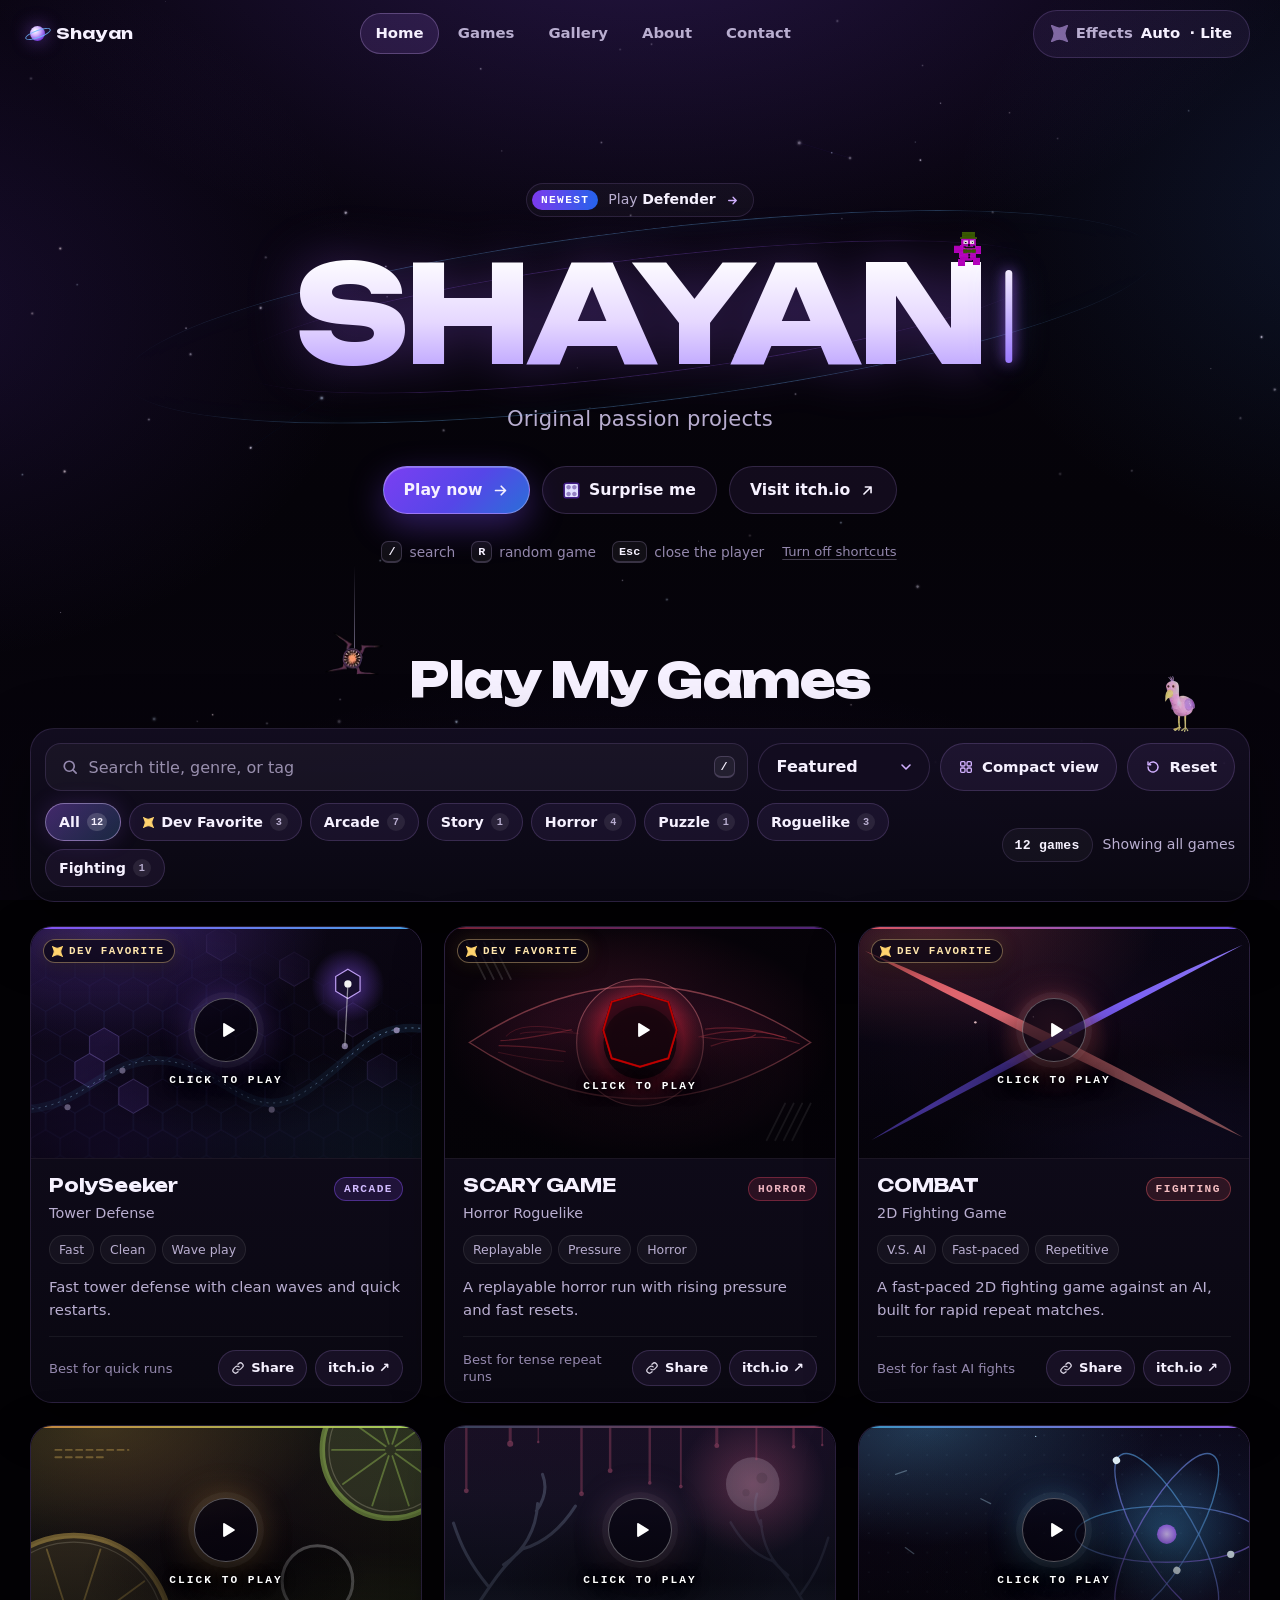
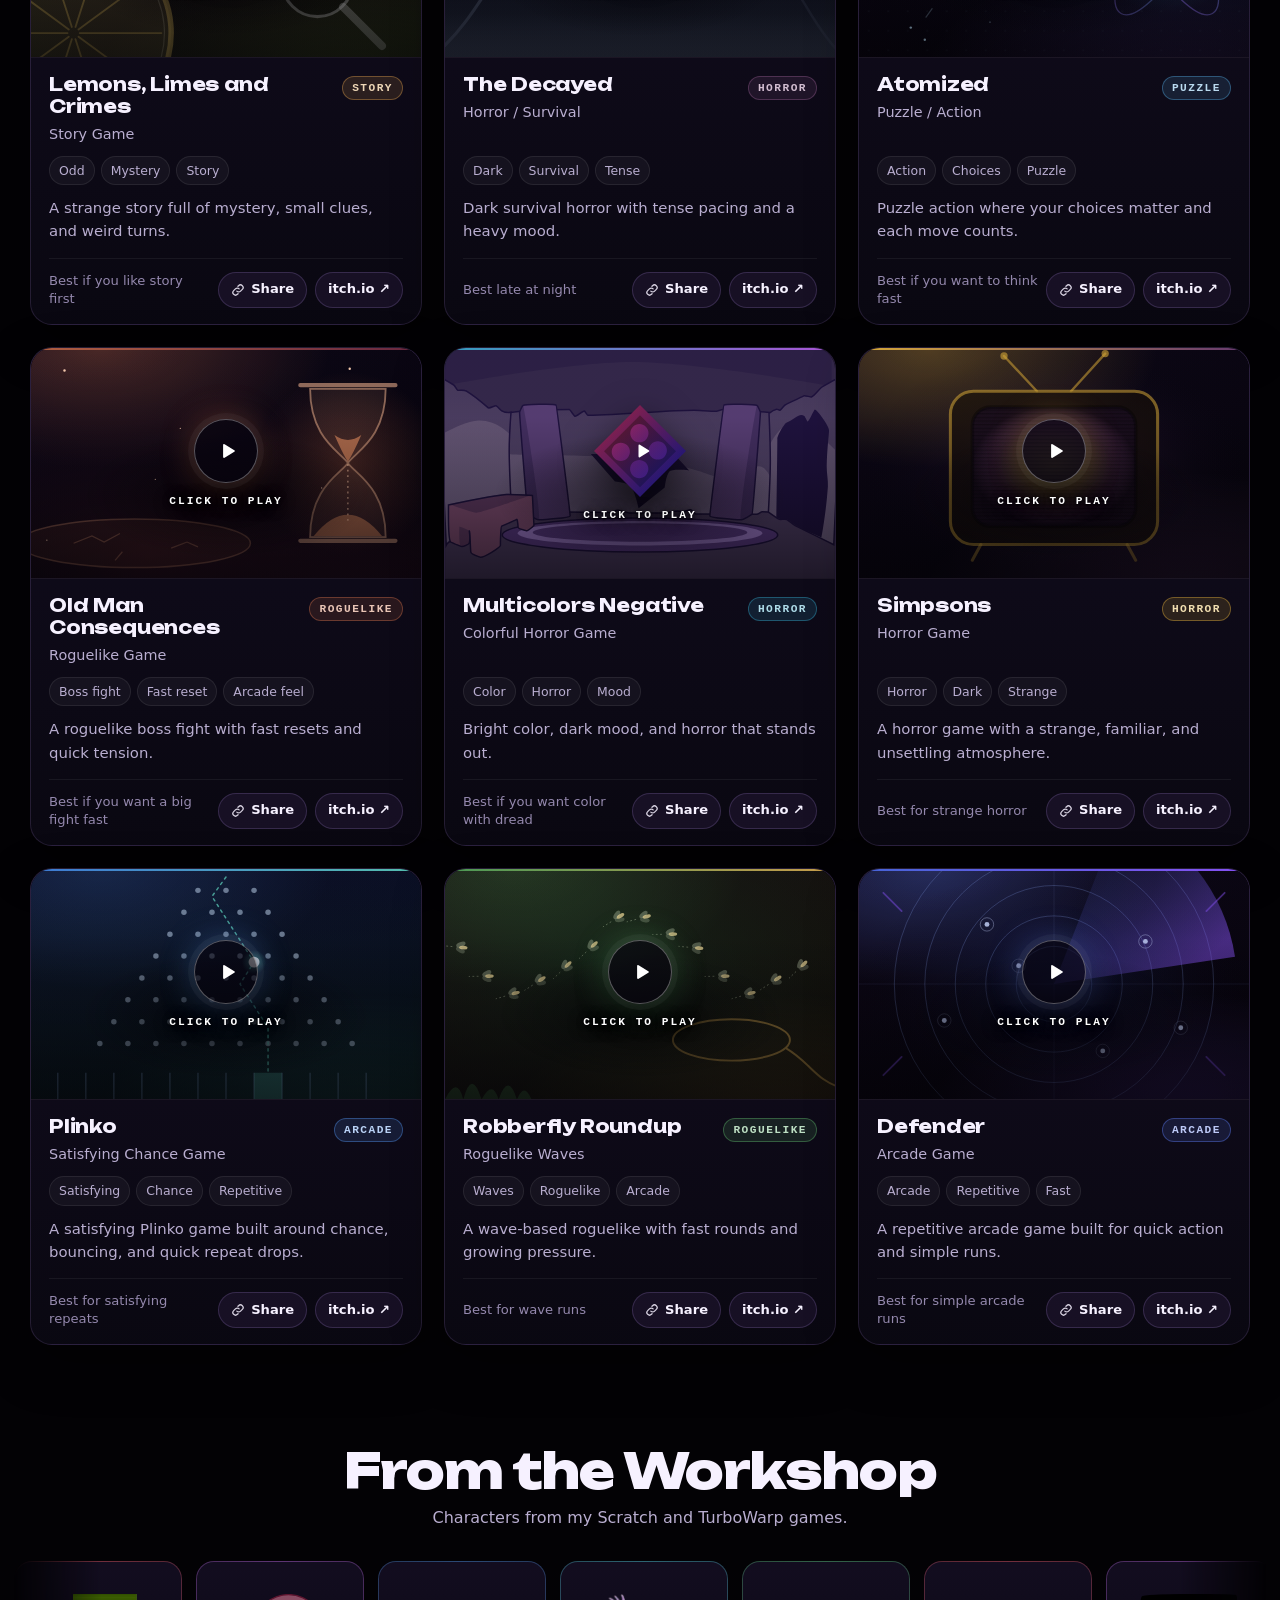
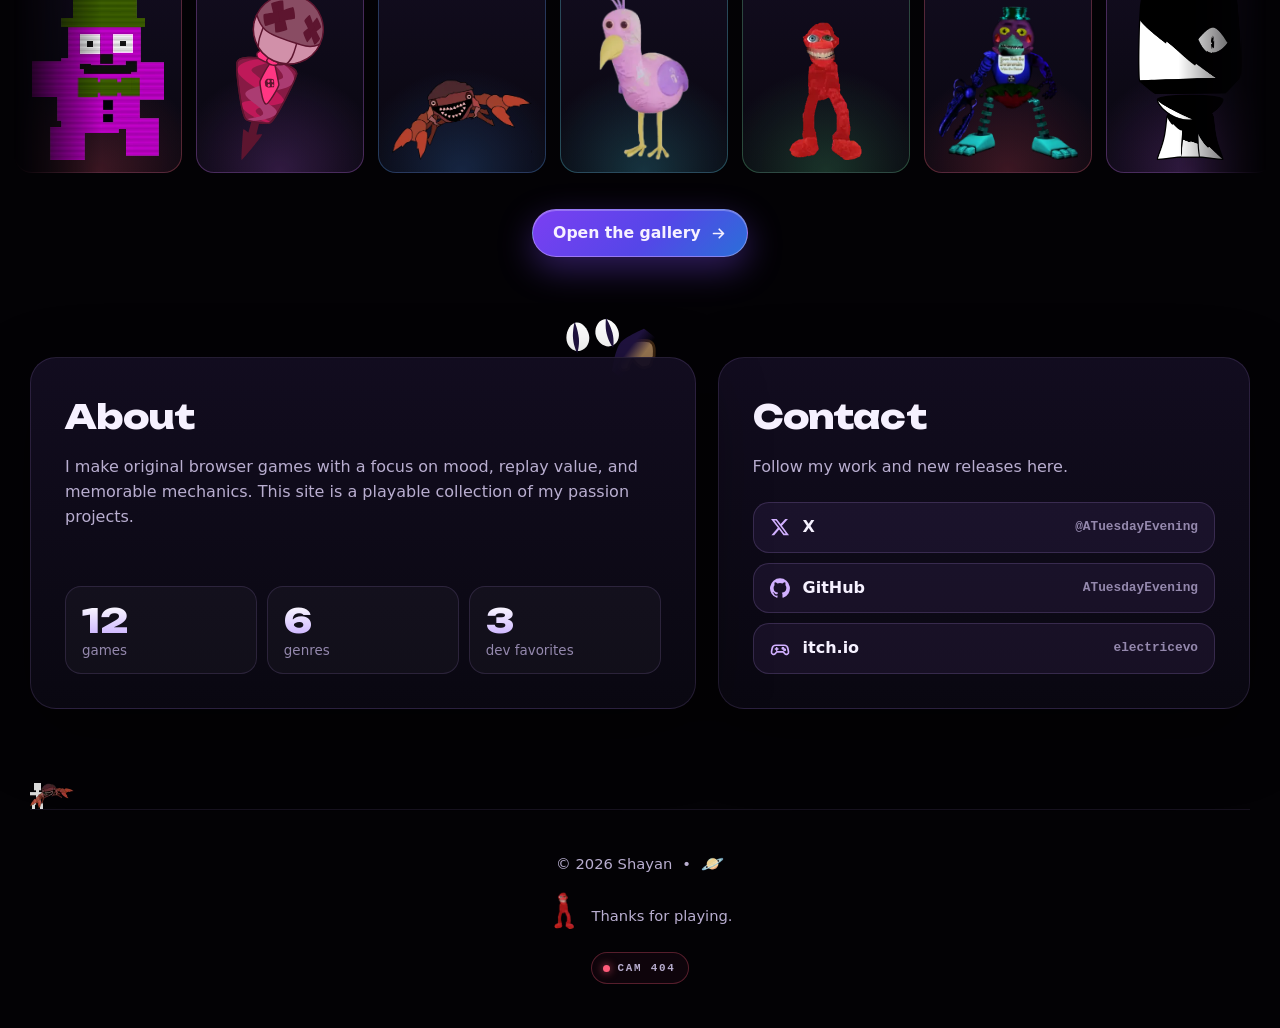
<file: index.html>
<!DOCTYPE html>
<html lang="en">
<head>
  <meta charset="UTF-8" />
  <meta name="viewport" content="width=device-width, initial-scale=1.0, viewport-fit=cover" />
  <meta name="theme-color" content="#05030a" />
  <meta name="color-scheme" content="dark" />
  <meta name="description" content="Original browser game passion projects by Shayan. Twelve indie games you can play right here: horror, arcade, roguelike, story, puzzle and fighting." />
  <meta property="og:type" content="website" />
  <meta property="og:site_name" content="Shayan | Indie Games" />
  <meta property="og:title" content="Shayan | Indie Games" />
  <meta property="og:description" content="Original passion projects. Twelve indie browser games, playable right on the page." />
  <meta property="og:url" content="https://atuesdayevening.github.io/" />
  <meta property="og:image" content="https://atuesdayevening.github.io/og-image.jpg" />
  <meta property="og:image:width" content="1200" />
  <meta property="og:image:height" content="630" />
  <meta property="og:image:alt" content="SHAYAN: original passion projects. Five characters from Shayan's games on dark tiles under a starry sky." />
  <meta name="twitter:card" content="summary_large_image" />
  <meta name="twitter:site" content="@ATuesdayEvening" />
  <meta name="twitter:image" content="https://atuesdayevening.github.io/og-image.jpg" />
  <link rel="canonical" href="https://atuesdayevening.github.io/" />
  <link rel="icon" href="data:image/svg+xml,%3Csvg xmlns='http://www.w3.org/2000/svg' viewBox='0 0 64 64'%3E%3Cdefs%3E%3CradialGradient id='p' cx='.35' cy='.32' r='.75'%3E%3Cstop offset='0' stop-color='%23fff'/%3E%3Cstop offset='.35' stop-color='%23d1b0ff'/%3E%3Cstop offset='1' stop-color='%236a2fd6'/%3E%3C/radialGradient%3E%3C/defs%3E%3Ccircle cx='32' cy='32' r='15' fill='url(%23p)'/%3E%3Cellipse cx='32' cy='33' rx='29' ry='8' fill='none' stroke='%234da8f0' stroke-width='3.5' transform='rotate(-18 32 32)'/%3E%3C/svg%3E" />
  <title>Shayan | Indie Games</title>
  <noscript><style>.hero-ghost { visibility: visible; } .typing-caret { display: none; } .marquee { display: none; }</style></noscript>
  <style>
    /* Unbounded: Copyright 2022 The Unbounded Project Authors (https://github.com/googlefonts/unbounded).
       SIL Open Font License 1.1 (https://openfontlicense.org). Embedded subset: Basic Latin, weights 500-800. */
    @font-face {
      font-family: "Unbounded";
      src: url([data-uri]) format("woff2");
      font-weight: 500 800;
      font-style: normal;
      font-display: swap;
    }

    :root {
      color-scheme: dark;
      --bg: #030205;
      --bg-soft: #090611;
      --panel: rgba(15, 10, 26, 0.9);
      --panel-solid: #0f0a1a;
      --text: #f6f1ff;
      --text-dim: #b9aed0;
      --text-faint: #9488ad;
      --line: rgba(198, 158, 255, 0.14);
      --line-strong: rgba(212, 180, 255, 0.34);
      --purple: #9f5cff;
      --purple-soft: #d1b0ff;
      --blue: #4da8f0;
      --gold: #ffd36e;
      --c1: #9f5cff;
      --c2: #4da8f0;
      --shadow: 0 24px 70px rgba(0, 0, 0, 0.48);
      --max: 1220px;
      --radius: 22px;
      --nav-height: 68px;
      --gutter: 16px;
      --font-display: "Unbounded", ui-sans-serif, system-ui, -apple-system, "Segoe UI", sans-serif;
      --font-body: ui-sans-serif, system-ui, -apple-system, BlinkMacSystemFont, "Segoe UI", Inter, Roboto, "Helvetica Neue", Arial, sans-serif;
      --font-mono: ui-monospace, "SF Mono", "Cascadia Mono", "Segoe UI Mono", "JetBrains Mono", Menlo, Consolas, monospace;
      --ease-out: cubic-bezier(0.22, 1, 0.36, 1);
      --ease-spring: cubic-bezier(0.34, 1.56, 0.64, 1);

      /* Icons are drawn with CSS masks so they inherit the text colour. */
      --i-search: url("data:image/svg+xml,%3Csvg xmlns='http://www.w3.org/2000/svg' viewBox='0 0 24 24' fill='none' stroke='%23000' stroke-width='2.2' stroke-linecap='round'%3E%3Ccircle cx='11' cy='11' r='6.5'/%3E%3Cpath d='m20 20-4.2-4.2'/%3E%3C/svg%3E");
      --i-external: url("data:image/svg+xml,%3Csvg xmlns='http://www.w3.org/2000/svg' viewBox='0 0 24 24' fill='none' stroke='%23000' stroke-width='2.3' stroke-linecap='round' stroke-linejoin='round'%3E%3Cpath d='M7 17 17 7M9 7h8v8'/%3E%3C/svg%3E");
      --i-link: url("data:image/svg+xml,%3Csvg xmlns='http://www.w3.org/2000/svg' viewBox='0 0 24 24' fill='none' stroke='%23000' stroke-width='2.2' stroke-linecap='round'%3E%3Cpath d='M10 14a4.5 4.5 0 0 0 6.4 0l3-3a4.5 4.5 0 0 0-6.4-6.4l-1.1 1.1'/%3E%3Cpath d='M14 10a4.5 4.5 0 0 0-6.4 0l-3 3a4.5 4.5 0 0 0 6.4 6.4l1.1-1.1'/%3E%3C/svg%3E");
      --i-close: url("data:image/svg+xml,%3Csvg xmlns='http://www.w3.org/2000/svg' viewBox='0 0 24 24' fill='none' stroke='%23000' stroke-width='2.4' stroke-linecap='round'%3E%3Cpath d='M6 6l12 12M18 6 6 18'/%3E%3C/svg%3E");
      --i-prev: url("data:image/svg+xml,%3Csvg xmlns='http://www.w3.org/2000/svg' viewBox='0 0 24 24' fill='none' stroke='%23000' stroke-width='2.4' stroke-linecap='round' stroke-linejoin='round'%3E%3Cpath d='m14.5 5.5-6.5 6.5 6.5 6.5'/%3E%3C/svg%3E");
      --i-next: url("data:image/svg+xml,%3Csvg xmlns='http://www.w3.org/2000/svg' viewBox='0 0 24 24' fill='none' stroke='%23000' stroke-width='2.4' stroke-linecap='round' stroke-linejoin='round'%3E%3Cpath d='m9.5 5.5 6.5 6.5-6.5 6.5'/%3E%3C/svg%3E");
      --i-expand: url("data:image/svg+xml,%3Csvg xmlns='http://www.w3.org/2000/svg' viewBox='0 0 24 24' fill='none' stroke='%23000' stroke-width='2.2' stroke-linecap='round' stroke-linejoin='round'%3E%3Cpath d='M4 9V4h5M20 9V4h-5M4 15v5h5M20 15v5h-5'/%3E%3C/svg%3E");
      --i-shrink: url("data:image/svg+xml,%3Csvg xmlns='http://www.w3.org/2000/svg' viewBox='0 0 24 24' fill='none' stroke='%23000' stroke-width='2.2' stroke-linecap='round' stroke-linejoin='round'%3E%3Cpath d='M9 4v5H4M15 4v5h5M9 20v-5H4M15 20v-5h5'/%3E%3C/svg%3E");
      --i-grid: url("data:image/svg+xml,%3Csvg xmlns='http://www.w3.org/2000/svg' viewBox='0 0 24 24' fill='none' stroke='%23000' stroke-width='2'%3E%3Crect x='4' y='4' width='6.5' height='6.5' rx='1.6'/%3E%3Crect x='13.5' y='4' width='6.5' height='6.5' rx='1.6'/%3E%3Crect x='4' y='13.5' width='6.5' height='6.5' rx='1.6'/%3E%3Crect x='13.5' y='13.5' width='6.5' height='6.5' rx='1.6'/%3E%3C/svg%3E");
      --i-rows: url("data:image/svg+xml,%3Csvg xmlns='http://www.w3.org/2000/svg' viewBox='0 0 24 24' fill='none' stroke='%23000' stroke-width='2'%3E%3Crect x='4' y='4' width='16' height='7' rx='2'/%3E%3Crect x='4' y='13' width='16' height='7' rx='2'/%3E%3C/svg%3E");
      --i-reset: url("data:image/svg+xml,%3Csvg xmlns='http://www.w3.org/2000/svg' viewBox='0 0 24 24' fill='none' stroke='%23000' stroke-width='2.2' stroke-linecap='round' stroke-linejoin='round'%3E%3Cpath d='M4.5 12a7.5 7.5 0 1 0 2.2-5.3'/%3E%3Cpath d='M4.5 4.5v4h4'/%3E%3C/svg%3E");
      /* Icons taken from the owner's own game UI (see build.mjs ownerIcon). */
      --i-sparkle: url("data:image/svg+xml,%3Csvg%20xmlns%3D%22http%3A%2F%2Fwww.w3.org%2F2000%2Fsvg%22%20version%3D%221.1%22%20width%3D%2219.9%22%20height%3D%2219.9%22%20viewBox%3D%229.3%209.3%2019.9%2019.9%22%3E%3Cg%20transform%3D%22translate(-220.75408%2C-160.75407)%22%3E%3Cg%20stroke-miterlimit%3D%2210%22%3E%3Cpath%20d%3D%22M220.75408%2C199.24599v-38.49191h38.49191v38.49191z%22%20fill%3D%22none%22%20stroke%3D%22none%22%20stroke-width%3D%220%22%2F%3E%3Cpath%20d%3D%22M239.94741%2C185.91877c-2.98724%2C0%20-8.55887%2C2.69276%20-8.55887%2C2.69276c0%2C0%202.76756%2C-5.45882%202.76756%2C-8.4706c0%2C-2.69363%20-2.76756%2C-8.75241%20-2.76756%2C-8.75241c0%2C0%205.93278%2C2.81033%208.55887%2C2.81033c3.05096%2C0%208.66413%2C-2.81033%208.66413%2C-2.81033c0%2C0%20-2.76756%2C5.8465%20-2.76756%2C8.50173c0%2C3.03488%202.76756%2C8.72128%202.76756%2C8.72128c0%2C0%20-5.93344%2C-2.69276%20-8.66413%2C-2.69276z%22%20fill-opacity%3D%221%22%20fill%3D%22%23000%22%20stroke-opacity%3D%221%22%20stroke%3D%22%23000%22%20stroke-width%3D%222%22%2F%3E%3C%2Fg%3E%3C%2Fg%3E%3C%2Fsvg%3E");
      --i-star: url("data:image/svg+xml,%3Csvg%20xmlns%3D%22http%3A%2F%2Fwww.w3.org%2F2000%2Fsvg%22%20version%3D%221.1%22%20width%3D%2219.9%22%20height%3D%2219.9%22%20viewBox%3D%229.3%209.3%2019.9%2019.9%22%3E%3Cg%20transform%3D%22translate(-220.75408%2C-160.75407)%22%3E%3Cg%20stroke-miterlimit%3D%2210%22%3E%3Cpath%20d%3D%22M220.75408%2C199.24599v-38.49191h38.49191v38.49191z%22%20fill%3D%22none%22%20stroke%3D%22none%22%20stroke-width%3D%220%22%2F%3E%3Cpath%20d%3D%22M239.94741%2C185.91877c-2.98724%2C0%20-8.55887%2C2.69276%20-8.55887%2C2.69276c0%2C0%202.76756%2C-5.45882%202.76756%2C-8.4706c0%2C-2.69363%20-2.76756%2C-8.75241%20-2.76756%2C-8.75241c0%2C0%205.93278%2C2.81033%208.55887%2C2.81033c3.05096%2C0%208.66413%2C-2.81033%208.66413%2C-2.81033c0%2C0%20-2.76756%2C5.8465%20-2.76756%2C8.50173c0%2C3.03488%202.76756%2C8.72128%202.76756%2C8.72128c0%2C0%20-5.93344%2C-2.69276%20-8.66413%2C-2.69276z%22%20fill-opacity%3D%221%22%20fill%3D%22%23000%22%20stroke-opacity%3D%221%22%20stroke%3D%22%23000%22%20stroke-width%3D%222%22%2F%3E%3C%2Fg%3E%3C%2Fg%3E%3C%2Fsvg%3E");
      --owner-dice: url("data:image/svg+xml,%3Csvg%20xmlns%3D%22http%3A%2F%2Fwww.w3.org%2F2000%2Fsvg%22%20version%3D%221.1%22%20width%3D%2226.5%22%20height%3D%2226.5%22%20viewBox%3D%2222%2022%2026.5%2026.5%22%3E%3Cdefs%3E%3ClinearGradient%20x1%3D%22240.00001%22%20y1%3D%22144.7666%22%20x2%3D%22240.00001%22%20y2%3D%22215.23342%22%20gradientUnits%3D%22userSpaceOnUse%22%20id%3D%22color-1%22%3E%3Cstop%20offset%3D%220%22%20stop-color%3D%22%23000000%22%20stop-opacity%3D%220%22%2F%3E%3Cstop%20offset%3D%221%22%20stop-color%3D%22%23000000%22%20stop-opacity%3D%220%22%2F%3E%3C%2FlinearGradient%3E%3C%2Fdefs%3E%3Cg%20transform%3D%22translate(-204.7666%2C-144.7666)%22%3E%3Cg%20stroke-miterlimit%3D%2210%22%3E%3Cpath%20d%3D%22M228.53408%2C187.92972c0%2C-5.21177%200%2C-14.71249%200%2C-16.50236c0%2C-1.35195%202.22192%2C-2.78611%204.07201%2C-2.78611c2.78431%2C0%2010.87496%2C0%2015.43078%2C0c1.92191%2C0%203.21474%2C0.94319%203.21474%2C1.92885c0%2C1.67104%200.21432%2C11.89913%200.21432%2C17.35962c0%2C2.05076%20-1.77579%2C3.42906%20-3.21474%2C3.42906c-2.76464%2C0%20-12.46071%2C0%20-17.14531%2C0c-1.56586%2C0%20-2.5718%2C-1.38451%20-2.5718%2C-3.42906z%22%20fill%3D%22%23e1dfff%22%20stroke%3D%22%23421d86%22%20stroke-width%3D%222.5%22%2F%3E%3Cg%20fill%3D%22%239481c4%22%20stroke%3D%22%23421d86%22%20stroke-width%3D%220%22%3E%3Cpath%20d%3D%22M240.99298%2C175.13256c0%2C-1.93008%201.56464%2C-3.49471%203.49471%2C-3.49471c1.93008%2C0%203.49471%2C1.56464%203.49471%2C3.49471c0%2C1.93008%20-1.56464%2C3.49472%20-3.49471%2C3.49472c-1.93008%2C0%20-3.49471%2C-1.56464%20-3.49471%2C-3.49472z%22%2F%3E%3Cpath%20d%3D%22M240.99298%2C185.36099c0%2C-1.93008%201.56464%2C-3.49472%203.49471%2C-3.49472c1.93008%2C0%203.49471%2C1.56464%203.49471%2C3.49472c0%2C1.93008%20-1.56464%2C3.49471%20-3.49471%2C3.49471c-1.93008%2C0%20-3.49471%2C-1.56464%20-3.49471%2C-3.49471z%22%2F%3E%3C%2Fg%3E%3Cg%20fill%3D%22%239481c4%22%20stroke%3D%22%23421d86%22%20stroke-width%3D%220%22%3E%3Cpath%20d%3D%22M231.95788%2C175.13256c0%2C-1.93008%201.56464%2C-3.49471%203.49471%2C-3.49471c1.93008%2C0%203.49472%2C1.56464%203.49472%2C3.49471c0%2C1.93008%20-1.56464%2C3.49472%20-3.49472%2C3.49472c-1.93008%2C0%20-3.49471%2C-1.56464%20-3.49471%2C-3.49472z%22%2F%3E%3Cpath%20d%3D%22M231.95788%2C185.36099c0%2C-1.93008%201.56464%2C-3.49472%203.49471%2C-3.49472c1.93008%2C0%203.49472%2C1.56464%203.49472%2C3.49472c0%2C1.93008%20-1.56464%2C3.49471%20-3.49472%2C3.49471c-1.93008%2C0%20-3.49471%2C-1.56464%20-3.49471%2C-3.49471z%22%2F%3E%3C%2Fg%3E%3Cpath%20d%3D%22M204.7666%2C215.23342v-70.46681h70.46681v70.46681z%22%20fill%3D%22url(%23color-1)%22%20stroke%3D%22%23000000%22%20stroke-width%3D%220%22%2F%3E%3C%2Fg%3E%3C%2Fg%3E%3C%2Fsvg%3E");
      --i-up: url("data:image/svg+xml,%3Csvg xmlns='http://www.w3.org/2000/svg' viewBox='0 0 24 24' fill='none' stroke='%23000' stroke-width='2.4' stroke-linecap='round' stroke-linejoin='round'%3E%3Cpath d='M12 19V5M5.5 11.5 12 5l6.5 6.5'/%3E%3C/svg%3E");
      --i-arrow: url("data:image/svg+xml,%3Csvg xmlns='http://www.w3.org/2000/svg' viewBox='0 0 24 24' fill='none' stroke='%23000' stroke-width='2.4' stroke-linecap='round' stroke-linejoin='round'%3E%3Cpath d='M5 12h14M13 6l6 6-6 6'/%3E%3C/svg%3E");
      --i-x: url("data:image/svg+xml,%3Csvg xmlns='http://www.w3.org/2000/svg' viewBox='0 0 24 24'%3E%3Cpath d='M18.24 2.25h3.31l-7.23 8.26 8.5 11.24h-6.65l-5.21-6.82-5.97 6.82H1.68l7.73-8.84L1.25 2.25h6.83l4.71 6.23zm-1.16 17.52h1.83L7.08 4.13H5.12z'/%3E%3C/svg%3E");
      --i-github: url("data:image/svg+xml,%3Csvg xmlns='http://www.w3.org/2000/svg' viewBox='0 0 24 24'%3E%3Cpath d='M12 .3a12 12 0 0 0-3.8 23.38c.6.12.83-.26.83-.57l-.02-2.04c-3.34.72-4.04-1.61-4.04-1.61-.55-1.39-1.34-1.76-1.34-1.76-1.09-.74.08-.73.08-.73 1.2.09 1.84 1.24 1.84 1.24 1.07 1.83 2.8 1.3 3.49 1 .1-.78.42-1.31.76-1.61-2.67-.3-5.47-1.33-5.47-5.93 0-1.31.47-2.38 1.24-3.22-.14-.3-.54-1.52.1-3.18 0 0 1.01-.32 3.3 1.23a11.5 11.5 0 0 1 6 0c2.28-1.55 3.29-1.23 3.29-1.23.64 1.66.24 2.88.12 3.18a4.65 4.65 0 0 1 1.23 3.22c0 4.61-2.8 5.63-5.48 5.92.42.36.81 1.1.81 2.22l-.01 3.29c0 .32.21.69.82.57A12 12 0 0 0 12 .3'/%3E%3C/svg%3E");
      --i-pad: url("data:image/svg+xml,%3Csvg xmlns='http://www.w3.org/2000/svg' viewBox='0 0 24 24' fill='none' stroke='%23000' stroke-width='2' stroke-linecap='round' stroke-linejoin='round'%3E%3Cpath d='M7 7.5h10a4.5 4.5 0 0 1 4.4 3.6l.8 4.2a2.6 2.6 0 0 1-4.6 2.1L16 15.5H8l-1.6 1.9a2.6 2.6 0 0 1-4.6-2.1l.8-4.2A4.5 4.5 0 0 1 7 7.5z'/%3E%3Cpath d='M8 10.5v3M6.5 12h3'/%3E%3Ccircle cx='15.5' cy='11' r='.8' fill='%23000'/%3E%3Ccircle cx='17.5' cy='13' r='.8' fill='%23000'/%3E%3C/svg%3E");
      --i-chevron: url("data:image/svg+xml,%3Csvg xmlns='http://www.w3.org/2000/svg' viewBox='0 0 24 24' fill='none' stroke='%23d1b0ff' stroke-width='2.4' stroke-linecap='round' stroke-linejoin='round'%3E%3Cpath d='m6 9 6 6 6-6'/%3E%3C/svg%3E");
      --i-play-fill: url("data:image/svg+xml,%3Csvg xmlns='http://www.w3.org/2000/svg' viewBox='0 0 24 24'%3E%3Cpath d='M8.6 5.3a1 1 0 0 0-1.5.86v11.68a1 1 0 0 0 1.5.86l9.7-5.84a1 1 0 0 0 0-1.72z' fill='%23fff'/%3E%3C/svg%3E");
    }

    *,
    *::before,
    *::after {
      box-sizing: border-box;
      margin: 0;
      padding: 0;
    }

    html {
      scroll-behavior: smooth;
      scroll-padding-top: calc(var(--nav-height) + 22px);
      background: var(--bg);
      -webkit-text-size-adjust: 100%;
      text-size-adjust: 100%;
    }

    body {
      min-height: 100vh;
      overflow-x: hidden;
      color: var(--text);
      font-family: var(--font-body);
      line-height: 1.55;
      -webkit-font-smoothing: antialiased;
      -moz-osx-font-smoothing: grayscale;
    }

    /* A fixed, static nebula layer. No filters and no animation: it is painted once. */
    body::before {
      content: "";
      position: fixed;
      inset: 0;
      z-index: -1;
      pointer-events: none;
      background:
        radial-gradient(75% 58% at 50% -10%, rgba(126, 74, 228, 0.24), transparent 70%),
        radial-gradient(48% 55% at -6% 34%, rgba(104, 58, 200, 0.17), transparent 72%),
        radial-gradient(44% 52% at 106% 24%, rgba(58, 130, 224, 0.13), transparent 72%),
        radial-gradient(65% 50% at 50% 110%, rgba(92, 50, 180, 0.16), transparent 72%),
        linear-gradient(180deg, #08040f 0%, #050309 55%, #07040d 100%);
    }

    #space-canvas {
      position: fixed;
      inset: 0 0 auto 0;
      width: 100%;
      height: 100vh;
      height: 100lvh;
      pointer-events: none;
      z-index: 0;
      opacity: 0.92;
    }

    .topbar,
    header,
    main,
    footer,
    .player-shell {
      position: relative;
      z-index: 1;
    }

    @keyframes caretBlink {
      0%, 48% { opacity: 1; }
      49%, 100% { opacity: 0; }
    }

    @keyframes cardIn {
      from { opacity: 0; transform: translateY(22px) scale(0.985); }
    }

    @keyframes riseIn {
      from { opacity: 0; transform: translateY(14px); }
    }

    @keyframes livePulse {
      0% { box-shadow: 0 0 0 0 var(--pulse, rgba(255, 91, 122, 0.55)); }
      70%, 100% { box-shadow: 0 0 0 9px rgba(255, 91, 122, 0); }
    }

    @keyframes spin {
      to { transform: rotate(360deg); }
    }

    @keyframes diceRoll {
      0% { transform: rotate(0deg) scale(1); }
      50% { transform: rotate(200deg) scale(1.18); }
      100% { transform: rotate(360deg) scale(1); }
    }

    a,
    button,
    input,
    select {
      font: inherit;
    }

    button,
    select {
      color: inherit;
    }

    button {
      -webkit-tap-highlight-color: transparent;
    }

    a {
      color: inherit;
    }

    :focus-visible {
      outline: 2px solid rgba(226, 197, 255, 0.96);
      outline-offset: 3px;
    }

    /* Pixel cursors from "boys game" (mouse and trackpad only). */
    @media (hover: hover) and (pointer: fine) {
      html,
      html * {
        cursor: url("assets/ui/cursor-arrow.png") 0 0, auto;
        cursor: image-set(url("assets/ui/cursor-arrow.png") 1x, url("assets/ui/cursor-arrow@2x.png") 2x) 0 0, auto;
      }

      html :is(a, button, select, summary, [role="button"], .play-overlay, .embed-placeholder, .art-open, .marquee-item) {
        cursor: url("assets/ui/cursor-point.png") 4 0, pointer;
        cursor: image-set(url("assets/ui/cursor-point.png") 1x, url("assets/ui/cursor-point@2x.png") 2x) 4 0, pointer;
      }

      html :is(#random-game, #random-game *) {
        cursor: url("assets/ui/cursor-sparkle.png") 6 4, pointer;
        cursor: image-set(url("assets/ui/cursor-sparkle.png") 1x, url("assets/ui/cursor-sparkle@2x.png") 2x) 6 4, pointer;
      }

      html :is(input[type="search"], input[type="text"], textarea) {
        cursor: text;
      }
    }

    .ico {
      display: inline-block;
      flex: 0 0 auto;
      width: 1.1em;
      height: 1.1em;
      background: currentColor;
      -webkit-mask: var(--i) center / contain no-repeat;
      mask: var(--i) center / contain no-repeat;
    }

    .ico-search { --i: var(--i-search); }
    /* The dice from "MulticoloRs NEGATIVE", in its own colours. */
    .ico-dice { background: var(--owner-dice) center / contain no-repeat; -webkit-mask: none; mask: none; }
    .ico-external { --i: var(--i-external); }
    .ico-close { --i: var(--i-close); }
    .ico-prev { --i: var(--i-prev); }
    .ico-next { --i: var(--i-next); }
    .ico-expand { --i: var(--i-expand); }
    .ico-reset { --i: var(--i-reset); }
    .ico-sparkle { --i: var(--i-sparkle); }
    .ico-up { --i: var(--i-up); }
    .ico-arrow { --i: var(--i-arrow); }
    .ico-x { --i: var(--i-x); }
    .ico-github { --i: var(--i-github); }
    .ico-pad { --i: var(--i-pad); }

    .visually-hidden {
      position: absolute !important;
      width: 1px;
      height: 1px;
      overflow: hidden;
      clip: rect(0 0 0 0);
      clip-path: inset(50%);
      white-space: nowrap;
    }

    .skip-link {
      position: fixed;
      left: 16px;
      top: 12px;
      z-index: 2000;
      padding: 10px 16px;
      border-radius: 999px;
      background: #1b1030;
      border: 1px solid var(--line-strong);
      color: var(--text);
      font-weight: 700;
      text-decoration: none;
      transform: translateY(-160%);
      transition: transform 0.2s var(--ease-out);
    }

    .skip-link:focus-visible {
      transform: translateY(0);
    }

    kbd {
      display: inline-grid;
      place-items: center;
      min-width: 1.75em;
      padding: 3px 6px 2px;
      border: 1px solid rgba(214, 190, 255, 0.2);
      border-bottom-width: 2px;
      border-radius: 7px;
      background: rgba(255, 255, 255, 0.05);
      color: var(--text);
      font: 650 0.74rem/1.2 var(--font-mono);
    }

    /* ---------- Scroll progress ---------- */
    .progress-track {
      position: fixed;
      inset: 0 0 auto;
      z-index: 1200;
      height: 2px;
      pointer-events: none;
    }

    .progress-bar {
      width: 100%;
      height: 100%;
      background: linear-gradient(90deg, var(--purple), var(--blue));
      box-shadow: 0 0 14px rgba(159, 92, 255, 0.65);
      transform: scaleX(0);
      transform-origin: left;
      will-change: transform;
    }

    /* ---------- Navigation ---------- */
    .topbar {
      position: sticky;
      top: 0;
      z-index: 1100;
      height: var(--nav-height);
      border-bottom: 1px solid transparent;
      background: transparent;
      transition: background 0.3s ease, border-color 0.3s ease;
    }

    .topbar.scrolled {
      border-bottom-color: rgba(198, 158, 255, 0.1);
      background: rgba(5, 3, 10, 0.78);
      -webkit-backdrop-filter: blur(14px) saturate(130%);
      backdrop-filter: blur(14px) saturate(130%);
    }

    .fx-lite .topbar.scrolled {
      -webkit-backdrop-filter: none;
      backdrop-filter: none;
      background: rgba(6, 4, 12, 0.985);
    }

    .topbar-inner {
      width: min(var(--max), calc(100% - 2 * var(--gutter)));
      height: 100%;
      margin: 0 auto;
      display: flex;
      align-items: center;
      justify-content: space-between;
      gap: 12px;
    }

    .brand {
      display: inline-flex;
      align-items: center;
      gap: 11px;
      flex: 0 0 auto;
      text-decoration: none;
      font-family: var(--font-display);
      font-weight: 700;
      font-size: 0.98rem;
      letter-spacing: 0.01em;
      white-space: nowrap;
    }

    .brand-mark {
      position: relative;
      width: 15px;
      height: 15px;
      flex: 0 0 15px;
      border-radius: 50%;
      background: radial-gradient(circle at 35% 32%, #fff, var(--purple-soft) 34%, #6a2fd6 78%);
      box-shadow: 0 0 18px rgba(159, 92, 255, 0.62);
    }

    .brand-mark::after {
      content: "";
      position: absolute;
      left: 50%;
      top: 50%;
      width: 27px;
      height: 8px;
      border: 1.5px solid rgba(110, 185, 255, 0.85);
      border-radius: 50%;
      transform: translate(-50%, -50%) rotate(-20deg);
      transition: transform 0.6s var(--ease-spring);
    }

    @media (hover: hover) and (pointer: fine) {
      .brand:hover .brand-mark::after {
        transform: translate(-50%, -50%) rotate(-20deg) scale(1.18);
      }
    }

    .nav-links,
    .top-actions,
    .hero-buttons,
    .search-row,
    .chip-row,
    .filter-group,
    .status-group,
    .meta-row,
    .card-actions,
    .player-actions,
    .player-bottom-row,
    .links,
    .footer-top {
      display: flex;
      align-items: center;
      gap: 10px;
      flex-wrap: wrap;
    }

    .nav-links {
      gap: 4px;
      justify-content: center;
      flex-wrap: nowrap;
    }

    .nav-link,
    .button,
    .filter-chip,
    .icon-button,
    .game-link,
    .share-button,
    .player-button,
    .links a,
    .scroll-top,
    .mini-player button {
      border: 1px solid rgba(198, 158, 255, 0.18);
      border-radius: 999px;
      background: rgba(177, 114, 255, 0.08);
      color: var(--text);
      text-decoration: none;
      font-weight: 700;
      cursor: pointer;
      transition: transform 0.2s var(--ease-out), background 0.2s ease, border-color 0.2s ease, box-shadow 0.2s ease, color 0.2s ease, opacity 0.2s ease;
    }

    .nav-link {
      padding: 8px 14px;
      border-color: transparent;
      background: transparent;
      color: var(--text-dim);
      font-size: 0.93rem;
    }

    .nav-link.active {
      color: var(--text);
      background: rgba(177, 114, 255, 0.14);
      border-color: rgba(216, 181, 255, 0.28);
    }

    .effects-toggle {
      display: inline-flex;
      align-items: center;
      gap: 8px;
      min-height: 40px;
      padding: 0 14px;
      white-space: nowrap;
      font-size: 0.86rem;
    }

    .effects-toggle .ico {
      color: var(--purple-soft);
      transition: transform 0.45s var(--ease-spring);
    }

    .effects-prefix {
      color: var(--text-dim);
      font-weight: 600;
    }

    .effects-mode-detail {
      margin-left: -4px;
      white-space: pre;
    }

    .effects-toggle[data-mode="lite"] .ico {
      opacity: 0.55;
    }

    @media (hover: hover) and (pointer: fine) {
      .nav-link:hover {
        color: var(--text);
        background: rgba(177, 114, 255, 0.1);
      }

      .button:hover,
      .filter-chip:hover,
      .icon-button:hover,
      .game-link:hover,
      .share-button:hover,
      .player-button:hover,
      .links a:hover,
      .scroll-top:hover,
      .mini-player button:hover {
        transform: translateY(-2px);
        background: rgba(177, 114, 255, 0.16);
        border-color: rgba(220, 185, 255, 0.36);
        box-shadow: 0 12px 28px rgba(0, 0, 0, 0.22);
      }

      .effects-toggle:hover .ico {
        transform: rotate(90deg) scale(1.1);
      }
    }

    .button:active,
    .filter-chip:active,
    .icon-button:active,
    .game-link:active,
    .share-button:active,
    .player-button:active,
    .links a:active,
    .mini-player button:active {
      transform: translateY(0) scale(0.97);
    }


    /* ---------- Hero ---------- */
    header {
      width: min(1060px, calc(100% - 2 * var(--gutter)));
      overflow-x: clip;
      margin: 0 auto;
      padding: clamp(64px, 9vw, 116px) 0 clamp(56px, 7vw, 88px);
      text-align: center;
    }

    .hero-pill {
      display: inline-flex;
      align-items: center;
      gap: 10px;
      max-width: 100%;
      margin-bottom: clamp(22px, 3vw, 30px);
      padding: 5px 14px 5px 5px;
      border: 1px solid var(--line);
      border-radius: 999px;
      background: rgba(255, 255, 255, 0.03);
      color: var(--text-dim);
      font-size: 0.88rem;
      text-decoration: none;
      transition: border-color 0.25s ease, background 0.25s ease, color 0.25s ease;
      animation: riseIn 0.8s var(--ease-out) 0.1s backwards;
    }

    .hero-pill .pill-tag {
      padding: 5px 9px 4px;
      border-radius: 999px;
      background: linear-gradient(90deg, #7c3aed, #2563eb);
      color: #fff;
      font: 700 0.7rem/1 var(--font-mono);
      letter-spacing: 0.12em;
      text-transform: uppercase;
    }

    .hero-pill strong {
      color: var(--text);
      font-weight: 700;
    }

    .hero-pill .ico {
      width: 0.95em;
      height: 0.95em;
      color: var(--purple-soft);
      transition: transform 0.25s var(--ease-out);
    }

    @media (hover: hover) and (pointer: fine) {
      .hero-pill:hover {
        border-color: var(--line-strong);
        background: rgba(177, 114, 255, 0.08);
        color: var(--text);
      }

      .hero-pill:hover .ico {
        transform: translateX(3px);
      }
    }

    .hero-title-wrap {
      display: flex;
      justify-content: center;
    }

    .hero-title {
      position: relative;
      display: inline-block;
      font-family: var(--font-display);
      font-size: clamp(3.3rem, 12.4vw, 8.4rem);
      font-weight: 800;
      line-height: 1;
      letter-spacing: -0.035em;
      white-space: nowrap;
    }

    /* The invisible full name reserves the final size, so typing never shifts the layout. */
    .hero-ghost {
      visibility: hidden;
    }

    .hero-typed {
      position: absolute;
      left: 0;
      top: 0;
      white-space: nowrap;
    }

    #typed-name {
      background: linear-gradient(180deg, #ffffff 15%, #e6d8ff 55%, #a98bff 100%);
      -webkit-background-clip: text;
      background-clip: text;
      color: transparent;
      filter: drop-shadow(0 0 26px rgba(159, 92, 255, 0.32));
    }

    .typing-caret {
      position: relative;
      display: inline-block;
      margin-left: 0.03em;
      color: transparent;
      font-weight: 500;
      letter-spacing: 0;
      animation: caretBlink 1s steps(1) infinite;
    }

    .typing-caret::before {
      content: "";
      position: absolute;
      left: 50%;
      top: 0.17em;
      bottom: 0.14em;
      width: max(3px, 0.055em);
      transform: translateX(-50%);
      border-radius: 999px;
      background: linear-gradient(180deg, #f3ebff, #9a78ff);
      box-shadow: 0 0 14px rgba(159, 92, 255, 0.85), 0 0 34px rgba(110, 160, 255, 0.35);
    }

    /* Two faint orbit rings behind the name, echoing the planet in the logo. */
    .hero-title-wrap {
      position: relative;
    }

    .hero-title-wrap::before,
    .hero-title-wrap::after {
      content: "";
      position: absolute;
      left: 50%;
      top: 52%;
      border-radius: 50%;
      pointer-events: none;
      transform: translate(-50%, -50%) rotate(-7deg);
    }

    .hero-title-wrap::before {
      width: min(1040px, 118%, calc(100vw - 32px));
      aspect-ratio: 6 / 1;
      border: 1px solid rgba(110, 185, 255, 0.3);
      box-shadow: 0 0 28px rgba(77, 168, 240, 0.1), inset 0 0 28px rgba(77, 168, 240, 0.05);
      -webkit-mask: linear-gradient(90deg, transparent, #000 22%, #000 78%, transparent);
      mask: linear-gradient(90deg, transparent, #000 22%, #000 78%, transparent);
    }

    .hero-title-wrap::after {
      width: min(820px, 94%, calc(100vw - 48px));
      aspect-ratio: 7 / 1;
      border: 1px solid rgba(159, 92, 255, 0.24);
      -webkit-mask: linear-gradient(90deg, transparent, #000 25%, #000 75%, transparent);
      mask: linear-gradient(90deg, transparent, #000 25%, #000 75%, transparent);
    }

    .hero-title {
      z-index: 1;
    }

    .tagline {
      max-width: 720px;
      margin: 22px auto 0;
      color: var(--text-dim);
      font-size: clamp(1.05rem, 2vw, 1.32rem);
      letter-spacing: 0.01em;
      animation: riseIn 0.8s var(--ease-out) 0.25s backwards;
    }

    .hero-buttons {
      justify-content: center;
      gap: 12px;
      margin-top: 30px;
      animation: riseIn 0.8s var(--ease-out) 0.38s backwards;
    }

    .button {
      display: inline-flex;
      align-items: center;
      gap: 9px;
      min-height: 48px;
      padding: 0 20px;
      font-size: 0.98rem;
    }

    .button.primary {
      border-color: rgba(226, 200, 255, 0.4);
      background: linear-gradient(135deg, #7b3ff2 0%, #5546e8 55%, #2a6fd8 100%);
      box-shadow: 0 12px 34px rgba(122, 70, 240, 0.38), inset 0 1px 0 rgba(255, 255, 255, 0.25);
    }

    .button.primary .ico {
      transition: transform 0.25s var(--ease-out);
    }

    @media (hover: hover) and (pointer: fine) {
      .button.primary:hover {
        background: linear-gradient(135deg, #8a52ff 0%, #6156f0 55%, #3479e0 100%);
        box-shadow: 0 16px 40px rgba(122, 70, 240, 0.5), inset 0 1px 0 rgba(255, 255, 255, 0.3);
      }

      .button.primary:hover .ico {
        transform: translateX(3px);
      }
    }

    .button.rolling .ico-dice {
      animation: diceRoll 0.55s var(--ease-out);
    }

    .hero-hint {
      display: flex;
      flex-wrap: wrap;
      justify-content: center;
      align-items: center;
      gap: 8px 16px;
      margin-top: 24px;
      color: var(--text-faint);
      font-size: 0.86rem;
      animation: riseIn 0.8s var(--ease-out) 0.5s backwards;
    }

    .hero-hint span {
      display: inline-flex;
      align-items: center;
      gap: 7px;
      transition: opacity 0.2s ease;
    }

    .hint-toggle {
      padding: 4px 2px;
      border: 0;
      background: none;
      color: var(--text-faint);
      font-size: 0.82rem;
      text-decoration: underline;
      text-decoration-color: rgba(185, 174, 208, 0.35);
      text-underline-offset: 3px;
      cursor: pointer;
    }

    .hint-toggle:hover {
      color: var(--text);
    }

    .shortcuts-off .hero-hint span,
    .shortcuts-off .player-keys .key-letter {
      opacity: 0.4;
    }

    .shortcuts-off .search-kbd {
      display: none;
    }

    @media (hover: none), (pointer: coarse) {
      .hero-hint {
        display: none;
      }
    }

    /* ---------- Layout ---------- */
    main,
    .player-shell {
      width: min(var(--max), calc(100% - 2 * var(--gutter)));
      margin-inline: auto;
    }

    section {
      margin-bottom: clamp(70px, 9vw, 100px);
    }

    .section-head {
      margin-bottom: 22px;
      text-align: center;
    }

    .section-title {
      font-family: var(--font-display);
      font-size: clamp(1.9rem, 4.6vw, 3.05rem);
      font-weight: 800;
      line-height: 1.06;
      letter-spacing: -0.03em;
    }

    .control-panel,
    .game-card,
    .panel-box,
    .player-shell {
      border: 1px solid var(--line);
      background: linear-gradient(180deg, rgba(19, 13, 33, 0.94), rgba(10, 8, 18, 0.95));
      box-shadow: var(--shadow);
    }

    /* ---------- Search and filters ---------- */
    .control-panel {
      padding: 14px;
      border-radius: 24px;
    }

    .search-row {
      align-items: stretch;
    }

    .search-box {
      flex: 1 1 240px;
      min-width: 0;
      display: flex;
      align-items: center;
      gap: 10px;
      min-height: 48px;
      padding: 0 12px 0 15px;
      border-radius: 16px;
      border: 1px solid rgba(198, 158, 255, 0.14);
      background: rgba(255, 255, 255, 0.035);
      cursor: text;
      transition: background 0.2s ease, border-color 0.2s ease, box-shadow 0.2s ease;
    }

    .search-box > .ico {
      color: var(--text-faint);
      transition: color 0.2s ease;
    }

    .search-box:focus-within {
      background: rgba(177, 114, 255, 0.08);
      border-color: #e2c5ff;
      box-shadow: 0 0 0 2px #05030a, 0 0 0 4px rgba(226, 197, 255, 0.9);
    }

    .search-box:focus-within > .ico {
      color: var(--purple-soft);
    }

    .search-input {
      min-width: 0;
      width: 100%;
      height: 46px;
      border: none;
      outline: none;
      background: transparent;
      color: var(--text);
      font-size: 1rem;
    }

    .search-input::placeholder {
      color: rgba(185, 174, 208, 0.8);
    }

    .search-input::-webkit-search-cancel-button {
      -webkit-appearance: none;
      width: 16px;
      height: 16px;
      background: var(--text-dim);
      -webkit-mask: var(--i-close) center / contain no-repeat;
      mask: var(--i-close) center / contain no-repeat;
      cursor: pointer;
    }

    .search-kbd {
      flex: 0 0 auto;
    }

    .search-box:focus-within .search-kbd,
    .search-input:not(:placeholder-shown) ~ .search-kbd {
      display: none;
    }

    @media (hover: none), (pointer: coarse) {
      .search-kbd {
        display: none;
      }
    }

    .sort-select {
      flex: 0 0 auto;
      min-width: 150px;
      min-height: 48px;
      padding: 0 42px 0 18px;
      border: 1px solid rgba(198, 158, 255, 0.17);
      border-radius: 999px;
      outline: none;
      -webkit-appearance: none;
      appearance: none;
      color-scheme: dark;
      background: #120c1f var(--i-chevron) right 15px center / 16px no-repeat;
      color: var(--text);
      font-weight: 600;
      cursor: pointer;
      transition: border-color 0.2s ease, box-shadow 0.2s ease, background-color 0.2s ease;
    }

    .sort-select:hover {
      background-color: #170f28;
    }

    .sort-select:focus {
      outline: none;
    }

    .sort-select:focus-visible {
      border-color: #e2c5ff;
      box-shadow: 0 0 0 2px #05030a, 0 0 0 4px rgba(226, 197, 255, 0.9);
    }

    .sort-select option {
      color: var(--text);
      background: #120c1f;
    }

    .sort-select option:checked {
      background: #2a1a48;
    }

    .icon-button {
      display: inline-flex;
      align-items: center;
      justify-content: center;
      gap: 8px;
      min-height: 48px;
      padding: 0 17px;
      font-size: 0.93rem;
    }

    .icon-button .ico {
      color: var(--purple-soft);
    }

    #compact-toggle .ico {
      --i: var(--i-grid);
    }

    #compact-toggle[aria-pressed="true"] {
      background: rgba(177, 114, 255, 0.17);
      border-color: rgba(216, 181, 255, 0.36);
    }

    #compact-toggle[aria-pressed="true"] .ico {
      --i: var(--i-rows);
    }

    .chip-row {
      justify-content: space-between;
      align-items: center;
      gap: 12px;
      margin-top: 12px;
    }

    .filter-group {
      flex: 1 1 600px;
      gap: 8px;
    }

    .filter-chip {
      display: inline-flex;
      align-items: center;
      min-height: 38px;
      padding: 0 13px;
      font-size: 0.89rem;
      white-space: nowrap;
    }

    .filter-chip.active {
      background: linear-gradient(135deg, rgba(160, 96, 255, 0.36), rgba(77, 168, 240, 0.2));
      border-color: rgba(222, 190, 255, 0.46);
      box-shadow: 0 0 22px rgba(159, 92, 255, 0.18);
    }

    .filter-chip.is-empty:not(.active) {
      opacity: 0.45;
    }

    /* The owner's four-point star (also on the Dev Favorite badges) marks the Dev Favorite filter. */
    .filter-chip[data-filter="dev-favorite"]::before {
      content: "";
      flex: 0 0 auto;
      width: 11px;
      height: 11px;
      margin-right: 7px;
      background: var(--gold);
      -webkit-mask: var(--i-star) center / contain no-repeat;
      mask: var(--i-star) center / contain no-repeat;
    }

    .filter-count {
      display: inline-grid;
      place-items: center;
      min-width: 1.75em;
      height: 1.75em;
      margin-left: 7px;
      padding-inline: 0.4em;
      border-radius: 999px;
      background: rgba(255, 255, 255, 0.08);
      color: var(--text-dim);
      font: 700 0.72em/1 var(--font-mono);
    }

    .filter-chip.active .filter-count {
      background: rgba(255, 255, 255, 0.16);
      color: var(--text);
    }

    .status-group {
      justify-content: flex-end;
      gap: 10px;
      color: var(--text-dim);
      font-size: 0.88rem;
    }

    .count-pill {
      display: inline-flex;
      align-items: center;
      min-height: 34px;
      padding: 0 12px;
      border-radius: 999px;
      border: 1px solid var(--line);
      background: rgba(255, 255, 255, 0.035);
      color: var(--text);
      font: 700 0.82rem/1 var(--font-mono);
      letter-spacing: 0.02em;
    }

    /* ---------- Game grid ---------- */
    .games-grid {
      --cols: 1;
      --gap: 22px;
      display: grid;
      grid-template-columns: repeat(auto-fit, minmax(0, calc((100% - (var(--cols) - 1) * var(--gap)) / var(--cols) - 0.02px)));
      justify-content: center;
      gap: var(--gap);
      margin-top: 24px;
      align-items: stretch;
    }

    .games-grid.compact {
      --gap: 16px;
    }

    @media (min-width: 641px) {
      .games-grid,
      .games-grid.compact { --cols: 2; }
    }

    @media (min-width: 900px) {
      .games-grid.compact { --cols: 3; }
    }

    @media (min-width: 1100px) {
      .games-grid { --cols: 3; }
      .games-grid.compact { --cols: 4; }
    }

    @media (min-width: 1560px) {
      :root { --max: 1480px; }
      .hero-title { font-size: 10.5rem; }
      .tagline { font-size: 1.5rem; margin-top: 26px; }
      header { padding-top: 132px; }
      .games-grid { --cols: 4; }
      .games-grid.compact { --cols: 5; }
    }

    .game-card {
      position: relative;
      display: flex;
      flex-direction: column;
      overflow: clip;
      border-radius: var(--radius);
      isolation: isolate;
      min-width: 0;
      box-shadow: 0 18px 50px rgba(0, 0, 0, 0.42);
      transition: transform 0.35s var(--ease-out), border-color 0.3s ease, box-shadow 0.35s ease;
    }

    .game-card.hidden {
      display: none;
    }

    .game-card.reveal-pending {
      opacity: 0;
    }

    .game-card.revealed {
      animation: cardIn 0.7s var(--ease-out) var(--reveal-delay, 0ms) backwards;
    }

    /* Soft light that follows the pointer across a hovered card. */
    .game-card::after {
      content: "";
      position: absolute;
      inset: 0;
      z-index: 0;
      pointer-events: none;
      opacity: 0;
      background: radial-gradient(420px circle at var(--mx, 50%) var(--my, 0%), color-mix(in srgb, var(--c1) 16%, transparent), transparent 62%);
      transition: opacity 0.35s ease;
    }

    @media (hover: hover) and (pointer: fine) {
      .game-card:hover {
        transform: translateY(-6px);
        border-color: color-mix(in srgb, var(--c1) 48%, transparent);
        box-shadow: 0 30px 72px rgba(0, 0, 0, 0.56), 0 0 46px color-mix(in srgb, var(--c1) 16%, transparent);
      }

      .game-card:hover::after {
        opacity: 1;
      }

      .fx-lite .game-card::after {
        display: none;
      }
    }

    .game-card.playing {
      border-color: color-mix(in srgb, var(--c1) 60%, transparent);
      box-shadow: 0 26px 70px rgba(0, 0, 0, 0.58), 0 0 52px color-mix(in srgb, var(--c1) 24%, transparent);
    }

    @supports (grid-template-rows: subgrid) {
      @media (min-width: 641px) {
        .games-grid:not(.compact) .game-card:not(.hidden) {
          display: grid;
          grid-row: span 5;
          grid-template-rows: subgrid;
          row-gap: 0;
        }

        .games-grid:not(.compact) .card-body {
          display: grid;
          grid-row: 1 / -1;
          grid-template-rows: subgrid;
          grid-template-columns: minmax(0, 1fr);
          row-gap: 0;
        }

        .games-grid:not(.compact) .card-body > .embed-wrapper,
        .games-grid:not(.compact) .card-body > .embed-placeholder { grid-row: 1; }
        .games-grid:not(.compact) .card-body > .card-header { grid-row: 2; }
        .games-grid:not(.compact) .card-body > .meta-row { grid-row: 3; align-self: start; }
        .games-grid:not(.compact) .card-body > .card-copy { grid-row: 4; }
        .games-grid:not(.compact) .card-body > .card-actions { grid-row: 5; align-self: end; }
      }
    }

    .card-accent {
      position: absolute;
      inset: 0 0 auto;
      z-index: 4;
      height: 2px;
      background: var(--accent, linear-gradient(90deg, var(--purple), var(--blue)));
      opacity: 0.95;
      pointer-events: none;
    }

    .card-body {
      position: relative;
      z-index: 1;
      display: flex;
      flex: 1 1 auto;
      flex-direction: column;
      padding: 0 18px 16px;
    }

    .card-header {
      display: flex;
      align-items: flex-start;
      justify-content: space-between;
      gap: 12px;
      margin-bottom: 11px;
    }

    .card-title {
      font-family: var(--font-display);
      font-size: 1.14rem;
      font-weight: 700;
      line-height: 1.2;
      letter-spacing: -0.012em;
      margin-bottom: 5px;
    }

    .card-subtitle,
    .card-copy,
    .action-note,
    .player-heading p,
    .panel-box p {
      color: var(--text-dim);
    }

    .card-subtitle {
      font-size: 0.9rem;
    }

    .genre,
    .mini-tag,
    .featured-badge {
      display: inline-flex;
      align-items: center;
      justify-content: center;
      border: 1px solid var(--line);
      border-radius: 999px;
      background: rgba(255, 255, 255, 0.038);
      color: var(--purple-soft);
      white-space: nowrap;
    }

    .genre {
      flex: 0 0 auto;
      margin-top: 2px;
      padding: 6px 9px 5px;
      border-color: color-mix(in srgb, var(--c1) 42%, transparent);
      background: color-mix(in srgb, var(--c1) 15%, transparent);
      color: color-mix(in srgb, var(--c1) 40%, #ffffff);
      font: 700 0.7rem/1 var(--font-mono);
      letter-spacing: 0.13em;
      text-transform: uppercase;
    }

    .featured-badge {
      position: absolute;
      top: 12px;
      left: 12px;
      z-index: 5;
      gap: 6px;
      padding: 6px 10px 5px 8px;
      background: rgba(10, 6, 18, 0.72);
      border-color: rgba(255, 214, 140, 0.4);
      color: #ffe6ad;
      font: 700 0.68rem/1 var(--font-mono);
      letter-spacing: 0.13em;
      text-transform: uppercase;
      box-shadow: 0 6px 20px rgba(0, 0, 0, 0.4), 0 0 18px rgba(255, 196, 90, 0.12);
      pointer-events: none;
    }

    .featured-badge::before {
      content: "";
      width: 11px;
      height: 11px;
      background: var(--gold);
      -webkit-mask: var(--i-star) center / contain no-repeat;
      mask: var(--i-star) center / contain no-repeat;
    }

    .meta-row {
      gap: 6px;
      margin-bottom: 12px;
    }

    .mini-tag {
      padding: 4px 9px;
      border-color: rgba(255, 255, 255, 0.08);
      color: var(--text-dim);
      font-size: 0.78rem;
    }

    .card-copy {
      margin-bottom: 14px;
      font-size: 0.93rem;
      line-height: 1.55;
    }

    /* The playable area sits at the top of each card as its cover. Only its position is
       changed with CSS order; the embed markup itself is untouched. */
    .card-body > .embed-wrapper,
    .card-body > .embed-placeholder {
      order: -1;
      width: auto;
      margin: 0 -18px 16px;
      border: 0;
      border-bottom: 1px solid var(--line);
      border-radius: 0;
    }

    .embed-wrapper,
    .embed-placeholder {
      position: relative;
      width: 100%;
      aspect-ratio: 640 / 380;
      overflow: hidden;
      background: #000;
    }

    .embed-wrapper iframe {
      position: absolute;
      inset: 0;
      width: 100%;
      height: 100%;
      border: 0;
      background: #000;
    }

    .embed-wrapper:has(> .play-overlay) > iframe {
      visibility: hidden;
    }

    .play-overlay {
      position: absolute;
      inset: 0;
      z-index: 2;
      width: 100%;
      display: flex;
      flex-direction: column;
      align-items: center;
      justify-content: center;
      gap: 13px;
      border: 0;
      cursor: pointer;
      color: #fff;
      font: 700 0.7rem/1 var(--font-mono);
      letter-spacing: 0.18em;
      text-transform: uppercase;
      text-shadow: 0 0 6px rgba(3, 2, 6, 0.95), 0 1px 3px rgba(3, 2, 6, 0.9), 0 2px 16px rgba(3, 2, 6, 0.85);
      background: var(--art, none) center / cover no-repeat, linear-gradient(160deg, #140b26, #05030a);
      background:
        var(--art, none) center / cover no-repeat,
        radial-gradient(90% 80% at 18% 0%, color-mix(in srgb, var(--c1) 34%, transparent), transparent 65%),
        radial-gradient(110% 90% at 85% 110%, color-mix(in srgb, var(--c2) 28%, transparent), transparent 62%),
        linear-gradient(160deg, #0e0819, #05030a);
      transition: filter 0.35s ease, letter-spacing 0.3s var(--ease-out);
    }

    .play-overlay::before {
      content: "";
      width: 64px;
      height: 64px;
      border-radius: 50%;
      border: 1px solid rgba(255, 255, 255, 0.32);
      background: rgba(8, 5, 16, 0.58) var(--i-play-fill) 56% 50% / 24px no-repeat;
      box-shadow: 0 0 0 6px rgba(255, 255, 255, 0.04), 0 12px 30px rgba(0, 0, 0, 0.5), 0 0 34px color-mix(in srgb, var(--c1) 45%, transparent);
      transition: transform 0.35s var(--ease-spring), background-color 0.3s ease, box-shadow 0.3s ease;
    }

    .play-overlay::after {
      content: "";
      position: absolute;
      inset: 0;
      z-index: -1;
      background:
        radial-gradient(52% 38% at 50% 64%, rgba(3, 2, 6, 0.58), transparent 72%),
        linear-gradient(180deg, rgba(3, 2, 6, 0.05) 30%, rgba(3, 2, 6, 0.62) 100%);
      pointer-events: none;
    }

    .play-overlay:hover,
    .play-overlay:focus-visible {
      filter: brightness(1.12) saturate(1.12);
      letter-spacing: 0.24em;
    }

    .play-overlay:hover::before,
    .play-overlay:focus-visible::before {
      transform: scale(1.12);
      background-color: color-mix(in srgb, var(--c1) 58%, rgba(8, 5, 16, 0.5));
      box-shadow: 0 0 0 9px rgba(255, 255, 255, 0.05), 0 12px 34px rgba(0, 0, 0, 0.45), 0 0 48px color-mix(in srgb, var(--c1) 70%, transparent);
    }

    .play-overlay:focus-visible {
      outline-offset: -4px;
    }

    .play-overlay:active::before {
      transform: scale(0.96);
    }

    /* Two cards use their own game's UI for the play button: SCARY GAME's red octagon frame and the big
       dice from MulticoloRs NEGATIVE. Only styling; the overlay itself comes from the original loader. */
    #game-scary-game .play-overlay::before {
      width: 76px;
      height: 76px;
      border: 0;
      border-radius: 0;
      clip-path: polygon(50% 0, 88.5% 11.5%, 100% 50%, 88.5% 88.5%, 50% 100%, 11.5% 88.5%, 0 50%, 11.5% 11.5%);
      background: var(--i-play-fill) 56% 50% / 24px no-repeat, url("assets/art/scary-game/octagon.svg") center / 100% 100% no-repeat, rgba(8, 5, 16, 0.66);
      box-shadow: none;
    }

    #game-scary-game .play-overlay:hover::before,
    #game-scary-game .play-overlay:focus-visible::before {
      background-color: rgba(120, 12, 26, 0.72);
      box-shadow: none;
    }

    #game-multicolors-negative .play-overlay::before {
      width: 92px;
      height: 92px;
      border: 0;
      border-radius: 0;
      background: var(--i-play-fill) 54% 50% / 22px no-repeat, url("assets/art/multicolors-negative/bg-dice.svg") center / contain no-repeat;
      box-shadow: none;
      filter: drop-shadow(0 10px 18px rgba(0, 0, 0, 0.55));
    }

    #game-multicolors-negative .play-overlay:hover::before,
    #game-multicolors-negative .play-overlay:focus-visible::before {
      background-color: transparent;
      box-shadow: none;
      transform: scale(1.1) rotate(-8deg);
    }

    .games-grid.compact #game-scary-game .play-overlay::before {
      width: 60px;
      height: 60px;
      background-size: 20px, 100% 100%;
    }

    .games-grid.compact #game-multicolors-negative .play-overlay::before {
      width: 72px;
      height: 72px;
      background-size: 18px, contain;
    }

    /* Left in the card while its game plays in the big player. Clicking it jumps up there. */
    .embed-placeholder {
      display: flex;
      flex-direction: column;
      align-items: center;
      justify-content: center;
      gap: 12px;
      cursor: pointer;
      color: var(--text);
      font: 700 0.7rem/1 var(--font-mono);
      letter-spacing: 0.18em;
      text-transform: uppercase;
      background:
        linear-gradient(rgba(5, 3, 10, 0.72), rgba(5, 3, 10, 0.86)),
        var(--art, none) center / cover no-repeat,
        #05030a;
    }

    .embed-placeholder::before {
      content: "";
      width: 12px;
      height: 12px;
      border-radius: 50%;
      background: var(--c1);
      --pulse: color-mix(in srgb, var(--c1) 70%, transparent);
      animation: livePulse 1.8s ease-out infinite;
    }

    .embed-placeholder::after {
      content: "";
      width: 18px;
      height: 18px;
      background: var(--text-dim);
      -webkit-mask: var(--i-up) center / contain no-repeat;
      mask: var(--i-up) center / contain no-repeat;
      transition: transform 0.25s var(--ease-out);
    }

    .embed-placeholder:hover::after {
      transform: translateY(-3px);
    }

    .card-actions {
      gap: 8px;
      margin-top: auto;
      padding-top: 13px;
      border-top: 1px solid rgba(255, 255, 255, 0.06);
      flex-wrap: nowrap;
    }

    .action-note {
      flex: 1 1 auto;
      min-width: 0;
      color: var(--text-faint);
      font-size: 0.82rem;
      line-height: 1.35;
    }

    .game-link,
    .share-button {
      display: inline-flex;
      align-items: center;
      gap: 6px;
      flex: 0 0 auto;
      min-height: 36px;
      padding: 0 12px;
      font-size: 0.82rem;
    }

    .share-button::before {
      content: "";
      width: 14px;
      height: 14px;
      background: currentColor;
      -webkit-mask: var(--i-link) center / contain no-repeat;
      mask: var(--i-link) center / contain no-repeat;
      opacity: 0.85;
    }

    .share-button.copied {
      border-color: rgba(141, 240, 198, 0.5);
      background: rgba(141, 240, 198, 0.1);
      color: #bff8df;
    }

    .games-grid.compact .card-body {
      padding: 0 14px 13px;
    }

    .games-grid.compact .card-body > .embed-wrapper,
    .games-grid.compact .card-body > .embed-placeholder {
      margin: 0 -14px 13px;
    }

    .games-grid.compact .card-title {
      font-size: 1rem;
    }

    .games-grid.compact .card-copy,
    .games-grid.compact .meta-row {
      display: none;
    }

    .games-grid.compact .play-overlay::before {
      width: 52px;
      height: 52px;
      background-size: 20px;
    }

    .games-grid.compact .card-header {
      margin-bottom: 12px;
    }

    .games-grid.compact .action-note {
      display: none;
    }

    .games-grid.compact .card-actions {
      justify-content: flex-end;
    }

    .empty-state {
      display: none;
      margin-top: 24px;
      padding: 38px 24px;
      border: 1px dashed var(--line-strong);
      border-radius: var(--radius);
      text-align: center;
      color: var(--text-dim);
    }

    .empty-state.show {
      display: block;
    }

    .empty-state .button {
      margin-top: 16px;
      min-height: 42px;
    }

    .noscript-note {
      margin-top: 18px;
      text-align: center;
      color: var(--text-dim);
    }

    /* ---------- Player ---------- */
    .player-shell {
      display: none;
      max-width: calc((100vh - var(--nav-height) - 184px) * 640 / 380 + 34px);
      max-width: calc((100svh - var(--nav-height) - 184px) * 640 / 380 + 34px);
      min-width: min(calc(100% - 2 * var(--gutter)), 560px);
      margin-bottom: 40px;
      padding: 16px;
      border-radius: 28px;
      border-color: color-mix(in srgb, var(--c1) 32%, var(--line));
      box-shadow: 0 30px 90px rgba(0, 0, 0, 0.62), 0 0 90px color-mix(in srgb, var(--c1) 13%, transparent);
    }

    .player-shell.show {
      display: block;
      animation: riseIn 0.5s var(--ease-out);
    }

    .player-meta-row,
    .player-bottom-row {
      display: flex;
      align-items: center;
      justify-content: space-between;
      gap: 14px;
      flex-wrap: wrap;
    }

    .player-meta-row {
      align-items: flex-end;
    }

    .player-heading {
      min-width: 0;
    }

    .player-eyebrow {
      display: flex;
      align-items: center;
      gap: 9px;
      margin-bottom: 8px;
      color: color-mix(in srgb, var(--c1) 45%, #ffffff);
      font: 700 0.68rem/1 var(--font-mono);
      letter-spacing: 0.16em;
      text-transform: uppercase;
    }

    .live-dot {
      width: 8px;
      height: 8px;
      border-radius: 50%;
      background: #ff5b7a;
      animation: livePulse 1.8s ease-out infinite;
    }

    .player-index {
      color: var(--text-faint);
    }

    .player-heading h2 {
      font-family: var(--font-display);
      font-size: clamp(1.35rem, 3.2vw, 2.1rem);
      font-weight: 800;
      line-height: 1.08;
      letter-spacing: -0.02em;
      overflow-wrap: anywhere;
    }

    .player-heading h2:focus {
      outline: none;
    }

    .player-heading p {
      margin-top: 4px;
    }

    .player-actions {
      gap: 8px;
    }

    .player-button {
      display: inline-flex;
      align-items: center;
      justify-content: center;
      gap: 6px;
      min-height: 42px;
      padding: 0 15px;
      font-size: 0.88rem;
    }

    .player-button.square {
      width: 42px;
      padding: 0;
    }

    #player-close:hover {
      border-color: rgba(255, 140, 160, 0.5);
      background: rgba(255, 91, 122, 0.14);
    }

    #player-fullscreen[aria-pressed="true"] .ico {
      --i: var(--i-shrink);
    }

    .player-stage {
      position: relative;
      width: 100%;
      aspect-ratio: 640 / 380;
      margin: 14px auto 0;
      overflow: hidden;
      border: 1px solid color-mix(in srgb, var(--c1) 34%, rgba(255, 255, 255, 0.06));
      border-radius: 18px;
      background: #000;
      box-shadow: 0 0 60px color-mix(in srgb, var(--c1) 14%, transparent);
    }

    .player-stage .embed-wrapper {
      position: absolute;
      inset: 0;
      width: 100%;
      height: 100%;
      aspect-ratio: auto;
      margin: 0;
      border: 0;
      border-radius: 0;
    }

    /* Loading feedback drawn around the iframe (never inside it). It fades once the frame fires "load". */
    .player-stage::before,
    .player-stage::after {
      position: absolute;
      z-index: 3;
      pointer-events: none;
      opacity: 0;
      transition: opacity 0.45s ease;
    }

    .player-stage::after {
      content: "Loading game";
      inset: 0;
      display: grid;
      place-items: center;
      padding-top: 96px;
      color: var(--text-dim);
      font: 700 0.7rem/1 var(--font-mono);
      letter-spacing: 0.18em;
      text-transform: uppercase;
      background:
        radial-gradient(circle at center, color-mix(in srgb, var(--c1) 22%, transparent), transparent 60%),
        linear-gradient(rgba(5, 3, 8, 0.72), rgba(5, 3, 8, 0.9)),
        var(--art, none) center / cover no-repeat,
        #050308;
    }

    /* The loading indicator is the battery meter from "FNaF 61 BBs Revenge": its 12 frames go from full to
       empty, so it plays them in reverse and charges up while the game loads. */
    .player-stage::before {
      content: "";
      left: 50%;
      top: 50%;
      z-index: 4;
      width: 100px;
      height: 49px;
      margin: -34px 0 0 -50px;
      background: url("assets/sprites/fnaf-61-battery.webp") 0 0 / 1200% 100% no-repeat;
    }

    .player-shell.is-loading .player-stage::before,
    .player-shell.is-loading .player-stage::after {
      opacity: 1;
    }

    .player-shell.is-loading .player-stage::before {
      animation: batteryCharge 1.8s steps(12, jump-none) infinite reverse;
    }

    @keyframes batteryCharge {
      to { background-position: 100% 0; }
    }

    /* A short burst of TV static (from "FNaF 61 BBs Revenge") when a game opens or switches. */
    .player-shell.is-tuning .player-stage::after {
      content: "";
      opacity: 1;
      background: url("assets/sprites/fx-static.webp") 0 0 / 800% 100%, #111;
      animation: staticRun 0.36s steps(8, jump-none) infinite;
      transition: none;
    }

    .player-shell.is-tuning .player-stage::before {
      opacity: 0;
    }

    @keyframes staticRun {
      to { background-position: 100% 0; }
    }

    .player-bottom-row {
      margin-top: 12px;
      color: var(--text-faint);
      font-size: 0.86rem;
    }

    .player-keys {
      display: inline-flex;
      align-items: center;
      flex-wrap: wrap;
      gap: 6px 12px;
    }

    .player-keys span {
      display: inline-flex;
      align-items: center;
      gap: 5px;
    }

    @media (hover: none), (pointer: coarse) {
      .player-keys {
        display: none;
      }
    }

    /* Full screen (real API where available, a fixed overlay elsewhere, e.g. iPhone Safari). */
    .player-shell:fullscreen {
      display: flex;
      flex-direction: column;
      width: 100vw;
      height: 100vh;
      max-width: none;
      margin: 0;
      padding: 12px 16px 16px;
      border: 0;
      border-radius: 0;
      background: #000;
      animation: none;
      min-width: 0;
    }

    .player-shell:-webkit-full-screen {
      display: flex;
      flex-direction: column;
      width: 100vw;
      height: 100vh;
      max-width: none;
      margin: 0;
      padding: 12px 16px 16px;
      border: 0;
      border-radius: 0;
      background: #000;
    }

    .player-shell.is-expanded {
      position: fixed;
      inset: 0;
      z-index: 3000;
      display: flex;
      flex-direction: column;
      width: auto;
      max-width: none;
      min-width: 0;
      margin: 0;
      padding: max(12px, env(safe-area-inset-top)) max(12px, env(safe-area-inset-right)) max(12px, env(safe-area-inset-bottom)) max(12px, env(safe-area-inset-left));
      border: 0;
      border-radius: 0;
      background: #000;
      animation: none;
    }

    .player-shell:fullscreen .player-stage {
      flex: none;
      max-width: 100%;
      width: min(100%, calc((100vh - 132px) * 640 / 380));
      min-width: 0;
      margin: auto;
    }

    .player-shell:-webkit-full-screen .player-stage {
      flex: none;
      max-width: 100%;
      width: min(100%, calc((100vh - 132px) * 640 / 380));
      min-width: 0;
      margin: auto;
    }

    .player-shell.is-expanded .player-stage {
      flex: none;
      max-width: 100%;
      width: min(100%, calc((100dvh - 132px) * 640 / 380));
      min-width: 0;
      margin: auto;
    }

    .player-shell:fullscreen .player-bottom-row,
    .player-shell.is-expanded .player-bottom-row {
      display: none;
    }

    .player-shell:fullscreen .player-meta-row {
      width: min(100%, calc((100vh - 132px) * 640 / 380));
      margin-inline: auto;
    }

    .player-shell:-webkit-full-screen .player-meta-row {
      width: min(100%, calc((100vh - 132px) * 640 / 380));
      margin-inline: auto;
    }

    .player-shell.is-expanded .player-meta-row {
      width: min(100%, calc((100dvh - 132px) * 640 / 380));
      margin-inline: auto;
    }

    .player-shell:-webkit-full-screen .player-bottom-row {
      display: none;
    }

    .player-shell::backdrop {
      background: #000;
    }

    /* Phones held sideways in full screen: a single slim control row so the game gets the height. */
    @media (max-height: 520px) {
      .player-shell:fullscreen .player-eyebrow,
      .player-shell:fullscreen #player-sub,
      .player-shell.is-expanded .player-eyebrow,
      .player-shell.is-expanded #player-sub {
        display: none;
      }

      .player-shell:-webkit-full-screen .player-eyebrow,
      .player-shell:-webkit-full-screen #player-sub {
        display: none;
      }

      .player-shell:fullscreen .player-meta-row,
      .player-shell.is-expanded .player-meta-row {
        align-items: center;
        flex-wrap: nowrap;
      }

      .player-shell:fullscreen .player-heading h2,
      .player-shell.is-expanded .player-heading h2 {
        font-size: 1.1rem;
        white-space: nowrap;
        overflow: hidden;
        text-overflow: ellipsis;
      }

      .player-shell:fullscreen .player-actions,
      .player-shell.is-expanded .player-actions {
        flex-wrap: nowrap;
        width: auto;
      }

      .player-shell:fullscreen .player-button,
      .player-shell.is-expanded .player-button {
        min-height: 36px;
      }

      .player-shell:fullscreen .player-button .btn-text,
      .player-shell.is-expanded .player-button .btn-text {
        display: none;
      }

      .player-shell:fullscreen .player-stage,
      .player-shell.is-expanded .player-stage {
        width: min(100%, calc((100dvh - 72px) * 640 / 380));
        margin-top: 8px;
      }

      .player-shell:fullscreen .player-meta-row,
      .player-shell.is-expanded .player-meta-row {
        width: min(100%, calc((100dvh - 72px) * 640 / 380));
      }
    }

    html.player-expanded,
    html.player-expanded body {
      overflow: hidden;
    }

    /* ---------- Mini player (shown while a game runs and the player is scrolled away) ---------- */
    .mini-player {
      position: fixed;
      left: 50%;
      bottom: max(16px, env(safe-area-inset-bottom));
      z-index: 1060;
      display: flex;
      align-items: center;
      gap: 4px;
      max-width: calc(100% - 128px);
      padding: 5px;
      border: 1px solid color-mix(in srgb, var(--c1) 42%, var(--line));
      border-radius: 999px;
      background: rgba(14, 9, 24, 0.94);
      box-shadow: 0 18px 50px rgba(0, 0, 0, 0.55), 0 0 30px color-mix(in srgb, var(--c1) 22%, transparent);
      opacity: 0;
      pointer-events: none;
      transform: translate(-50%, 150%);
      transition: transform 0.45s var(--ease-out), opacity 0.3s ease;
    }

    body:has(.mini-player.show) footer {
      padding-bottom: calc(112px + env(safe-area-inset-bottom));
    }

    .mini-player.show {
      opacity: 1;
      pointer-events: auto;
      transform: translate(-50%, 0);
    }

    .mini-player .mini-player-jump {
      display: flex;
      align-items: center;
      gap: 10px;
      min-width: 0;
      min-height: 40px;
      padding: 0 14px 0 12px;
      border-color: transparent;
      background: transparent;
      font-size: 0.88rem;
    }

    .mini-player-label {
      color: var(--text-dim);
      font: 700 0.64rem/1 var(--font-mono);
      letter-spacing: 0.14em;
      text-transform: uppercase;
      white-space: nowrap;
    }

    .mini-player-title {
      overflow: hidden;
      text-overflow: ellipsis;
      white-space: nowrap;
    }

    .mini-player .mini-player-jump .ico {
      width: 15px;
      height: 15px;
      color: var(--text-dim);
    }

    .mini-player .mini-player-close {
      display: grid;
      place-items: center;
      width: 40px;
      height: 40px;
      flex: 0 0 40px;
    }

    .mini-player .live-dot {
      flex: 0 0 auto;
    }

    /* ---------- Workshop strip ---------- */
    .workshop {
      margin-bottom: clamp(70px, 9vw, 100px);
    }

    .section-sub {
      max-width: 56ch;
      margin: 10px auto 0;
      color: var(--text-dim);
    }

    .marquee {
      position: relative;
      overflow: hidden;
      overflow: clip;
      margin: 22px calc(-1 * var(--gutter)) 0;
      padding: 8px 0 14px;
      -webkit-mask-image: linear-gradient(90deg, transparent, #000 7%, #000 93%, transparent);
      mask-image: linear-gradient(90deg, transparent, #000 7%, #000 93%, transparent);
    }

    /* Same speed whatever the number of cards: about 4.4s per card. */
    .marquee-track {
      display: flex;
      width: max-content;
      animation: marquee calc(var(--strip-count, 18) * 4.4s) linear infinite;
      animation-play-state: paused;
    }

    .marquee.in-view .marquee-track {
      animation-play-state: running;
    }

    /* Keyboard focus is handled by .is-keyboard below, so focus left behind by a mouse click doesn't freeze the strip. */
    .marquee.in-view:hover .marquee-track {
      animation-play-state: paused;
    }

    /* Keyboard users: the loop stops and the strip becomes an ordinary scrollable row that follows focus. */
    .marquee.is-keyboard {
      overflow-x: auto;
      overflow-y: hidden;
      scrollbar-width: none;
    }

    .marquee.is-keyboard::-webkit-scrollbar {
      display: none;
    }

    .marquee.is-keyboard .marquee-track {
      animation: none;
    }

    @keyframes marquee {
      to { transform: translateX(-50%); }
    }

    .marquee-set {
      display: flex;
      gap: 14px;
      margin: 0;
      padding: 0 14px 0 0;
      list-style: none;
    }

    /* Each character stands on a little lit floor at the bottom of its card. */
    .marquee-item {
      position: relative;
      display: grid;
      place-items: end center;
      width: 168px;
      height: 212px;
      padding-bottom: 12px;
      border: 1px solid color-mix(in srgb, var(--c1) 28%, rgba(255, 255, 255, 0.06));
      border-radius: 18px;
      background:
        radial-gradient(90% 70% at 50% 100%, color-mix(in srgb, var(--c1) 24%, transparent), transparent 70%),
        linear-gradient(180deg, rgba(20, 14, 34, 0.92), rgba(9, 7, 16, 0.96));
      text-decoration: none;
      container-type: size;
      transition: transform 0.3s var(--ease-out), border-color 0.25s ease, box-shadow 0.3s ease;
    }

    /* Container units, not %: a % height inside an auto-sized grid row would fall back to the image's own height. */
    .marquee-item > img {
      width: 84cqw;
      height: 84cqh;
      object-fit: contain;
      object-position: 50% 100%;
    }

    .marquee-item > .sprite {
      width: min(84cqw, calc(84cqh * var(--fw) / var(--fh)));
    }

    @media (hover: hover) and (pointer: fine) {
      .marquee-item:hover {
        transform: translateY(-5px);
        border-color: color-mix(in srgb, var(--c1) 58%, transparent);
        box-shadow: 0 18px 40px rgba(0, 0, 0, 0.5), 0 0 30px color-mix(in srgb, var(--c1) 24%, transparent);
      }
    }

    .workshop-cta {
      display: flex;
      justify-content: center;
      margin-top: 22px;
    }

    @media (prefers-reduced-motion: reduce) {
      .marquee {
        overflow-x: auto;
      }

      .marquee-track {
        animation: none !important;
      }

      .marquee-set[aria-hidden="true"] {
        display: none;
      }
    }

    /* ---------- Easter egg: a parade of characters (Konami code) ---------- */
    .parade {
      position: fixed;
      inset: auto 0 0 0;
      z-index: 1300;
      height: 120px;
      overflow: hidden;
      pointer-events: none;
    }

    .parade .walker {
      left: 0;
      bottom: 4px;
      height: var(--ph, 96px);
      opacity: 1;
      animation: paradeWalk 9s linear both;
      animation-play-state: running;
    }

    .parade .walker > img {
      animation-play-state: running;
      image-rendering: auto;
    }

    .parade .walker.is-pixel > img {
      image-rendering: pixelated;
    }

    @keyframes paradeWalk {
      from { transform: translateX(-160px); }
      to { transform: translateX(calc(100vw + 40px)); }
    }

    /* ---------- About and contact ---------- */
    .info-grid {
      display: grid;
      grid-template-columns: minmax(0, 1.25fr) minmax(0, 1fr);
      gap: 22px;
      margin-bottom: clamp(70px, 9vw, 100px);
    }

    .info-grid section {
      margin-bottom: 0;
    }

    /* Bizzy (from MulticoloRs NEGATIVE) peeking over the About panel; the panel hides its lower half. */
    .has-peeker {
      position: relative;
    }

    .has-peeker .panel-box {
      position: relative;
      z-index: 1;
    }

    .peeker {
      position: absolute;
      top: -50px;
      right: clamp(24px, 6%, 56px);
      z-index: 0;
      width: 100px;
      height: auto;
      pointer-events: none;
      animation: peek 7s ease-in-out infinite;
      animation-play-state: paused;
    }

    .peeker.in-view {
      animation-play-state: running;
    }

    @keyframes peek {
      0%, 64%, 100% { transform: translateY(0); }
      72%, 82% { transform: translateY(34px); }
      90% { transform: translateY(-3px); }
    }

    @media (prefers-reduced-motion: reduce) {
      .peeker {
        animation: none !important;
      }
    }

    /* ---------- Cameos on the home page ---------- */
    /* friendbear (SCARY GAME) climbs onto the last letter once the name has finished typing. */
    .cameo-title {
      position: absolute;
      right: 0.035em;
      bottom: 0.86em;
      width: max(0.2em, 15px);
      opacity: 0;
      transform: translateY(0.12em);
      transition: opacity 0.35s ease, transform 0.5s var(--ease-spring);
    }

    .hero-title.is-typed .cameo-title {
      opacity: 1;
      transform: translateY(0);
      transition-delay: 0.3s;
    }

    /* The eye creature from "The Hadal Zone" hangs by a thread beside the games heading. It drops lower
       when the Horror filter is on. */
    #games .section-title {
      position: relative;
      display: inline-block;
    }

    .cameo-spider {
      position: absolute;
      right: calc(100% + 26px);
      top: -22px;
      width: 58px;
      animation: spiderBob 3.4s ease-in-out infinite alternate;
      animation-play-state: paused;
      transition: translate 0.6s var(--ease-spring);
    }

    .cameo-spider::before {
      content: "";
      position: absolute;
      left: 50%;
      bottom: 62%;
      width: 1px;
      height: 84px;
      background: linear-gradient(transparent, rgba(220, 208, 255, 0.45));
    }

    .cameo-spider.in-view {
      animation-play-state: running;
    }

    /* Out of the way while a game is open above it. */
    .player-shell.show ~ main .cameo-spider {
      visibility: hidden;
    }

    #games:has(.filter-chip[data-filter="horror"][aria-pressed="true"]) .cameo-spider {
      translate: 0 34px;
    }

    @keyframes spiderBob {
      from { transform: translateY(0); }
      to { transform: translateY(9px); }
    }

    @media (max-width: 760px) {
      .cameo-spider {
        display: none;
      }
    }

    /* Opila (Survival The Banban Killer 2) perched on the search panel. */
    .control-panel {
      position: relative;
    }

    .cameo-perch {
      position: absolute;
      right: clamp(22px, 5%, 54px);
      bottom: calc(100% - 3px);
      width: 30px;
      transform-origin: 50% 100%;
      animation: perchBob 7s ease-in-out infinite;
      animation-play-state: paused;
    }

    .cameo-perch.in-view {
      animation-play-state: running;
    }

    @keyframes perchBob {
      0%, 80%, 100% { transform: translateY(0) rotate(0); }
      84% { transform: translateY(-7px) rotate(-6deg); }
      88% { transform: translateY(0) rotate(0); }
      92% { transform: translateY(-4px) rotate(4deg); }
      96% { transform: translateY(0) rotate(0); }
    }

    /* Banana Man (Five Nights at Freddie's Deluxe) shrugs when a search finds nothing. */
    .cameo-shrug {
      display: block;
      width: 58px;
      margin: 0 auto 14px;
      transform-origin: 50% 100%;
      animation: shrugPop 0.4s var(--ease-spring) both, shrug 2.6s ease-in-out 0.4s infinite;
      animation-play-state: paused;
    }

    .cameo-shrug.in-view {
      animation-play-state: running;
    }

    @keyframes shrugPop {
      from { transform: scale(0.6); opacity: 0; }
      to { transform: scale(1); opacity: 1; }
    }

    @keyframes shrug {
      0%, 100% { transform: rotate(-5deg); }
      50% { transform: rotate(5deg); }
    }

    /* seline (Survival The Banban Killer 2) inching along the top of the Contact panel. */
    #contact {
      position: relative;
    }

    .cameo-ledge {
      position: absolute;
      left: 26px;
      right: 26px;
      bottom: calc(100% - 2px);
      height: 48px;
      overflow: hidden;
      container-type: inline-size;
    }

    .cameo-snail {
      position: absolute;
      left: 0;
      bottom: 0;
      width: 30px;
      opacity: 0;
      animation: snailCrawl 80s linear infinite;
      animation-play-state: paused;
    }

    .cameo-ledge.in-view .cameo-snail {
      animation-play-state: running;
    }

    @keyframes snailCrawl {
      0% { opacity: 0; transform: translateX(calc(100cqw - 30px)); }
      4%, 96% { opacity: 1; }
      100% { opacity: 0; transform: translateX(0); }
    }

    @media (prefers-reduced-motion: reduce) {
      .cameo-perch,
      .cameo-shrug,
      .cameo-spider,
      .cameo-title {
        animation: none !important;
      }

      .cameo-snail {
        animation: none !important;
        opacity: 1;
        transform: translateX(calc(100cqw - 30px));
      }
    }

    .panel-box {
      display: flex;
      flex-direction: column;
      height: 100%;
      padding: clamp(24px, 3.4vw, 34px);
      border-radius: 26px;
    }

    .panel-box h2 {
      margin-bottom: 12px;
      font-family: var(--font-display);
      font-size: clamp(1.5rem, 3.2vw, 2.05rem);
      font-weight: 800;
      letter-spacing: -0.025em;
    }

    .panel-box p {
      max-width: 60ch;
    }

    .stat-row {
      display: grid;
      grid-template-columns: repeat(3, minmax(0, 1fr));
      gap: 10px;
      margin-top: auto;
      padding-top: 22px;
      list-style: none;
    }

    .stat-row li {
      padding: 16px 16px 14px;
      border: 1px solid var(--line);
      border-radius: 16px;
      background: rgba(255, 255, 255, 0.03);
    }

    .stat-row strong {
      display: block;
      font-family: var(--font-display);
      font-size: clamp(1.5rem, 2.6vw, 2.1rem);
      font-weight: 800;
      line-height: 1.1;
      background: linear-gradient(180deg, #fff, #c6abff);
      -webkit-background-clip: text;
      background-clip: text;
      color: transparent;
    }

    .stat-row span {
      display: block;
      margin-top: 2px;
      color: var(--text-faint);
      font-size: 0.84rem;
      line-height: 1.3;
    }

    .links {
      display: grid;
      gap: 10px;
      margin-top: 22px;
    }

    .links a {
      display: flex;
      align-items: center;
      gap: 13px;
      padding: 12px 16px;
      border-radius: 16px;
    }

    .links .ico {
      width: 20px;
      height: 20px;
      color: var(--purple-soft);
    }

    .links .link-name {
      font-weight: 700;
    }

    .links .link-handle {
      margin-left: auto;
      color: var(--text-faint);
      font: 600 0.8rem/1 var(--font-mono);
      overflow: hidden;
      text-overflow: ellipsis;
      white-space: nowrap;
    }

    /* Sprite sheets: a strip of frames slides inside a window one frame per step. Only transform
       changes, so it can run off the main thread; it only plays while on screen (.in-view). */
    .sprite {
      position: relative;
      display: block;
      flex: 0 0 auto;
      overflow: hidden;
      aspect-ratio: var(--fw) / var(--fh);
      width: min(84cqw, calc(84cqh * var(--fw) / var(--fh)));
      transition: transform 0.35s var(--ease-out);
    }

    .sprite > img,
    .walker > img {
      position: absolute;
      left: 0;
      top: 0;
      width: calc(var(--frames) * 100%);
      max-width: none;
      height: 100%;
      animation: spriteRun calc(var(--frames) / var(--fps) * 1s) steps(var(--frames)) infinite;
      animation-play-state: paused;
    }

    .sprite.in-view > img,
    .in-view .sprite > img,
    .walker.in-view > img {
      animation-play-state: running;
    }

    .is-pixel img,
    .walker > img {
      image-rendering: pixelated;
    }

    @keyframes spriteRun {
      to { transform: translateX(-100%); }
    }

    /* The little figure from SCARY GAME walking along the footer line. */
    .walker-track {
      position: absolute;
      left: 0;
      right: 0;
      top: -30px;
      height: 29px;
      overflow: hidden;
      pointer-events: none;
      container-type: inline-size;
    }

    .walker {
      position: absolute;
      left: 0;
      bottom: 0;
      display: block;
      height: 26px;
      aspect-ratio: var(--fw) / var(--fh);
      overflow: hidden;
      opacity: 0.85;
      animation: walkAcross 46s linear infinite;
      animation-play-state: paused;
    }

    .walker.in-view {
      animation-play-state: running;
    }

    @keyframes walkAcross {
      0% { transform: translateX(0) scaleX(1); }
      49.99% { transform: translateX(calc(100cqw - 100%)) scaleX(1); }
      50% { transform: translateX(calc(100cqw - 100%)) scaleX(-1); }
      99.99% { transform: translateX(0) scaleX(-1); }
      100% { transform: translateX(0) scaleX(1); }
    }

    /* The Krab from "The Hadal Zone" walks the same line the other way, so the two pass each other. */
    .walker-krab {
      opacity: 0.9;
      animation-name: walkAcrossBack;
    }

    .walker-krab > img {
      image-rendering: auto;
    }

    @keyframes walkAcrossBack {
      0% { transform: translateX(calc(100cqw - 100%)) scaleX(1); }
      49.99% { transform: translateX(0) scaleX(1); }
      50% { transform: translateX(0) scaleX(-1); }
      99.99% { transform: translateX(calc(100cqw - 100%)) scaleX(-1); }
      100% { transform: translateX(calc(100cqw - 100%)) scaleX(1); }
    }

    @media (prefers-reduced-motion: reduce) {
      .walker,
      .walker > img,
      .sprite > img {
        animation: none !important;
      }

      .walker-krab {
        transform: translateX(calc(100cqw - 100%));
      }
    }

    footer {
      width: min(var(--max), calc(100% - 2 * var(--gutter)));
      margin: 0 auto;
      padding: 40px 0 calc(44px + env(safe-area-inset-bottom));
      border-top: 1px solid rgba(198, 158, 255, 0.1);
      text-align: center;
      color: var(--text-dim);
      font-size: 0.92rem;
    }

    .footer-top {
      justify-content: center;
      margin-bottom: 6px;
    }

    .footer-top span:last-child {
      font-size: 1.15rem;
    }

    /* Cameos: characters from the owner's games placed around the pages. Decorative only; each one
       animates only while it is on screen (.in-view) and stands still with reduced motion. */
    .cameo {
      pointer-events: none;
    }

    /* Direct children only: a sprite's own frame strip must keep its full width. */
    .cameo .sprite,
    .cameo > img,
    .cameo-snail > img {
      display: block;
      width: 100%;
      height: auto;
    }

    /* Steven (Five Nights at Freddie's Deluxe) dances next to the thank-you line. */
    .footer-thanks {
      display: inline-flex;
      align-items: flex-end;
      gap: 10px;
    }

    .cameo-dance {
      display: block;
      width: 34px;
      margin-bottom: -1px;
    }

    /* A small way into the 404 page and its night-shift game. */
    .footer-lost {
      margin-top: 16px;
    }

    .lost-link {
      display: inline-flex;
      align-items: center;
      gap: 8px;
      min-height: 32px;
      padding: 0 13px 0 11px;
      border: 1px solid rgba(255, 91, 122, 0.3);
      border-radius: 999px;
      background: rgba(22, 8, 16, 0.6);
      color: var(--text-dim);
      font: 700 0.68rem/1 var(--font-mono);
      letter-spacing: 0.16em;
      text-decoration: none;
      transition: color 0.2s ease, border-color 0.2s ease, background 0.2s ease;
    }

    .lost-link:hover,
    .lost-link:focus-visible {
      color: var(--text);
      border-color: rgba(255, 91, 122, 0.62);
      background: rgba(42, 10, 24, 0.75);
    }

    .lost-link .rec-dot {
      width: 7px;
      height: 7px;
      border-radius: 50%;
      background: #ff5b7a;
      box-shadow: 0 0 8px rgba(255, 91, 122, 0.8);
      animation: recBlink 2s steps(1) infinite;
    }

    @keyframes recBlink {
      50% { opacity: 0.25; }
    }

    @media (prefers-reduced-motion: reduce) {
      .lost-link .rec-dot {
        animation: none;
      }
    }

    .scroll-top {
      position: fixed;
      right: max(18px, env(safe-area-inset-right));
      bottom: max(18px, env(safe-area-inset-bottom));
      z-index: 1050;
      display: grid;
      place-items: center;
      width: 46px;
      height: 46px;
      padding: 0;
      background: rgba(16, 10, 28, 0.9);
      opacity: 0;
      visibility: hidden;
      pointer-events: none;
      transform: translateY(10px);
      transition: transform 0.2s var(--ease-out), opacity 0.2s ease, background 0.2s ease, border-color 0.2s ease, visibility 0s linear 0.2s;
    }

    .scroll-top .ico {
      width: 18px;
      height: 18px;
    }

    .scroll-top.show {
      opacity: 1;
      visibility: visible;
      pointer-events: auto;
      transform: translateY(0);
      transition-delay: 0s;
    }

    .toast {
      position: fixed;
      left: 50%;
      bottom: 24px;
      z-index: 1400;
      max-width: min(440px, calc(100% - 32px));
      padding: 11px 16px;
      border: 1px solid var(--line-strong);
      border-radius: 999px;
      background: rgba(14, 9, 24, 0.97);
      color: var(--text);
      font-size: 0.92rem;
      box-shadow: var(--shadow);
      opacity: 0;
      pointer-events: none;
      transform: translate(-50%, 12px);
      transition: opacity 0.2s ease, transform 0.2s ease, bottom 0.3s ease;
      overflow-wrap: anywhere;
    }

    .toast.show {
      opacity: 1;
      transform: translate(-50%, 0);
    }


    .mini-player.show ~ .toast {
      bottom: 84px;
    }

    /* ---------- Responsive ---------- */
    @media (max-width: 1180px) and (min-width: 901px) {
      .filter-group {
        flex-basis: 100%;
      }

      .status-group {
        justify-content: flex-start;
      }
    }

    @media (max-width: 960px) {
      /* Stacked panels: leave room above Contact for the snail on its ledge. */
      .info-grid {
        grid-template-columns: minmax(0, 1fr);
        row-gap: 58px;
      }
    }

    @media (max-width: 640px) {
      /* The heading runs almost the full width on phones: Opila moves to the corner, a little smaller. */
      .cameo-perch {
        right: 6px;
        width: 24px;
      }
    }

    @media (max-width: 480px) {
      .cameo-perch {
        display: none;
      }
    }

    @media (min-width: 721px) and (max-width: 900px) {
      #clear-search {
        padding: 0 15px;
      }

      #clear-search .btn-text {
        position: absolute;
        width: 1px;
        height: 1px;
        overflow: hidden;
        clip: rect(0 0 0 0);
        clip-path: inset(50%);
        white-space: nowrap;
      }
    }

    @media (max-width: 880px) {
      :root {
        --nav-height: 62px;
      }

      .nav-link {
        padding: 7px 11px;
        font-size: 0.88rem;
      }

      .status-group {
        justify-content: flex-start;
      }
    }

    @media (max-width: 900px) {
      .chip-row {
        margin-top: 10px;
      }

      .filter-group {
        flex: 1 1 100%;
        flex-wrap: nowrap;
        overflow-x: auto;
        margin-inline: -14px;
        padding: 2px 14px 4px;
        scrollbar-width: none;
        -webkit-mask-image: linear-gradient(90deg, transparent, #000 14px, #000 calc(100% - 26px), transparent);
        mask-image: linear-gradient(90deg, transparent, #000 14px, #000 calc(100% - 26px), transparent);
      }

      .filter-group::-webkit-scrollbar {
        display: none;
      }

      .status-group {
        width: 100%;
        justify-content: space-between;
      }
    }

    @media (max-width: 720px) {
      .search-box {
        flex-basis: 100%;
      }

      .sort-select {
        flex: 1 1 auto;
        min-width: 0;
      }

      .icon-button {
        padding: 0 15px;
      }

      .icon-button .btn-text {
        position: absolute;
        width: 1px;
        height: 1px;
        overflow: hidden;
        clip: rect(0 0 0 0);
        clip-path: inset(50%);
        white-space: nowrap;
      }

    }

    @media (max-width: 640px) {
      :root {
        --gutter: 12px;
      }

      .brand-name,
      .nav-home,
      .nav-about,
      .effects-prefix {
        display: none;
      }

      .topbar-inner {
        gap: 8px;
      }

      .effects-toggle {
        min-height: 38px;
        padding: 0 12px;
        gap: 6px;
      }

      .nav-link {
        padding: 7px 9px;
      }

      .effects-mode-detail {
        display: none;
      }

      header {
        padding-top: 52px;
      }

      .hero-pill {
        font-size: 0.82rem;
      }

      .button {
        min-height: 46px;
        padding: 0 17px;
        font-size: 0.94rem;
      }

      .games-grid,
      .games-grid.compact {
        --cols: 1;
        --gap: 18px;
      }

      .player-shell {
        padding: 12px;
        border-radius: 22px;
      }

      .player-meta-row {
        align-items: flex-start;
      }

      .player-actions {
        width: 100%;
        flex-wrap: nowrap;
      }

      .player-button {
        flex: 1 1 auto;
        padding: 0 10px;
      }

      .player-button .btn-text {
        display: none;
      }

      .player-stage {
        min-width: 0;
        border-radius: 14px;
      }

      .stat-row strong {
        font-size: 1.35rem;
      }

      .mini-player {
        max-width: calc(100% - 92px);
        left: calc(50% - 26px);
      }
    }

    @media (max-width: 480px) {
      .mini-player-label {
        display: none;
      }
    }

    @media (max-width: 389px) {
      .topbar-inner {
        gap: 6px;
      }

      .nav-link {
        padding-left: 7px;
        padding-right: 7px;
      }

      .effects-toggle {
        padding: 0 10px;
      }
    }

    @media (max-width: 359px) {
      .nav-link {
        padding-left: 6px;
        padding-right: 6px;
        font-size: 0.84rem;
      }

      .effects-toggle {
        padding: 0 11px;
      }

      #effects-label {
        display: none;
      }

      .sort-select {
        flex: 1 1 0;
        padding: 0 34px 0 14px;
        background-position: right 11px center;
      }

      .icon-button {
        padding: 0 13px;
      }
    }

    @media (pointer: coarse) {
      .nav-link {
        padding-top: 10px;
        padding-bottom: 10px;
      }

      .brand {
        min-width: 40px;
        min-height: 40px;
        justify-content: center;
      }

      .filter-chip,
      .share-button,
      .game-link,
      .hero-pill {
        min-height: 42px;
      }
    }

    @media (max-width: 380px) {
      .hero-pill .pill-tag {
        display: none;
      }

      .card-actions {
        flex-wrap: wrap;
      }

      .action-note {
        flex-basis: 100%;
      }
    }

    @media (forced-colors: active) {
      .ico,
      .share-button::before,
      .featured-badge::before,
      .filter-chip[data-filter="dev-favorite"]::before,
      .embed-placeholder::after {
        forced-color-adjust: none;
        background: CanvasText;
      }

      .ico-dice {
        background: var(--owner-dice) center / contain no-repeat;
      }
    }

    @media (prefers-reduced-motion: reduce) {
      html { scroll-behavior: auto; }
      *, *::before, *::after {
        animation-duration: 0.001ms !important;
        animation-iteration-count: 1 !important;
        transition-duration: 0.001ms !important;
      }
      .typing-caret { display: none !important; }
      /* Loading feedback stays, but charges slowly in steps instead of moving. */
      .player-shell.is-loading .player-stage::before { animation: batteryCharge 4.8s steps(12, jump-none) infinite reverse !important; }
    }

    /* Per-game colours and cover art. --c1/--c2 match each card's accent gradient. */
    #game-polyseeker { --c1: #8c55ff; --c2: #4da8f0; }
    #game-lemons-limes-and-crimes { --c1: #d59a4a; --c2: #a8d65e; }
    #game-the-decayed { --c1: #8f5a8a; --c2: #5d7396; }
    #game-atomized { --c1: #4fa3d6; --c2: #9663ef; }
    #game-scary-game { --c1: #d2405e; --c2: #6c36a8; }
    #game-combat { --c1: #e45b65; --c2: #7456ff; }
    #game-old-man-consequences { --c1: #c96d48; --c2: #8a3456; }
    #game-multicolors-negative { --c1: #34a4c5; --c2: #b056dd; }
    #game-simpsons { --c1: #ddad3a; --c2: #8a4f96; }
    #game-plinko { --c1: #4f8fe8; --c2: #59c7b6; }
    #game-robberfly-roundup { --c1: #5bb068; --c2: #d1a44e; }
    #game-defender { --c1: #5a78ec; --c2: #8c55ff; }
    #game-polyseeker { --art: url("data:image/svg+xml,%3Csvg xmlns='http://www.w3.org/2000/svg' viewBox='0 0 640 380' preserveAspectRatio='xMidYMid slice'%3E%3Cdefs%3E%3ClinearGradient id='g' x1='0' y1='0' x2='1' y2='1'%3E%3Cstop offset='0' stop-color='%238c55ff'/%3E%3Cstop offset='1' stop-color='%234da8f0'/%3E%3C/linearGradient%3E%3Cpattern id='hp' width='48' height='83.2' patternUnits='userSpaceOnUse'%3E%3Cpath d='M24 0l24 14v28l-24 14l-24 -14v-28zM24 56v28' fill='none' stroke='url(%23g)' stroke-width='1.2' stroke-opacity='.34'/%3E%3C/pattern%3E%3CradialGradient id='gl'%3E%3Cstop offset='0' stop-color='%238c55ff' stop-opacity='0.55'/%3E%3Cstop offset='1' stop-color='%238c55ff' stop-opacity='0'/%3E%3C/radialGradient%3E%3CradialGradient id='bg' cx='.2' cy='1' r='1'%3E%3Cstop offset='0' stop-color='%233b1f7a' stop-opacity='.55'/%3E%3Cstop offset='1' stop-color='%230a0716' stop-opacity='0'/%3E%3C/radialGradient%3E%3CradialGradient id='mg' cx='.35' cy='.8' r='.85'%3E%3Cstop offset='0' stop-color='%23fff'/%3E%3Cstop offset='1' stop-color='%23000'/%3E%3C/radialGradient%3E%3Cmask id='m'%3E%3Crect width='640' height='380' fill='url(%23mg)'/%3E%3C/mask%3E%3C/defs%3E%3Crect width='640' height='380' fill='url(%23bg)'/%3E%3Cg mask='url(%23m)'%3E%3Crect width='640' height='380' fill='url(%23hp)'/%3E%3Cpath d='M96 208l24 14v28l-24 14l-24 -14v-28z' fill='%238c55ff' fill-opacity='.24' stroke='%23b28cff' stroke-opacity='.7' stroke-width='1.2'/%3E%3Cpath d='M120 166l24 14v28l-24 14l-24 -14v-28z' fill='%238c55ff' fill-opacity='.24' stroke='%23b28cff' stroke-opacity='.7' stroke-width='1.2'/%3E%3Cpath d='M168 250l24 14v28l-24 14l-24 -14v-28z' fill='%238c55ff' fill-opacity='.24' stroke='%23b28cff' stroke-opacity='.7' stroke-width='1.2'/%3E%3Cpath d='M312 0l24 14v28l-24 14l-24 -14v-28z' fill='%238c55ff' fill-opacity='.24' stroke='%23b28cff' stroke-opacity='.7' stroke-width='1.2'/%3E%3Cpath d='M432 42l24 14v28l-24 14l-24 -14v-28z' fill='%238c55ff' fill-opacity='.24' stroke='%23b28cff' stroke-opacity='.7' stroke-width='1.2'/%3E%3Cpath d='M576 208l24 14v28l-24 14l-24 -14v-28z' fill='%238c55ff' fill-opacity='.24' stroke='%23b28cff' stroke-opacity='.7' stroke-width='1.2'/%3E%3Cpath d='M600 0l24 14v28l-24 14l-24 -14v-28z' fill='%238c55ff' fill-opacity='.24' stroke='%23b28cff' stroke-opacity='.7' stroke-width='1.2'/%3E%3Cpath d='M528 125l24 14v28l-24 14l-24 -14v-28z' fill='%238c55ff' fill-opacity='.24' stroke='%23b28cff' stroke-opacity='.7' stroke-width='1.2'/%3E%3C/g%3E%3Cpath d='M-20 300 C 90 300, 120 210, 220 220 S 360 330, 450 270 S 560 150, 660 170' fill='none' stroke='%234da8f0' stroke-width='14' stroke-opacity='.12' stroke-linecap='round'/%3E%3Cpath d='M-20 300 C 90 300, 120 210, 220 220 S 360 330, 450 270 S 560 150, 660 170' fill='none' stroke='%239fd0ff' stroke-width='1.6' stroke-dasharray='2 9' stroke-linecap='round' opacity='.7'/%3E%3Ccircle cx='60' cy='296' r='5' fill='%23d9c8ff' opacity='.75'/%3E%3Ccircle cx='150' cy='236' r='5' fill='%23d9c8ff' opacity='.75'/%3E%3Ccircle cx='262' cy='248' r='5' fill='%23d9c8ff' opacity='.75'/%3E%3Ccircle cx='395' cy='300' r='5' fill='%23d9c8ff' opacity='.75'/%3E%3Ccircle cx='515' cy='196' r='5' fill='%23d9c8ff' opacity='.75'/%3E%3Ccircle cx='600' cy='170' r='5' fill='%23d9c8ff' opacity='.75'/%3E%3Ccircle cx='520' cy='96' r='60' fill='url(%23gl)'/%3E%3Cpath d='M520 70 L540 82 V106 L520 118 L500 106 V82Z' fill='%231a1033' stroke='%23c7a6ff' stroke-width='2'/%3E%3Ccircle cx='520' cy='94' r='6' fill='%23fff'/%3E%3Cpath d='M520 94 L515 196' stroke='%23fff' stroke-width='2' opacity='.55'/%3E%3C/svg%3E"); }
    #game-lemons-limes-and-crimes { --art: url("data:image/svg+xml,%3Csvg xmlns='http://www.w3.org/2000/svg' viewBox='0 0 640 380' preserveAspectRatio='xMidYMid slice'%3E%3Cdefs%3E%3CradialGradient id='bg' cx='.5' cy='.5' r='.8'%3E%3Cstop offset='0' stop-color='%233a2a10' stop-opacity='.15'/%3E%3Cstop offset='1' stop-color='%231d2a0c' stop-opacity='.5'/%3E%3C/radialGradient%3E%3C/defs%3E%3Crect width='640' height='380' fill='url(%23bg)'/%3E%3Ccircle cx='70' cy='340' r='160' fill='%23f3d27a' fill-opacity='.14' stroke='%23f0c75e' stroke-width='9' stroke-opacity='.5'/%3E%3Ccircle cx='70' cy='340' r='149' fill='none' stroke='%23fff6d6' stroke-width='2' stroke-opacity='.22'/%3E%3Cline x1='80' y1='340' x2='214' y2='340' stroke='%23f0c75e' stroke-width='3' stroke-opacity='.4' stroke-linecap='round'/%3E%3Cline x1='78' y1='346' x2='186' y2='425' stroke='%23f0c75e' stroke-width='3' stroke-opacity='.4' stroke-linecap='round'/%3E%3Cline x1='73' y1='350' x2='114' y2='477' stroke='%23f0c75e' stroke-width='3' stroke-opacity='.4' stroke-linecap='round'/%3E%3Cline x1='67' y1='350' x2='26' y2='477' stroke='%23f0c75e' stroke-width='3' stroke-opacity='.4' stroke-linecap='round'/%3E%3Cline x1='62' y1='346' x2='-46' y2='425' stroke='%23f0c75e' stroke-width='3' stroke-opacity='.4' stroke-linecap='round'/%3E%3Cline x1='60' y1='340' x2='-74' y2='340' stroke='%23f0c75e' stroke-width='3' stroke-opacity='.4' stroke-linecap='round'/%3E%3Cline x1='62' y1='334' x2='-46' y2='255' stroke='%23f0c75e' stroke-width='3' stroke-opacity='.4' stroke-linecap='round'/%3E%3Cline x1='67' y1='330' x2='26' y2='203' stroke='%23f0c75e' stroke-width='3' stroke-opacity='.4' stroke-linecap='round'/%3E%3Cline x1='73' y1='330' x2='114' y2='203' stroke='%23f0c75e' stroke-width='3' stroke-opacity='.4' stroke-linecap='round'/%3E%3Cline x1='78' y1='334' x2='186' y2='255' stroke='%23f0c75e' stroke-width='3' stroke-opacity='.4' stroke-linecap='round'/%3E%3Ccircle cx='590' cy='40' r='112' fill='%23c5ea8a' fill-opacity='.14' stroke='%23a8d65e' stroke-width='9' stroke-opacity='.5'/%3E%3Ccircle cx='590' cy='40' r='101' fill='none' stroke='%23fff6d6' stroke-width='2' stroke-opacity='.22'/%3E%3Cline x1='600' y1='40' x2='686' y2='40' stroke='%23a8d65e' stroke-width='3' stroke-opacity='.4' stroke-linecap='round'/%3E%3Cline x1='598' y1='46' x2='668' y2='96' stroke='%23a8d65e' stroke-width='3' stroke-opacity='.4' stroke-linecap='round'/%3E%3Cline x1='593' y1='50' x2='620' y2='131' stroke='%23a8d65e' stroke-width='3' stroke-opacity='.4' stroke-linecap='round'/%3E%3Cline x1='587' y1='50' x2='560' y2='131' stroke='%23a8d65e' stroke-width='3' stroke-opacity='.4' stroke-linecap='round'/%3E%3Cline x1='582' y1='46' x2='512' y2='96' stroke='%23a8d65e' stroke-width='3' stroke-opacity='.4' stroke-linecap='round'/%3E%3Cline x1='580' y1='40' x2='494' y2='40' stroke='%23a8d65e' stroke-width='3' stroke-opacity='.4' stroke-linecap='round'/%3E%3Cline x1='582' y1='34' x2='512' y2='-16' stroke='%23a8d65e' stroke-width='3' stroke-opacity='.4' stroke-linecap='round'/%3E%3Cline x1='587' y1='30' x2='560' y2='-51' stroke='%23a8d65e' stroke-width='3' stroke-opacity='.4' stroke-linecap='round'/%3E%3Cline x1='593' y1='30' x2='620' y2='-51' stroke='%23a8d65e' stroke-width='3' stroke-opacity='.4' stroke-linecap='round'/%3E%3Cline x1='598' y1='34' x2='668' y2='-16' stroke='%23a8d65e' stroke-width='3' stroke-opacity='.4' stroke-linecap='round'/%3E%3Ccircle cx='470' cy='255' r='58' fill='%23000' fill-opacity='.25' stroke='%23fff' stroke-width='5' stroke-opacity='.38'/%3E%3Cline x1='512' y1='297' x2='576' y2='361' stroke='%23fff' stroke-width='13' stroke-opacity='.3' stroke-linecap='round'/%3E%3Cpath d='M40 40 h120 M40 52 h80' stroke='%23f0c75e' stroke-width='3' stroke-opacity='.35' stroke-linecap='round' stroke-dasharray='10 7'/%3E%3C/svg%3E"); }
    #game-the-decayed { --art: url("data:image/svg+xml,%3Csvg xmlns='http://www.w3.org/2000/svg' viewBox='0 0 640 380' preserveAspectRatio='xMidYMid slice'%3E%3Cdefs%3E%3CradialGradient id='mg'%3E%3Cstop offset='0' stop-color='%23b4517a' stop-opacity='0.42'/%3E%3Cstop offset='1' stop-color='%23b4517a' stop-opacity='0'/%3E%3C/radialGradient%3E%3ClinearGradient id='fog' x1='0' y1='0' x2='0' y2='1'%3E%3Cstop offset='0' stop-color='%236f7c9c' stop-opacity='0'/%3E%3Cstop offset='1' stop-color='%236f7c9c' stop-opacity='.32'/%3E%3C/linearGradient%3E%3ClinearGradient id='bg' x1='0' y1='0' x2='0' y2='1'%3E%3Cstop offset='0' stop-color='%231a1026'/%3E%3Cstop offset='1' stop-color='%230d1420'/%3E%3C/linearGradient%3E%3C/defs%3E%3Crect width='640' height='380' fill='url(%23bg)'/%3E%3Ccircle cx='505' cy='96' r='120' fill='url(%23mg)'/%3E%3Ccircle cx='505' cy='96' r='44' fill='%23e9def0' opacity='.2'/%3E%3Ccircle cx='520' cy='86' r='9' fill='%23000' opacity='.12'/%3E%3Ccircle cx='494' cy='110' r='6' fill='%23000' opacity='.1'/%3E%3Cpath d='M35 0 V102' stroke='%238d3e5e' stroke-width='4' stroke-linecap='round' opacity='.5'/%3E%3Ccircle cx='35' cy='107' r='4' fill='%23a64b6e' opacity='.55'/%3E%3Cpath d='M107 0 V24' stroke='%238d3e5e' stroke-width='5' stroke-linecap='round' opacity='.5'/%3E%3Ccircle cx='107' cy='30' r='5' fill='%23a64b6e' opacity='.55'/%3E%3Cpath d='M153 0 V25' stroke='%238d3e5e' stroke-width='2' stroke-linecap='round' opacity='.5'/%3E%3Ccircle cx='153' cy='27' r='2' fill='%23a64b6e' opacity='.55'/%3E%3Cpath d='M224 0 V108' stroke='%238d3e5e' stroke-width='4' stroke-linecap='round' opacity='.5'/%3E%3Ccircle cx='224' cy='112' r='4' fill='%23a64b6e' opacity='.55'/%3E%3Cpath d='M271 0 V69' stroke='%238d3e5e' stroke-width='4' stroke-linecap='round' opacity='.5'/%3E%3Ccircle cx='271' cy='74' r='4' fill='%23a64b6e' opacity='.55'/%3E%3Cpath d='M336 0 V90' stroke='%238d3e5e' stroke-width='4' stroke-linecap='round' opacity='.5'/%3E%3Ccircle cx='336' cy='94' r='3' fill='%23a64b6e' opacity='.55'/%3E%3Cpath d='M387 0 V97' stroke='%238d3e5e' stroke-width='3' stroke-linecap='round' opacity='.5'/%3E%3Ccircle cx='387' cy='100' r='3' fill='%23a64b6e' opacity='.55'/%3E%3Cpath d='M446 0 V28' stroke='%238d3e5e' stroke-width='5' stroke-linecap='round' opacity='.5'/%3E%3Ccircle cx='446' cy='33' r='4' fill='%23a64b6e' opacity='.55'/%3E%3Cpath d='M511 0 V52' stroke='%238d3e5e' stroke-width='3' stroke-linecap='round' opacity='.5'/%3E%3Ccircle cx='511' cy='55' r='2' fill='%23a64b6e' opacity='.55'/%3E%3Cpath d='M572 0 V31' stroke='%238d3e5e' stroke-width='4' stroke-linecap='round' opacity='.5'/%3E%3Ccircle cx='572' cy='35' r='3' fill='%23a64b6e' opacity='.55'/%3E%3Cpath d='M619 0 V30' stroke='%238d3e5e' stroke-width='2' stroke-linecap='round' opacity='.5'/%3E%3Ccircle cx='619' cy='32' r='2' fill='%23a64b6e' opacity='.55'/%3E%3Cpath d='M0 360 C 60 300, 70 250, 130 200 M96 228 C 130 206, 150 170, 152 128 M70 262 C 40 226, 26 196, 14 160 M128 202 C 170 190, 196 160, 214 132 M150 140 C 164 120, 168 100, 160 80' fill='none' stroke='%238a98b8' stroke-width='5' stroke-linecap='round' opacity='.32'/%3E%3Cpath d='M0 360 C 60 300, 70 250, 130 200 M96 228 C 130 206, 150 170, 152 128 M70 262 C 40 226, 26 196, 14 160 M128 202 C 170 190, 196 160, 214 132 M150 140 C 164 120, 168 100, 160 80' transform='translate(640 40) scale(-.8 .9)' fill='none' stroke='%238a98b8' stroke-width='5' stroke-linecap='round' opacity='.16'/%3E%3Crect y='255' width='640' height='125' fill='url(%23fog)'/%3E%3Crect y='310' width='640' height='70' fill='url(%23fog)' opacity='.8'/%3E%3C/svg%3E"); }
    #game-atomized { --art: url("data:image/svg+xml,%3Csvg xmlns='http://www.w3.org/2000/svg' viewBox='0 0 640 380' preserveAspectRatio='xMidYMid slice'%3E%3Cdefs%3E%3ClinearGradient id='g' x1='0' y1='0' x2='1' y2='1'%3E%3Cstop offset='0' stop-color='%233f9ac9'/%3E%3Cstop offset='1' stop-color='%239663ef'/%3E%3C/linearGradient%3E%3Cpattern id='dp' width='32' height='32' patternUnits='userSpaceOnUse'%3E%3Ccircle cx='16' cy='16' r='1' fill='%239fd8ff' opacity='.18'/%3E%3C/pattern%3E%3CradialGradient id='gl'%3E%3Cstop offset='0' stop-color='%233f9ac9' stop-opacity='0.38'/%3E%3Cstop offset='1' stop-color='%233f9ac9' stop-opacity='0'/%3E%3C/radialGradient%3E%3CradialGradient id='gl2'%3E%3Cstop offset='0' stop-color='%23ffffff' stop-opacity='0.6'/%3E%3Cstop offset='1' stop-color='%23ffffff' stop-opacity='0'/%3E%3C/radialGradient%3E%3CradialGradient id='bg' cx='.8' cy='.45' r='.8'%3E%3Cstop offset='0' stop-color='%231a2a55' stop-opacity='.6'/%3E%3Cstop offset='1' stop-color='%230a0716' stop-opacity='0'/%3E%3C/radialGradient%3E%3C/defs%3E%3Crect width='640' height='380' fill='url(%23bg)'/%3E%3Crect width='640' height='380' fill='url(%23dp)'/%3E%3Cg transform='translate(505 178)'%3E%3Ccircle r='130' fill='url(%23gl)'/%3E%3Cellipse cx='0' cy='0' rx='150' ry='46' fill='none' stroke='url(%23g)' stroke-width='2.2' opacity='.7' transform='rotate(0)'/%3E%3Ccircle cx='105' cy='33' r='6' fill='%23e6f6ff' transform='rotate(0)'/%3E%3Cellipse cx='0' cy='0' rx='150' ry='46' fill='none' stroke='url(%23g)' stroke-width='2.2' opacity='.7' transform='rotate(60)'/%3E%3Ccircle cx='-146' cy='11' r='6' fill='%23e6f6ff' transform='rotate(60)'/%3E%3Cellipse cx='0' cy='0' rx='150' ry='46' fill='none' stroke='url(%23g)' stroke-width='2.2' opacity='.7' transform='rotate(120)'/%3E%3Ccircle cx='43' cy='-44' r='6' fill='%23e6f6ff' transform='rotate(120)'/%3E%3Ccircle r='16' fill='%239663ef'/%3E%3Ccircle r='16' fill='url(%23gl2)'/%3E%3C/g%3E%3Ccircle cx='215' cy='322' r='1' fill='%23bfe7ff' opacity='1'/%3E%3Ccircle cx='108' cy='351' r='2' fill='%23bfe7ff' opacity='1'/%3E%3Ccircle cx='290' cy='18' r='1' fill='%23bfe7ff' opacity='1'/%3E%3Ccircle cx='85' cy='331' r='2' fill='%23bfe7ff' opacity='1'/%3E%3Cpath d='M60 80 l18 -6 M120 300 l-10 14 M200 120 l16 8 M90 210 l-14 -10' stroke='%23bfe7ff' stroke-width='2' opacity='.35' stroke-linecap='round'/%3E%3C/svg%3E"); }
    #game-scary-game { --art: url("data:image/svg+xml,%3Csvg xmlns='http://www.w3.org/2000/svg' viewBox='0 0 640 380' preserveAspectRatio='xMidYMid slice'%3E%3Cdefs%3E%3CradialGradient id='iris'%3E%3Cstop offset='.45' stop-color='%23ff2e4d' stop-opacity='.15'/%3E%3Cstop offset='.7' stop-color='%23d4243f' stop-opacity='.55'/%3E%3Cstop offset='1' stop-color='%237e263c' stop-opacity='.2'/%3E%3C/radialGradient%3E%3CradialGradient id='white'%3E%3Cstop offset='0' stop-color='%235c1530' stop-opacity='.5'/%3E%3Cstop offset='1' stop-color='%232a0b20' stop-opacity='.3'/%3E%3C/radialGradient%3E%3CradialGradient id='bg'%3E%3Cstop offset='0' stop-color='%233a0e1f' stop-opacity='.4'/%3E%3Cstop offset='1' stop-color='%23050207' stop-opacity='.9'/%3E%3C/radialGradient%3E%3C/defs%3E%3Crect width='640' height='380' fill='url(%23bg)'/%3E%3Cpath d='M40 190 Q320 6 600 190 Q320 374 40 190Z' fill='url(%23white)' stroke='%23ff7a85' stroke-width='2.4' stroke-opacity='.45'/%3E%3Cpath d='M208 169 q -84 17 -117 18' fill='none' stroke='%23ff4d5e' stroke-width='2' opacity='.35'/%3E%3Cpath d='M416 181 q 78 -21 145 2' fill='none' stroke='%23ff4d5e' stroke-width='2' opacity='.35'/%3E%3Cpath d='M198 205 q -48 -9 -110 -10' fill='none' stroke='%23ff4d5e' stroke-width='2' opacity='.35'/%3E%3Cpath d='M427 168 q 63 -8 131 14' fill='none' stroke='%23ff4d5e' stroke-width='2' opacity='.35'/%3E%3Cpath d='M195 221 q -45 -1 -108 -15' fill='none' stroke='%23ff4d5e' stroke-width='1' opacity='.35'/%3E%3Cpath d='M420 181 q 72 10 90 -4' fill='none' stroke='%23ff4d5e' stroke-width='2' opacity='.35'/%3E%3Cpath d='M210 172 q -85 -20 -110 8' fill='none' stroke='%23ff4d5e' stroke-width='1' opacity='.35'/%3E%3Cpath d='M436 196 q 77 -27 146 -4' fill='none' stroke='%23ff4d5e' stroke-width='2' opacity='.35'/%3E%3Cpath d='M220 175 q -88 -5 -97 1' fill='none' stroke='%23ff4d5e' stroke-width='1' opacity='.35'/%3E%3Ccircle cx='320' cy='190' r='104' fill='url(%23iris)'/%3E%3Ccircle cx='320' cy='190' r='104' fill='none' stroke='%23ff8a94' stroke-width='2' opacity='.45'/%3E%3Ccircle cx='320' cy='190' r='60' fill='%23050207' opacity='.7'/%3E%3Cpath d='M36 26 l 30 60' stroke='%23fff' stroke-width='3' stroke-linecap='round' opacity='.14'/%3E%3Cpath d='M50 26 l 30 60' stroke='%23fff' stroke-width='3' stroke-linecap='round' opacity='.14'/%3E%3Cpath d='M64 26 l 30 60' stroke='%23fff' stroke-width='3' stroke-linecap='round' opacity='.14'/%3E%3Cpath d='M78 26 l 30 60' stroke='%23fff' stroke-width='3' stroke-linecap='round' opacity='.14'/%3E%3Cpath d='M600 290 l -30 60' stroke='%23fff' stroke-width='3' stroke-linecap='round' opacity='.14'/%3E%3Cpath d='M586 290 l -30 60' stroke='%23fff' stroke-width='3' stroke-linecap='round' opacity='.14'/%3E%3Cpath d='M572 290 l -30 60' stroke='%23fff' stroke-width='3' stroke-linecap='round' opacity='.14'/%3E%3Cpath d='M558 290 l -30 60' stroke='%23fff' stroke-width='3' stroke-linecap='round' opacity='.14'/%3E%3C/svg%3E"); }
    #game-combat { --art: url("data:image/svg+xml,%3Csvg xmlns='http://www.w3.org/2000/svg' viewBox='0 0 640 380' preserveAspectRatio='xMidYMid slice'%3E%3Cdefs%3E%3ClinearGradient id='s1' x1='0' y1='0' x2='1' y2='1'%3E%3Cstop offset='0' stop-color='%23e45b65'/%3E%3Cstop offset='1' stop-color='%23ff9aa2'/%3E%3C/linearGradient%3E%3ClinearGradient id='s2' x1='0' y1='0' x2='1' y2='-1'%3E%3Cstop offset='0' stop-color='%237456ff'/%3E%3Cstop offset='1' stop-color='%23b3a4ff'/%3E%3C/linearGradient%3E%3CradialGradient id='gl'%3E%3Cstop offset='0' stop-color='%23ff6d78' stop-opacity='0.4'/%3E%3Cstop offset='1' stop-color='%23ff6d78' stop-opacity='0'/%3E%3C/radialGradient%3E%3CradialGradient id='bg'%3E%3Cstop offset='0' stop-color='%232a0f2e' stop-opacity='.5'/%3E%3Cstop offset='1' stop-color='%230a0716' stop-opacity='.2'/%3E%3C/radialGradient%3E%3C/defs%3E%3Crect width='640' height='380' fill='url(%23bg)'/%3E%3Cpath d='M10 40 Q330 170 630 345 Q320 205 10 40Z' fill='url(%23s1)'/%3E%3Cpath d='M630 30 Q300 175 20 350 Q310 200 630 30Z' fill='url(%23s2)'/%3E%3Ccircle cx='320' cy='190' r='90' fill='url(%23gl)'/%3E%3Ccircle cx='286' cy='148' r='1' fill='%23ffd4d8' opacity='1'/%3E%3Ccircle cx='191' cy='157' r='2' fill='%23ffd4d8' opacity='1'/%3E%3Ccircle cx='314' cy='200' r='2' fill='%23ffd4d8' opacity='1'/%3E%3Ccircle cx='347' cy='174' r='2' fill='%23ffd4d8' opacity='1'/%3E%3C/svg%3E"); }
    #game-old-man-consequences { --art: url("data:image/svg+xml,%3Csvg xmlns='http://www.w3.org/2000/svg' viewBox='0 0 640 380' preserveAspectRatio='xMidYMid slice'%3E%3Cdefs%3E%3CradialGradient id='gl'%3E%3Cstop offset='0' stop-color='%23b66142' stop-opacity='0.35'/%3E%3Cstop offset='1' stop-color='%23b66142' stop-opacity='0'/%3E%3C/radialGradient%3E%3CradialGradient id='bg' cx='.3' cy='.9' r='.9'%3E%3Cstop offset='0' stop-color='%233a1420' stop-opacity='.6'/%3E%3Cstop offset='1' stop-color='%230a0716' stop-opacity='0'/%3E%3C/radialGradient%3E%3C/defs%3E%3Crect width='640' height='380' fill='url(%23bg)'/%3E%3Cellipse cx='170' cy='322' rx='190' ry='40' fill='%23b66142' fill-opacity='.12' stroke='%23e09a73' stroke-width='2.4' stroke-opacity='.4'/%3E%3Cpath d='M70 322 l30 -12 l20 10 l26 -14 M230 330 l26 -10 l18 8 M150 336 l-12 14' fill='none' stroke='%23e09a73' stroke-width='2' opacity='.4'/%3E%3Cg transform='translate(520 190)'%3E%3Ccircle r='150' fill='url(%23gl)'/%3E%3Cpath d='M-78 -128 H78 M-78 128 H78' stroke='%23f0b28f' stroke-width='7' stroke-linecap='round' opacity='.6'/%3E%3Cpath d='M-62 -122 C -62 -40, -12 -18, 0 0 C 12 -18, 62 -40, 62 -122Z M-62 122 C -62 40, -12 18, 0 0 C 12 18, 62 40, 62 122Z' fill='%23f0b28f' fill-opacity='.08' stroke='%23f0b28f' stroke-width='3' stroke-opacity='.55'/%3E%3Cpath d='M-22 -46 Q0 -30 22 -46 Q8 -14 0 -2 Q-8 -14 -22 -46Z' fill='%23e08a5e' opacity='.7'/%3E%3Cpath d='M-56 120 Q0 50 56 120Z' fill='%23e08a5e' opacity='.6'/%3E%3Cpath d='M0 2 V96' stroke='%23ffc9a6' stroke-width='2' stroke-dasharray='3 6' opacity='.8'/%3E%3C/g%3E%3Ccircle cx='245' cy='133' r='1' fill='%23ffd2b5' opacity='1'/%3E%3Ccircle cx='55' cy='38' r='2' fill='%23ffd2b5' opacity='1'/%3E%3Ccircle cx='477' cy='231' r='1' fill='%23ffd2b5' opacity='1'/%3E%3Ccircle cx='26' cy='317' r='1' fill='%23ffd2b5' opacity='1'/%3E%3Ccircle cx='204' cy='217' r='1' fill='%23ffd2b5' opacity='1'/%3E%3Ccircle cx='523' cy='35' r='2' fill='%23ffd2b5' opacity='1'/%3E%3C/svg%3E"); }
    #game-multicolors-negative { --art: url("assets/art/multicolors-negative/room-0-cover.svg"); }
    #game-simpsons { --art: url("data:image/svg+xml,%3Csvg xmlns='http://www.w3.org/2000/svg' viewBox='0 0 640 380' preserveAspectRatio='xMidYMid slice'%3E%3Cdefs%3E%3Cpattern id='sl' width='6' height='6' patternUnits='userSpaceOnUse'%3E%3Crect width='6' height='2' fill='%23000' opacity='.28'/%3E%3C/pattern%3E%3CradialGradient id='scr'%3E%3Cstop offset='0' stop-color='%23f7e08a' stop-opacity='.32'/%3E%3Cstop offset='.7' stop-color='%236b3b75' stop-opacity='.35'/%3E%3Cstop offset='1' stop-color='%231a0d22' stop-opacity='.7'/%3E%3C/radialGradient%3E%3CradialGradient id='bg'%3E%3Cstop offset='0' stop-color='%236b3b75' stop-opacity='.4'/%3E%3Cstop offset='1' stop-color='%230a0716' stop-opacity='0'/%3E%3C/radialGradient%3E%3C/defs%3E%3Crect width='640' height='380' fill='url(%23bg)'/%3E%3Cpath d='M292 72 L238 14 M348 72 L404 10' stroke='%23ddad3a' stroke-width='4' stroke-linecap='round' opacity='.55'/%3E%3Ccircle cx='238' cy='14' r='6' fill='%23ddad3a' opacity='.6'/%3E%3Ccircle cx='404' cy='10' r='6' fill='%23ddad3a' opacity='.6'/%3E%3Crect x='150' y='72' width='340' height='252' rx='38' fill='%231a1208' fill-opacity='.6' stroke='%23ddad3a' stroke-width='5' stroke-opacity='.55'/%3E%3Crect x='186' y='98' width='268' height='196' rx='30' fill='url(%23scr)'/%3E%3Crect x='186' y='98' width='268' height='196' rx='30' fill='url(%23sl)'/%3E%3Crect x='186' y='98' width='268' height='196' rx='30' fill='none' stroke='%23000' stroke-width='6' opacity='.35'/%3E%3Cpath d='M200 324 l-14 26 M440 324 l14 26' stroke='%23ddad3a' stroke-width='5' stroke-linecap='round' opacity='.45'/%3E%3C/svg%3E"); }
    #game-plinko { --art: url("data:image/svg+xml,%3Csvg xmlns='http://www.w3.org/2000/svg' viewBox='0 0 640 380' preserveAspectRatio='xMidYMid slice'%3E%3Cdefs%3E%3Ccircle id='pg' r='4.5' fill='%23cfe6ff' opacity='.5'/%3E%3CradialGradient id='gl'%3E%3Cstop offset='0' stop-color='%2359c7b6' stop-opacity='0.6'/%3E%3Cstop offset='1' stop-color='%2359c7b6' stop-opacity='0'/%3E%3C/radialGradient%3E%3ClinearGradient id='bg' x1='0' y1='0' x2='0' y2='1'%3E%3Cstop offset='0' stop-color='%230d1a3a' stop-opacity='.5'/%3E%3Cstop offset='1' stop-color='%230b2a2a' stop-opacity='.5'/%3E%3C/linearGradient%3E%3C/defs%3E%3Crect width='640' height='380' fill='url(%23bg)'/%3E%3Cuse href='%23pg' x='274' y='36'/%3E%3Cuse href='%23pg' x='320' y='36'/%3E%3Cuse href='%23pg' x='366' y='36'/%3E%3Cuse href='%23pg' x='251' y='72'/%3E%3Cuse href='%23pg' x='297' y='72'/%3E%3Cuse href='%23pg' x='343' y='72'/%3E%3Cuse href='%23pg' x='389' y='72'/%3E%3Cuse href='%23pg' x='228' y='108'/%3E%3Cuse href='%23pg' x='274' y='108'/%3E%3Cuse href='%23pg' x='320' y='108'/%3E%3Cuse href='%23pg' x='366' y='108'/%3E%3Cuse href='%23pg' x='412' y='108'/%3E%3Cuse href='%23pg' x='205' y='144'/%3E%3Cuse href='%23pg' x='251' y='144'/%3E%3Cuse href='%23pg' x='297' y='144'/%3E%3Cuse href='%23pg' x='343' y='144'/%3E%3Cuse href='%23pg' x='389' y='144'/%3E%3Cuse href='%23pg' x='435' y='144'/%3E%3Cuse href='%23pg' x='182' y='180'/%3E%3Cuse href='%23pg' x='228' y='180'/%3E%3Cuse href='%23pg' x='274' y='180'/%3E%3Cuse href='%23pg' x='320' y='180'/%3E%3Cuse href='%23pg' x='366' y='180'/%3E%3Cuse href='%23pg' x='412' y='180'/%3E%3Cuse href='%23pg' x='458' y='180'/%3E%3Cuse href='%23pg' x='159' y='216'/%3E%3Cuse href='%23pg' x='205' y='216'/%3E%3Cuse href='%23pg' x='251' y='216'/%3E%3Cuse href='%23pg' x='297' y='216'/%3E%3Cuse href='%23pg' x='343' y='216'/%3E%3Cuse href='%23pg' x='389' y='216'/%3E%3Cuse href='%23pg' x='435' y='216'/%3E%3Cuse href='%23pg' x='481' y='216'/%3E%3Cuse href='%23pg' x='136' y='252'/%3E%3Cuse href='%23pg' x='182' y='252'/%3E%3Cuse href='%23pg' x='228' y='252'/%3E%3Cuse href='%23pg' x='274' y='252'/%3E%3Cuse href='%23pg' x='320' y='252'/%3E%3Cuse href='%23pg' x='366' y='252'/%3E%3Cuse href='%23pg' x='412' y='252'/%3E%3Cuse href='%23pg' x='458' y='252'/%3E%3Cuse href='%23pg' x='504' y='252'/%3E%3Cuse href='%23pg' x='113' y='288'/%3E%3Cuse href='%23pg' x='159' y='288'/%3E%3Cuse href='%23pg' x='205' y='288'/%3E%3Cuse href='%23pg' x='251' y='288'/%3E%3Cuse href='%23pg' x='297' y='288'/%3E%3Cuse href='%23pg' x='343' y='288'/%3E%3Cuse href='%23pg' x='389' y='288'/%3E%3Cuse href='%23pg' x='435' y='288'/%3E%3Cuse href='%23pg' x='481' y='288'/%3E%3Cuse href='%23pg' x='527' y='288'/%3E%3Cline x1='44' y1='336' x2='44' y2='380' stroke='%239fc4ff' stroke-width='2' opacity='.35'/%3E%3Cline x1='90' y1='336' x2='90' y2='380' stroke='%239fc4ff' stroke-width='2' opacity='.35'/%3E%3Cline x1='136' y1='336' x2='136' y2='380' stroke='%239fc4ff' stroke-width='2' opacity='.35'/%3E%3Cline x1='182' y1='336' x2='182' y2='380' stroke='%239fc4ff' stroke-width='2' opacity='.35'/%3E%3Cline x1='228' y1='336' x2='228' y2='380' stroke='%239fc4ff' stroke-width='2' opacity='.35'/%3E%3Cline x1='274' y1='336' x2='274' y2='380' stroke='%239fc4ff' stroke-width='2' opacity='.35'/%3E%3Cline x1='320' y1='336' x2='320' y2='380' stroke='%239fc4ff' stroke-width='2' opacity='.35'/%3E%3Cline x1='366' y1='336' x2='366' y2='380' stroke='%239fc4ff' stroke-width='2' opacity='.35'/%3E%3Cline x1='412' y1='336' x2='412' y2='380' stroke='%239fc4ff' stroke-width='2' opacity='.35'/%3E%3Cline x1='458' y1='336' x2='458' y2='380' stroke='%239fc4ff' stroke-width='2' opacity='.35'/%3E%3Cline x1='504' y1='336' x2='504' y2='380' stroke='%239fc4ff' stroke-width='2' opacity='.35'/%3E%3Cline x1='550' y1='336' x2='550' y2='380' stroke='%239fc4ff' stroke-width='2' opacity='.35'/%3E%3Crect x='366' y='336' width='46' height='44' fill='%2359c7b6' opacity='.35'/%3E%3Cpath d='M320 14 L297 46 L320 82 L343 118 L366 154 L343 190 L366 226 L389 262 L389 336' fill='none' stroke='%2359c7b6' stroke-width='2.4' stroke-dasharray='4 7' stroke-linecap='round' opacity='.8'/%3E%3Ccircle cx='366' cy='154' r='20' fill='url(%23gl)'/%3E%3Ccircle cx='366' cy='154' r='9' fill='%23fff' opacity='.9'/%3E%3C/svg%3E"); }
    #game-robberfly-roundup { --art: url("data:image/svg+xml,%3Csvg xmlns='http://www.w3.org/2000/svg' viewBox='0 0 640 380' preserveAspectRatio='xMidYMid slice'%3E%3Cdefs%3E%3Cg id='fl'%3E%3Cpath d='M-18 0h-16' stroke='%23e8f5d0' stroke-width='1.4' stroke-dasharray='3 4' opacity='.35'/%3E%3Cellipse cx='-2' cy='-6' rx='8' ry='4' fill='%23e8f5d0' opacity='.3' transform='rotate(-25)'/%3E%3Cellipse cx='-2' cy='6' rx='8' ry='4' fill='%23e8f5d0' opacity='.22' transform='rotate(25)'/%3E%3Cellipse rx='7' ry='3' fill='%23f2dc9b' opacity='.75'/%3E%3C/g%3E%3CradialGradient id='bg' cx='.4' cy='.4' r='.9'%3E%3Cstop offset='0' stop-color='%231f3a1c' stop-opacity='.55'/%3E%3Cstop offset='1' stop-color='%232a2208' stop-opacity='.35'/%3E%3C/radialGradient%3E%3C/defs%3E%3Crect width='640' height='380' fill='url(%23bg)'/%3E%3Cuse href='%23fl' transform='translate(30 130) rotate(5)'/%3E%3Cuse href='%23fl' transform='translate(73 177) rotate(-1)'/%3E%3Cuse href='%23fl' transform='translate(116 205) rotate(-16)'/%3E%3Cuse href='%23fl' transform='translate(159 182) rotate(-33)'/%3E%3Cuse href='%23fl' transform='translate(202 158) rotate(-44)'/%3E%3Cuse href='%23fl' transform='translate(245 125) rotate(-43)'/%3E%3Cuse href='%23fl' transform='translate(288 78) rotate(-32)'/%3E%3Cuse href='%23fl' transform='translate(331 79) rotate(-15)'/%3E%3Cuse href='%23fl' transform='translate(374 108) rotate(-1)'/%3E%3Cuse href='%23fl' transform='translate(417 131) rotate(5)'/%3E%3Cuse href='%23fl' transform='translate(460 177) rotate(-1)'/%3E%3Cuse href='%23fl' transform='translate(503 205) rotate(-16)'/%3E%3Cuse href='%23fl' transform='translate(546 181) rotate(-33)'/%3E%3Cuse href='%23fl' transform='translate(589 157) rotate(-44)'/%3E%3Cellipse cx='470' cy='282' rx='96' ry='34' fill='none' stroke='%23d1a44e' stroke-width='3.2' opacity='.6'/%3E%3Cpath d='M560 296 C 600 320, 610 350, 650 360' fill='none' stroke='%23d1a44e' stroke-width='3.2' opacity='.6'/%3E%3Cpath d='M0 380 q 20 -40 30 0 q 14 -52 30 0 q 18 -34 28 0 q 16 -46 30 0 q 12 -30 24 0' fill='%234c9e58' opacity='.3'/%3E%3C/svg%3E"); }
    #game-defender { --art: url("data:image/svg+xml,%3Csvg xmlns='http://www.w3.org/2000/svg' viewBox='0 0 640 380' preserveAspectRatio='xMidYMid slice'%3E%3Cdefs%3E%3ClinearGradient id='sw' x1='1' y1='.7' x2='.35' y2='0'%3E%3Cstop offset='0' stop-color='%238c55ff' stop-opacity='.5'/%3E%3Cstop offset='1' stop-color='%234867de' stop-opacity='0'/%3E%3C/linearGradient%3E%3CradialGradient id='bg'%3E%3Cstop offset='0' stop-color='%231b2658' stop-opacity='.65'/%3E%3Cstop offset='1' stop-color='%230a0716' stop-opacity='0'/%3E%3C/radialGradient%3E%3C/defs%3E%3Crect width='640' height='380' fill='url(%23bg)'/%3E%3Ccircle cx='320' cy='190' r='62' fill='none' stroke='%238fb0ff' stroke-width='1.4' opacity='.28'/%3E%3Ccircle cx='320' cy='190' r='112' fill='none' stroke='%238fb0ff' stroke-width='1.4' opacity='.28'/%3E%3Ccircle cx='320' cy='190' r='162' fill='none' stroke='%238fb0ff' stroke-width='1.4' opacity='.28'/%3E%3Ccircle cx='320' cy='190' r='212' fill='none' stroke='%238fb0ff' stroke-width='1.4' opacity='.28'/%3E%3Ccircle cx='320' cy='190' r='262' fill='none' stroke='%238fb0ff' stroke-width='1.4' opacity='.28'/%3E%3Cpath d='M0 190 H640 M320 0 V380' stroke='%238fb0ff' stroke-width='1' opacity='.16'/%3E%3Cpath d='M320 190 L429 -90 A 300 300 0 0 1 617 145Z' fill='url(%23sw)'/%3E%3Ccircle cx='470' cy='120' r='4' fill='%23c9d6ff' opacity='.85'/%3E%3Ccircle cx='470' cy='120' r='11' fill='none' stroke='%23c9d6ff' stroke-width='1.2' opacity='0.5'/%3E%3Ccircle cx='210' cy='92' r='4' fill='%23c9d6ff' opacity='.85'/%3E%3Ccircle cx='210' cy='92' r='11' fill='none' stroke='%23c9d6ff' stroke-width='1.2' opacity='0.5'/%3E%3Ccircle cx='528' cy='262' r='4' fill='%23c9d6ff' opacity='.85'/%3E%3Ccircle cx='528' cy='262' r='11' fill='none' stroke='%23c9d6ff' stroke-width='1.2' opacity='0.25'/%3E%3Ccircle cx='140' cy='250' r='4' fill='%23c9d6ff' opacity='.85'/%3E%3Ccircle cx='140' cy='250' r='11' fill='none' stroke='%23c9d6ff' stroke-width='1.2' opacity='0.25'/%3E%3Ccircle cx='400' cy='300' r='4' fill='%23c9d6ff' opacity='.85'/%3E%3Ccircle cx='400' cy='300' r='11' fill='none' stroke='%23c9d6ff' stroke-width='1.2' opacity='0.25'/%3E%3Ccircle cx='262' cy='160' r='4' fill='%23c9d6ff' opacity='.85'/%3E%3Ccircle cx='262' cy='160' r='11' fill='none' stroke='%23c9d6ff' stroke-width='1.2' opacity='0.25'/%3E%3Cpath d='M40 40 l30 30 M600 40 l-30 30 M40 340 l30 -30 M600 340 l-30 -30' stroke='%238c55ff' stroke-width='3' stroke-linecap='round' opacity='.45'/%3E%3C/svg%3E"); }
  </style>
</head>
<body>
  <a class="skip-link" href="#games">Skip to games</a>
  <canvas id="space-canvas" aria-hidden="true"></canvas>
  <div class="progress-track" aria-hidden="true"><div class="progress-bar" id="progress-bar"></div></div>

  <nav class="topbar" id="topbar" aria-label="Main navigation">
    <div class="topbar-inner">
      <a class="brand" href="#top" aria-label="Shayan, back to top">
        <span class="brand-mark" aria-hidden="true"></span>
        <span class="brand-name">Shayan</span>
      </a>

      <div class="nav-links">
        <a class="nav-link nav-home active" href="#top" data-section="top">Home</a>
        <a class="nav-link" href="#games" data-section="games">Games</a>
        <a class="nav-link nav-gallery" href="art.html">Gallery</a>
        <a class="nav-link nav-about" href="#about" data-section="about">About</a>
        <a class="nav-link" href="#contact" data-section="contact">Contact</a>
      </div>

      <div class="top-actions">
        <button class="icon-button effects-toggle" id="effects-toggle" type="button" aria-label="Visual effects: Auto. Change effects mode">
          <span class="ico ico-sparkle" aria-hidden="true"></span>
          <span class="effects-prefix" aria-hidden="true">Effects</span>
          <span id="effects-label" aria-hidden="true">Auto</span><span class="effects-mode-detail" id="effects-detail" aria-hidden="true"></span>
        </button>
      </div>
    </div>
  </nav>

  <header id="top">
    <a class="hero-pill" id="hero-newest" href="#game-defender">
      <span class="pill-tag" id="hero-pill-tag">Newest</span>
      <span>Play <strong id="hero-newest-title">Defender</strong></span>
      <span class="ico ico-arrow" aria-hidden="true"></span>
    </a>

    <div class="hero-title-wrap">
      <h1 class="hero-title" aria-label="SHAYAN">
        <span class="hero-ghost" aria-hidden="true">SHAYAN</span>
        <span class="hero-typed" aria-hidden="true"><span id="typed-name"></span><span class="typing-caret" aria-hidden="true">|</span></span>
        <span class="cameo cameo-title" aria-hidden="true"><span class="sprite is-pixel" style="--frames: 9; --fps: 8; --fw: 190; --fh: 238;"><img src="assets/small/scary-game-friendbear-h96.webp" alt="" width="690" height="96" loading="lazy" decoding="async"></span></span>
      </h1>
    </div>
    <p class="tagline">Original passion projects</p>

    <div class="hero-buttons">
      <a class="button primary" href="#games">Play now <span class="ico ico-arrow" aria-hidden="true"></span></a>
      <button class="button" id="random-game" type="button"><span class="ico ico-dice" aria-hidden="true"></span>Surprise me</button>
      <a class="button" href="https://electricevo.itch.io" target="_blank" rel="noopener noreferrer">Visit itch.io <span class="ico ico-external" aria-hidden="true"></span><span class="visually-hidden"> (opens in a new tab)</span></a>
    </div>
    <p class="hero-hint">
      <span><kbd>/</kbd> search</span>
      <span><kbd>R</kbd> random game</span>
      <span><kbd>Esc</kbd> close the player</span>
      <button class="hint-toggle" id="shortcuts-toggle" type="button">Turn off shortcuts</button>
    </p>
  </header>

  <section class="player-shell" id="player-shell" aria-label="Game player">
    <div class="player-meta-row">
      <div class="player-heading">
        <p class="player-eyebrow"><span class="live-dot" aria-hidden="true"></span>Now playing <span class="player-index" id="player-index"></span></p>
        <h2 id="player-title" tabindex="-1">Now Playing</h2>
        <p id="player-sub">Opened in a larger view</p>
      </div>

      <div class="player-actions">
        <button class="player-button" id="player-prev" type="button" aria-label="Previous game"><span class="ico ico-prev" aria-hidden="true"></span><span class="btn-text">Previous</span></button>
        <button class="player-button" id="player-next" type="button" aria-label="Next game"><span class="btn-text">Next</span><span class="ico ico-next" aria-hidden="true"></span></button>
        <button class="player-button square" id="player-fullscreen" type="button" aria-label="Full screen" aria-pressed="false" title="Full screen (F)"><span class="ico ico-expand" aria-hidden="true"></span></button>
        <a class="player-button" id="player-link" href="https://electricevo.itch.io" target="_blank" rel="noopener noreferrer"><span class="btn-text">itch.io</span><span class="ico ico-external" aria-hidden="true"></span></a>
        <button class="player-button square" id="player-close" type="button" aria-label="Close player" title="Close (Esc)"><span class="ico ico-close" aria-hidden="true"></span></button>
      </div>
    </div>

    <div class="player-stage" id="player-stage"></div>

    <div class="player-bottom-row">
      <span id="player-status" role="status">Pick a game and press play.</span>
      <span class="player-keys" aria-hidden="true">
        <span><kbd>←</kbd><kbd>→</kbd> switch games</span>
        <span class="key-letter"><kbd>F</kbd> full screen</span>
        <span><kbd>Esc</kbd> close</span>
      </span>
    </div>
  </section>

  <main>
    <section class="games-section" id="games">
      <div class="section-head">
        <h2 class="section-title"><span class="cameo cameo-spider" aria-hidden="true"><span class="sprite" style="--frames: 2; --fps: 3; --fw: 766; --fh: 562;"><img src="assets/small/hadal-zone-eye-spider-h90.webp" alt="" width="245" height="90" loading="lazy" decoding="async"></span></span>Play My Games</h2>
      </div>

      <div class="control-panel">
        <span class="cameo cameo-perch" aria-hidden="true"><img src="assets/small/banban-killer-2-thumb-opila-h112.webp" alt="" width="60" height="112" loading="lazy" decoding="async"></span>
        <div class="search-row">
          <label class="search-box" for="game-search">
            <span class="ico ico-search" aria-hidden="true"></span>
            <input class="search-input" id="game-search" type="search" placeholder="Search title, genre, or tag" autocomplete="off" enterkeyhint="search" spellcheck="false" />
            <kbd class="search-kbd" aria-hidden="true">/</kbd>
          </label>

          <select class="sort-select" id="sort-select" aria-label="Sort games">
            <option value="featured">Featured</option>
            <option value="newest">Newest first</option>
            <option value="az">A to Z</option>
            <option value="za">Z to A</option>
            <option value="genre">Genre</option>
          </select>

          <button class="icon-button" id="compact-toggle" type="button" aria-pressed="false"><span class="ico" aria-hidden="true"></span><span class="btn-text">Compact view</span></button>
          <button class="icon-button" id="clear-search" type="button"><span class="ico ico-reset" aria-hidden="true"></span><span class="btn-text">Reset</span></button>
        </div>

        <div class="chip-row">
          <div class="filter-group" role="group" aria-label="Game filters">
            <button class="filter-chip active" type="button" data-filter="all" aria-pressed="true">All</button>
            <button class="filter-chip" type="button" data-filter="dev-favorite" aria-pressed="false">Dev Favorite</button>
            <button class="filter-chip" type="button" data-filter="arcade" aria-pressed="false">Arcade</button>
            <button class="filter-chip" type="button" data-filter="story" aria-pressed="false">Story</button>
            <button class="filter-chip" type="button" data-filter="horror" aria-pressed="false">Horror</button>
            <button class="filter-chip" type="button" data-filter="puzzle" aria-pressed="false">Puzzle</button>
            <button class="filter-chip" type="button" data-filter="roguelike" aria-pressed="false">Roguelike</button>
            <button class="filter-chip" type="button" data-filter="fighting" aria-pressed="false">Fighting</button>
          </div>

          <div class="status-group">
            <span class="count-pill" id="result-count">12 games</span>
            <span id="search-status">Showing all games</span>
          </div>
        </div>
      </div>

      <noscript><p class="noscript-note">Turn on JavaScript to play the games on this page, or play them on <a href="https://electricevo.itch.io">itch.io</a>.</p></noscript>

      <div class="games-grid" id="games-grid">
        <article class="game-card" id="game-polyseeker" data-slug="polyseeker" data-order="1" data-genre="arcade dev-favorite" data-link="https://electricevo.itch.io" style="--accent: linear-gradient(90deg, #8c55ff, #4da8f0);">
          <div class="card-accent"></div>
          <span class="featured-badge">Dev Favorite</span>
          <div class="card-body">
            <div class="card-header">
              <div><h3 class="card-title">PolySeeker</h3><p class="card-subtitle">Tower Defense</p></div>
              <span class="genre">Arcade</span>
            </div>
            <div class="meta-row"><span class="mini-tag">Fast</span><span class="mini-tag">Clean</span><span class="mini-tag">Wave play</span></div>
            <p class="card-copy">Fast tower defense with clean waves and quick restarts.</p>
            <div class="embed-wrapper">
              <button class="play-overlay" type="button">Click to Play</button>
              <iframe frameborder="0" src="about:blank" data-src="https://itch.io/embed-upload/16649454?color=333333" allowfullscreen loading="lazy"></iframe>
            </div>
            <div class="card-actions"><span class="action-note">Best for quick runs</span><button class="share-button" type="button">Share</button><a class="game-link" href="https://electricevo.itch.io" target="_blank" rel="noopener noreferrer">itch.io ↗</a></div>
          </div>
        </article>

        <article class="game-card" id="game-lemons-limes-and-crimes" data-slug="lemons-limes-and-crimes" data-order="2" data-genre="story" data-link="https://electricevo.itch.io" style="--accent: linear-gradient(90deg, #ca8a43, #a8d65e);">
          <div class="card-accent"></div>
          <div class="card-body">
            <div class="card-header">
              <div><h3 class="card-title">Lemons, Limes and Crimes</h3><p class="card-subtitle">Story Game</p></div>
              <span class="genre">Story</span>
            </div>
            <div class="meta-row"><span class="mini-tag">Odd</span><span class="mini-tag">Mystery</span><span class="mini-tag">Story</span></div>
            <p class="card-copy">A strange story full of mystery, small clues, and weird turns.</p>
            <div class="embed-wrapper">
              <button class="play-overlay" type="button">Click to Play</button>
              <iframe frameborder="0" src="about:blank" data-src="https://itch.io/embed-upload/16649626?color=333333" allowfullscreen loading="lazy"></iframe>
            </div>
            <div class="card-actions"><span class="action-note">Best if you like story first</span><button class="share-button" type="button">Share</button><a class="game-link" href="https://electricevo.itch.io" target="_blank" rel="noopener noreferrer">itch.io ↗</a></div>
          </div>
        </article>

        <article class="game-card" id="game-the-decayed" data-slug="the-decayed" data-order="3" data-genre="horror" data-link="https://electricevo.itch.io" style="--accent: linear-gradient(90deg, #37445f, #8d3e5e);">
          <div class="card-accent"></div>
          <div class="card-body">
            <div class="card-header">
              <div><h3 class="card-title">The Decayed</h3><p class="card-subtitle">Horror / Survival</p></div>
              <span class="genre">Horror</span>
            </div>
            <div class="meta-row"><span class="mini-tag">Dark</span><span class="mini-tag">Survival</span><span class="mini-tag">Tense</span></div>
            <p class="card-copy">Dark survival horror with tense pacing and a heavy mood.</p>
            <div class="embed-wrapper">
              <button class="play-overlay" type="button">Click to Play</button>
              <iframe frameborder="0" src="about:blank" data-src="https://itch.io/embed-upload/12740855?color=000000" allowfullscreen loading="lazy"></iframe>
            </div>
            <div class="card-actions"><span class="action-note">Best late at night</span><button class="share-button" type="button">Share</button><a class="game-link" href="https://electricevo.itch.io" target="_blank" rel="noopener noreferrer">itch.io ↗</a></div>
          </div>
        </article>

        <article class="game-card" id="game-atomized" data-slug="atomized" data-order="4" data-genre="puzzle arcade" data-link="https://electricevo.itch.io" style="--accent: linear-gradient(90deg, #3f9ac9, #9663ef);">
          <div class="card-accent"></div>
          <div class="card-body">
            <div class="card-header">
              <div><h3 class="card-title">Atomized</h3><p class="card-subtitle">Puzzle / Action</p></div>
              <span class="genre">Puzzle</span>
            </div>
            <div class="meta-row"><span class="mini-tag">Action</span><span class="mini-tag">Choices</span><span class="mini-tag">Puzzle</span></div>
            <p class="card-copy">Puzzle action where your choices matter and each move counts.</p>
            <div class="embed-wrapper">
              <button class="play-overlay" type="button">Click to Play</button>
              <iframe frameborder="0" src="about:blank" data-src="https://itch.io/embed-upload/16742067?color=333333" allowfullscreen loading="lazy"></iframe>
            </div>
            <div class="card-actions"><span class="action-note">Best if you want to think fast</span><button class="share-button" type="button">Share</button><a class="game-link" href="https://electricevo.itch.io" target="_blank" rel="noopener noreferrer">itch.io ↗</a></div>
          </div>
        </article>

        <article class="game-card" id="game-scary-game" data-slug="scary-game" data-order="5" data-genre="horror roguelike dev-favorite" data-link="https://electricevo.itch.io/game4" style="--accent: linear-gradient(90deg, #7e263c, #542680);">
          <div class="card-accent"></div>
          <span class="featured-badge">Dev Favorite</span>
          <div class="card-body">
            <div class="card-header">
              <div><h3 class="card-title">SCARY GAME</h3><p class="card-subtitle">Horror Roguelike</p></div>
              <span class="genre">Horror</span>
            </div>
            <div class="meta-row"><span class="mini-tag">Replayable</span><span class="mini-tag">Pressure</span><span class="mini-tag">Horror</span></div>
            <p class="card-copy">A replayable horror run with rising pressure and fast resets.</p>
            <div class="embed-wrapper">
              <button class="play-overlay" type="button">Click to Play</button>
              <template class="embed-template">
                <iframe frameborder="0" src="https://itch.io/embed-upload/17530922?color=000000" allowfullscreen="" width="640" height="380"><a href="https://electricevo.itch.io/game4">Play game4? on itch.io</a></iframe>
              </template>
            </div>
            <div class="card-actions"><span class="action-note">Best for tense repeat runs</span><button class="share-button" type="button">Share</button><a class="game-link" href="https://electricevo.itch.io/game4" target="_blank" rel="noopener noreferrer">itch.io ↗</a></div>
          </div>
        </article>

        <article class="game-card" id="game-combat" data-slug="combat" data-order="6" data-genre="fighting arcade dev-favorite" data-link="https://electricevo.itch.io/game5" style="--accent: linear-gradient(90deg, #e45b65, #7456ff);">
          <div class="card-accent"></div>
          <span class="featured-badge">Dev Favorite</span>
          <div class="card-body">
            <div class="card-header">
              <div><h3 class="card-title">COMBAT</h3><p class="card-subtitle">2D Fighting Game</p></div>
              <span class="genre">Fighting</span>
            </div>
            <div class="meta-row"><span class="mini-tag">V.S. AI</span><span class="mini-tag">Fast-paced</span><span class="mini-tag">Repetitive</span></div>
            <p class="card-copy">A fast-paced 2D fighting game against an AI, built for rapid repeat matches.</p>
            <div class="embed-wrapper">
              <button class="play-overlay" type="button">Click to Play</button>
              <template class="embed-template">
                <iframe frameborder="0" src="https://itch.io/embed-upload/17533254?color=333333" allowfullscreen="" width="640" height="380"><a href="https://electricevo.itch.io/game5">Play game5 on itch.io</a></iframe>
              </template>
            </div>
            <div class="card-actions"><span class="action-note">Best for fast AI fights</span><button class="share-button" type="button">Share</button><a class="game-link" href="https://electricevo.itch.io/game5" target="_blank" rel="noopener noreferrer">itch.io ↗</a></div>
          </div>
        </article>

        <article class="game-card" id="game-old-man-consequences" data-slug="old-man-consequences" data-order="7" data-genre="roguelike arcade" data-link="https://electricevo.itch.io/consequences" style="--accent: linear-gradient(90deg, #b66142, #6d2943);">
          <div class="card-accent"></div>
          <div class="card-body">
            <div class="card-header">
              <div><h3 class="card-title">Old Man Consequences</h3><p class="card-subtitle">Roguelike Game</p></div>
              <span class="genre">Roguelike</span>
            </div>
            <div class="meta-row"><span class="mini-tag">Boss fight</span><span class="mini-tag">Fast reset</span><span class="mini-tag">Arcade feel</span></div>
            <p class="card-copy">A roguelike boss fight with fast resets and quick tension.</p>
            <div class="embed-wrapper">
              <button class="play-overlay" type="button">Click to Play</button>
              <template class="embed-template">
                <iframe frameborder="0" src="https://itch.io/embed-upload/14287001?color=000000" allowfullscreen="" width="640" height="380"><a href="https://electricevo.itch.io/consequences">Play Consequences on itch.io</a></iframe>
              </template>
            </div>
            <div class="card-actions"><span class="action-note">Best if you want a big fight fast</span><button class="share-button" type="button">Share</button><a class="game-link" href="https://electricevo.itch.io/consequences" target="_blank" rel="noopener noreferrer">itch.io ↗</a></div>
          </div>
        </article>

        <article class="game-card" id="game-multicolors-negative" data-slug="multicolors-negative" data-order="8" data-genre="horror" data-link="https://electricevo.itch.io/multicolors-negative" style="--accent: linear-gradient(90deg, #34a4c5, #b056dd);">
          <div class="card-accent"></div>
          <div class="card-body">
            <div class="card-header">
              <div><h3 class="card-title">Multicolors Negative</h3><p class="card-subtitle">Colorful Horror Game</p></div>
              <span class="genre">Horror</span>
            </div>
            <div class="meta-row"><span class="mini-tag">Color</span><span class="mini-tag">Horror</span><span class="mini-tag">Mood</span></div>
            <p class="card-copy">Bright color, dark mood, and horror that stands out.</p>
            <div class="embed-wrapper">
              <button class="play-overlay" type="button">Click to Play</button>
              <template class="embed-template">
                <iframe frameborder="0" src="https://itch.io/embed-upload/16984777?color=333333" allowfullscreen="" width="640" height="380"><a href="https://electricevo.itch.io/multicolors-negative">Play multicolors negative on itch.io</a></iframe>
              </template>
            </div>
            <div class="card-actions"><span class="action-note">Best if you want color with dread</span><button class="share-button" type="button">Share</button><a class="game-link" href="https://electricevo.itch.io/multicolors-negative" target="_blank" rel="noopener noreferrer">itch.io ↗</a></div>
          </div>
        </article>

        <article class="game-card" id="game-simpsons" data-slug="simpsons" data-order="9" data-genre="horror" data-link="https://electricevo.itch.io/simpsons" style="--accent: linear-gradient(90deg, #ddad3a, #6b3b75);">
          <div class="card-accent"></div>
          <div class="card-body">
            <div class="card-header">
              <div><h3 class="card-title">Simpsons</h3><p class="card-subtitle">Horror Game</p></div>
              <span class="genre">Horror</span>
            </div>
            <div class="meta-row"><span class="mini-tag">Horror</span><span class="mini-tag">Dark</span><span class="mini-tag">Strange</span></div>
            <p class="card-copy">A horror game with a strange, familiar, and unsettling atmosphere.</p>
            <div class="embed-wrapper">
              <button class="play-overlay" type="button">Click to Play</button>
              <template class="embed-template">
                <iframe frameborder="0" src="https://itch.io/embed-upload/14453131?color=000000" allowfullscreen="" width="640" height="380"><a href="https://electricevo.itch.io/simpsons">Play Simpsons on itch.io</a></iframe>
              </template>
            </div>
            <div class="card-actions"><span class="action-note">Best for strange horror</span><button class="share-button" type="button">Share</button><a class="game-link" href="https://electricevo.itch.io/simpsons" target="_blank" rel="noopener noreferrer">itch.io ↗</a></div>
          </div>
        </article>

        <article class="game-card" id="game-plinko" data-slug="plinko" data-order="10" data-genre="arcade" data-link="https://electricevo.itch.io/plinko" style="--accent: linear-gradient(90deg, #3f7ddb, #59c7b6);">
          <div class="card-accent"></div>
          <div class="card-body">
            <div class="card-header">
              <div><h3 class="card-title">Plinko</h3><p class="card-subtitle">Satisfying Chance Game</p></div>
              <span class="genre">Arcade</span>
            </div>
            <div class="meta-row"><span class="mini-tag">Satisfying</span><span class="mini-tag">Chance</span><span class="mini-tag">Repetitive</span></div>
            <p class="card-copy">A satisfying Plinko game built around chance, bouncing, and quick repeat drops.</p>
            <div class="embed-wrapper">
              <button class="play-overlay" type="button">Click to Play</button>
              <template class="embed-template">
                <iframe frameborder="0" src="https://itch.io/embed-upload/12748389?color=333333" allowfullscreen="" width="640" height="380"><a href="https://electricevo.itch.io/plinko">Play Plinko on itch.io</a></iframe>
              </template>
            </div>
            <div class="card-actions"><span class="action-note">Best for satisfying repeats</span><button class="share-button" type="button">Share</button><a class="game-link" href="https://electricevo.itch.io/plinko" target="_blank" rel="noopener noreferrer">itch.io ↗</a></div>
          </div>
        </article>

        <article class="game-card" id="game-robberfly-roundup" data-slug="robberfly-roundup" data-order="11" data-genre="roguelike arcade" data-link="https://electricevo.itch.io/robberfly" style="--accent: linear-gradient(90deg, #4c9e58, #d1a44e);">
          <div class="card-accent"></div>
          <div class="card-body">
            <div class="card-header">
              <div><h3 class="card-title">Robberfly Roundup</h3><p class="card-subtitle">Roguelike Waves</p></div>
              <span class="genre">Roguelike</span>
            </div>
            <div class="meta-row"><span class="mini-tag">Waves</span><span class="mini-tag">Roguelike</span><span class="mini-tag">Arcade</span></div>
            <p class="card-copy">A wave-based roguelike with fast rounds and growing pressure.</p>
            <div class="embed-wrapper">
              <button class="play-overlay" type="button">Click to Play</button>
              <template class="embed-template">
                <iframe frameborder="0" src="https://itch.io/embed-upload/17545376?color=333333" allowfullscreen="" width="640" height="380"><a href="https://electricevo.itch.io/robberfly">Play robberflyroundup on itch.io</a></iframe>
              </template>
            </div>
            <div class="card-actions"><span class="action-note">Best for wave runs</span><button class="share-button" type="button">Share</button><a class="game-link" href="https://electricevo.itch.io/robberfly" target="_blank" rel="noopener noreferrer">itch.io ↗</a></div>
          </div>
        </article>

        <article class="game-card" id="game-defender" data-slug="defender" data-order="12" data-genre="arcade" data-link="https://electricevo.itch.io/defender" style="--accent: linear-gradient(90deg, #4867de, #8c55ff);">
          <div class="card-accent"></div>
          <div class="card-body">
            <div class="card-header">
              <div><h3 class="card-title">Defender</h3><p class="card-subtitle">Arcade Game</p></div>
              <span class="genre">Arcade</span>
            </div>
            <div class="meta-row"><span class="mini-tag">Arcade</span><span class="mini-tag">Repetitive</span><span class="mini-tag">Fast</span></div>
            <p class="card-copy">A repetitive arcade game built for quick action and simple runs.</p>
            <div class="embed-wrapper">
              <button class="play-overlay" type="button">Click to Play</button>
              <template class="embed-template">
                <iframe frameborder="0" src="https://itch.io/embed-upload/17545414?color=333333" allowfullscreen="" width="640" height="380"><a href="https://electricevo.itch.io/defender">Play Defender on itch.io</a></iframe>
              </template>
            </div>
            <div class="card-actions"><span class="action-note">Best for simple arcade runs</span><button class="share-button" type="button">Share</button><a class="game-link" href="https://electricevo.itch.io/defender" target="_blank" rel="noopener noreferrer">itch.io ↗</a></div>
          </div>
        </article>
      </div>

      <p class="visually-hidden" id="results-announcer" role="status" aria-live="polite" aria-atomic="true"></p>

      <div class="empty-state" id="empty-state">
        <span class="cameo cameo-shrug" aria-hidden="true"><img src="assets/small/fnaf-deluxe-thumb-banana-man-h168.webp" alt="" width="118" height="168" loading="lazy" decoding="async"></span>
        <p>No games match that search right now.</p>
        <button class="button" id="empty-reset" type="button"><span class="ico ico-reset" aria-hidden="true"></span>Show all games</button>
      </div>
    </section>

    <section class="workshop" id="workshop" aria-labelledby="workshop-title">
      <div class="section-head">
        <h2 class="section-title" id="workshop-title">From the Workshop</h2>
        <p class="section-sub">Characters from my Scratch and TurboWarp games.</p>
      </div>
      <div class="marquee">
        <div class="marquee-track" style="--strip-count: 22;">
          <ul class="marquee-set">
            <li><a class="marquee-item is-pixel" href="art.html#p-scary-game" style="--c1: #e04a5f;" aria-label="More art from SCARY GAME"><span class="sprite is-pixel" style="--frames: 9; --fps: 8; --fw: 190; --fh: 238;"><img data-src="assets/sprites/scary-game-friendbear.webp" alt="" width="1710" height="238" decoding="async"></span></a></li>
            <li><a class="marquee-item" href="art.html#p-multicolors-negative" style="--c1: #b056dd;" aria-label="More art from MulticoloRs NEGATIVE"><img data-src="assets/art/multicolors-negative/sorry.svg" alt="" width="152" height="289" decoding="async"></a></li>
            <li><a class="marquee-item" href="art.html#p-hadal-zone" style="--c1: #3f86e0;" aria-label="More art from Berbs Exotic Foods - The Hadal Zone"><span class="sprite" style="--frames: 6; --fps: 8; --fw: 340; --fh: 201;"><img data-src="assets/sprites/hadal-zone-krab.webp" alt="" width="2040" height="201" decoding="async"></span></a></li>
            <li><a class="marquee-item" href="art.html#p-banban-killer-2" style="--c1: #42c2d8;" aria-label="More art from Survival The Banban Killer 2"><img data-src="assets/small/banban-killer-2-thumb-opila-h360.webp" alt="" width="193" height="360" decoding="async"></a></li>
            <li><a class="marquee-item" href="art.html#p-fnaf-deluxe" style="--c1: #4fbf7a;" aria-label="More art from Five Nights at Freddie's Deluxe"><span class="sprite" style="--frames: 10; --fps: 10; --fw: 191; --fh: 250;"><img data-src="assets/sprites/fnaf-deluxe-steven.webp" alt="" width="1910" height="250" decoding="async"></span></a></li>
            <li><a class="marquee-item" href="art.html#p-scary-game" style="--c1: #e04a5f;" aria-label="More art from SCARY GAME"><img data-src="assets/small/scary-game-thumb-char-23-h360.webp" alt="" width="326" height="360" decoding="async"></a></li>
            <li><a class="marquee-item" href="art.html#p-multicolors-negative" style="--c1: #b056dd;" aria-label="More art from MulticoloRs NEGATIVE"><span class="sprite" style="--frames: 7; --fps: 2; --fw: 203; --fh: 327;"><img data-src="assets/sprites/multicolors-negative-mind.webp" alt="" width="1421" height="327" decoding="async"></span></a></li>
            <li><a class="marquee-item" href="art.html#p-hadal-zone" style="--c1: #3f86e0;" aria-label="More art from Berbs Exotic Foods - The Hadal Zone"><span class="sprite" style="--frames: 2; --fps: 3; --fw: 340; --fh: 720;"><img data-src="assets/small/hadal-zone-red-figure-h360.webp" alt="" width="340" height="360" decoding="async"></span></a></li>
            <li><a class="marquee-item" href="art.html#p-banban-killer-2" style="--c1: #42c2d8;" aria-label="More art from Survival The Banban Killer 2"><img data-src="assets/small/banban-killer-2-thumb-josh2-h360.webp" alt="" width="360" height="360" decoding="async"></a></li>
            <li><a class="marquee-item" href="art.html#p-scary-game" style="--c1: #e04a5f;" aria-label="More art from SCARY GAME"><img data-src="assets/small/scary-game-thumb-char-2-h360.webp" alt="" width="226" height="360" decoding="async"></a></li>
            <li><a class="marquee-item" href="art.html#p-multicolors-negative" style="--c1: #b056dd;" aria-label="More art from MulticoloRs NEGATIVE"><img data-src="assets/art/multicolors-negative/eqono-2.svg" alt="" width="88" height="179" decoding="async"></a></li>
            <li><a class="marquee-item" href="art.html#p-hadal-zone" style="--c1: #3f86e0;" aria-label="More art from Berbs Exotic Foods - The Hadal Zone"><span class="sprite" style="--frames: 2; --fps: 3; --fw: 766; --fh: 562;"><img data-src="assets/small/hadal-zone-eye-spider-h360.webp" alt="" width="981" height="360" decoding="async"></span></a></li>
            <li><a class="marquee-item" href="art.html#p-fnaf-deluxe" style="--c1: #4fbf7a;" aria-label="More art from Five Nights at Freddie's Deluxe"><img data-src="assets/small/fnaf-deluxe-thumb-banana-man-h360.webp" alt="" width="253" height="360" decoding="async"></a></li>
            <li><a class="marquee-item" href="art.html#p-banban-killer-2" style="--c1: #42c2d8;" aria-label="More art from Survival The Banban Killer 2"><img data-src="assets/small/banban-killer-2-thumb-seline-h360.webp" alt="" width="241" height="360" decoding="async"></a></li>
            <li><a class="marquee-item" href="art.html#p-scary-game" style="--c1: #e04a5f;" aria-label="More art from SCARY GAME"><img data-src="assets/small/scary-game-thumb-char-17-h360.webp" alt="" width="235" height="360" decoding="async"></a></li>
            <li><a class="marquee-item" href="art.html#p-multicolors-negative" style="--c1: #b056dd;" aria-label="More art from MulticoloRs NEGATIVE"><img data-src="assets/art/multicolors-negative/cancer-4.svg" alt="" width="127" height="200" decoding="async"></a></li>
            <li><a class="marquee-item" href="art.html#p-banban-killer-2" style="--c1: #42c2d8;" aria-label="More art from Survival The Banban Killer 2"><img data-src="assets/small/banban-killer-2-thumb-nabnab-h360.webp" alt="" width="331" height="360" decoding="async"></a></li>
            <li><a class="marquee-item" href="art.html#p-hadal-zone" style="--c1: #3f86e0;" aria-label="More art from Berbs Exotic Foods - The Hadal Zone"><img data-src="assets/art/hadal-zone/tame1.svg" alt="" width="365" height="387" decoding="async"></a></li>
            <li><a class="marquee-item" href="art.html#p-scary-game" style="--c1: #e04a5f;" aria-label="More art from SCARY GAME"><img data-src="assets/small/scary-game-thumb-char-26-h360.webp" alt="" width="322" height="360" decoding="async"></a></li>
            <li><a class="marquee-item" href="art.html#p-banban-killer-2" style="--c1: #42c2d8;" aria-label="More art from Survival The Banban Killer 2"><img data-src="assets/art/banban-killer-2/thumb/zolphius.webp" alt="" width="350" height="385" decoding="async"></a></li>
            <li><a class="marquee-item" href="art.html#p-hadal-zone" style="--c1: #3f86e0;" aria-label="More art from Berbs Exotic Foods - The Hadal Zone"><img data-src="assets/art/hadal-zone/costume1-4.svg" alt="" width="441" height="235" decoding="async"></a></li>
            <li><a class="marquee-item" href="art.html#p-banban-killer-2" style="--c1: #42c2d8;" aria-label="More art from Survival The Banban Killer 2"><img data-src="assets/small/banban-killer-2-thumb-flynn-h360.webp" alt="" width="351" height="360" decoding="async"></a></li>
          </ul>
          <ul class="marquee-set" aria-hidden="true">
            <li><a class="marquee-item is-pixel" href="art.html#p-scary-game" style="--c1: #e04a5f;" tabindex="-1"><span class="sprite is-pixel" style="--frames: 9; --fps: 8; --fw: 190; --fh: 238;"><img data-src="assets/sprites/scary-game-friendbear.webp" alt="" width="1710" height="238" decoding="async"></span></a></li>
            <li><a class="marquee-item" href="art.html#p-multicolors-negative" style="--c1: #b056dd;" tabindex="-1"><img data-src="assets/art/multicolors-negative/sorry.svg" alt="" width="152" height="289" decoding="async"></a></li>
            <li><a class="marquee-item" href="art.html#p-hadal-zone" style="--c1: #3f86e0;" tabindex="-1"><span class="sprite" style="--frames: 6; --fps: 8; --fw: 340; --fh: 201;"><img data-src="assets/sprites/hadal-zone-krab.webp" alt="" width="2040" height="201" decoding="async"></span></a></li>
            <li><a class="marquee-item" href="art.html#p-banban-killer-2" style="--c1: #42c2d8;" tabindex="-1"><img data-src="assets/small/banban-killer-2-thumb-opila-h360.webp" alt="" width="193" height="360" decoding="async"></a></li>
            <li><a class="marquee-item" href="art.html#p-fnaf-deluxe" style="--c1: #4fbf7a;" tabindex="-1"><span class="sprite" style="--frames: 10; --fps: 10; --fw: 191; --fh: 250;"><img data-src="assets/sprites/fnaf-deluxe-steven.webp" alt="" width="1910" height="250" decoding="async"></span></a></li>
            <li><a class="marquee-item" href="art.html#p-scary-game" style="--c1: #e04a5f;" tabindex="-1"><img data-src="assets/small/scary-game-thumb-char-23-h360.webp" alt="" width="326" height="360" decoding="async"></a></li>
            <li><a class="marquee-item" href="art.html#p-multicolors-negative" style="--c1: #b056dd;" tabindex="-1"><span class="sprite" style="--frames: 7; --fps: 2; --fw: 203; --fh: 327;"><img data-src="assets/sprites/multicolors-negative-mind.webp" alt="" width="1421" height="327" decoding="async"></span></a></li>
            <li><a class="marquee-item" href="art.html#p-hadal-zone" style="--c1: #3f86e0;" tabindex="-1"><span class="sprite" style="--frames: 2; --fps: 3; --fw: 340; --fh: 720;"><img data-src="assets/small/hadal-zone-red-figure-h360.webp" alt="" width="340" height="360" decoding="async"></span></a></li>
            <li><a class="marquee-item" href="art.html#p-banban-killer-2" style="--c1: #42c2d8;" tabindex="-1"><img data-src="assets/small/banban-killer-2-thumb-josh2-h360.webp" alt="" width="360" height="360" decoding="async"></a></li>
            <li><a class="marquee-item" href="art.html#p-scary-game" style="--c1: #e04a5f;" tabindex="-1"><img data-src="assets/small/scary-game-thumb-char-2-h360.webp" alt="" width="226" height="360" decoding="async"></a></li>
            <li><a class="marquee-item" href="art.html#p-multicolors-negative" style="--c1: #b056dd;" tabindex="-1"><img data-src="assets/art/multicolors-negative/eqono-2.svg" alt="" width="88" height="179" decoding="async"></a></li>
            <li><a class="marquee-item" href="art.html#p-hadal-zone" style="--c1: #3f86e0;" tabindex="-1"><span class="sprite" style="--frames: 2; --fps: 3; --fw: 766; --fh: 562;"><img data-src="assets/small/hadal-zone-eye-spider-h360.webp" alt="" width="981" height="360" decoding="async"></span></a></li>
            <li><a class="marquee-item" href="art.html#p-fnaf-deluxe" style="--c1: #4fbf7a;" tabindex="-1"><img data-src="assets/small/fnaf-deluxe-thumb-banana-man-h360.webp" alt="" width="253" height="360" decoding="async"></a></li>
            <li><a class="marquee-item" href="art.html#p-banban-killer-2" style="--c1: #42c2d8;" tabindex="-1"><img data-src="assets/small/banban-killer-2-thumb-seline-h360.webp" alt="" width="241" height="360" decoding="async"></a></li>
            <li><a class="marquee-item" href="art.html#p-scary-game" style="--c1: #e04a5f;" tabindex="-1"><img data-src="assets/small/scary-game-thumb-char-17-h360.webp" alt="" width="235" height="360" decoding="async"></a></li>
            <li><a class="marquee-item" href="art.html#p-multicolors-negative" style="--c1: #b056dd;" tabindex="-1"><img data-src="assets/art/multicolors-negative/cancer-4.svg" alt="" width="127" height="200" decoding="async"></a></li>
            <li><a class="marquee-item" href="art.html#p-banban-killer-2" style="--c1: #42c2d8;" tabindex="-1"><img data-src="assets/small/banban-killer-2-thumb-nabnab-h360.webp" alt="" width="331" height="360" decoding="async"></a></li>
            <li><a class="marquee-item" href="art.html#p-hadal-zone" style="--c1: #3f86e0;" tabindex="-1"><img data-src="assets/art/hadal-zone/tame1.svg" alt="" width="365" height="387" decoding="async"></a></li>
            <li><a class="marquee-item" href="art.html#p-scary-game" style="--c1: #e04a5f;" tabindex="-1"><img data-src="assets/small/scary-game-thumb-char-26-h360.webp" alt="" width="322" height="360" decoding="async"></a></li>
            <li><a class="marquee-item" href="art.html#p-banban-killer-2" style="--c1: #42c2d8;" tabindex="-1"><img data-src="assets/art/banban-killer-2/thumb/zolphius.webp" alt="" width="350" height="385" decoding="async"></a></li>
            <li><a class="marquee-item" href="art.html#p-hadal-zone" style="--c1: #3f86e0;" tabindex="-1"><img data-src="assets/art/hadal-zone/costume1-4.svg" alt="" width="441" height="235" decoding="async"></a></li>
            <li><a class="marquee-item" href="art.html#p-banban-killer-2" style="--c1: #42c2d8;" tabindex="-1"><img data-src="assets/small/banban-killer-2-thumb-flynn-h360.webp" alt="" width="351" height="360" decoding="async"></a></li>
          </ul>
        </div>
      </div>
      <p class="workshop-cta"><a class="button primary" href="art.html">Open the gallery <span class="ico ico-arrow" aria-hidden="true"></span></a></p>
    </section>

    <div class="info-grid">
      <section id="about" class="has-peeker">
        <img class="peeker" src="assets/art/multicolors-negative/bizzy-2.svg" alt="" aria-hidden="true" width="90" height="66" loading="lazy" decoding="async">
        <div class="panel-box">
          <h2>About</h2>
          <p>I make original browser games with a focus on mood, replay value, and memorable mechanics. This site is a playable collection of my passion projects.</p>
          <ul class="stat-row">
            <li><strong id="stat-games">12</strong><span>games</span></li>
            <li><strong id="stat-genres">6</strong><span>genres</span></li>
            <li><strong id="stat-favorites">3</strong><span>dev favorites</span></li>
          </ul>
        </div>
      </section>

      <section id="contact">
        <div class="cameo cameo-ledge" aria-hidden="true"><span class="cameo-snail"><img src="assets/small/banban-killer-2-thumb-seline-h92.webp" alt="" width="62" height="92" loading="lazy" decoding="async"></span></div>
        <div class="panel-box">
          <h2>Contact</h2>
          <p>Follow my work and new releases here.</p>
          <div class="links">
            <a href="https://x.com/ATuesdayEvening" target="_blank" rel="noopener noreferrer"><span class="ico ico-x" aria-hidden="true"></span><span class="link-name">X</span><span class="link-handle">@ATuesdayEvening</span><span class="visually-hidden"> (opens in a new tab)</span></a>
            <a href="https://github.com/ATuesdayEvening" target="_blank" rel="noopener noreferrer"><span class="ico ico-github" aria-hidden="true"></span><span class="link-name">GitHub</span><span class="link-handle">ATuesdayEvening</span><span class="visually-hidden"> (opens in a new tab)</span></a>
            <a href="https://electricevo.itch.io" target="_blank" rel="noopener noreferrer"><span class="ico ico-pad" aria-hidden="true"></span><span class="link-name">itch.io</span><span class="link-handle">electricevo</span><span class="visually-hidden"> (opens in a new tab)</span></a>
          </div>
        </div>
      </section>
    </div>
  </main>

  <footer>
    <div class="walker-track" aria-hidden="true"><span class="walker" style="--frames: 5; --fps: 8; --fw: 97; --fh: 167;"><img src="assets/small/scary-game-you-walk-h52.webp" alt="" width="151" height="52" loading="lazy" decoding="async"></span><span class="walker walker-krab" style="--frames: 6; --fps: 8; --fw: 340; --fh: 201;"><img src="assets/small/hadal-zone-krab-h52.webp" alt="" width="528" height="52" loading="lazy" decoding="async"></span></div>
    <div class="footer-top"><span>© 2026 Shayan</span><span aria-hidden="true">•</span><span>🪐</span></div>
    <div class="footer-thanks"><span class="cameo cameo-dance" aria-hidden="true"><span class="sprite" style="--frames: 10; --fps: 10; --fw: 191; --fh: 250;"><img src="assets/small/fnaf-deluxe-steven-h90.webp" alt="" width="688" height="90" loading="lazy" decoding="async"></span></span><span>Thanks for playing.</span></div>
    <div class="footer-lost"><a class="lost-link" href="404.html" rel="nofollow" aria-label="CAM 404: the lost page and its night-shift game"><span class="rec-dot" aria-hidden="true"></span>CAM 404</a></div>
  </footer>

  <div class="mini-player" id="mini-player" aria-hidden="true" inert>
    <button class="mini-player-jump" id="mini-player-jump" type="button">
      <span class="live-dot" aria-hidden="true"></span>
      <span class="mini-player-label">Now playing</span>
      <span class="mini-player-title" id="mini-player-title"></span>
      <span class="ico ico-up" aria-hidden="true"></span>
    </button>
    <button class="mini-player-close" id="mini-player-close" type="button" aria-label="Stop the game"><span class="ico ico-close" aria-hidden="true"></span></button>
  </div>
  <button class="scroll-top" id="scroll-top" type="button" aria-label="Back to top"><span class="ico ico-up" aria-hidden="true"></span></button>
  <div class="toast" id="toast" role="status" aria-live="polite"></div>

  <script>
    'use strict';

    // If the browser blocks site storage, reading localStorage throws. Swap in an in-memory
    // store so preferences quietly stop persisting instead of the whole page failing.
    (function ensureStorage() {
      try {
        const probe = '__shayan_probe__';
        window.localStorage.setItem(probe, probe);
        window.localStorage.removeItem(probe);
      } catch {
        const memory = new Map();
        const fallback = {
          getItem: (key) => (memory.has(String(key)) ? memory.get(String(key)) : null),
          setItem: (key, value) => { memory.set(String(key), String(value)); },
          removeItem: (key) => { memory.delete(String(key)); },
          clear: () => memory.clear(),
          key: (index) => Array.from(memory.keys())[index] ?? null,
          get length() { return memory.size; }
        };
        try { Object.defineProperty(window, 'localStorage', { configurable: true, value: fallback }); } catch { /* storage stays unavailable */ }
      }
    })();

    const storage = {
      get(key) { try { return localStorage.getItem(key); } catch { return null; } },
      set(key, value) { try { localStorage.setItem(key, value); } catch { /* not persisted */ } }
    };

    const motionQuery = window.matchMedia('(prefers-reduced-motion: reduce)');
    let reduceMotion = motionQuery.matches;
    const coarsePointer = window.matchMedia('(pointer: coarse)').matches;
    const finePointer = window.matchMedia('(hover: hover) and (pointer: fine)').matches;
    // A media query, not innerWidth: reading innerWidth this early would force the page's first full
    // layout in the middle of the script, and the browser would then lay the page out a second time.
    const narrowScreen = window.matchMedia('(max-width: 899.98px)');
    const detectLowPower = () => Boolean(
      narrowScreen.matches ||
      coarsePointer ||
      (navigator.hardwareConcurrency && navigator.hardwareConcurrency <= 4) ||
      (navigator.deviceMemory && navigator.deviceMemory <= 4)
    );
    let lowPowerHardware = detectLowPower();

    if (lowPowerHardware) document.documentElement.classList.add('low-power');

    const canvas = document.getElementById('space-canvas');
    const ctx = canvas.getContext('2d', { alpha: true });
    const typedName = document.getElementById('typed-name');
    const heroTitle = document.querySelector('.hero-title');
    const progressBar = document.getElementById('progress-bar');
    const topbar = document.getElementById('topbar');
    const gamesGrid = document.getElementById('games-grid');
    const gameCards = Array.from(document.querySelectorAll('.game-card'));
    const filterButtons = Array.from(document.querySelectorAll('.filter-chip'));
    const searchInput = document.getElementById('game-search');
    const sortSelect = document.getElementById('sort-select');
    const compactToggle = document.getElementById('compact-toggle');
    const clearSearch = document.getElementById('clear-search');
    const resultCount = document.getElementById('result-count');
    const searchStatus = document.getElementById('search-status');
    const emptyState = document.getElementById('empty-state');
    const emptyReset = document.getElementById('empty-reset');
    const randomGameButton = document.getElementById('random-game');
    const effectsToggle = document.getElementById('effects-toggle');
    const effectsLabelText = document.getElementById('effects-label');
    const effectsDetailText = document.getElementById('effects-detail');
    const scrollTopButton = document.getElementById('scroll-top');
    const toast = document.getElementById('toast');
    const heroNewest = document.getElementById('hero-newest');
    const heroNewestTitle = document.getElementById('hero-newest-title');
    const shortcutsToggle = document.getElementById('shortcuts-toggle');
    const resultsAnnouncer = document.getElementById('results-announcer');

    const playerShell = document.getElementById('player-shell');
    const playerStage = document.getElementById('player-stage');
    const playerTitle = document.getElementById('player-title');
    const playerSub = document.getElementById('player-sub');
    const playerStatus = document.getElementById('player-status');
    const playerLink = document.getElementById('player-link');
    const playerPrev = document.getElementById('player-prev');
    const playerNext = document.getElementById('player-next');
    const playerClose = document.getElementById('player-close');
    const playerFullscreen = document.getElementById('player-fullscreen');
    const playerIndex = document.getElementById('player-index');
    const miniPlayer = document.getElementById('mini-player');
    const miniPlayerJump = document.getElementById('mini-player-jump');
    const miniPlayerTitle = document.getElementById('mini-player-title');
    const miniPlayerClose = document.getElementById('mini-player-close');

    const EFFECT_MODES = ['auto', 'full', 'lite'];
    const storedEffectMode = storage.get('shayan-effects');

    const state = {
      filter: 'all',
      query: '',
      sort: 'featured',
      compact: storage.get('shayan-compact') === 'true',
      effectMode: EFFECT_MODES.includes(storedEffectMode) ? storedEffectMode : 'auto',
      activeCard: null,
      activeWrapper: null,
      activePlaceholder: null,
      activeTrigger: null,
      shortcuts: storage.get('shayan-shortcuts') !== 'off'
    };

    const titleOf = (card) => card.querySelector('.card-title')?.textContent.trim() || 'Game';
    const subtitleOf = (card) => card.querySelector('.card-subtitle')?.textContent.trim() || '';
    const genresOf = (card) => (card.dataset.genre || '').split(/\s+/).filter(Boolean);

    // Search reads the words a visitor sees on a card (title, genre, tags, description) plus its genre keys.
    const searchIndex = new Map(gameCards.map((card) => [card, [
      titleOf(card),
      subtitleOf(card),
      card.querySelector('.genre')?.textContent || '',
      (card.dataset.genre || '').replace(/-/g, ' '),
      ...Array.from(card.querySelectorAll('.mini-tag'), (tag) => tag.textContent),
      card.querySelector('.card-copy')?.textContent || '',
      card.querySelector('.action-note')?.textContent || ''
    ].join(' ').toLowerCase().replace(/\s+/g, ' ')]));

    function showToast(message) {
      toast.textContent = message;
      toast.classList.add('show');
      clearTimeout(showToast.timer);
      showToast.timer = setTimeout(() => toast.classList.remove('show'), 2200);
    }

    function typeHeroName() {
      const name = 'SHAYAN';
      typedName.textContent = '';
      if (reduceMotion) {
        typedName.textContent = name;
        heroTitle.classList.add('is-typed');
        return;
      }

      let index = 0;
      const typeNext = () => {
        typedName.textContent += name[index];
        index += 1;
        if (index < name.length) {
          const burstChance = Math.random();
          const delay = burstChance < 0.24 ? 28 + Math.random() * 35 : 60 + Math.random() * 125;
          setTimeout(typeNext, delay);
        } else {
          heroTitle.classList.add('is-typed');
        }
      };
      setTimeout(typeNext, 170 + Math.random() * 240);
    }

    function populateFilterCounts() {
      filterButtons.forEach((button) => {
        button.querySelector('.filter-count')?.remove();
        const key = button.dataset.filter;
        const count = key === 'all' ? gameCards.length : gameCards.filter((card) => genresOf(card).includes(key)).length;
        const badge = document.createElement('span');
        badge.className = 'filter-count';
        badge.textContent = count;
        badge.setAttribute('aria-hidden', 'true');
        button.appendChild(badge);
      });
    }

    function sortCards(cards) {
      return [...cards].sort((a, b) => {
        const aTitle = titleOf(a).toLowerCase();
        const bTitle = titleOf(b).toLowerCase();
        if (state.sort === 'az') return aTitle.localeCompare(bTitle);
        if (state.sort === 'za') return bTitle.localeCompare(aTitle);
        if (state.sort === 'genre') {
          return (a.dataset.genre || '').localeCompare(b.dataset.genre || '') || aTitle.localeCompare(bTitle);
        }
        if (state.sort === 'newest') return Number(b.dataset.order) - Number(a.dataset.order);
        const aFav = genresOf(a).includes('dev-favorite') ? 0 : 1;
        const bFav = genresOf(b).includes('dev-favorite') ? 0 : 1;
        return aFav - bFav || Number(a.dataset.order) - Number(b.dataset.order);
      });
    }

    const matchesQuery = (card, terms) => {
      const text = searchIndex.get(card) || '';
      return terms.every((term) => text.includes(term));
    };

    const filterLabelOf = (button) => button?.childNodes[0]?.textContent.trim() || state.filter;

    function applyFilters() {
      const query = state.query.trim().toLowerCase();
      const terms = query.split(/\s+/).filter(Boolean);
      const ordered = sortCards(gameCards);
      let visible = 0;

      ordered.forEach((card) => {
        const filterMatch = state.filter === 'all' || genresOf(card).includes(state.filter);
        const shouldShow = filterMatch && matchesQuery(card, terms);
        card.classList.toggle('hidden', !shouldShow);
        if (shouldShow) visible += 1;
      });

      // Only move cards that are out of place, so typing never detaches them and a new sort moves as few
      // as possible (moving a card re-creates the iframe inside it).
      ordered.forEach((card, index) => {
        const here = gamesGrid.children[index];
        if (here !== card) gamesGrid.insertBefore(card, here);
      });

      // Chip counts follow the search text, so each chip shows how many results it would give.
      filterButtons.forEach((button) => {
        const key = button.dataset.filter;
        const count = gameCards.filter((card) => (key === 'all' || genresOf(card).includes(key)) && matchesQuery(card, terms)).length;
        const badge = button.querySelector('.filter-count');
        if (badge) badge.textContent = count;
        button.classList.toggle('is-empty', count === 0);
      });

      resultCount.textContent = `${visible} ${visible === 1 ? 'game' : 'games'}`;
      emptyState.classList.toggle('show', visible === 0);

      const filterLabel = filterLabelOf(filterButtons.find((button) => button.dataset.filter === state.filter));
      if (query && state.filter !== 'all') searchStatus.textContent = `“${state.query.trim()}” in ${filterLabel}`;
      else if (query) searchStatus.textContent = `Searching “${state.query.trim()}”`;
      else if (state.filter !== 'all') searchStatus.textContent = `${filterLabel} filter active`;
      else searchStatus.textContent = 'Showing all games';

      syncPlayerNav();
      announceResults();
    }

    // Screen readers hear the result count once typing pauses, not on every keystroke.
    let announceTimer = 0;
    let announceReady = false;
    function announceResults() {
      if (!announceReady) return;
      clearTimeout(announceTimer);
      announceTimer = setTimeout(() => {
        resultsAnnouncer.textContent = `${resultCount.textContent}. ${searchStatus.textContent}.`;
      }, 650);
    }

    function setActiveFilter(key) {
      state.filter = key;
      filterButtons.forEach((button) => {
        const active = button.dataset.filter === key;
        button.classList.toggle('active', active);
        button.setAttribute('aria-pressed', String(active));
      });
    }

    function resetBrowseControls() {
      state.query = '';
      state.sort = 'featured';
      searchInput.value = '';
      sortSelect.value = 'featured';
      setActiveFilter('all');
      applyFilters();
    }

    function loadEmbedIntoWrapper(wrapper) {
      const iframe = wrapper.querySelector('iframe');
      const template = wrapper.querySelector('.embed-template');

      if (iframe && iframe.dataset.src && iframe.getAttribute('src') === 'about:blank') {
        iframe.src = iframe.dataset.src;
      } else if (template && !wrapper.querySelector(':scope > iframe')) {
        wrapper.appendChild(template.content.cloneNode(true));
      }

      wrapper.querySelector('.play-overlay')?.remove();
    }

    function ensurePlayOverlay(wrapper) {
      if (wrapper.querySelector('.play-overlay')) return;
      const button = document.createElement('button');
      button.className = 'play-overlay';
      button.type = 'button';
      button.textContent = 'Click to Play';
      wrapper.prepend(button);
    }

    function resetEmbedWrapper(wrapper) {
      const template = wrapper.querySelector('.embed-template');
      if (template) {
        wrapper.querySelectorAll(':scope > iframe').forEach((iframe) => iframe.remove());
      } else {
        const iframe = wrapper.querySelector('iframe[data-src]');
        if (iframe) iframe.src = 'about:blank';
      }
      ensurePlayOverlay(wrapper);
    }

    // Visible cards in the order they are shown, so Previous/Next follow the grid.
    function visibleCards() {
      return Array.from(gamesGrid.querySelectorAll('.game-card:not(.hidden)'));
    }

    function setHashForCard(card) {
      history.replaceState(null, '', `#game-${card.dataset.slug}`);
    }

    function openCard(card, trigger = null, options = {}) {
      if (!card) return;
      if (state.activeCard === card) {
        playerShell.scrollIntoView({ behavior: reduceMotion ? 'auto' : 'smooth', block: 'start' });
        return;
      }

      if (state.activeCard) restoreGame({ keepHash: true, restoreFocus: false });

      const wrapper = card.querySelector('.embed-wrapper');
      if (!wrapper) return;

      const placeholder = document.createElement('div');
      placeholder.className = 'embed-placeholder';
      placeholder.textContent = 'Playing above';
      wrapper.before(placeholder);

      state.activeCard = card;
      state.activeWrapper = wrapper;
      state.activePlaceholder = placeholder;
      state.activeTrigger = trigger;

      loadEmbedIntoWrapper(wrapper);
      playerStage.replaceChildren(wrapper);
      playerTitle.textContent = titleOf(card);
      playerSub.textContent = subtitleOf(card);
      playerStatus.textContent = `Now playing ${titleOf(card)}`;
      playerLink.href = card.dataset.link || 'https://electricevo.itch.io';
      playerShell.classList.add('show');
      card.classList.add('playing');
      localStorage.setItem('shayan-last-game', card.dataset.slug || '');
      if (!options.keepHash) setHashForCard(card);

      requestAnimationFrame(() => {
        playerShell.scrollIntoView({ behavior: reduceMotion ? 'auto' : 'smooth', block: 'start' });
      });
    }

    function restoreGame({ keepHash = false, restoreFocus = true } = {}) {
      if (!state.activeCard || !state.activeWrapper || !state.activePlaceholder) return;

      resetEmbedWrapper(state.activeWrapper);
      state.activePlaceholder.replaceWith(state.activeWrapper);
      state.activeCard.classList.remove('playing');
      playerShell.classList.remove('show');
      playerStage.replaceChildren();

      const focusTarget = state.activeTrigger;
      state.activeCard = null;
      state.activeWrapper = null;
      state.activePlaceholder = null;
      state.activeTrigger = null;

      if (!keepHash && location.hash.startsWith('#game-')) history.replaceState(null, '', '#games');
      if (restoreFocus && focusTarget instanceof HTMLElement) focusTarget.focus({ preventScroll: true });
    }

    function switchGame(direction) {
      const cards = visibleCards();
      if (!cards.length) return;
      const currentIndex = cards.indexOf(state.activeCard);
      // If the playing game was filtered out, Next starts at the first shown game and Previous at the last.
      const nextIndex = currentIndex === -1
        ? (direction > 0 ? 0 : cards.length - 1)
        : (currentIndex + direction + cards.length) % cards.length;
      openCard(cards[nextIndex]);
    }

    function openRandomGame() {
      const cards = visibleCards();
      if (!cards.length) {
        resetBrowseControls();
        return openRandomGame();
      }
      const candidates = cards.length > 1 && state.activeCard ? cards.filter((card) => card !== state.activeCard) : cards;
      openCard(candidates[Math.floor(Math.random() * candidates.length)]);
    }

    // ---------- Player chrome: everything around the iframe, kept in sync with the lifecycle above ----------
    const baseTitle = document.title;
    const supportsScrollAnchoring = Boolean(window.CSS && CSS.supports && CSS.supports('overflow-anchor', 'auto'));
    const fullscreenSupported = Boolean(document.fullscreenEnabled || document.webkitFullscreenEnabled);
    let loadToken = 0;
    let playerInView = false;
    let lastFullscreenExit = 0;

    function cardColors(card) {
      const styles = getComputedStyle(card);
      return {
        c1: styles.getPropertyValue('--c1').trim() || '#9f5cff',
        c2: styles.getPropertyValue('--c2').trim() || '#4da8f0'
      };
    }

    function labelPlayOverlays() {
      gameCards.forEach((card) => {
        const overlay = card.querySelector('.play-overlay');
        // The accessible name starts with the visible "Click to Play" (WCAG 2.5.3, label in name).
        if (overlay && !overlay.hasAttribute('aria-label')) overlay.setAttribute('aria-label', `Click to Play ${titleOf(card)}`);
      });
    }

    function syncPlayerNav() {
      const card = state.activeCard;
      if (!card) return;
      const cards = visibleCards();
      const index = cards.indexOf(card);
      playerIndex.textContent = index >= 0 ? `${index + 1} / ${cards.length}` : '';
      if (!cards.length) return;
      const prev = cards[index < 0 ? cards.length - 1 : (index - 1 + cards.length) % cards.length];
      const next = cards[index < 0 ? 0 : (index + 1) % cards.length];
      playerPrev.title = `Previous: ${titleOf(prev)}`;
      playerNext.title = `Next: ${titleOf(next)}`;
      playerPrev.setAttribute('aria-label', `Previous game: ${titleOf(prev)}`);
      playerNext.setAttribute('aria-label', `Next game: ${titleOf(next)}`);
    }

    function isPlayerFullscreen() {
      return (document.fullscreenElement || document.webkitFullscreenElement) === playerShell;
    }

    function syncFullscreenButton() {
      const on = isPlayerFullscreen() || playerShell.classList.contains('is-expanded');
      playerFullscreen.setAttribute('aria-pressed', String(on));
      playerFullscreen.setAttribute('aria-label', on ? 'Exit full screen' : 'Full screen');
      playerFullscreen.title = on ? 'Exit full screen (F)' : 'Full screen (F)';
    }

    function setExpanded(on) {
      playerShell.classList.toggle('is-expanded', on);
      document.documentElement.classList.toggle('player-expanded', on);
      syncFullscreenButton();
    }

    function exitPlayerFullscreen() {
      if (isPlayerFullscreen()) {
        const exit = document.exitFullscreen || document.webkitExitFullscreen;
        try { exit?.call(document)?.catch?.(() => {}); } catch { /* already exiting */ }
      }
      if (playerShell.classList.contains('is-expanded')) setExpanded(false);
    }

    function toggleFullscreen() {
      if (!state.activeCard) return;
      if (isPlayerFullscreen() || playerShell.classList.contains('is-expanded')) {
        exitPlayerFullscreen();
        return;
      }
      const request = playerShell.requestFullscreen || playerShell.webkitRequestFullscreen;
      if (!fullscreenSupported || !request) {
        setExpanded(true);
        return;
      }
      try {
        Promise.resolve(request.call(playerShell, { navigationUI: 'hide' }))
          .then(() => { if (coarsePointer) screen.orientation?.lock?.('landscape').catch(() => {}); })
          .catch(() => setExpanded(true));
      } catch {
        setExpanded(true);
      }
    }

    function syncMiniPlayer() {
      const show = Boolean(state.activeCard) && !playerInView && !isPlayerFullscreen();
      miniPlayer.classList.toggle('show', show);
      miniPlayer.setAttribute('aria-hidden', String(!show));
      miniPlayer.inert = !show;
    }

    function scrollToPlayer() {
      playerShell.scrollIntoView({ behavior: reduceMotion ? 'auto' : 'smooth', block: 'start' });
    }

    // Runs after openCard()/restoreGame() move a wrapper in or out of the stage. It only reads the
    // lifecycle's state and decorates the page around it; it never touches the iframe itself.
    function syncPlayerChrome() {
      const card = state.activeCard;
      const live = Boolean(card && state.activeWrapper && playerStage.contains(state.activeWrapper));
      document.documentElement.classList.toggle('game-active', live);
      labelPlayOverlays();

      if (!live) {
        loadToken += 1;
        playerShell.classList.remove('is-loading', 'is-tuning');
        document.title = baseTitle;
        syncMiniPlayer();
        return;
      }

      const { c1, c2 } = cardColors(card);
      [playerShell, miniPlayer].forEach((element) => {
        element.style.setProperty('--c1', c1);
        element.style.setProperty('--c2', c2);
      });
      const art = getComputedStyle(card).getPropertyValue('--art').trim();
      if (art) playerShell.style.setProperty('--art', art);
      playerLink.setAttribute('aria-label', `${titleOf(card)} on itch.io (opens in a new tab)`);
      document.title = `${titleOf(card)} · Shayan | Indie Games`;
      miniPlayerTitle.textContent = titleOf(card);
      syncPlayerNav();

      const placeholder = state.activePlaceholder;
      if (placeholder) {
        placeholder.setAttribute('role', 'button');
        placeholder.tabIndex = 0;
        placeholder.setAttribute('aria-label', `Playing above: ${titleOf(card)}. Go to the player`);
      }

      if (!reduceMotion) {
        playerShell.classList.remove('is-tuning');
        void playerShell.offsetWidth;
        playerShell.classList.add('is-tuning');
        clearTimeout(syncPlayerChrome.tuneTimer);
        syncPlayerChrome.tuneTimer = setTimeout(() => playerShell.classList.remove('is-tuning'), 380);
      }

      const token = ++loadToken;
      const finishLoading = () => { if (token === loadToken) playerShell.classList.remove('is-loading'); };
      playerShell.classList.add('is-loading');
      playerStage.querySelector('iframe')?.addEventListener('load', finishLoading, { once: true });
      setTimeout(finishLoading, 9000);

      if (!playerShell.contains(document.activeElement)) playerTitle.focus({ preventScroll: true });
      syncMiniPlayer();
    }

    new MutationObserver(syncPlayerChrome).observe(playerStage, { childList: true });

    // Close from a button or Escape: unload through restoreGame(), then put the visitor back where they were.
    function closePlayer() {
      const card = state.activeCard;
      if (!card) return;
      const trigger = state.activeTrigger;
      exitPlayerFullscreen();

      const shellBox = playerShell.getBoundingClientRect();
      const shellSpace = shellBox.height + (parseFloat(getComputedStyle(playerShell).marginBottom) || 0);
      restoreGame();
      if (!supportsScrollAnchoring && shellBox.bottom <= 0) window.scrollBy(0, -shellSpace);

      if (trigger instanceof HTMLElement && trigger.isConnected) return;
      const overlay = card.classList.contains('hidden') ? null : card.querySelector('.play-overlay');
      if (!overlay) return;
      overlay.focus({ preventScroll: true });
      if (trigger) {
        const box = card.getBoundingClientRect();
        if (box.top < topbar.offsetHeight || box.bottom > innerHeight) {
          card.scrollIntoView({ behavior: reduceMotion ? 'auto' : 'smooth', block: 'center' });
        }
      }
    }

    function shareCard(shareButton) {
      const card = shareButton.closest('.game-card');
      const shareUrl = `${location.href.split('#')[0]}#game-${card.dataset.slug}`;

      const markCopied = () => {
        shareButton.classList.add('copied');
        shareButton.textContent = 'Copied';
        showToast(`Link copied for ${titleOf(card)}`);
        clearTimeout(shareButton.resetTimer);
        shareButton.resetTimer = setTimeout(() => {
          shareButton.classList.remove('copied');
          shareButton.textContent = 'Share';
        }, 1600);
      };

      const copyLink = () => {
        if (navigator.clipboard && window.isSecureContext) {
          navigator.clipboard.writeText(shareUrl).then(markCopied).catch(() => showToast(shareUrl));
          return;
        }
        const helper = document.createElement('textarea');
        helper.value = shareUrl;
        helper.setAttribute('readonly', '');
        helper.style.position = 'fixed';
        helper.style.opacity = '0';
        document.body.appendChild(helper);
        helper.select();
        let copied = false;
        try { copied = document.execCommand('copy'); } catch { copied = false; }
        helper.remove();
        copied ? markCopied() : showToast(shareUrl);
      };

      // Phones get the native share sheet; everything else copies the link.
      if (coarsePointer && typeof navigator.share === 'function') {
        navigator.share({ title: `${titleOf(card)} by Shayan`, url: shareUrl }).catch((error) => {
          if (!error || error.name !== 'AbortError') copyLink();
        });
        return;
      }
      copyLink();
    }

    gamesGrid.addEventListener('click', (event) => {
      const playButton = event.target.closest('.play-overlay');
      if (playButton) {
        openCard(playButton.closest('.game-card'), playButton);
        return;
      }

      const shareButton = event.target.closest('.share-button');
      if (shareButton) {
        shareCard(shareButton);
        return;
      }

      if (event.target.closest('.embed-placeholder')) scrollToPlayer();
    });

    const warmStatic = () => { new Image().src = 'assets/sprites/fx-static.webp'; };
    gamesGrid.addEventListener('pointerover', warmStatic, { once: true, passive: true });
    gamesGrid.addEventListener('focusin', warmStatic, { once: true });

    gamesGrid.addEventListener('keydown', (event) => {
      if ((event.key === 'Enter' || event.key === ' ') && event.target.closest?.('.embed-placeholder')) {
        event.preventDefault();
        scrollToPlayer();
        playerTitle.focus({ preventScroll: true });
      }
    });

    filterButtons.forEach((button) => {
      button.addEventListener('click', () => {
        setActiveFilter(button.dataset.filter);
        applyFilters();
      });
    });

    searchInput.addEventListener('input', () => {
      state.query = searchInput.value;
      applyFilters();
    });

    // Enter in the search box plays the top result.
    searchInput.addEventListener('keydown', (event) => {
      if (event.key !== 'Enter' || !state.query.trim()) return;
      const first = visibleCards()[0];
      if (first) {
        event.preventDefault();
        openCard(first);
      }
    });

    sortSelect.addEventListener('change', () => {
      state.sort = sortSelect.value;
      applyFilters();
    });

    function syncCompactToggle() {
      gamesGrid.classList.toggle('compact', state.compact);
      compactToggle.setAttribute('aria-pressed', String(state.compact));
    }

    compactToggle.addEventListener('click', () => {
      state.compact = !state.compact;
      syncCompactToggle();
      storage.set('shayan-compact', String(state.compact));
    });

    clearSearch.addEventListener('click', resetBrowseControls);
    emptyReset.addEventListener('click', () => {
      resetBrowseControls();
      searchInput.focus({ preventScroll: true });
    });

    randomGameButton.addEventListener('click', () => {
      randomGameButton.classList.remove('rolling');
      void randomGameButton.offsetWidth;
      randomGameButton.classList.add('rolling');
      openRandomGame();
    });

    playerPrev.addEventListener('click', () => switchGame(-1));
    playerNext.addEventListener('click', () => switchGame(1));
    playerClose.addEventListener('click', closePlayer);
    playerFullscreen.addEventListener('click', toggleFullscreen);
    miniPlayerJump.addEventListener('click', () => {
      scrollToPlayer();
      playerTitle.focus({ preventScroll: true });
    });
    miniPlayerClose.addEventListener('click', closePlayer);
    scrollTopButton.addEventListener('click', () => window.scrollTo({ top: 0, behavior: reduceMotion ? 'auto' : 'smooth' }));

    const onFullscreenChange = () => {
      if (!isPlayerFullscreen()) {
        lastFullscreenExit = performance.now();
        try { screen.orientation?.unlock?.(); } catch { /* not supported */ }
      }
      syncFullscreenButton();
      syncMiniPlayer();
    };
    document.addEventListener('fullscreenchange', onFullscreenChange);
    document.addEventListener('webkitfullscreenchange', onFullscreenChange);

    // The hero pill offers the newest game, or for returning visitors the one they played last.
    const newestCard = gameCards.reduce((latest, card) => (Number(card.dataset.order) > Number(latest.dataset.order) ? card : latest), gameCards[0]);
    const lastSlug = storage.get('shayan-last-game');
    const lastCard = lastSlug ? gameCards.find((card) => card.dataset.slug === lastSlug) : null;
    const pillCard = lastCard || newestCard;
    if (pillCard) {
      document.getElementById('hero-pill-tag').textContent = lastCard ? 'Last played' : 'Newest';
      heroNewestTitle.textContent = titleOf(pillCard);
      heroNewest.href = `#game-${pillCard.dataset.slug}`;
      heroNewest.addEventListener('click', (event) => {
        event.preventDefault();
        openCard(pillCard, heroNewest);
      });
    }

    document.addEventListener('keydown', (event) => {
      const target = event.target;
      const isTyping = target instanceof HTMLInputElement || target instanceof HTMLTextAreaElement || target instanceof HTMLSelectElement || (target instanceof HTMLElement && target.isContentEditable);

      if (event.key === 'Escape') {
        if (performance.now() - lastFullscreenExit < 400) return;
        if (playerShell.classList.contains('is-expanded')) {
          setExpanded(false);
          return;
        }
        // Escape inside a filled search box clears the search first, without closing the game.
        if (state.activeCard && !(isTyping && target.value)) closePlayer();
        return;
      }

      if (isTyping || event.ctrlKey || event.metaKey || event.altKey || typeof event.key !== 'string') return;
      const key = event.key.toLowerCase();
      // Single-character shortcuts can be switched off (WCAG 2.1.4); arrows and Escape always work.
      const characterShortcut = key === '/' || key === 'r' || key === 'f';
      if (characterShortcut && !state.shortcuts) return;

      if (key === '/') {
        event.preventDefault();
        searchInput.focus();
        return;
      }

      if (event.repeat) return;
      if (key === 'r') openRandomGame();
      else if (state.activeCard && event.key === 'ArrowLeft') switchGame(-1);
      else if (state.activeCard && event.key === 'ArrowRight') switchGame(1);
      else if (state.activeCard && key === 'f') toggleFullscreen();
    });

    const navLinks = Array.from(document.querySelectorAll('.nav-link[data-section]'));
    const observedSections = ['top', 'games', 'about', 'contact'].map((id) => document.getElementById(id));
    const sectionsInBand = new Set();
    const sectionObserver = new IntersectionObserver((entries) => {
      entries.forEach((entry) => {
        if (entry.isIntersecting) sectionsInBand.add(entry.target);
        else sectionsInBand.delete(entry.target);
      });
      syncNavHighlight();
    }, { rootMargin: '-40% 0px -59% 0px', threshold: 0 });

    // The current section is the first one crossing a band 40% down the screen; at the very bottom
    // of the page it is the last section (About and Contact sit side by side on wide screens).
    // A section picked in the nav stays lit while it is on screen, even at the page bottom.
    let navPicked = null;
    let navPickedSeen = false;
    navLinks.forEach((link) => link.addEventListener('click', () => {
      navPicked = document.getElementById(link.dataset.section);
      navPickedSeen = false;
    }));
    function syncNavHighlight() {
      const atBottom = scrollY + innerHeight >= document.documentElement.scrollHeight - 4;
      let pickedVisible = false;
      if (navPicked) {
        const r = navPicked.getBoundingClientRect();
        pickedVisible = r.bottom > 0 && r.top < innerHeight;
        if (pickedVisible) navPickedSeen = true;
        else if (navPickedSeen) navPicked = null; // the visitor has scrolled away from it
      }
      const current = atBottom && pickedVisible ? navPicked : atBottom ? observedSections[observedSections.length - 1] : observedSections.find((section) => sectionsInBand.has(section));
      if (!current) return;
      navLinks.forEach((link) => {
        const isCurrent = link.dataset.section === current.id;
        link.classList.toggle('active', isCurrent);
        if (isCurrent) link.setAttribute('aria-current', 'location');
        else link.removeAttribute('aria-current');
      });
    }
    observedSections.forEach((section) => sectionObserver.observe(section));

    new IntersectionObserver(([entry]) => {
      playerInView = entry.isIntersecting;
      syncMiniPlayer();
    }, { threshold: 0.1 }).observe(playerShell);

    if (!reduceMotion) {
      gameCards.forEach((card) => card.classList.add('reveal-pending'));
      const cardObserver = new IntersectionObserver((entries, observer) => {
        entries
          .filter((entry) => entry.isIntersecting)
          .sort((a, b) => (a.boundingClientRect.top - b.boundingClientRect.top) || (a.boundingClientRect.left - b.boundingClientRect.left))
          .forEach((entry, order) => {
            entry.target.style.setProperty('--reveal-delay', `${Math.min(order, 5) * 70}ms`);
            entry.target.classList.remove('reveal-pending');
            entry.target.classList.add('revealed');
            observer.unobserve(entry.target);
          });
      }, { rootMargin: '80px 0px', threshold: 0.06 });
      gameCards.forEach((card) => cardObserver.observe(card));
    } else {
      gameCards.forEach((card) => card.classList.add('revealed'));
    }

    // Decorative sprites (footer walker, workshop strip) only animate while on screen.
    const inViewObserver = new IntersectionObserver((entries) => {
      entries.forEach((entry) => entry.target.classList.toggle('in-view', entry.isIntersecting));
    }, { rootMargin: '80px 0px' });
    document.querySelectorAll('.walker, .marquee, .peeker, .cameo').forEach((element) => inViewObserver.observe(element));

    // On the narrowest phones the full placeholder gets cut off mid-word.
    const searchField = document.getElementById('game-search');
    const narrowSearch = window.matchMedia('(max-width: 380px)');
    const fitSearchPlaceholder = () => { searchField.placeholder = narrowSearch.matches ? 'Search games' : 'Search title, genre, or tag'; };
    fitSearchPlaceholder();
    narrowSearch.addEventListener?.('change', fitSearchPlaceholder);

    const marquee = document.querySelector('.marquee');
    if (marquee) {
      // Keyboard focus stops the strip so Tab can walk through it. Focus from a mouse click must not,
      // or the strip would jump under the pointer between mousedown and mouseup.
      const keyboardFocus = (element) => { try { return element.matches(':focus-visible'); } catch { return true; } };
      marquee.addEventListener('focusin', (event) => {
        if (!keyboardFocus(event.target)) return;
        marquee.classList.add('is-keyboard');
        const item = event.target.closest('.marquee-item');
        if (item) marquee.scrollLeft = item.offsetLeft - (marquee.clientWidth - item.offsetWidth) / 2;
      });
      marquee.addEventListener('focusout', (event) => {
        if (marquee.contains(event.relatedTarget)) return;
        marquee.classList.remove('is-keyboard');
        marquee.scrollLeft = 0;
      });
      new IntersectionObserver((entries, observer) => {
        if (!entries.some((entry) => entry.isIntersecting)) return;
        marquee.querySelectorAll('img[data-src]').forEach((img) => { img.src = img.dataset.src; img.removeAttribute('data-src'); });
        observer.disconnect();
      }, { rootMargin: '700px 0px' }).observe(marquee);
    }

    // A small secret: the Konami code sends a parade of characters across the bottom of the screen.
    const PARADE = [{"sheet":"assets/sprites/fnaf-deluxe-steven.webp","frames":10,"fps":10,"fw":191,"fh":250,"height":118,"pixel":false},{"sheet":"assets/sprites/scary-game-friendbear.webp","frames":9,"fps":8,"fw":190,"fh":238,"height":92,"pixel":true},{"sheet":"assets/sprites/hadal-zone-krab.webp","frames":6,"fps":8,"fw":340,"fh":201,"height":70,"pixel":false},{"sheet":"assets/sprites/scary-game-you-walk.webp","frames":5,"fps":8,"fw":97,"fh":167,"height":72,"pixel":true}];
    const KONAMI = ['arrowup', 'arrowup', 'arrowdown', 'arrowdown', 'arrowleft', 'arrowright', 'arrowleft', 'arrowright', 'b', 'a'];
    let konamiStep = 0;
    function startParade() {
      if (document.querySelector('.parade')) return;
      if (reduceMotion || !PARADE.length) { showToast('You found the secret. Thanks for playing!'); return; }
      const parade = document.createElement('div');
      parade.className = 'parade';
      parade.setAttribute('aria-hidden', 'true');
      PARADE.forEach((sprite, index) => {
        const walker = document.createElement('span');
        walker.className = `walker in-view${sprite.pixel ? ' is-pixel' : ''}`;
        walker.style.cssText = `--frames: ${sprite.frames}; --fps: ${sprite.fps}; --fw: ${sprite.fw}; --fh: ${sprite.fh}; --ph: ${sprite.height}px; animation-delay: ${index * 1.1}s;`;
        const img = document.createElement('img');
        img.src = sprite.sheet;
        img.alt = '';
        walker.appendChild(img);
        parade.appendChild(walker);
      });
      document.body.appendChild(parade);
      showToast('You found the secret parade!');
      setTimeout(() => parade.remove(), (PARADE.length * 1.1 + 9.5) * 1000);
    }
    document.addEventListener('keydown', (event) => {
      if (typeof event.key !== 'string' || state.activeCard || event.target instanceof HTMLInputElement) { konamiStep = 0; return; }
      const key = event.key.toLowerCase();
      konamiStep = key === KONAMI[konamiStep] ? konamiStep + 1 : (key === KONAMI[0] ? 1 : 0);
      if (konamiStep === KONAMI.length) {
        konamiStep = 0;
        startParade();
      }
    });

    // Pointer-following light on cards (mouse only; skipped in Lite mode and for reduced motion).
    if (finePointer && !reduceMotion) {
      let spotCard = null;
      let spotX = 0;
      let spotY = 0;
      let spotQueued = false;
      gamesGrid.addEventListener('pointermove', (event) => {
        if (effectsLite) return;
        const card = event.target.closest('.game-card');
        if (!card) return;
        const box = card.getBoundingClientRect();
        spotCard = card;
        spotX = event.clientX - box.left;
        spotY = event.clientY - box.top;
        if (spotQueued) return;
        spotQueued = true;
        requestAnimationFrame(() => {
          spotQueued = false;
          spotCard.style.setProperty('--mx', `${spotX}px`);
          spotCard.style.setProperty('--my', `${spotY}px`);
        });
      }, { passive: true });
    }

    // Measured by the ResizeObserver below once the page has been laid out (not during start-up).
    let documentHeight = 0;
    function updateScrollUI() {
      if (!documentHeight) documentHeight = document.documentElement.scrollHeight;
      const maxScroll = Math.max(1, documentHeight - innerHeight);
      progressBar.style.transform = `scaleX(${Math.min(1, Math.max(0, scrollY / maxScroll))})`;
      scrollTopButton.classList.toggle('show', scrollY > 650);
      topbar.classList.toggle('scrolled', scrollY > 8);
      parallaxScroll = scrollY;
      if (scrollY + innerHeight >= documentHeight - 4) syncNavHighlight();
    }

    let scrollTicking = false;
    addEventListener('scroll', () => {
      if (scrollTicking) return;
      scrollTicking = true;
      requestAnimationFrame(() => {
        updateScrollUI();
        scrollTicking = false;
      });
    }, { passive: true });

    if ('ResizeObserver' in window) {
      new ResizeObserver(() => {
        documentHeight = document.documentElement.scrollHeight;
        updateScrollUI();
      }).observe(document.body);
    }

    // Hooks for the shared space background below.
    function sceneBusy() { return Boolean(state.activeCard); }
    function sceneHidden() { return isPlayerFullscreen() || playerShell.classList.contains('is-expanded'); }

        // ---------- Space background ----------
    // Drifting, twinkling stars on three depth layers, constellation lines between near stars,
    // lines and a glow that follow the pointer, click bursts, and an occasional shooting star.
    // Lite mode (and Auto on slower hardware) draws fewer stars at 30fps and lower resolution.
    // While a game is running (sceneBusy) the field drops to ~15fps (Full) / 10fps (Lite) so the game gets the CPU,
    // and it stops drawing while something covers it (sceneHidden). Each page defines both hooks.
    const stars = [];
    const particles = [];
    const ripples = [];
    const mouse = { x: -9999, y: -9999, active: false, strength: 0 };
    let width = 0;
    let height = 0;
    let dpr = 1;
    let lastFrame = 0;
    let frameRequest = 0;
    let parallaxScroll = 0;
    let shootingStar = null;
    let nextShootingStarAt = 0;
    let effectsLite = state.effectMode === 'lite' || (state.effectMode === 'auto' && lowPowerHardware);

    function makeGlowSprite(rgb, size, stops) {
      const sprite = document.createElement('canvas');
      sprite.width = size;
      sprite.height = size;
      const g = sprite.getContext('2d');
      const half = size / 2;
      const gradient = g.createRadialGradient(half, half, 0, half, half, half);
      stops.forEach(([offset, alpha]) => gradient.addColorStop(offset, `rgba(${rgb}, ${alpha})`));
      g.fillStyle = gradient;
      g.fillRect(0, 0, size, size);
      return sprite;
    }

    const STAR_STOPS = [[0, 1], [0.2, 0.92], [0.34, 0.42], [0.58, 0.09], [1, 0]];
    const starSprites = ['238, 230, 255', '206, 224, 255', '255, 236, 248'].map((rgb) => makeGlowSprite(rgb, 64, STAR_STOPS));
    const sparkSprites = ['196, 156, 255', '124, 196, 255'].map((rgb) => makeGlowSprite(rgb, 32, STAR_STOPS));
    const pointerGlow = makeGlowSprite('132, 90, 255', 128, [[0, 0.2], [0.45, 0.07], [1, 0]]);
    const PURPLE_LINE = 'rgb(126, 84, 236)';
    const BLUE_LINE = 'rgb(76, 176, 240)';

    function effectLabel() {
      if (state.effectMode === 'auto') return `Effects: Auto${effectsLite ? ' Lite' : ''}`;
      return state.effectMode === 'lite' ? 'Effects: Lite' : 'Effects: Full';
    }

    function syncEffectsButton() {
      const short = state.effectMode === 'auto' ? (effectsLite ? 'Auto · Lite' : 'Auto') : state.effectMode === 'lite' ? 'Lite' : 'Full';
      effectsLabelText.textContent = state.effectMode === 'auto' ? 'Auto' : short;
      effectsDetailText.textContent = state.effectMode === 'auto' && effectsLite ? ' · Lite' : '';
      effectsToggle.dataset.mode = effectsLite ? 'lite' : 'full';
      effectsToggle.setAttribute('aria-label', `Visual effects: ${short}. Change effects mode`);
      effectsToggle.title = `${effectLabel()} (click to switch Auto, Full, Lite)`;
      document.documentElement.classList.toggle('fx-lite', effectsLite);
    }

    // The Back button can restore a page from the browser's cache with the effects mode it had then;
    // pick up a mode that was changed on another page in the meantime.
    addEventListener('pageshow', (event) => {
      if (!event.persisted) return;
      const stored = storage.get('shayan-effects');
      if (!EFFECT_MODES.includes(stored) || stored === state.effectMode) return;
      state.effectMode = stored;
      effectsLite = state.effectMode === 'lite' || (state.effectMode === 'auto' && lowPowerHardware);
      syncEffectsButton();
      resizeCanvas(true);
    });

    effectsToggle.addEventListener('click', () => {
      state.effectMode = state.effectMode === 'auto' ? 'full' : state.effectMode === 'full' ? 'lite' : 'auto';
      effectsLite = state.effectMode === 'lite' || (state.effectMode === 'auto' && lowPowerHardware);
      storage.set('shayan-effects', state.effectMode);
      syncEffectsButton();
      resizeCanvas(true);
      showToast(effectLabel());
    });

    function starTarget() {
      const areaDivisor = effectsLite ? 15000 : 9200;
      const minStars = effectsLite ? 70 : 110;
      const maxStars = effectsLite ? 130 : 230;
      return Math.max(minStars, Math.min(maxStars, Math.floor((width * height) / areaDivisor)));
    }

    function makeStar() {
      const layer = Math.random();
      const z = layer < 0.55 ? 0.45 : layer < 0.86 ? 0.72 : 1;
      const tint = Math.random();
      return {
        x: Math.random() * width,
        y: Math.random() * height,
        z,
        r: (0.4 + Math.random() * 0.7) * (0.55 + z * 0.75),
        vx: (Math.random() - 0.5) * 0.1 * z,
        vy: (Math.random() - 0.5) * 0.1 * z,
        alpha: (0.34 + Math.random() * 0.56) * (0.5 + z * 0.5),
        phase: Math.random() * Math.PI * 2,
        speed: 0.0007 + Math.random() * 0.0012,
        sprite: starSprites[tint < 0.68 ? 0 : tint < 0.88 ? 1 : 2],
        sx: 0,
        sy: 0
      };
    }

    function buildStars() {
      const target = starTarget();
      while (stars.length > target) stars.pop();
      while (stars.length < target) stars.push(makeStar());
    }

    function resizeCanvas(force = false) {
      const newWidth = canvas.clientWidth || innerWidth;
      const newHeight = canvas.clientHeight || innerHeight;
      const maxScale = effectsLite ? 1 : 1.25;
      const newDpr = Math.min(devicePixelRatio || 1, maxScale);
      if (!force && newWidth === width && newHeight === height && newDpr === dpr) return;

      // Keep existing stars where they are (scaled), so resizing never reshuffles the sky.
      if (width && height) {
        const scaleX = newWidth / width;
        const scaleY = newHeight / height;
        stars.forEach((star) => { star.x *= scaleX; star.y *= scaleY; });
      }
      width = newWidth;
      height = newHeight;
      dpr = newDpr;
      canvas.width = Math.max(1, Math.floor(width * dpr));
      canvas.height = Math.max(1, Math.floor(height * dpr));
      ctx.setTransform(dpr, 0, 0, dpr, 0, 0);
      buildStars();
      if (reduceMotion) drawStars(performance.now(), 0);
    }

    function addParticleBurst(x, y) {
      if (reduceMotion) return;
      const amount = effectsLite ? 4 : 8;
      for (let i = 0; i < amount; i += 1) {
        const angle = (i / amount) * Math.PI * 2 + Math.random() * 0.6;
        const speed = 0.5 + Math.random() * 1.3;
        particles.push({
          x, y,
          vx: Math.cos(angle) * speed,
          vy: Math.sin(angle) * speed,
          life: 1,
          size: 0.8 + Math.random() * 1.6,
          sprite: sparkSprites[i % 2]
        });
      }
      ripples.push({ x, y, r: 3, life: 1 });
      const cap = effectsLite ? 40 : 90;
      if (particles.length > cap) particles.splice(0, particles.length - cap);
      if (ripples.length > 6) ripples.shift();
    }

    function maybeLaunchShootingStar(time) {
      if (shootingStar || sceneBusy() || time < nextShootingStarAt) return;
      const firstLaunch = nextShootingStarAt === 0;
      nextShootingStarAt = time + (effectsLite ? 16000 : 7000) + Math.random() * (effectsLite ? 16000 : 9000);
      if (firstLaunch) return;
      const fromLeft = Math.random() < 0.5;
      const angle = (fromLeft ? 0.38 : Math.PI - 0.38) + (Math.random() - 0.5) * 0.3;
      const speed = 10 + Math.random() * 5;
      shootingStar = {
        x: fromLeft ? Math.random() * width * 0.55 : width * 0.45 + Math.random() * width * 0.55,
        y: Math.random() * height * 0.4,
        vx: Math.cos(angle) * speed,
        vy: Math.sin(angle) * speed,
        life: 1,
        length: 90 + Math.random() * 80
      };
    }

    function drawStars(time, dt = 1) {
      ctx.clearRect(0, 0, width, height);
      const lite = effectsLite;
      const span = height + 12;
      const shift = parallaxScroll * (lite ? 0.03 : 0.06);

      mouse.strength += ((mouse.active ? 1 : 0) - mouse.strength) * Math.min(1, 0.14 * Math.max(dt, 0.5));
      const pointerOn = mouse.strength > 0.02 && !reduceMotion;
      const mouseRadius = lite ? 120 : 160;
      const mouseRadius2 = mouseRadius * mouseRadius;

      for (let i = 0; i < stars.length; i += 1) {
        const star = stars[i];
        star.x += star.vx * dt;
        star.y += star.vy * dt;
        if (star.x < -6) star.x += width + 12;
        else if (star.x > width + 6) star.x -= width + 12;
        if (star.y < -6) star.y += span;
        else if (star.y > height + 6) star.y -= span;

        star.sx = star.x;
        star.sy = ((((star.y - shift * star.z) + 6) % span) + span) % span - 6;

        let alpha = star.alpha * (0.7 + Math.sin(time * star.speed + star.phase) * 0.3);
        let size = star.r * 7.2;
        if (pointerOn) {
          const dx = star.sx - mouse.x;
          const dy = star.sy - mouse.y;
          const d2 = dx * dx + dy * dy;
          if (d2 < mouseRadius2) {
            const near = (1 - d2 / mouseRadius2) * mouse.strength;
            alpha = Math.min(1, alpha + near * 0.45);
            size *= 1 + near * 0.55;
          }
        }
        ctx.globalAlpha = alpha;
        ctx.drawImage(star.sprite, star.sx - size / 2, star.sy - size / 2, size, size);
      }

      // Constellation lines between near-layer stars. Only ~30 stars qualify, so the pair check stays cheap.
      const linkRadius = lite ? 130 : 150;
      const linkRadius2 = linkRadius * linkRadius;
      const maxLinks = lite ? 14 : 40;
      let links = 0;
      ctx.lineWidth = 0.7;
      for (let i = 0; i < stars.length && links < maxLinks; i += 1) {
        const a = stars[i];
        if (a.z !== 1) continue;
        for (let j = i + 1; j < stars.length && links < maxLinks; j += 1) {
          const b = stars[j];
          if (b.z !== 1) continue;
          const dx = a.sx - b.sx;
          const dy = a.sy - b.sy;
          const d2 = dx * dx + dy * dy;
          if (d2 > linkRadius2) continue;
          let alpha = (1 - d2 / linkRadius2) * (lite ? 0.09 : 0.14);
          if (pointerOn) {
            const mx = (a.sx + b.sx) / 2 - mouse.x;
            const my = (a.sy + b.sy) / 2 - mouse.y;
            const m2 = mx * mx + my * my;
            if (m2 < mouseRadius2 * 1.6) alpha += (1 - m2 / (mouseRadius2 * 1.6)) * 0.22 * mouse.strength;
          }
          ctx.globalAlpha = Math.min(0.5, alpha);
          ctx.strokeStyle = (i + j) % 2 ? BLUE_LINE : PURPLE_LINE;
          ctx.beginPath();
          ctx.moveTo(a.sx, a.sy);
          ctx.lineTo(b.sx, b.sy);
          ctx.stroke();
          links += 1;
        }
      }

      if (pointerOn) {
        ctx.globalAlpha = mouse.strength * (lite ? 0.6 : 1);
        ctx.drawImage(pointerGlow, mouse.x - 120, mouse.y - 120, 240, 240);

        const maxPointerLinks = lite ? 8 : 14;
        let drawn = 0;
        for (let i = 0; i < stars.length && drawn < maxPointerLinks; i += 1) {
          const star = stars[i];
          const dx = star.sx - mouse.x;
          const dy = star.sy - mouse.y;
          const d2 = dx * dx + dy * dy;
          if (d2 >= mouseRadius2) continue;
          const purpleLine = i % 2 === 0;
          ctx.globalAlpha = (1 - Math.sqrt(d2) / mouseRadius) * (lite ? 0.26 : 0.42) * mouse.strength;
          ctx.strokeStyle = purpleLine ? PURPLE_LINE : BLUE_LINE;
          ctx.lineWidth = purpleLine ? 1.05 : 0.85;
          ctx.beginPath();
          ctx.moveTo(mouse.x, mouse.y);
          ctx.lineTo(star.sx, star.sy);
          ctx.stroke();
          drawn += 1;
        }
      }

      if (!reduceMotion) maybeLaunchShootingStar(time);
      if (shootingStar) {
        const s = shootingStar;
        s.x += s.vx * dt;
        s.y += s.vy * dt;
        s.life -= 0.017 * dt;
        if (s.life <= 0 || s.x < -240 || s.x > width + 240 || s.y > height + 240) {
          shootingStar = null;
        } else {
          const speed = Math.hypot(s.vx, s.vy) || 1;
          const tailX = s.x - (s.vx / speed) * s.length;
          const tailY = s.y - (s.vy / speed) * s.length;
          const trail = ctx.createLinearGradient(s.x, s.y, tailX, tailY);
          trail.addColorStop(0, 'rgba(244, 238, 255, 0.95)');
          trail.addColorStop(0.35, 'rgba(176, 136, 255, 0.4)');
          trail.addColorStop(1, 'rgba(84, 160, 240, 0)');
          ctx.globalAlpha = Math.min(1, s.life * 1.8);
          ctx.strokeStyle = trail;
          ctx.lineWidth = 1.5;
          ctx.lineCap = 'round';
          ctx.beginPath();
          ctx.moveTo(s.x, s.y);
          ctx.lineTo(tailX, tailY);
          ctx.stroke();
          ctx.drawImage(starSprites[0], s.x - 7, s.y - 7, 14, 14);
        }
      }

      for (let i = ripples.length - 1; i >= 0; i -= 1) {
        const ring = ripples[i];
        ring.r += 2.4 * dt;
        ring.life -= 0.034 * dt;
        if (ring.life <= 0) {
          ripples.splice(i, 1);
          continue;
        }
        ctx.globalAlpha = ring.life * 0.4;
        ctx.strokeStyle = PURPLE_LINE;
        ctx.lineWidth = 1.2;
        ctx.beginPath();
        ctx.arc(ring.x, ring.y, ring.r, 0, Math.PI * 2);
        ctx.stroke();
      }

      for (let i = particles.length - 1; i >= 0; i -= 1) {
        const p = particles[i];
        p.x += p.vx * dt;
        p.y += p.vy * dt;
        const drag = Math.pow(0.985, dt);
        p.vx *= drag;
        p.vy *= drag;
        p.life -= (lite ? 0.042 : 0.03) * dt;
        if (p.life <= 0) {
          particles.splice(i, 1);
          continue;
        }
        const size = p.size * 7;
        ctx.globalAlpha = p.life * 0.9;
        ctx.drawImage(p.sprite, p.x - size / 2, p.y - size / 2, size, size);
      }

      ctx.globalAlpha = 1;
    }

    // Full mode draws at 60fps while the visitor is interacting (or a shooting star / burst is on screen)
    // and at 30fps at rest, where the slow drift looks the same. Lite is always 30fps.
    let lastInteraction = 0;
    function frameInterval() {
      if (sceneBusy()) return effectsLite ? 100 : 66;
      if (effectsLite) return 1000 / 30;
      const lively = performance.now() - lastInteraction < 1500 || shootingStar || particles.length || ripples.length;
      return lively ? 1000 / 60 : 1000 / 30;
    }

    function animateScene(time = 0) {
      frameRequest = requestAnimationFrame(animateScene);
      if (document.hidden || sceneHidden()) return;
      const elapsed = time - lastFrame;
      if (elapsed < frameInterval() - 1.5) return;
      lastFrame = time;
      drawStars(time, Math.min(elapsed, 100) / (1000 / 60));
    }

    let resizeTimer;
    addEventListener('resize', () => {
      clearTimeout(resizeTimer);
      resizeTimer = setTimeout(() => {
        // Auto mode follows the window: a narrow window that is maximised gets full effects.
        const lowPower = detectLowPower();
        if (lowPower !== lowPowerHardware) {
          lowPowerHardware = lowPower;
          document.documentElement.classList.toggle('low-power', lowPower);
          if (state.effectMode === 'auto') {
            effectsLite = lowPower;
            syncEffectsButton();
            resizeCanvas(true);
            return;
          }
        }
        resizeCanvas();
      }, 120);
    }, { passive: true });

    const onMotionPreference = (event) => {
      reduceMotion = event.matches;
      if (reduceMotion) {
        cancelAnimationFrame(frameRequest);
        frameRequest = 0;
        shootingStar = null;
        particles.length = 0;
        ripples.length = 0;
        drawStars(performance.now(), 0);
      } else if (!frameRequest) {
        lastFrame = performance.now();
        animateScene();
      }
    };
    if (motionQuery.addEventListener) motionQuery.addEventListener('change', onMotionPreference);
    else if (motionQuery.addListener) motionQuery.addListener(onMotionPreference);

    addEventListener('pointermove', (event) => {
      mouse.x = event.clientX;
      mouse.y = event.clientY;
      mouse.active = true;
      lastInteraction = event.timeStamp || performance.now();
    }, { passive: true });

    addEventListener('pointerdown', (event) => {
      mouse.x = event.clientX;
      mouse.y = event.clientY;
      addParticleBurst(event.clientX, event.clientY);
    }, { passive: true });

    addEventListener('pointerup', (event) => {
      if (event.pointerType !== 'mouse') mouse.active = false;
    }, { passive: true });

    addEventListener('pointercancel', () => { mouse.active = false; }, { passive: true });
    document.addEventListener('pointerout', (event) => {
      if (!event.relatedTarget) mouse.active = false;
    }, { passive: true });
    document.addEventListener('pointerover', (event) => {
      if (event.target instanceof HTMLIFrameElement) mouse.active = false;
    }, { passive: true });
    addEventListener('blur', () => { mouse.active = false; });

    document.addEventListener('visibilitychange', () => {
      if (!document.hidden) lastFrame = performance.now();
    });

    function openHashGame() {
      if (!location.hash.startsWith('#game-')) return;
      const slug = location.hash.slice(6);
      const card = gameCards.find((item) => item.dataset.slug === slug);
      if (card) setTimeout(() => openCard(card, null, { keepHash: true }), 100);
    }

    addEventListener('hashchange', openHashGame);

    syncCompactToggle();
    populateFilterCounts();
    applyFilters();
    labelPlayOverlays();
    gameCards.forEach((card) => {
      const title = titleOf(card);
      card.querySelector('.share-button')?.setAttribute('aria-label', `Share ${title}`);
      card.querySelector('.game-link')?.setAttribute('aria-label', `${title} on itch.io (opens in a new tab)`);
    });
    document.getElementById('stat-games').textContent = gameCards.length;
    document.getElementById('stat-genres').textContent = new Set(gameCards.flatMap(genresOf).filter((genre) => genre !== 'dev-favorite')).size;
    document.getElementById('stat-favorites').textContent = gameCards.filter((card) => genresOf(card).includes('dev-favorite')).length;
    function syncShortcuts() {
      document.documentElement.classList.toggle('shortcuts-off', !state.shortcuts);
      shortcutsToggle.textContent = state.shortcuts ? 'Turn off shortcuts' : 'Turn on shortcuts';
    }

    shortcutsToggle.addEventListener('click', () => {
      state.shortcuts = !state.shortcuts;
      storage.set('shayan-shortcuts', state.shortcuts ? 'on' : 'off');
      syncShortcuts();
      showToast(state.shortcuts ? 'Keyboard shortcuts on' : 'Keyboard shortcuts off');
    });

    syncShortcuts();
    typeHeroName();
    syncEffectsButton();
    syncFullscreenButton();
    resizeCanvas(true);
    updateScrollUI();
    openHashGame();

    if (!reduceMotion) animateScene();
    else drawStars(0, 0);
    announceReady = true;

    console.assert(gameCards.length === 12, 'Expected 12 game cards');
    console.assert(document.querySelector('[data-link="https://electricevo.itch.io/game4"]'), 'SCARY GAME should exist');
    console.assert(document.querySelector('[data-link="https://electricevo.itch.io/game5"]'), 'COMBAT should exist');
  </script>
</body>
</html>
</file>
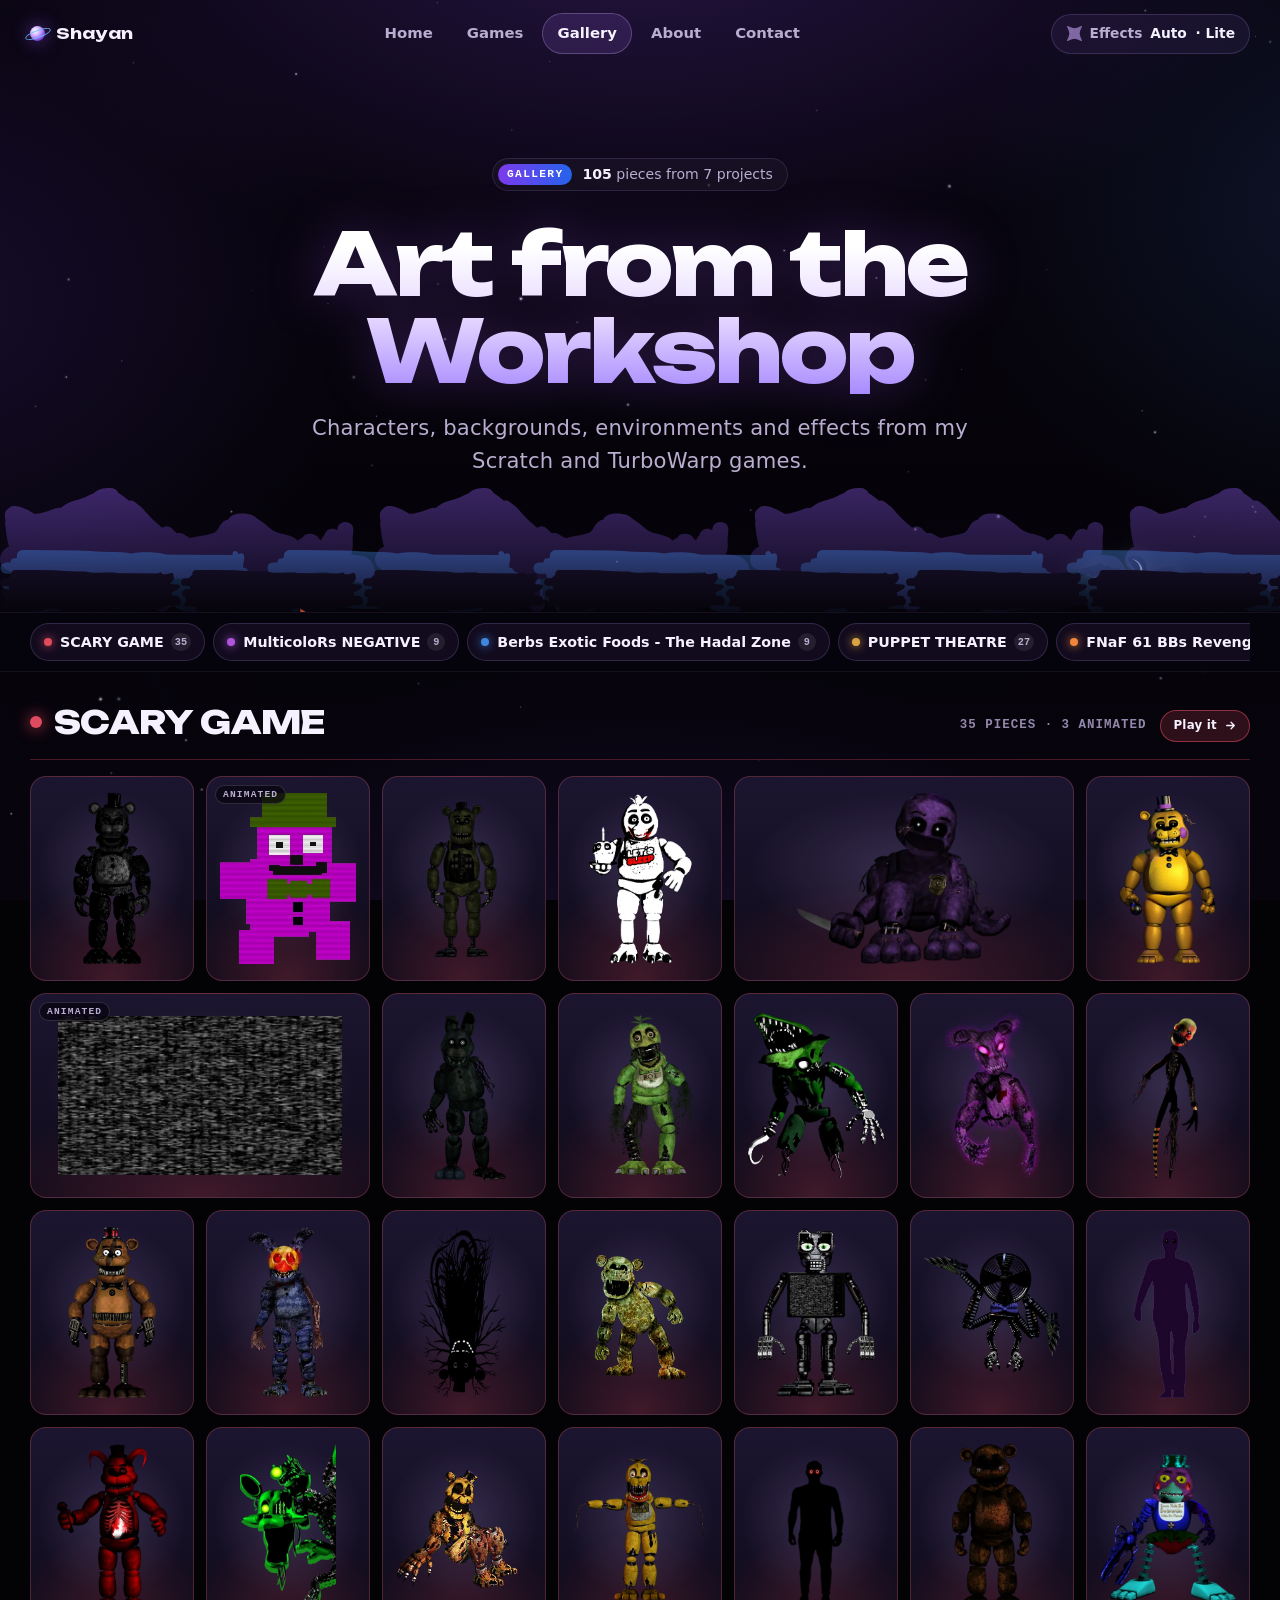
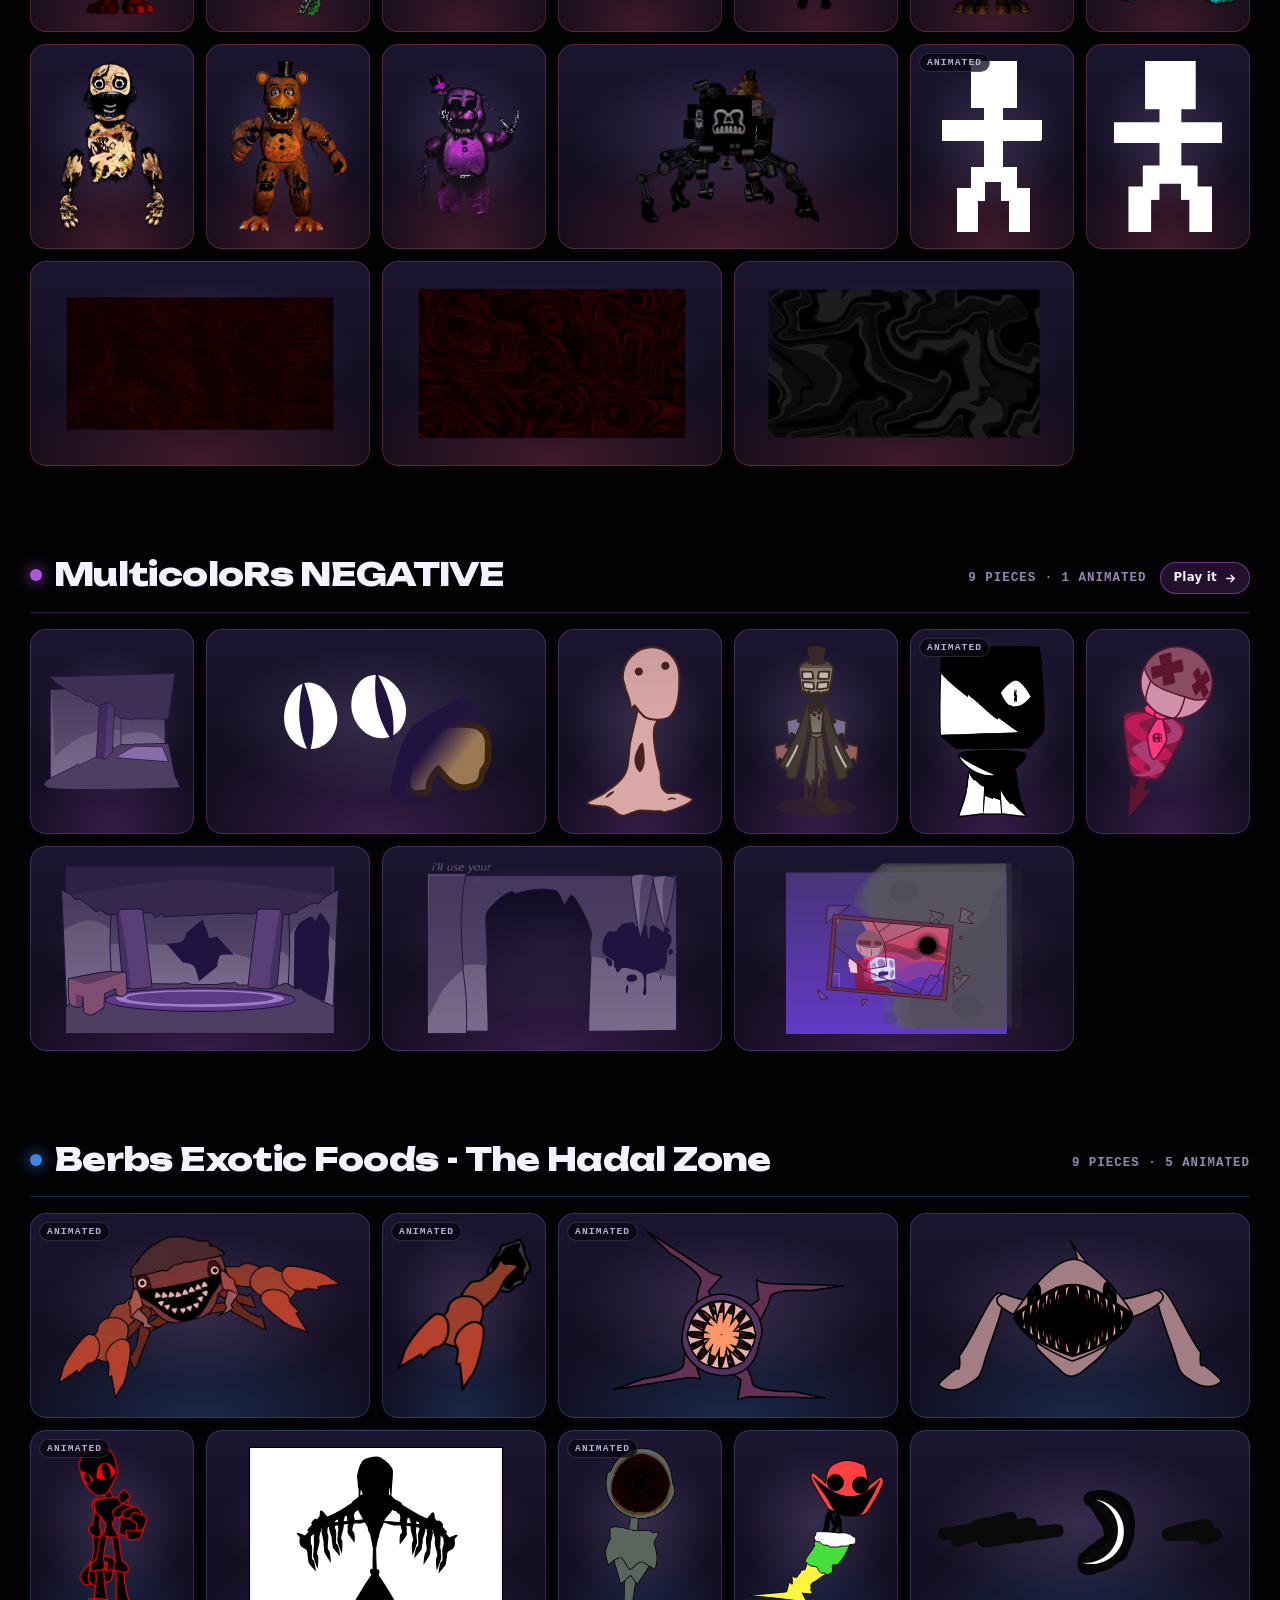
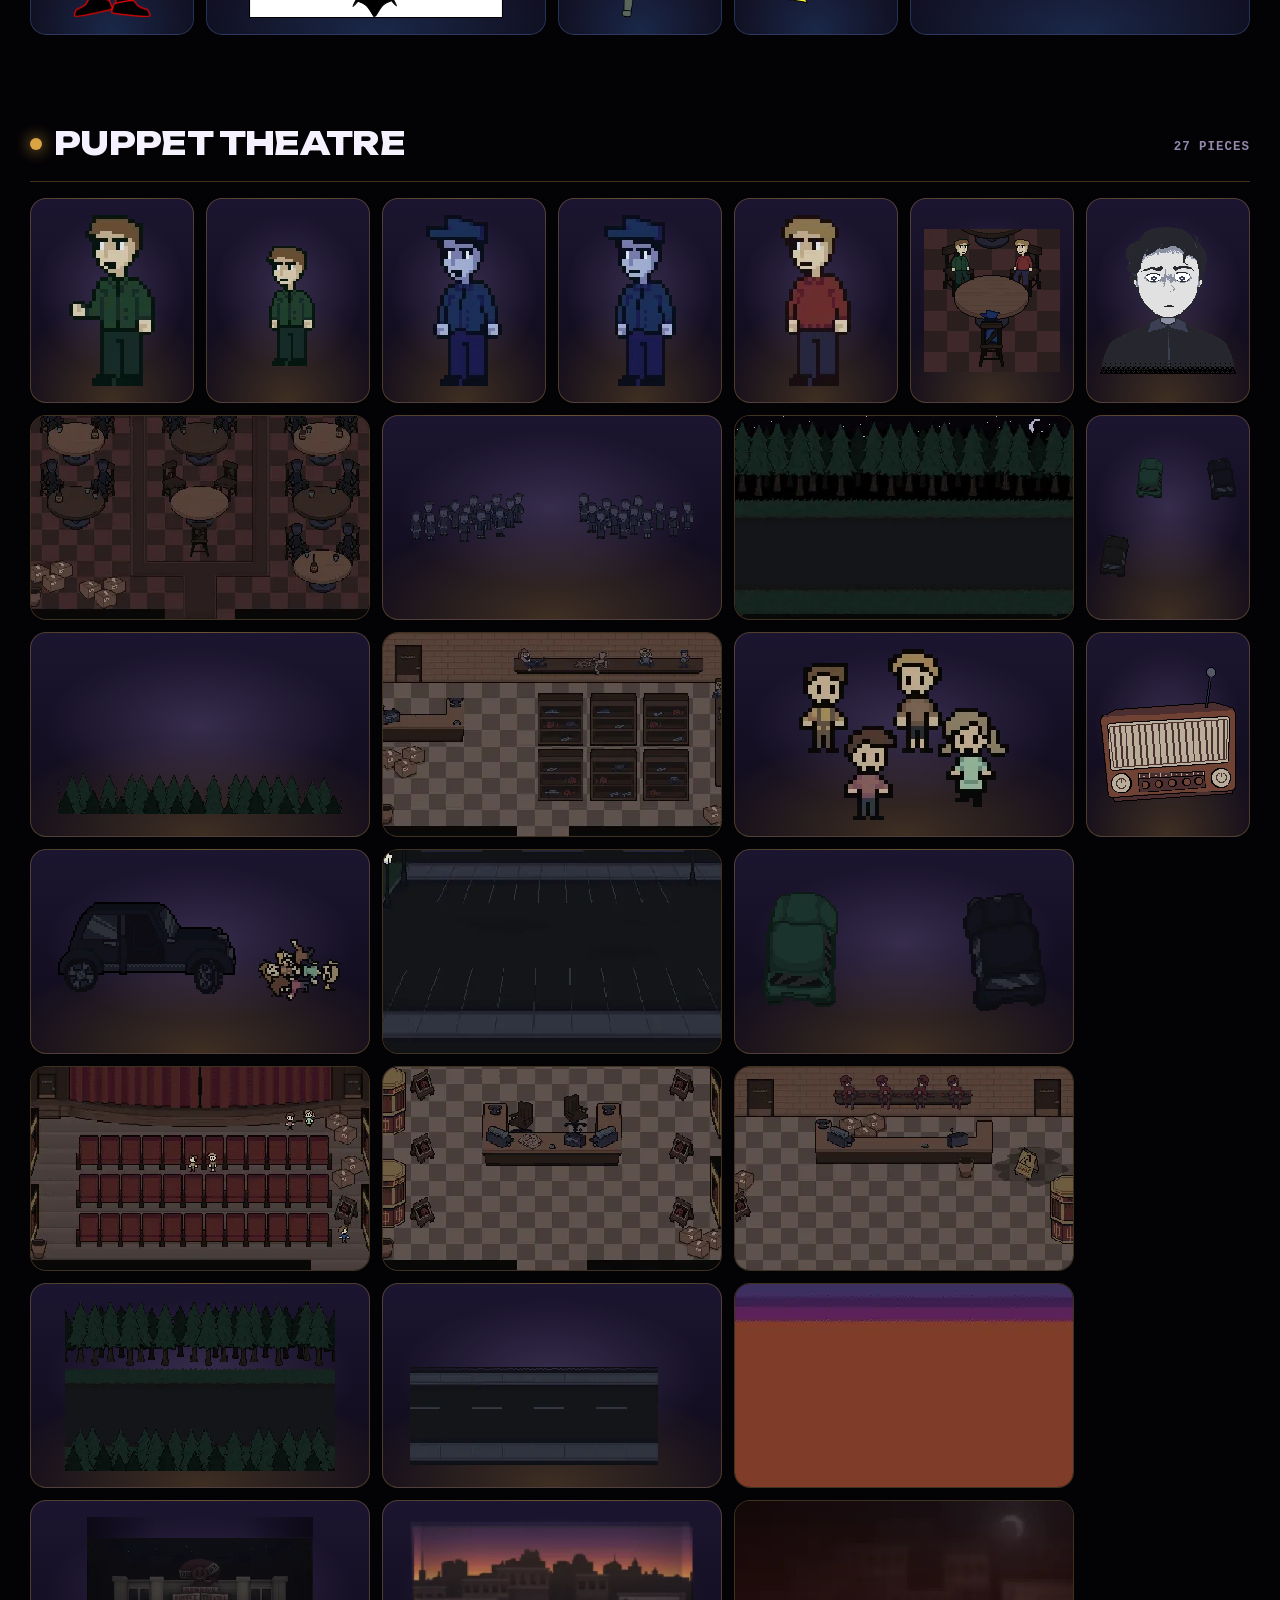
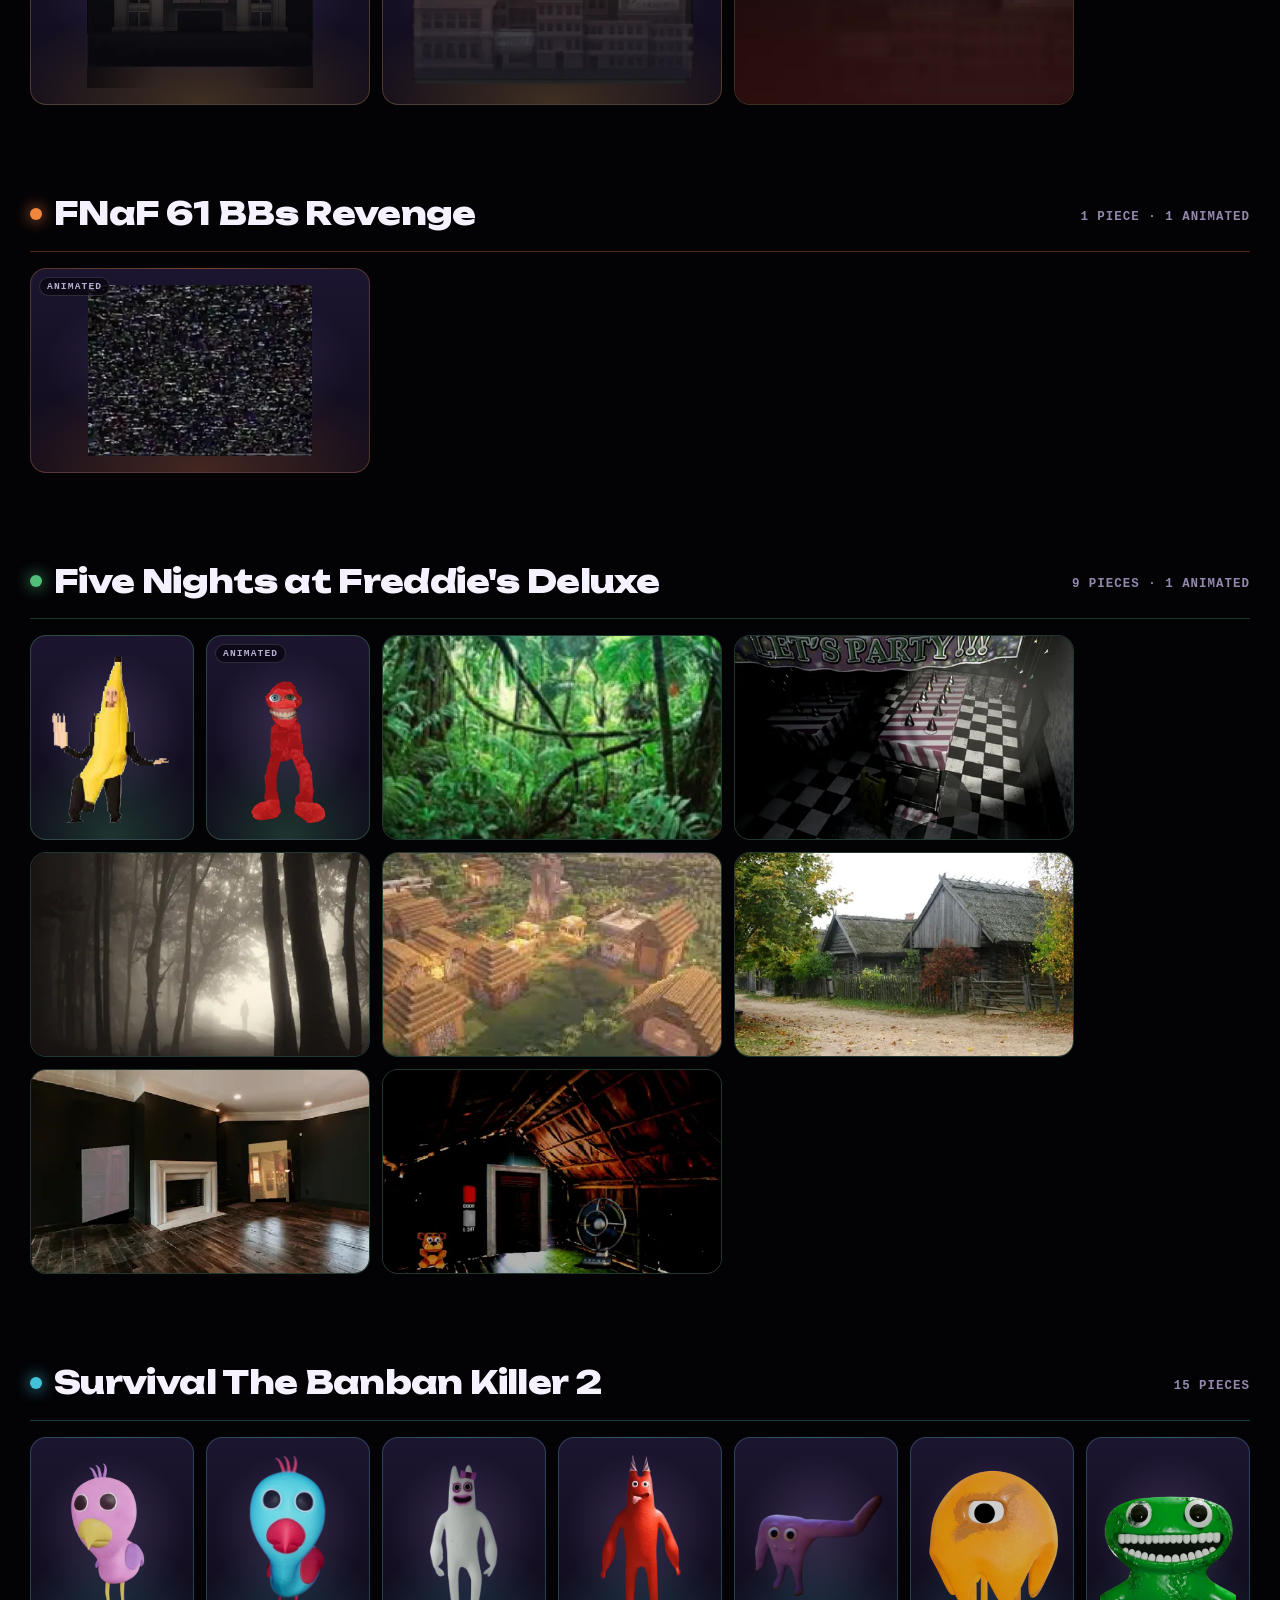
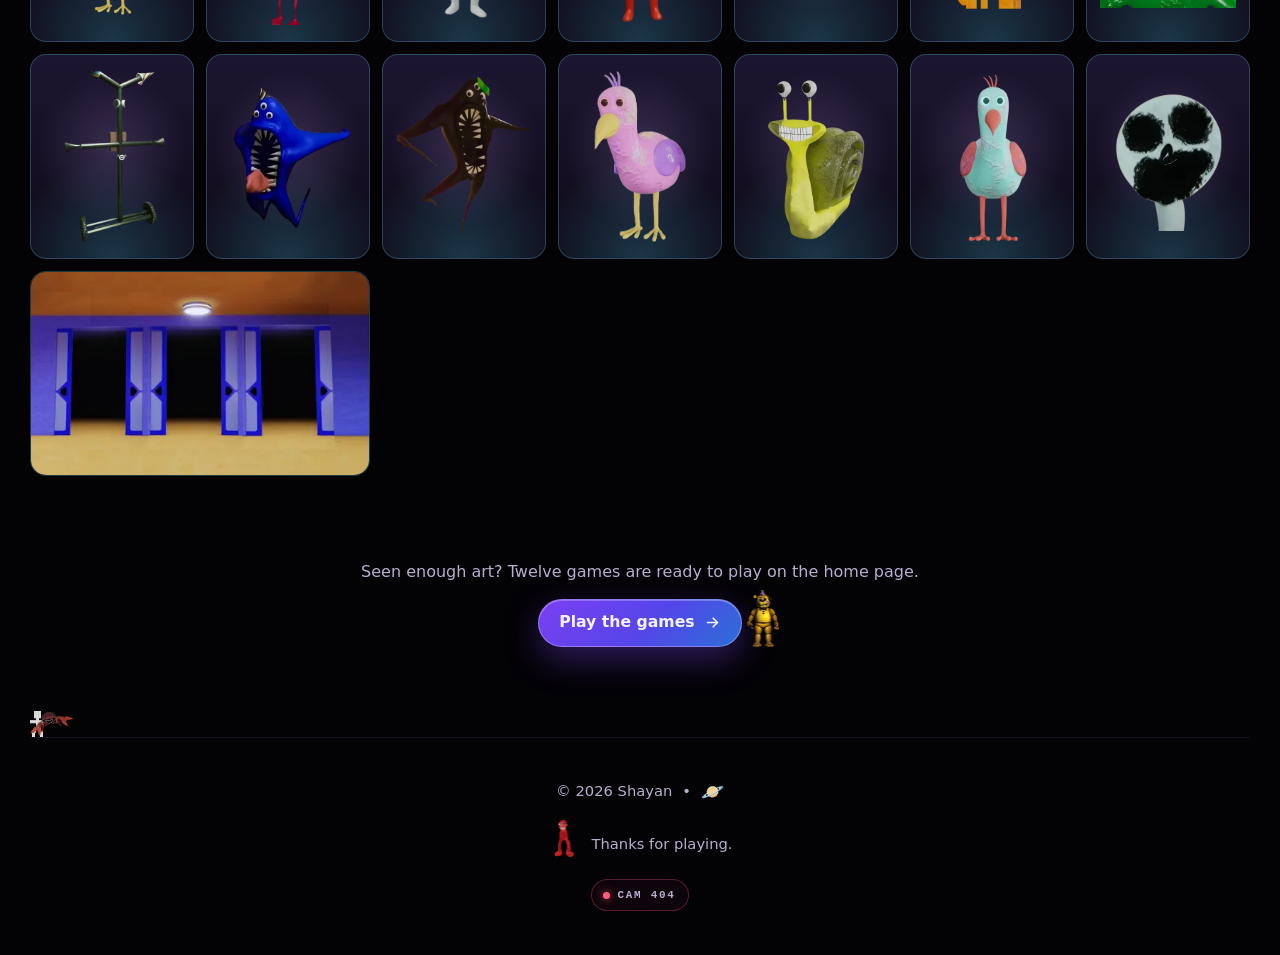
<file: art.html>
<!DOCTYPE html>
<html lang="en">
<head>
  <meta charset="UTF-8" />
  <meta name="viewport" content="width=device-width, initial-scale=1.0, viewport-fit=cover" />
  <meta name="theme-color" content="#05030a" />
  <meta name="color-scheme" content="dark" />
  <meta name="description" content="Characters, backgrounds, environments and effects from Shayan's Scratch and TurboWarp games." />
  <meta property="og:type" content="website" />
  <meta property="og:site_name" content="Shayan | Indie Games" />
  <meta property="og:title" content="Gallery · Shayan | Indie Games" />
  <meta property="og:description" content="Characters, backgrounds, environments and effects from Shayan's Scratch and TurboWarp games." />
  <meta property="og:url" content="https://atuesdayevening.github.io/art.html" />
  <meta property="og:image" content="https://atuesdayevening.github.io/og-image.jpg" />
  <meta property="og:image:width" content="1200" />
  <meta property="og:image:height" content="630" />
  <meta property="og:image:alt" content="SHAYAN: original passion projects. Five characters from Shayan's games on dark tiles under a starry sky." />
  <meta name="twitter:card" content="summary_large_image" />
  <meta name="twitter:site" content="@ATuesdayEvening" />
  <link rel="canonical" href="https://atuesdayevening.github.io/art.html" />
  <link rel="icon" href="data:image/svg+xml,%3Csvg xmlns='http://www.w3.org/2000/svg' viewBox='0 0 64 64'%3E%3Cdefs%3E%3CradialGradient id='p' cx='.35' cy='.32' r='.75'%3E%3Cstop offset='0' stop-color='%23fff'/%3E%3Cstop offset='.35' stop-color='%23d1b0ff'/%3E%3Cstop offset='1' stop-color='%236a2fd6'/%3E%3C/radialGradient%3E%3C/defs%3E%3Ccircle cx='32' cy='32' r='15' fill='url(%23p)'/%3E%3Cellipse cx='32' cy='33' rx='29' ry='8' fill='none' stroke='%234da8f0' stroke-width='3.5' transform='rotate(-18 32 32)'/%3E%3C/svg%3E" />
  <title>Gallery · Shayan | Indie Games</title>
  <style>
    
    /* Unbounded: Copyright 2022 The Unbounded Project Authors (https://github.com/googlefonts/unbounded).
       SIL Open Font License 1.1 (https://openfontlicense.org). Embedded subset: Basic Latin, weights 500-800. */
    @font-face {
      font-family: "Unbounded";
      src: url([data-uri]) format("woff2");
      font-weight: 500 800;
      font-style: normal;
      font-display: swap;
    }

    :root {
      color-scheme: dark;
      --bg: #030205;
      --bg-soft: #090611;
      --panel: rgba(15, 10, 26, 0.9);
      --panel-solid: #0f0a1a;
      --text: #f6f1ff;
      --text-dim: #b9aed0;
      --text-faint: #9488ad;
      --line: rgba(198, 158, 255, 0.14);
      --line-strong: rgba(212, 180, 255, 0.34);
      --purple: #9f5cff;
      --purple-soft: #d1b0ff;
      --blue: #4da8f0;
      --gold: #ffd36e;
      --c1: #9f5cff;
      --c2: #4da8f0;
      --shadow: 0 24px 70px rgba(0, 0, 0, 0.48);
      --max: 1220px;
      --radius: 22px;
      --nav-height: 68px;
      --gutter: 16px;
      --font-display: "Unbounded", ui-sans-serif, system-ui, -apple-system, "Segoe UI", sans-serif;
      --font-body: ui-sans-serif, system-ui, -apple-system, BlinkMacSystemFont, "Segoe UI", Inter, Roboto, "Helvetica Neue", Arial, sans-serif;
      --font-mono: ui-monospace, "SF Mono", "Cascadia Mono", "Segoe UI Mono", "JetBrains Mono", Menlo, Consolas, monospace;
      --ease-out: cubic-bezier(0.22, 1, 0.36, 1);
      --ease-spring: cubic-bezier(0.34, 1.56, 0.64, 1);

      /* Icons are drawn with CSS masks so they inherit the text colour. */
      --i-search: url("data:image/svg+xml,%3Csvg xmlns='http://www.w3.org/2000/svg' viewBox='0 0 24 24' fill='none' stroke='%23000' stroke-width='2.2' stroke-linecap='round'%3E%3Ccircle cx='11' cy='11' r='6.5'/%3E%3Cpath d='m20 20-4.2-4.2'/%3E%3C/svg%3E");
      --i-external: url("data:image/svg+xml,%3Csvg xmlns='http://www.w3.org/2000/svg' viewBox='0 0 24 24' fill='none' stroke='%23000' stroke-width='2.3' stroke-linecap='round' stroke-linejoin='round'%3E%3Cpath d='M7 17 17 7M9 7h8v8'/%3E%3C/svg%3E");
      --i-link: url("data:image/svg+xml,%3Csvg xmlns='http://www.w3.org/2000/svg' viewBox='0 0 24 24' fill='none' stroke='%23000' stroke-width='2.2' stroke-linecap='round'%3E%3Cpath d='M10 14a4.5 4.5 0 0 0 6.4 0l3-3a4.5 4.5 0 0 0-6.4-6.4l-1.1 1.1'/%3E%3Cpath d='M14 10a4.5 4.5 0 0 0-6.4 0l-3 3a4.5 4.5 0 0 0 6.4 6.4l1.1-1.1'/%3E%3C/svg%3E");
      --i-close: url("data:image/svg+xml,%3Csvg xmlns='http://www.w3.org/2000/svg' viewBox='0 0 24 24' fill='none' stroke='%23000' stroke-width='2.4' stroke-linecap='round'%3E%3Cpath d='M6 6l12 12M18 6 6 18'/%3E%3C/svg%3E");
      --i-prev: url("data:image/svg+xml,%3Csvg xmlns='http://www.w3.org/2000/svg' viewBox='0 0 24 24' fill='none' stroke='%23000' stroke-width='2.4' stroke-linecap='round' stroke-linejoin='round'%3E%3Cpath d='m14.5 5.5-6.5 6.5 6.5 6.5'/%3E%3C/svg%3E");
      --i-next: url("data:image/svg+xml,%3Csvg xmlns='http://www.w3.org/2000/svg' viewBox='0 0 24 24' fill='none' stroke='%23000' stroke-width='2.4' stroke-linecap='round' stroke-linejoin='round'%3E%3Cpath d='m9.5 5.5 6.5 6.5-6.5 6.5'/%3E%3C/svg%3E");
      --i-expand: url("data:image/svg+xml,%3Csvg xmlns='http://www.w3.org/2000/svg' viewBox='0 0 24 24' fill='none' stroke='%23000' stroke-width='2.2' stroke-linecap='round' stroke-linejoin='round'%3E%3Cpath d='M4 9V4h5M20 9V4h-5M4 15v5h5M20 15v5h-5'/%3E%3C/svg%3E");
      --i-shrink: url("data:image/svg+xml,%3Csvg xmlns='http://www.w3.org/2000/svg' viewBox='0 0 24 24' fill='none' stroke='%23000' stroke-width='2.2' stroke-linecap='round' stroke-linejoin='round'%3E%3Cpath d='M9 4v5H4M15 4v5h5M9 20v-5H4M15 20v-5h5'/%3E%3C/svg%3E");
      --i-grid: url("data:image/svg+xml,%3Csvg xmlns='http://www.w3.org/2000/svg' viewBox='0 0 24 24' fill='none' stroke='%23000' stroke-width='2'%3E%3Crect x='4' y='4' width='6.5' height='6.5' rx='1.6'/%3E%3Crect x='13.5' y='4' width='6.5' height='6.5' rx='1.6'/%3E%3Crect x='4' y='13.5' width='6.5' height='6.5' rx='1.6'/%3E%3Crect x='13.5' y='13.5' width='6.5' height='6.5' rx='1.6'/%3E%3C/svg%3E");
      --i-rows: url("data:image/svg+xml,%3Csvg xmlns='http://www.w3.org/2000/svg' viewBox='0 0 24 24' fill='none' stroke='%23000' stroke-width='2'%3E%3Crect x='4' y='4' width='16' height='7' rx='2'/%3E%3Crect x='4' y='13' width='16' height='7' rx='2'/%3E%3C/svg%3E");
      --i-reset: url("data:image/svg+xml,%3Csvg xmlns='http://www.w3.org/2000/svg' viewBox='0 0 24 24' fill='none' stroke='%23000' stroke-width='2.2' stroke-linecap='round' stroke-linejoin='round'%3E%3Cpath d='M4.5 12a7.5 7.5 0 1 0 2.2-5.3'/%3E%3Cpath d='M4.5 4.5v4h4'/%3E%3C/svg%3E");
      /* Icons taken from the owner's own game UI (see build.mjs ownerIcon). */
      --i-sparkle: url("data:image/svg+xml,%3Csvg%20xmlns%3D%22http%3A%2F%2Fwww.w3.org%2F2000%2Fsvg%22%20version%3D%221.1%22%20width%3D%2219.9%22%20height%3D%2219.9%22%20viewBox%3D%229.3%209.3%2019.9%2019.9%22%3E%3Cg%20transform%3D%22translate(-220.75408%2C-160.75407)%22%3E%3Cg%20stroke-miterlimit%3D%2210%22%3E%3Cpath%20d%3D%22M220.75408%2C199.24599v-38.49191h38.49191v38.49191z%22%20fill%3D%22none%22%20stroke%3D%22none%22%20stroke-width%3D%220%22%2F%3E%3Cpath%20d%3D%22M239.94741%2C185.91877c-2.98724%2C0%20-8.55887%2C2.69276%20-8.55887%2C2.69276c0%2C0%202.76756%2C-5.45882%202.76756%2C-8.4706c0%2C-2.69363%20-2.76756%2C-8.75241%20-2.76756%2C-8.75241c0%2C0%205.93278%2C2.81033%208.55887%2C2.81033c3.05096%2C0%208.66413%2C-2.81033%208.66413%2C-2.81033c0%2C0%20-2.76756%2C5.8465%20-2.76756%2C8.50173c0%2C3.03488%202.76756%2C8.72128%202.76756%2C8.72128c0%2C0%20-5.93344%2C-2.69276%20-8.66413%2C-2.69276z%22%20fill-opacity%3D%221%22%20fill%3D%22%23000%22%20stroke-opacity%3D%221%22%20stroke%3D%22%23000%22%20stroke-width%3D%222%22%2F%3E%3C%2Fg%3E%3C%2Fg%3E%3C%2Fsvg%3E");
      --i-star: url("data:image/svg+xml,%3Csvg%20xmlns%3D%22http%3A%2F%2Fwww.w3.org%2F2000%2Fsvg%22%20version%3D%221.1%22%20width%3D%2219.9%22%20height%3D%2219.9%22%20viewBox%3D%229.3%209.3%2019.9%2019.9%22%3E%3Cg%20transform%3D%22translate(-220.75408%2C-160.75407)%22%3E%3Cg%20stroke-miterlimit%3D%2210%22%3E%3Cpath%20d%3D%22M220.75408%2C199.24599v-38.49191h38.49191v38.49191z%22%20fill%3D%22none%22%20stroke%3D%22none%22%20stroke-width%3D%220%22%2F%3E%3Cpath%20d%3D%22M239.94741%2C185.91877c-2.98724%2C0%20-8.55887%2C2.69276%20-8.55887%2C2.69276c0%2C0%202.76756%2C-5.45882%202.76756%2C-8.4706c0%2C-2.69363%20-2.76756%2C-8.75241%20-2.76756%2C-8.75241c0%2C0%205.93278%2C2.81033%208.55887%2C2.81033c3.05096%2C0%208.66413%2C-2.81033%208.66413%2C-2.81033c0%2C0%20-2.76756%2C5.8465%20-2.76756%2C8.50173c0%2C3.03488%202.76756%2C8.72128%202.76756%2C8.72128c0%2C0%20-5.93344%2C-2.69276%20-8.66413%2C-2.69276z%22%20fill-opacity%3D%221%22%20fill%3D%22%23000%22%20stroke-opacity%3D%221%22%20stroke%3D%22%23000%22%20stroke-width%3D%222%22%2F%3E%3C%2Fg%3E%3C%2Fg%3E%3C%2Fsvg%3E");
      --owner-dice: url("data:image/svg+xml,%3Csvg%20xmlns%3D%22http%3A%2F%2Fwww.w3.org%2F2000%2Fsvg%22%20version%3D%221.1%22%20width%3D%2226.5%22%20height%3D%2226.5%22%20viewBox%3D%2222%2022%2026.5%2026.5%22%3E%3Cdefs%3E%3ClinearGradient%20x1%3D%22240.00001%22%20y1%3D%22144.7666%22%20x2%3D%22240.00001%22%20y2%3D%22215.23342%22%20gradientUnits%3D%22userSpaceOnUse%22%20id%3D%22color-1%22%3E%3Cstop%20offset%3D%220%22%20stop-color%3D%22%23000000%22%20stop-opacity%3D%220%22%2F%3E%3Cstop%20offset%3D%221%22%20stop-color%3D%22%23000000%22%20stop-opacity%3D%220%22%2F%3E%3C%2FlinearGradient%3E%3C%2Fdefs%3E%3Cg%20transform%3D%22translate(-204.7666%2C-144.7666)%22%3E%3Cg%20stroke-miterlimit%3D%2210%22%3E%3Cpath%20d%3D%22M228.53408%2C187.92972c0%2C-5.21177%200%2C-14.71249%200%2C-16.50236c0%2C-1.35195%202.22192%2C-2.78611%204.07201%2C-2.78611c2.78431%2C0%2010.87496%2C0%2015.43078%2C0c1.92191%2C0%203.21474%2C0.94319%203.21474%2C1.92885c0%2C1.67104%200.21432%2C11.89913%200.21432%2C17.35962c0%2C2.05076%20-1.77579%2C3.42906%20-3.21474%2C3.42906c-2.76464%2C0%20-12.46071%2C0%20-17.14531%2C0c-1.56586%2C0%20-2.5718%2C-1.38451%20-2.5718%2C-3.42906z%22%20fill%3D%22%23e1dfff%22%20stroke%3D%22%23421d86%22%20stroke-width%3D%222.5%22%2F%3E%3Cg%20fill%3D%22%239481c4%22%20stroke%3D%22%23421d86%22%20stroke-width%3D%220%22%3E%3Cpath%20d%3D%22M240.99298%2C175.13256c0%2C-1.93008%201.56464%2C-3.49471%203.49471%2C-3.49471c1.93008%2C0%203.49471%2C1.56464%203.49471%2C3.49471c0%2C1.93008%20-1.56464%2C3.49472%20-3.49471%2C3.49472c-1.93008%2C0%20-3.49471%2C-1.56464%20-3.49471%2C-3.49472z%22%2F%3E%3Cpath%20d%3D%22M240.99298%2C185.36099c0%2C-1.93008%201.56464%2C-3.49472%203.49471%2C-3.49472c1.93008%2C0%203.49471%2C1.56464%203.49471%2C3.49472c0%2C1.93008%20-1.56464%2C3.49471%20-3.49471%2C3.49471c-1.93008%2C0%20-3.49471%2C-1.56464%20-3.49471%2C-3.49471z%22%2F%3E%3C%2Fg%3E%3Cg%20fill%3D%22%239481c4%22%20stroke%3D%22%23421d86%22%20stroke-width%3D%220%22%3E%3Cpath%20d%3D%22M231.95788%2C175.13256c0%2C-1.93008%201.56464%2C-3.49471%203.49471%2C-3.49471c1.93008%2C0%203.49472%2C1.56464%203.49472%2C3.49471c0%2C1.93008%20-1.56464%2C3.49472%20-3.49472%2C3.49472c-1.93008%2C0%20-3.49471%2C-1.56464%20-3.49471%2C-3.49472z%22%2F%3E%3Cpath%20d%3D%22M231.95788%2C185.36099c0%2C-1.93008%201.56464%2C-3.49472%203.49471%2C-3.49472c1.93008%2C0%203.49472%2C1.56464%203.49472%2C3.49472c0%2C1.93008%20-1.56464%2C3.49471%20-3.49472%2C3.49471c-1.93008%2C0%20-3.49471%2C-1.56464%20-3.49471%2C-3.49471z%22%2F%3E%3C%2Fg%3E%3Cpath%20d%3D%22M204.7666%2C215.23342v-70.46681h70.46681v70.46681z%22%20fill%3D%22url(%23color-1)%22%20stroke%3D%22%23000000%22%20stroke-width%3D%220%22%2F%3E%3C%2Fg%3E%3C%2Fg%3E%3C%2Fsvg%3E");
      --i-up: url("data:image/svg+xml,%3Csvg xmlns='http://www.w3.org/2000/svg' viewBox='0 0 24 24' fill='none' stroke='%23000' stroke-width='2.4' stroke-linecap='round' stroke-linejoin='round'%3E%3Cpath d='M12 19V5M5.5 11.5 12 5l6.5 6.5'/%3E%3C/svg%3E");
      --i-arrow: url("data:image/svg+xml,%3Csvg xmlns='http://www.w3.org/2000/svg' viewBox='0 0 24 24' fill='none' stroke='%23000' stroke-width='2.4' stroke-linecap='round' stroke-linejoin='round'%3E%3Cpath d='M5 12h14M13 6l6 6-6 6'/%3E%3C/svg%3E");
      --i-x: url("data:image/svg+xml,%3Csvg xmlns='http://www.w3.org/2000/svg' viewBox='0 0 24 24'%3E%3Cpath d='M18.24 2.25h3.31l-7.23 8.26 8.5 11.24h-6.65l-5.21-6.82-5.97 6.82H1.68l7.73-8.84L1.25 2.25h6.83l4.71 6.23zm-1.16 17.52h1.83L7.08 4.13H5.12z'/%3E%3C/svg%3E");
      --i-github: url("data:image/svg+xml,%3Csvg xmlns='http://www.w3.org/2000/svg' viewBox='0 0 24 24'%3E%3Cpath d='M12 .3a12 12 0 0 0-3.8 23.38c.6.12.83-.26.83-.57l-.02-2.04c-3.34.72-4.04-1.61-4.04-1.61-.55-1.39-1.34-1.76-1.34-1.76-1.09-.74.08-.73.08-.73 1.2.09 1.84 1.24 1.84 1.24 1.07 1.83 2.8 1.3 3.49 1 .1-.78.42-1.31.76-1.61-2.67-.3-5.47-1.33-5.47-5.93 0-1.31.47-2.38 1.24-3.22-.14-.3-.54-1.52.1-3.18 0 0 1.01-.32 3.3 1.23a11.5 11.5 0 0 1 6 0c2.28-1.55 3.29-1.23 3.29-1.23.64 1.66.24 2.88.12 3.18a4.65 4.65 0 0 1 1.23 3.22c0 4.61-2.8 5.63-5.48 5.92.42.36.81 1.1.81 2.22l-.01 3.29c0 .32.21.69.82.57A12 12 0 0 0 12 .3'/%3E%3C/svg%3E");
      --i-pad: url("data:image/svg+xml,%3Csvg xmlns='http://www.w3.org/2000/svg' viewBox='0 0 24 24' fill='none' stroke='%23000' stroke-width='2' stroke-linecap='round' stroke-linejoin='round'%3E%3Cpath d='M7 7.5h10a4.5 4.5 0 0 1 4.4 3.6l.8 4.2a2.6 2.6 0 0 1-4.6 2.1L16 15.5H8l-1.6 1.9a2.6 2.6 0 0 1-4.6-2.1l.8-4.2A4.5 4.5 0 0 1 7 7.5z'/%3E%3Cpath d='M8 10.5v3M6.5 12h3'/%3E%3Ccircle cx='15.5' cy='11' r='.8' fill='%23000'/%3E%3Ccircle cx='17.5' cy='13' r='.8' fill='%23000'/%3E%3C/svg%3E");
      --i-chevron: url("data:image/svg+xml,%3Csvg xmlns='http://www.w3.org/2000/svg' viewBox='0 0 24 24' fill='none' stroke='%23d1b0ff' stroke-width='2.4' stroke-linecap='round' stroke-linejoin='round'%3E%3Cpath d='m6 9 6 6 6-6'/%3E%3C/svg%3E");
      --i-play-fill: url("data:image/svg+xml,%3Csvg xmlns='http://www.w3.org/2000/svg' viewBox='0 0 24 24'%3E%3Cpath d='M8.6 5.3a1 1 0 0 0-1.5.86v11.68a1 1 0 0 0 1.5.86l9.7-5.84a1 1 0 0 0 0-1.72z' fill='%23fff'/%3E%3C/svg%3E");
    }

    *,
    *::before,
    *::after {
      box-sizing: border-box;
      margin: 0;
      padding: 0;
    }

    html {
      scroll-behavior: smooth;
      scroll-padding-top: calc(var(--nav-height) + 22px);
      background: var(--bg);
      -webkit-text-size-adjust: 100%;
      text-size-adjust: 100%;
    }

    body {
      min-height: 100vh;
      overflow-x: hidden;
      color: var(--text);
      font-family: var(--font-body);
      line-height: 1.55;
      -webkit-font-smoothing: antialiased;
      -moz-osx-font-smoothing: grayscale;
    }

    /* A fixed, static nebula layer. No filters and no animation: it is painted once. */
    body::before {
      content: "";
      position: fixed;
      inset: 0;
      z-index: -1;
      pointer-events: none;
      background:
        radial-gradient(75% 58% at 50% -10%, rgba(126, 74, 228, 0.24), transparent 70%),
        radial-gradient(48% 55% at -6% 34%, rgba(104, 58, 200, 0.17), transparent 72%),
        radial-gradient(44% 52% at 106% 24%, rgba(58, 130, 224, 0.13), transparent 72%),
        radial-gradient(65% 50% at 50% 110%, rgba(92, 50, 180, 0.16), transparent 72%),
        linear-gradient(180deg, #08040f 0%, #050309 55%, #07040d 100%);
    }

    #space-canvas {
      position: fixed;
      inset: 0 0 auto 0;
      width: 100%;
      height: 100vh;
      height: 100lvh;
      pointer-events: none;
      z-index: 0;
      opacity: 0.92;
    }

    .topbar,
    header,
    main,
    footer,
    .player-shell {
      position: relative;
      z-index: 1;
    }

    @keyframes caretBlink {
      0%, 48% { opacity: 1; }
      49%, 100% { opacity: 0; }
    }

    @keyframes cardIn {
      from { opacity: 0; transform: translateY(22px) scale(0.985); }
    }

    @keyframes riseIn {
      from { opacity: 0; transform: translateY(14px); }
    }

    @keyframes livePulse {
      0% { box-shadow: 0 0 0 0 var(--pulse, rgba(255, 91, 122, 0.55)); }
      70%, 100% { box-shadow: 0 0 0 9px rgba(255, 91, 122, 0); }
    }

    @keyframes spin {
      to { transform: rotate(360deg); }
    }

    @keyframes diceRoll {
      0% { transform: rotate(0deg) scale(1); }
      50% { transform: rotate(200deg) scale(1.18); }
      100% { transform: rotate(360deg) scale(1); }
    }

    a,
    button,
    input,
    select {
      font: inherit;
    }

    button,
    select {
      color: inherit;
    }

    button {
      -webkit-tap-highlight-color: transparent;
    }

    a {
      color: inherit;
    }

    :focus-visible {
      outline: 2px solid rgba(226, 197, 255, 0.96);
      outline-offset: 3px;
    }

    /* Pixel cursors from "boys game" (mouse and trackpad only). */
    @media (hover: hover) and (pointer: fine) {
      html,
      html * {
        cursor: url("assets/ui/cursor-arrow.png") 0 0, auto;
        cursor: image-set(url("assets/ui/cursor-arrow.png") 1x, url("assets/ui/cursor-arrow@2x.png") 2x) 0 0, auto;
      }

      html :is(a, button, select, summary, [role="button"], .play-overlay, .embed-placeholder, .art-open, .marquee-item) {
        cursor: url("assets/ui/cursor-point.png") 4 0, pointer;
        cursor: image-set(url("assets/ui/cursor-point.png") 1x, url("assets/ui/cursor-point@2x.png") 2x) 4 0, pointer;
      }

      html :is(#random-game, #random-game *) {
        cursor: url("assets/ui/cursor-sparkle.png") 6 4, pointer;
        cursor: image-set(url("assets/ui/cursor-sparkle.png") 1x, url("assets/ui/cursor-sparkle@2x.png") 2x) 6 4, pointer;
      }

      html :is(input[type="search"], input[type="text"], textarea) {
        cursor: text;
      }
    }

    .ico {
      display: inline-block;
      flex: 0 0 auto;
      width: 1.1em;
      height: 1.1em;
      background: currentColor;
      -webkit-mask: var(--i) center / contain no-repeat;
      mask: var(--i) center / contain no-repeat;
    }

    .ico-search { --i: var(--i-search); }
    /* The dice from "MulticoloRs NEGATIVE", in its own colours. */
    .ico-dice { background: var(--owner-dice) center / contain no-repeat; -webkit-mask: none; mask: none; }
    .ico-external { --i: var(--i-external); }
    .ico-close { --i: var(--i-close); }
    .ico-prev { --i: var(--i-prev); }
    .ico-next { --i: var(--i-next); }
    .ico-expand { --i: var(--i-expand); }
    .ico-reset { --i: var(--i-reset); }
    .ico-sparkle { --i: var(--i-sparkle); }
    .ico-up { --i: var(--i-up); }
    .ico-arrow { --i: var(--i-arrow); }
    .ico-x { --i: var(--i-x); }
    .ico-github { --i: var(--i-github); }
    .ico-pad { --i: var(--i-pad); }

    .visually-hidden {
      position: absolute !important;
      width: 1px;
      height: 1px;
      overflow: hidden;
      clip: rect(0 0 0 0);
      clip-path: inset(50%);
      white-space: nowrap;
    }

    .skip-link {
      position: fixed;
      left: 16px;
      top: 12px;
      z-index: 2000;
      padding: 10px 16px;
      border-radius: 999px;
      background: #1b1030;
      border: 1px solid var(--line-strong);
      color: var(--text);
      font-weight: 700;
      text-decoration: none;
      transform: translateY(-160%);
      transition: transform 0.2s var(--ease-out);
    }

    .skip-link:focus-visible {
      transform: translateY(0);
    }

    kbd {
      display: inline-grid;
      place-items: center;
      min-width: 1.75em;
      padding: 3px 6px 2px;
      border: 1px solid rgba(214, 190, 255, 0.2);
      border-bottom-width: 2px;
      border-radius: 7px;
      background: rgba(255, 255, 255, 0.05);
      color: var(--text);
      font: 650 0.74rem/1.2 var(--font-mono);
    }

    /* ---------- Scroll progress ---------- */
    .progress-track {
      position: fixed;
      inset: 0 0 auto;
      z-index: 1200;
      height: 2px;
      pointer-events: none;
    }

    .progress-bar {
      width: 100%;
      height: 100%;
      background: linear-gradient(90deg, var(--purple), var(--blue));
      box-shadow: 0 0 14px rgba(159, 92, 255, 0.65);
      transform: scaleX(0);
      transform-origin: left;
      will-change: transform;
    }

    /* ---------- Navigation ---------- */
    .topbar {
      position: sticky;
      top: 0;
      z-index: 1100;
      height: var(--nav-height);
      border-bottom: 1px solid transparent;
      background: transparent;
      transition: background 0.3s ease, border-color 0.3s ease;
    }

    .topbar.scrolled {
      border-bottom-color: rgba(198, 158, 255, 0.1);
      background: rgba(5, 3, 10, 0.78);
      -webkit-backdrop-filter: blur(14px) saturate(130%);
      backdrop-filter: blur(14px) saturate(130%);
    }

    .fx-lite .topbar.scrolled {
      -webkit-backdrop-filter: none;
      backdrop-filter: none;
      background: rgba(6, 4, 12, 0.985);
    }

    .topbar-inner {
      width: min(var(--max), calc(100% - 2 * var(--gutter)));
      height: 100%;
      margin: 0 auto;
      display: flex;
      align-items: center;
      justify-content: space-between;
      gap: 12px;
    }

    .brand {
      display: inline-flex;
      align-items: center;
      gap: 11px;
      flex: 0 0 auto;
      text-decoration: none;
      font-family: var(--font-display);
      font-weight: 700;
      font-size: 0.98rem;
      letter-spacing: 0.01em;
      white-space: nowrap;
    }

    .brand-mark {
      position: relative;
      width: 15px;
      height: 15px;
      flex: 0 0 15px;
      border-radius: 50%;
      background: radial-gradient(circle at 35% 32%, #fff, var(--purple-soft) 34%, #6a2fd6 78%);
      box-shadow: 0 0 18px rgba(159, 92, 255, 0.62);
    }

    .brand-mark::after {
      content: "";
      position: absolute;
      left: 50%;
      top: 50%;
      width: 27px;
      height: 8px;
      border: 1.5px solid rgba(110, 185, 255, 0.85);
      border-radius: 50%;
      transform: translate(-50%, -50%) rotate(-20deg);
      transition: transform 0.6s var(--ease-spring);
    }

    @media (hover: hover) and (pointer: fine) {
      .brand:hover .brand-mark::after {
        transform: translate(-50%, -50%) rotate(-20deg) scale(1.18);
      }
    }

    .nav-links,
    .top-actions,
    .hero-buttons,
    .search-row,
    .chip-row,
    .filter-group,
    .status-group,
    .meta-row,
    .card-actions,
    .player-actions,
    .player-bottom-row,
    .links,
    .footer-top {
      display: flex;
      align-items: center;
      gap: 10px;
      flex-wrap: wrap;
    }

    .nav-links {
      gap: 4px;
      justify-content: center;
      flex-wrap: nowrap;
    }

    .nav-link,
    .button,
    .filter-chip,
    .icon-button,
    .game-link,
    .share-button,
    .player-button,
    .links a,
    .scroll-top,
    .mini-player button {
      border: 1px solid rgba(198, 158, 255, 0.18);
      border-radius: 999px;
      background: rgba(177, 114, 255, 0.08);
      color: var(--text);
      text-decoration: none;
      font-weight: 700;
      cursor: pointer;
      transition: transform 0.2s var(--ease-out), background 0.2s ease, border-color 0.2s ease, box-shadow 0.2s ease, color 0.2s ease, opacity 0.2s ease;
    }

    .nav-link {
      padding: 8px 14px;
      border-color: transparent;
      background: transparent;
      color: var(--text-dim);
      font-size: 0.93rem;
    }

    .nav-link.active {
      color: var(--text);
      background: rgba(177, 114, 255, 0.14);
      border-color: rgba(216, 181, 255, 0.28);
    }

    .effects-toggle {
      display: inline-flex;
      align-items: center;
      gap: 8px;
      min-height: 40px;
      padding: 0 14px;
      white-space: nowrap;
      font-size: 0.86rem;
    }

    .effects-toggle .ico {
      color: var(--purple-soft);
      transition: transform 0.45s var(--ease-spring);
    }

    .effects-prefix {
      color: var(--text-dim);
      font-weight: 600;
    }

    .effects-mode-detail {
      margin-left: -4px;
      white-space: pre;
    }

    .effects-toggle[data-mode="lite"] .ico {
      opacity: 0.55;
    }

    @media (hover: hover) and (pointer: fine) {
      .nav-link:hover {
        color: var(--text);
        background: rgba(177, 114, 255, 0.1);
      }

      .button:hover,
      .filter-chip:hover,
      .icon-button:hover,
      .game-link:hover,
      .share-button:hover,
      .player-button:hover,
      .links a:hover,
      .scroll-top:hover,
      .mini-player button:hover {
        transform: translateY(-2px);
        background: rgba(177, 114, 255, 0.16);
        border-color: rgba(220, 185, 255, 0.36);
        box-shadow: 0 12px 28px rgba(0, 0, 0, 0.22);
      }

      .effects-toggle:hover .ico {
        transform: rotate(90deg) scale(1.1);
      }
    }

    .button:active,
    .filter-chip:active,
    .icon-button:active,
    .game-link:active,
    .share-button:active,
    .player-button:active,
    .links a:active,
    .mini-player button:active {
      transform: translateY(0) scale(0.97);
    }

    

    .hero-pill {
      display: inline-flex;
      align-items: center;
      gap: 10px;
      max-width: 100%;
      margin-bottom: clamp(22px, 3vw, 30px);
      padding: 5px 14px 5px 5px;
      border: 1px solid var(--line);
      border-radius: 999px;
      background: rgba(255, 255, 255, 0.03);
      color: var(--text-dim);
      font-size: 0.88rem;
      text-decoration: none;
      transition: border-color 0.25s ease, background 0.25s ease, color 0.25s ease;
      animation: riseIn 0.8s var(--ease-out) 0.1s backwards;
    }

    .hero-pill .pill-tag {
      padding: 5px 9px 4px;
      border-radius: 999px;
      background: linear-gradient(90deg, #7c3aed, #2563eb);
      color: #fff;
      font: 700 0.7rem/1 var(--font-mono);
      letter-spacing: 0.12em;
      text-transform: uppercase;
    }

    .hero-pill strong {
      color: var(--text);
      font-weight: 700;
    }

    .hero-pill .ico {
      width: 0.95em;
      height: 0.95em;
      color: var(--purple-soft);
      transition: transform 0.25s var(--ease-out);
    }

    @media (hover: hover) and (pointer: fine) {
      .hero-pill:hover {
        border-color: var(--line-strong);
        background: rgba(177, 114, 255, 0.08);
        color: var(--text);
      }

      .hero-pill:hover .ico {
        transform: translateX(3px);
      }
    }

    

    .tagline {
      max-width: 720px;
      margin: 22px auto 0;
      color: var(--text-dim);
      font-size: clamp(1.05rem, 2vw, 1.32rem);
      letter-spacing: 0.01em;
      animation: riseIn 0.8s var(--ease-out) 0.25s backwards;
    }

    .hero-buttons {
      justify-content: center;
      gap: 12px;
      margin-top: 30px;
      animation: riseIn 0.8s var(--ease-out) 0.38s backwards;
    }

    .button {
      display: inline-flex;
      align-items: center;
      gap: 9px;
      min-height: 48px;
      padding: 0 20px;
      font-size: 0.98rem;
    }

    .button.primary {
      border-color: rgba(226, 200, 255, 0.4);
      background: linear-gradient(135deg, #7b3ff2 0%, #5546e8 55%, #2a6fd8 100%);
      box-shadow: 0 12px 34px rgba(122, 70, 240, 0.38), inset 0 1px 0 rgba(255, 255, 255, 0.25);
    }

    .button.primary .ico {
      transition: transform 0.25s var(--ease-out);
    }

    @media (hover: hover) and (pointer: fine) {
      .button.primary:hover {
        background: linear-gradient(135deg, #8a52ff 0%, #6156f0 55%, #3479e0 100%);
        box-shadow: 0 16px 40px rgba(122, 70, 240, 0.5), inset 0 1px 0 rgba(255, 255, 255, 0.3);
      }

      .button.primary:hover .ico {
        transform: translateX(3px);
      }
    }

    .button.rolling .ico-dice {
      animation: diceRoll 0.55s var(--ease-out);
    }

    

    .filter-chip {
      display: inline-flex;
      align-items: center;
      min-height: 38px;
      padding: 0 13px;
      font-size: 0.89rem;
      white-space: nowrap;
    }

    .filter-chip.active {
      background: linear-gradient(135deg, rgba(160, 96, 255, 0.36), rgba(77, 168, 240, 0.2));
      border-color: rgba(222, 190, 255, 0.46);
      box-shadow: 0 0 22px rgba(159, 92, 255, 0.18);
    }

    .filter-chip.is-empty:not(.active) {
      opacity: 0.45;
    }

    /* The owner's four-point star (also on the Dev Favorite badges) marks the Dev Favorite filter. */
    .filter-chip[data-filter="dev-favorite"]::before {
      content: "";
      flex: 0 0 auto;
      width: 11px;
      height: 11px;
      margin-right: 7px;
      background: var(--gold);
      -webkit-mask: var(--i-star) center / contain no-repeat;
      mask: var(--i-star) center / contain no-repeat;
    }

    .filter-count {
      display: inline-grid;
      place-items: center;
      min-width: 1.75em;
      height: 1.75em;
      margin-left: 7px;
      padding-inline: 0.4em;
      border-radius: 999px;
      background: rgba(255, 255, 255, 0.08);
      color: var(--text-dim);
      font: 700 0.72em/1 var(--font-mono);
    }

    .filter-chip.active .filter-count {
      background: rgba(255, 255, 255, 0.16);
      color: var(--text);
    }

    

    .player-button {
      display: inline-flex;
      align-items: center;
      justify-content: center;
      gap: 6px;
      min-height: 42px;
      padding: 0 15px;
      font-size: 0.88rem;
    }

    .player-button.square {
      width: 42px;
      padding: 0;
    }

    

    /* Sprite sheets: a strip of frames slides inside a window one frame per step. Only transform
       changes, so it can run off the main thread; it only plays while on screen (.in-view). */
    .sprite {
      position: relative;
      display: block;
      flex: 0 0 auto;
      overflow: hidden;
      aspect-ratio: var(--fw) / var(--fh);
      width: min(84cqw, calc(84cqh * var(--fw) / var(--fh)));
      transition: transform 0.35s var(--ease-out);
    }

    .sprite > img,
    .walker > img {
      position: absolute;
      left: 0;
      top: 0;
      width: calc(var(--frames) * 100%);
      max-width: none;
      height: 100%;
      animation: spriteRun calc(var(--frames) / var(--fps) * 1s) steps(var(--frames)) infinite;
      animation-play-state: paused;
    }

    .sprite.in-view > img,
    .in-view .sprite > img,
    .walker.in-view > img {
      animation-play-state: running;
    }

    .is-pixel img,
    .walker > img {
      image-rendering: pixelated;
    }

    @keyframes spriteRun {
      to { transform: translateX(-100%); }
    }

    /* The little figure from SCARY GAME walking along the footer line. */
    .walker-track {
      position: absolute;
      left: 0;
      right: 0;
      top: -30px;
      height: 29px;
      overflow: hidden;
      pointer-events: none;
      container-type: inline-size;
    }

    .walker {
      position: absolute;
      left: 0;
      bottom: 0;
      display: block;
      height: 26px;
      aspect-ratio: var(--fw) / var(--fh);
      overflow: hidden;
      opacity: 0.85;
      animation: walkAcross 46s linear infinite;
      animation-play-state: paused;
    }

    .walker.in-view {
      animation-play-state: running;
    }

    @keyframes walkAcross {
      0% { transform: translateX(0) scaleX(1); }
      49.99% { transform: translateX(calc(100cqw - 100%)) scaleX(1); }
      50% { transform: translateX(calc(100cqw - 100%)) scaleX(-1); }
      99.99% { transform: translateX(0) scaleX(-1); }
      100% { transform: translateX(0) scaleX(1); }
    }

    /* The Krab from "The Hadal Zone" walks the same line the other way, so the two pass each other. */
    .walker-krab {
      opacity: 0.9;
      animation-name: walkAcrossBack;
    }

    .walker-krab > img {
      image-rendering: auto;
    }

    @keyframes walkAcrossBack {
      0% { transform: translateX(calc(100cqw - 100%)) scaleX(1); }
      49.99% { transform: translateX(0) scaleX(1); }
      50% { transform: translateX(0) scaleX(-1); }
      99.99% { transform: translateX(calc(100cqw - 100%)) scaleX(-1); }
      100% { transform: translateX(calc(100cqw - 100%)) scaleX(1); }
    }

    @media (prefers-reduced-motion: reduce) {
      .walker,
      .walker > img,
      .sprite > img {
        animation: none !important;
      }

      .walker-krab {
        transform: translateX(calc(100cqw - 100%));
      }
    }

    footer {
      width: min(var(--max), calc(100% - 2 * var(--gutter)));
      margin: 0 auto;
      padding: 40px 0 calc(44px + env(safe-area-inset-bottom));
      border-top: 1px solid rgba(198, 158, 255, 0.1);
      text-align: center;
      color: var(--text-dim);
      font-size: 0.92rem;
    }

    .footer-top {
      justify-content: center;
      margin-bottom: 6px;
    }

    .footer-top span:last-child {
      font-size: 1.15rem;
    }

    /* Cameos: characters from the owner's games placed around the pages. Decorative only; each one
       animates only while it is on screen (.in-view) and stands still with reduced motion. */
    .cameo {
      pointer-events: none;
    }

    /* Direct children only: a sprite's own frame strip must keep its full width. */
    .cameo .sprite,
    .cameo > img,
    .cameo-snail > img {
      display: block;
      width: 100%;
      height: auto;
    }

    /* Steven (Five Nights at Freddie's Deluxe) dances next to the thank-you line. */
    .footer-thanks {
      display: inline-flex;
      align-items: flex-end;
      gap: 10px;
    }

    .cameo-dance {
      display: block;
      width: 34px;
      margin-bottom: -1px;
    }

    /* A small way into the 404 page and its night-shift game. */
    .footer-lost {
      margin-top: 16px;
    }

    .lost-link {
      display: inline-flex;
      align-items: center;
      gap: 8px;
      min-height: 32px;
      padding: 0 13px 0 11px;
      border: 1px solid rgba(255, 91, 122, 0.3);
      border-radius: 999px;
      background: rgba(22, 8, 16, 0.6);
      color: var(--text-dim);
      font: 700 0.68rem/1 var(--font-mono);
      letter-spacing: 0.16em;
      text-decoration: none;
      transition: color 0.2s ease, border-color 0.2s ease, background 0.2s ease;
    }

    .lost-link:hover,
    .lost-link:focus-visible {
      color: var(--text);
      border-color: rgba(255, 91, 122, 0.62);
      background: rgba(42, 10, 24, 0.75);
    }

    .lost-link .rec-dot {
      width: 7px;
      height: 7px;
      border-radius: 50%;
      background: #ff5b7a;
      box-shadow: 0 0 8px rgba(255, 91, 122, 0.8);
      animation: recBlink 2s steps(1) infinite;
    }

    @keyframes recBlink {
      50% { opacity: 0.25; }
    }

    @media (prefers-reduced-motion: reduce) {
      .lost-link .rec-dot {
        animation: none;
      }
    }

    .scroll-top {
      position: fixed;
      right: max(18px, env(safe-area-inset-right));
      bottom: max(18px, env(safe-area-inset-bottom));
      z-index: 1050;
      display: grid;
      place-items: center;
      width: 46px;
      height: 46px;
      padding: 0;
      background: rgba(16, 10, 28, 0.9);
      opacity: 0;
      visibility: hidden;
      pointer-events: none;
      transform: translateY(10px);
      transition: transform 0.2s var(--ease-out), opacity 0.2s ease, background 0.2s ease, border-color 0.2s ease, visibility 0s linear 0.2s;
    }

    .scroll-top .ico {
      width: 18px;
      height: 18px;
    }

    .scroll-top.show {
      opacity: 1;
      visibility: visible;
      pointer-events: auto;
      transform: translateY(0);
      transition-delay: 0s;
    }

    .toast {
      position: fixed;
      left: 50%;
      bottom: 24px;
      z-index: 1400;
      max-width: min(440px, calc(100% - 32px));
      padding: 11px 16px;
      border: 1px solid var(--line-strong);
      border-radius: 999px;
      background: rgba(14, 9, 24, 0.97);
      color: var(--text);
      font-size: 0.92rem;
      box-shadow: var(--shadow);
      opacity: 0;
      pointer-events: none;
      transform: translate(-50%, 12px);
      transition: opacity 0.2s ease, transform 0.2s ease, bottom 0.3s ease;
      overflow-wrap: anywhere;
    }

    .toast.show {
      opacity: 1;
      transform: translate(-50%, 0);
    }

    

    /* ---------- Gallery page ---------- */
    .gallery-hero {
      width: min(1060px, calc(100% - 2 * var(--gutter)));
      margin: 0 auto;
      padding: clamp(52px, 7vw, 92px) 0 clamp(28px, 4vw, 44px);
      text-align: center;
    }

    .gallery-hero .hero-pill {
      cursor: default;
    }

    .gallery-title {
      font-family: var(--font-display);
      font-size: clamp(2.6rem, 8vw, 5.4rem);
      font-weight: 800;
      line-height: 1;
      letter-spacing: -0.035em;
      background: linear-gradient(180deg, #ffffff 15%, #e6d8ff 55%, #a98bff 100%);
      -webkit-background-clip: text;
      background-clip: text;
      color: transparent;
      filter: drop-shadow(0 0 26px rgba(159, 92, 255, 0.3));
      animation: riseIn 0.8s var(--ease-out) 0.15s backwards;
    }

    .gallery-hero .tagline {
      margin-top: 18px;
    }

    /* Horizon from "The Hadal Zone": the game's black silhouettes used as masks over glowing fills. */
    .horizon {
      --hz-h: 124px;
      position: relative;
      height: var(--hz-h);
      margin-top: -34px;
      overflow: hidden;
      pointer-events: none;
    }

    .hz-layer {
      position: absolute;
      left: 0;
      bottom: 0;
      width: 100%;
      -webkit-mask-repeat: repeat-x;
      mask-repeat: repeat-x;
      -webkit-mask-position: left bottom;
      mask-position: left bottom;
    }

    .hz-mountains {
      height: 100%;
      background: linear-gradient(180deg, rgba(150, 96, 255, 0.36), rgba(74, 48, 150, 0.1));
      -webkit-mask-image: url("assets/art/hadal-zone/mountains.svg");
      mask-image: url("assets/art/hadal-zone/mountains.svg");
      -webkit-mask-size: auto 100%;
      mask-size: auto 100%;
    }

    .hz-water {
      --wh: calc(var(--hz-h) * 0.5);
      --tile: calc(var(--wh) * 4.3);
      height: var(--wh);
      width: calc(100% + var(--tile));
      -webkit-mask-image: url("assets/art/hadal-zone/water2.svg");
      mask-image: url("assets/art/hadal-zone/water2.svg");
      -webkit-mask-size: var(--tile) 100%;
      mask-size: var(--tile) 100%;
      background: linear-gradient(180deg, rgba(63, 134, 224, 0.4), rgba(63, 134, 224, 0.06));
      animation: hzDrift 48s linear infinite;
    }

    .hz-water.front {
      --wh: calc(var(--hz-h) * 0.34);
      -webkit-mask-image: url("assets/art/hadal-zone/water1.svg");
      mask-image: url("assets/art/hadal-zone/water1.svg");
      background: linear-gradient(180deg, #120c20, #06040b);
      animation-duration: 32s;
      animation-direction: reverse;
    }

    .hz-moon {
      position: absolute;
      right: max(8%, 24px);
      top: 2px;
      width: clamp(64px, 8vw, 104px);
      opacity: 0.6;
      mix-blend-mode: screen;
      filter: drop-shadow(0 0 10px rgba(226, 210, 255, 0.5));
    }

    @keyframes hzDrift {
      to { transform: translateX(calc(-1 * var(--tile))); }
    }

    @media (max-width: 640px) {
      .horizon {
        --hz-h: 86px;
        margin-top: -20px;
      }
    }

    /* A claw from "The Hadal Zone" reaches up out of the water now and then (drawn between the two
       water layers, so the front water hides its lower end). */
    .cameo-claw {
      position: absolute;
      left: 21%;
      bottom: 22px;
      width: clamp(44px, 5vw, 72px);
      transform: translateY(115%);
      animation: clawRise 17s ease-in-out 3s infinite;
      animation-play-state: paused;
    }

    .cameo-claw .sprite {
      transform: scaleY(-1);
    }

    .horizon.in-view .cameo-claw {
      animation-play-state: running;
    }

    @keyframes clawRise {
      0%, 55% { transform: translateY(115%); }
      62%, 80% { transform: translateY(0); }
      87%, 100% { transform: translateY(115%); }
    }

    @media (prefers-reduced-motion: reduce) {
      .hz-water,
      .cameo-claw {
        animation: none !important;
      }
    }

    .project-nav {
      position: sticky;
      top: var(--nav-height);
      z-index: 1000;
      margin-bottom: 26px;
      border-block: 1px solid rgba(198, 158, 255, 0.08);
      background: rgba(6, 4, 12, 0.97);
    }

    /* No frosted glass on this page. Two stacked blurred bars made the browser re-blur the art under
       them on every scroll frame, which halved the frame rate on machines without a strong GPU. */
    .topbar.scrolled {
      -webkit-backdrop-filter: none;
      backdrop-filter: none;
      background: rgba(6, 4, 12, 0.97);
    }

    .fx-lite .project-nav,
    .fx-lite .topbar.scrolled {
      background: rgba(6, 4, 12, 0.985);
    }

    .project-nav-inner {
      display: flex;
      gap: 8px;
      width: min(var(--max), calc(100% - 2 * var(--gutter)));
      margin: 0 auto;
      padding: 10px 0;
      overflow-x: auto;
      scrollbar-width: none;
    }

    .project-nav-inner::-webkit-scrollbar {
      display: none;
    }

    .project-nav .filter-chip {
      flex: 0 0 auto;
      text-decoration: none;
    }

    .project-nav .filter-chip.active {
      background: linear-gradient(135deg, color-mix(in srgb, var(--c1) 38%, transparent), rgba(77, 168, 240, 0.16));
      border-color: color-mix(in srgb, var(--c1) 60%, #ffffff 10%);
    }

    .project-nav .dot {
      width: 8px;
      height: 8px;
      margin-right: 8px;
      border-radius: 50%;
      background: var(--c1);
      box-shadow: 0 0 10px var(--c1);
    }

    main.gallery {
      width: min(var(--max), calc(100% - 2 * var(--gutter)));
      margin: 0 auto;
    }

    /* Clear the top bar and the sticky project chips, for chip jumps and for keyboard focus.
       Arriving on a #project link jumps straight there: a smooth scroll down the page would load
       every image it passes. Once the page has loaded, in-page links scroll smoothly again. */
    html {
      scroll-padding-top: calc(var(--nav-height) + 84px);
      scroll-behavior: auto;
    }

    @media (prefers-reduced-motion: no-preference) {
      html.smooth-ready {
        scroll-behavior: smooth;
      }
    }

    .art-project {
      margin-bottom: clamp(54px, 7vw, 84px);
    }

    .art-head {
      display: flex;
      align-items: baseline;
      justify-content: space-between;
      gap: 10px 18px;
      flex-wrap: wrap;
      margin-bottom: 16px;
      padding-bottom: 12px;
      border-bottom: 1px solid color-mix(in srgb, var(--c1) 30%, transparent);
    }

    .art-head h2 {
      display: flex;
      align-items: center;
      gap: 12px;
      font-family: var(--font-display);
      font-size: clamp(1.35rem, 3vw, 2rem);
      font-weight: 800;
      letter-spacing: -0.02em;
    }

    .art-head h2::before {
      content: "";
      width: 12px;
      height: 12px;
      flex: 0 0 12px;
      border-radius: 50%;
      background: var(--c1);
      box-shadow: 0 0 16px var(--c1);
    }

    .art-sub {
      color: var(--text-faint);
      font: 600 0.78rem/1 var(--font-mono);
      letter-spacing: 0.08em;
      text-transform: uppercase;
    }

    .art-sub {
      display: flex;
      align-items: center;
      gap: 14px;
      flex-wrap: wrap;
    }

    .art-play {
      display: inline-flex;
      align-items: center;
      gap: 7px;
      min-height: 32px;
      padding: 0 12px;
      border: 1px solid color-mix(in srgb, var(--c1) 55%, transparent);
      border-radius: 999px;
      background: color-mix(in srgb, var(--c1) 18%, transparent);
      color: var(--text);
      font: 700 0.74rem/1 var(--font-body);
      letter-spacing: 0.02em;
      text-transform: none;
      text-decoration: none;
      transition: background 0.2s ease, transform 0.2s var(--ease-out);
    }

    .art-play:hover {
      background: color-mix(in srgb, var(--c1) 32%, transparent);
      transform: translateY(-1px);
    }

    .art-grid {
      display: grid;
      grid-template-columns: repeat(auto-fill, minmax(150px, 1fr));
      grid-auto-flow: dense;
      --art-gap: 12px;
      gap: var(--art-gap);
    }

    .art-item {
      position: relative;
      margin: 0;
      min-width: 0;
    }

    .art-item.wide {
      grid-column: span 2;
      container-type: inline-size;
    }

    .art-open {
      position: relative;
      display: grid;
      place-items: center;
      width: 100%;
      aspect-ratio: 4 / 5;
      overflow: hidden;
      border: 1px solid color-mix(in srgb, var(--c1) 22%, rgba(255, 255, 255, 0.06));
      border-radius: 16px;
      /* A soft "studio light" behind each piece so dark models read as well as bright ones. */
      background:
        radial-gradient(62% 52% at 50% 46%, rgba(150, 128, 190, 0.26), transparent 74%),
        radial-gradient(90% 70% at 50% 100%, color-mix(in srgb, var(--c1) 24%, transparent), transparent 70%),
        linear-gradient(180deg, #1c1530, #0e0a18);
      cursor: zoom-in;
      container-type: size;
      transition: transform 0.3s var(--ease-out), border-color 0.25s ease, box-shadow 0.3s ease;
    }

    /* Two columns plus the gap between them, at the height of a regular 4:5 tile, so rows line up. */
    .art-item.wide .art-open {
      aspect-ratio: auto;
      height: calc((100cqw - var(--art-gap)) * 0.625);
    }

    .art-item.backdrop .art-open {
      background: #050309;
    }

    .art-open > img {
      width: 84cqw;
      height: 84cqh;
      object-fit: contain;
      transition: transform 0.35s var(--ease-out);
    }

    .art-item.backdrop .art-open > img {
      width: 100cqw;
      height: 100cqh;
      object-fit: cover;
    }

    .is-pixel img {
      image-rendering: pixelated;
    }

    @media (hover: hover) and (pointer: fine) {
      .art-open:hover {
        transform: translateY(-4px);
        border-color: color-mix(in srgb, var(--c1) 55%, transparent);
        box-shadow: 0 18px 40px rgba(0, 0, 0, 0.5), 0 0 30px color-mix(in srgb, var(--c1) 22%, transparent);
      }

      .art-open:hover > img,
      .art-open:hover > .sprite {
        transform: scale(1.06);
      }
    }

    .art-open:focus-visible {
      outline-offset: 2px;
    }

    .art-badge {
      position: absolute;
      top: 8px;
      left: 8px;
      z-index: 2;
      padding: 4px 7px 3px;
      border-radius: 999px;
      background: rgba(8, 5, 16, 0.75);
      border: 1px solid rgba(255, 255, 255, 0.14);
      color: var(--text-dim);
      font: 700 0.6rem/1 var(--font-mono);
      letter-spacing: 0.12em;
      text-transform: uppercase;
      pointer-events: none;
    }

    .gallery-cta {
      display: grid;
      justify-items: center;
      gap: 14px;
      margin: 0 0 clamp(60px, 8vw, 90px);
      text-align: center;
      color: var(--text-dim);
    }

    /* A SCARY GAME bear with a microphone hosts the way back to the games: it stands beside the button,
       bounces now and then, and leans in when the button is hovered. */
    .gallery-cta {
      position: relative;
    }

    .cameo-host {
      position: absolute;
      left: calc(50% + 106px);
      bottom: 0;
      width: 34px;
      transform-origin: 50% 100%;
      animation: hostBounce 5s ease-in-out infinite;
      animation-play-state: paused;
      transition: rotate 0.3s var(--ease-out);
    }

    .cameo-host.in-view {
      animation-play-state: running;
    }

    .gallery-cta:has(.button:hover) .cameo-host {
      rotate: -8deg;
    }

    @keyframes hostBounce {
      0%, 86%, 100% { transform: translateY(0); }
      90% { transform: translateY(-6px); }
      94% { transform: translateY(0); }
      97% { transform: translateY(-3px); }
    }

    @media (prefers-reduced-motion: reduce) {
      .cameo-host {
        animation: none !important;
      }
    }

    /* ---------- Viewer ---------- */
    .lightbox {
      width: min(1100px, calc(100% - 24px));
      max-width: none;
      max-height: calc(100dvh - 24px);
      margin: auto;
      padding: 0;
      overflow: hidden;
      border: 1px solid color-mix(in srgb, var(--c1) 40%, var(--line));
      border-radius: 24px;
      background: linear-gradient(180deg, rgba(19, 13, 33, 0.98), rgba(9, 7, 16, 0.99));
      color: var(--text);
      box-shadow: 0 30px 90px rgba(0, 0, 0, 0.7), 0 0 80px color-mix(in srgb, var(--c1) 16%, transparent);
    }

    .lightbox::backdrop {
      background: rgba(3, 2, 6, 0.82);
    }

    .lightbox[open] {
      display: flex;
      flex-direction: column;
      animation: riseIn 0.35s var(--ease-out);
    }

    .lb-stage {
      position: relative;
      display: grid;
      place-items: center;
      height: min(70dvh, 720px);
      min-height: 220px;
      padding: 18px;
      container-type: size;
      background:
        radial-gradient(70% 70% at 50% 60%, color-mix(in srgb, var(--c1) 18%, transparent), transparent 70%),
        repeating-conic-gradient(rgba(255, 255, 255, 0.025) 0 25%, transparent 0 50%) 0 0 / 22px 22px;
    }

    /* Container units: a % max-height inside the stage's auto grid row would let tall art overflow. */
    .lb-stage > img {
      width: auto;
      height: auto;
      max-width: 100cqw;
      max-height: 100cqh;
      object-fit: contain;
    }

    /* Pixel art scales up cleanly, so small pieces fill the viewer with crisp pixels. */
    .lb-stage.is-pixel > img {
      width: 100cqw;
      height: 100cqh;
      max-width: none;
      max-height: none;
      image-rendering: pixelated;
    }

    .lb-stage > .sprite {
      width: min(100cqw, calc(100cqh * var(--fw) / var(--fh)));
    }

    .lb-bar {
      display: flex;
      align-items: center;
      justify-content: space-between;
      gap: 12px;
      flex-wrap: wrap;
      padding: 14px 16px 16px 20px;
      border-top: 1px solid var(--line);
    }

    .lb-project {
      color: color-mix(in srgb, var(--c1) 50%, #ffffff);
      font: 700 0.68rem/1 var(--font-mono);
      letter-spacing: 0.16em;
      text-transform: uppercase;
    }

    .lb-text h2 {
      margin-top: 6px;
      font-family: var(--font-display);
      font-size: 1.2rem;
      font-weight: 700;
      text-transform: capitalize;
    }

    .lb-meta {
      margin-top: 4px;
      color: var(--text-faint);
      font-size: 0.84rem;
    }

    .lb-actions {
      display: flex;
      align-items: center;
      gap: 8px;
    }

    .lb-count {
      min-width: 64px;
      color: var(--text-dim);
      font: 700 0.8rem/1 var(--font-mono);
      text-align: center;
    }

    html.lightbox-open {
      overflow: hidden;
    }

    /* ---------- Nav on this page ---------- */
    .nav-link[aria-current="page"] {
      color: var(--text);
      background: rgba(177, 114, 255, 0.14);
      border-color: rgba(216, 181, 255, 0.28);
    }

    @media (max-width: 880px) {
      :root { --nav-height: 62px; }
      .nav-link { padding: 7px 11px; font-size: 0.88rem; }
    }

    @media (max-width: 640px) {
      :root { --gutter: 12px; }
      .brand-name, .nav-home, .nav-about, .effects-prefix, .effects-mode-detail { display: none; }
      .topbar-inner { gap: 8px; }
      .effects-toggle { min-height: 38px; padding: 0 12px; gap: 6px; }
      .nav-link { padding: 7px 9px; }
    }

    @media (max-width: 389px) {
      .topbar-inner { gap: 6px; }
      .nav-link { padding-left: 7px; padding-right: 7px; }
      .effects-toggle { padding: 0 10px; }
    }

    @media (max-width: 359px) {
      .nav-link { padding-left: 6px; padding-right: 6px; font-size: 0.84rem; }
      .effects-toggle { padding: 0 11px; }
      #effects-label { display: none; }
    }

    @media (pointer: coarse) {
      .nav-link { padding-top: 10px; padding-bottom: 10px; }
      .brand { min-width: 40px; min-height: 40px; justify-content: center; }
      .filter-chip { min-height: 42px; }
    }

    @media (max-width: 640px) {
      .art-grid {
        grid-template-columns: repeat(auto-fill, minmax(130px, 1fr));
        --art-gap: 10px;
      }

      .lb-bar {
        padding: 12px;
      }
    }

    @media (prefers-reduced-motion: reduce) {
      html { scroll-behavior: auto; }
      *, *::before, *::after {
        animation-duration: 0.001ms !important;
        animation-iteration-count: 1 !important;
        transition-duration: 0.001ms !important;
      }
    }

    @media (forced-colors: active) {
      .ico {
        forced-color-adjust: none;
        background: CanvasText;
      }
    }

        #p-scary-game, .chip-scary-game { --c1: #e04a5f; }
    #p-multicolors-negative, .chip-multicolors-negative { --c1: #b056dd; }
    #p-hadal-zone, .chip-hadal-zone { --c1: #3f86e0; }
    #p-puppet-theatre, .chip-puppet-theatre { --c1: #d9a441; }
    #p-fnaf-61, .chip-fnaf-61 { --c1: #f0853c; }
    #p-fnaf-deluxe, .chip-fnaf-deluxe { --c1: #4fbf7a; }
    #p-banban-killer-2, .chip-banban-killer-2 { --c1: #42c2d8; }
  </style>
</head>
<body>
  <a class="skip-link" href="#gallery">Skip to the gallery</a>
  <canvas id="space-canvas" aria-hidden="true"></canvas>
  <div class="progress-track" aria-hidden="true"><div class="progress-bar" id="progress-bar"></div></div>

  <nav class="topbar" id="topbar" aria-label="Main navigation">
    <div class="topbar-inner">
      <a class="brand" href="index.html" aria-label="Shayan, home">
        <span class="brand-mark" aria-hidden="true"></span>
        <span class="brand-name">Shayan</span>
      </a>

      <div class="nav-links">
        <a class="nav-link nav-home" href="index.html">Home</a>
        <a class="nav-link" href="index.html#games">Games</a>
        <a class="nav-link nav-gallery" href="art.html" aria-current="page">Gallery</a>
        <a class="nav-link nav-about" href="index.html#about">About</a>
        <a class="nav-link" href="index.html#contact">Contact</a>
      </div>

      <div class="top-actions">
        <button class="icon-button effects-toggle" id="effects-toggle" type="button" aria-label="Visual effects: Auto. Change effects mode">
          <span class="ico ico-sparkle" aria-hidden="true"></span>
          <span class="effects-prefix" aria-hidden="true">Effects</span>
          <span id="effects-label" aria-hidden="true">Auto</span><span class="effects-mode-detail" id="effects-detail" aria-hidden="true"></span>
        </button>
      </div>
    </div>
  </nav>

  <header class="gallery-hero" id="top">
    <p class="hero-pill"><span class="pill-tag">Gallery</span><span><strong>105</strong> pieces from 7 projects</span></p>
    <h1 class="gallery-title">Art from the Workshop</h1>
    <p class="tagline">Characters, backgrounds, environments and effects from my Scratch and TurboWarp games.</p>
  </header>

  <div class="horizon" aria-hidden="true">
    <img class="hz-moon" src="assets/art/hadal-zone/sky.svg" alt="" width="538" height="162" decoding="async">
    <span class="hz-layer hz-mountains"></span>
    <span class="hz-layer hz-water"></span>
    <span class="cameo cameo-claw" aria-hidden="true"><span class="sprite" style="--frames: 2; --fps: 3; --fw: 330; --fh: 384;"><img src="assets/small/hadal-zone-claw-h168.webp" alt="" width="289" height="168" loading="lazy" decoding="async"></span></span>
    <span class="hz-layer hz-water front"></span>
  </div>

  <nav class="project-nav" aria-label="Projects">
    <div class="project-nav-inner" id="project-nav">
      <a class="filter-chip chip-scary-game" href="#p-scary-game"><span class="dot" aria-hidden="true"></span>SCARY GAME<span class="filter-count" aria-hidden="true">35</span></a>
      <a class="filter-chip chip-multicolors-negative" href="#p-multicolors-negative"><span class="dot" aria-hidden="true"></span>MulticoloRs NEGATIVE<span class="filter-count" aria-hidden="true">9</span></a>
      <a class="filter-chip chip-hadal-zone" href="#p-hadal-zone"><span class="dot" aria-hidden="true"></span>Berbs Exotic Foods - The Hadal Zone<span class="filter-count" aria-hidden="true">9</span></a>
      <a class="filter-chip chip-puppet-theatre" href="#p-puppet-theatre"><span class="dot" aria-hidden="true"></span>PUPPET THEATRE<span class="filter-count" aria-hidden="true">27</span></a>
      <a class="filter-chip chip-fnaf-61" href="#p-fnaf-61"><span class="dot" aria-hidden="true"></span>FNaF 61 BBs Revenge<span class="filter-count" aria-hidden="true">1</span></a>
      <a class="filter-chip chip-fnaf-deluxe" href="#p-fnaf-deluxe"><span class="dot" aria-hidden="true"></span>Five Nights at Freddie's Deluxe<span class="filter-count" aria-hidden="true">9</span></a>
      <a class="filter-chip chip-banban-killer-2" href="#p-banban-killer-2"><span class="dot" aria-hidden="true"></span>Survival The Banban Killer 2<span class="filter-count" aria-hidden="true">15</span></a>
    </div>
  </nav>

  <main class="gallery" id="gallery">
    <section class="art-project" id="p-scary-game" aria-labelledby="t-scary-game">
      <div class="art-head">
        <h2 id="t-scary-game">SCARY GAME</h2>
        <p class="art-sub">35 pieces · 3 animated<a class="art-play" href="index.html#game-scary-game">Play it <span class="ico ico-arrow" aria-hidden="true"></span></a></p>
      </div>
      <div class="art-grid">
        <figure class="art-item">
          <button class="art-open" type="button" data-kind="image" data-full="assets/art/scary-game/1987-grayfreddyfull.webp" data-w="729" data-h="1600" data-pixel="0" data-label="1987 grayFreddyFull" data-project="SCARY GAME" data-meta="Character · 729 × 1600">
            <img src="assets/art/scary-game/thumb/1987-grayfreddyfull.webp" alt="1987 grayFreddyFull, SCARY GAME" width="219" height="480" loading="eager" fetchpriority="high" decoding="async">
          </button>
        </figure>
        <figure class="art-item is-pixel">
          <button class="art-open" type="button" data-kind="sprite" data-sheet="assets/sprites/scary-game-friendbear.webp" data-frames="9" data-fps="8" data-fw="190" data-fh="238" data-pixel="1" data-label="Friendbear" data-project="SCARY GAME" data-meta="Character · animated, 9 frames">
            <span class="art-badge" aria-hidden="true">Animated</span>
            <span class="sprite is-pixel" style="--frames: 9; --fps: 8; --fw: 190; --fh: 238;"><img src="assets/sprites/scary-game-friendbear.webp" loading="eager" alt="Friendbear, SCARY GAME (animation)" width="1710" height="238" decoding="async"></span>
          </button>
        </figure>
        <figure class="art-item">
          <button class="art-open" type="button" data-kind="image" data-full="assets/art/scary-game/char-1.webp" data-w="1084" data-h="1280" data-pixel="0" data-label="Character 1" data-project="SCARY GAME" data-meta="Character · 1084 × 1280">
            <img src="assets/art/scary-game/thumb/char-1.webp" alt="Character 1, SCARY GAME" width="406" height="480" loading="eager" decoding="async">
          </button>
        </figure>
        <figure class="art-item">
          <button class="art-open" type="button" data-kind="image" data-full="assets/art/scary-game/char-2.webp" data-w="606" data-h="967" data-pixel="0" data-label="Character 2" data-project="SCARY GAME" data-meta="Character · 606 × 967">
            <img src="assets/art/scary-game/thumb/char-2.webp" alt="Character 2, SCARY GAME" width="301" height="480" loading="eager" decoding="async">
          </button>
        </figure>
        <figure class="art-item wide">
          <button class="art-open" type="button" data-kind="image" data-full="assets/art/scary-game/char-3.webp" data-w="557" data-h="444" data-pixel="0" data-label="Character 3" data-project="SCARY GAME" data-meta="Character · 557 × 444">
            <img src="assets/art/scary-game/thumb/char-3.webp" alt="Character 3, SCARY GAME" width="480" height="383" loading="lazy" decoding="async">
          </button>
        </figure>
        <figure class="art-item">
          <button class="art-open" type="button" data-kind="image" data-full="assets/art/scary-game/char-4.webp" data-w="608" data-h="1029" data-pixel="0" data-label="Character 4" data-project="SCARY GAME" data-meta="Character · 608 × 1029">
            <img src="assets/art/scary-game/thumb/char-4.webp" alt="Character 4, SCARY GAME" width="284" height="480" loading="lazy" decoding="async">
          </button>
        </figure>
        <figure class="art-item wide">
          <button class="art-open" type="button" data-kind="sprite" data-sheet="assets/sprites/scary-game-static.webp" data-frames="8" data-fps="12" data-fw="320" data-fh="180" data-pixel="0" data-label="TV static" data-project="SCARY GAME" data-meta="Decor · animated, 8 frames">
            <span class="art-badge" aria-hidden="true">Animated</span>
            <span class="sprite" style="--frames: 8; --fps: 12; --fw: 320; --fh: 180;"><img src="assets/sprites/scary-game-static.webp" loading="lazy" alt="TV static, SCARY GAME (animation)" width="2560" height="180" decoding="async"></span>
          </button>
        </figure>
        <figure class="art-item">
          <button class="art-open" type="button" data-kind="image" data-full="assets/art/scary-game/char-5.webp" data-w="584" data-h="1192" data-pixel="0" data-label="Character 5" data-project="SCARY GAME" data-meta="Character · 584 × 1192">
            <img src="assets/art/scary-game/thumb/char-5.webp" alt="Character 5, SCARY GAME" width="235" height="480" loading="lazy" decoding="async">
          </button>
        </figure>
        <figure class="art-item">
          <button class="art-open" type="button" data-kind="image" data-full="assets/art/scary-game/char-6.webp" data-w="805" data-h="1080" data-pixel="0" data-label="Character 6" data-project="SCARY GAME" data-meta="Character · 805 × 1080">
            <img src="assets/art/scary-game/thumb/char-6.webp" alt="Character 6, SCARY GAME" width="358" height="480" loading="lazy" decoding="async">
          </button>
        </figure>
        <figure class="art-item">
          <button class="art-open" type="button" data-kind="image" data-full="assets/art/scary-game/char-7.webp" data-w="618" data-h="749" data-pixel="0" data-label="Character 7" data-project="SCARY GAME" data-meta="Character · 618 × 749">
            <img src="assets/art/scary-game/thumb/char-7.webp" alt="Character 7, SCARY GAME" width="396" height="480" loading="lazy" decoding="async">
          </button>
        </figure>
        <figure class="art-item">
          <button class="art-open" type="button" data-kind="image" data-full="assets/art/scary-game/char-8.webp" data-w="344" data-h="564" data-pixel="0" data-label="Character 8" data-project="SCARY GAME" data-meta="Character · 344 × 564">
            <img src="assets/art/scary-game/thumb/char-8.webp" alt="Character 8, SCARY GAME" width="293" height="480" loading="lazy" decoding="async">
          </button>
        </figure>
        <figure class="art-item">
          <button class="art-open" type="button" data-kind="image" data-full="assets/art/scary-game/char-9.webp" data-w="516" data-h="1080" data-pixel="0" data-label="Character 9" data-project="SCARY GAME" data-meta="Character · 516 × 1080">
            <img src="assets/art/scary-game/thumb/char-9.webp" alt="Character 9, SCARY GAME" width="229" height="480" loading="lazy" decoding="async">
          </button>
        </figure>
        <figure class="art-item">
          <button class="art-open" type="button" data-kind="image" data-full="assets/art/scary-game/char-10.webp" data-w="324" data-h="621" data-pixel="0" data-label="Character 10" data-project="SCARY GAME" data-meta="Character · 324 × 621">
            <img src="assets/art/scary-game/thumb/char-10.webp" alt="Character 10, SCARY GAME" width="250" height="480" loading="lazy" decoding="async">
          </button>
        </figure>
        <figure class="art-item">
          <button class="art-open" type="button" data-kind="image" data-full="assets/art/scary-game/char-11.webp" data-w="366" data-h="774" data-pixel="0" data-label="Character 11" data-project="SCARY GAME" data-meta="Character · 366 × 774">
            <img src="assets/art/scary-game/thumb/char-11.webp" alt="Character 11, SCARY GAME" width="227" height="480" loading="lazy" decoding="async">
          </button>
        </figure>
        <figure class="art-item">
          <button class="art-open" type="button" data-kind="image" data-full="assets/art/scary-game/char-12.webp" data-w="528" data-h="902" data-pixel="0" data-label="Character 12" data-project="SCARY GAME" data-meta="Character · 528 × 902">
            <img src="assets/art/scary-game/thumb/char-12.webp" alt="Character 12, SCARY GAME" width="281" height="480" loading="lazy" decoding="async">
          </button>
        </figure>
        <figure class="art-item">
          <button class="art-open" type="button" data-kind="image" data-full="assets/art/scary-game/char-13.webp" data-w="1600" data-h="1600" data-pixel="0" data-label="Character 13" data-project="SCARY GAME" data-meta="Character · 1600 × 1600">
            <img src="assets/art/scary-game/thumb/char-13.webp" alt="Character 13, SCARY GAME" width="480" height="480" loading="lazy" decoding="async">
          </button>
        </figure>
        <figure class="art-item">
          <button class="art-open" type="button" data-kind="image" data-full="assets/art/scary-game/char-14.webp" data-w="424" data-h="604" data-pixel="0" data-label="Character 14" data-project="SCARY GAME" data-meta="Character · 424 × 604">
            <img src="assets/art/scary-game/thumb/char-14.webp" alt="Character 14, SCARY GAME" width="337" height="480" loading="lazy" decoding="async">
          </button>
        </figure>
        <figure class="art-item">
          <button class="art-open" type="button" data-kind="image" data-full="assets/art/scary-game/char-15.webp" data-w="579" data-h="506" data-pixel="0" data-label="Character 15" data-project="SCARY GAME" data-meta="Character · 579 × 506">
            <img src="assets/art/scary-game/thumb/char-15.webp" alt="Character 15, SCARY GAME" width="480" height="419" loading="lazy" decoding="async">
          </button>
        </figure>
        <figure class="art-item">
          <button class="art-open" type="button" data-kind="image" data-full="assets/art/scary-game/char-16.webp" data-w="128" data-h="302" data-pixel="0" data-label="Character 16" data-project="SCARY GAME" data-meta="Character · 128 × 302">
            <img src="assets/art/scary-game/thumb/char-16.webp" alt="Character 16, SCARY GAME" width="128" height="302" loading="lazy" decoding="async">
          </button>
        </figure>
        <figure class="art-item">
          <button class="art-open" type="button" data-kind="image" data-full="assets/art/scary-game/char-17.webp" data-w="655" data-h="1004" data-pixel="0" data-label="Character 17" data-project="SCARY GAME" data-meta="Character · 655 × 1004">
            <img src="assets/art/scary-game/thumb/char-17.webp" alt="Character 17, SCARY GAME" width="313" height="480" loading="lazy" decoding="async">
          </button>
        </figure>
        <figure class="art-item">
          <button class="art-open" type="button" data-kind="image" data-full="assets/art/scary-game/char-18.webp" data-w="332" data-h="590" data-pixel="0" data-label="Character 18" data-project="SCARY GAME" data-meta="Character · 332 × 590">
            <img src="assets/art/scary-game/thumb/char-18.webp" alt="Character 18, SCARY GAME" width="270" height="480" loading="lazy" decoding="async">
          </button>
        </figure>
        <figure class="art-item">
          <button class="art-open" type="button" data-kind="image" data-full="assets/art/scary-game/char-19.webp" data-w="704" data-h="618" data-pixel="0" data-label="Character 19" data-project="SCARY GAME" data-meta="Character · 704 × 618">
            <img src="assets/art/scary-game/thumb/char-19.webp" alt="Character 19, SCARY GAME" width="480" height="421" loading="lazy" decoding="async">
          </button>
        </figure>
        <figure class="art-item">
          <button class="art-open" type="button" data-kind="image" data-full="assets/art/scary-game/char-20.webp" data-w="834" data-h="892" data-pixel="0" data-label="Character 20" data-project="SCARY GAME" data-meta="Character · 834 × 892">
            <img src="assets/art/scary-game/thumb/char-20.webp" alt="Character 20, SCARY GAME" width="449" height="480" loading="lazy" decoding="async">
          </button>
        </figure>
        <figure class="art-item">
          <button class="art-open" type="button" data-kind="image" data-full="assets/art/scary-game/char-21.webp" data-w="280" data-h="652" data-pixel="0" data-label="Character 21" data-project="SCARY GAME" data-meta="Character · 280 × 652">
            <img src="assets/art/scary-game/thumb/char-21.webp" alt="Character 21, SCARY GAME" width="206" height="480" loading="lazy" decoding="async">
          </button>
        </figure>
        <figure class="art-item">
          <button class="art-open" type="button" data-kind="image" data-full="assets/art/scary-game/char-22.webp" data-w="340" data-h="720" data-pixel="0" data-label="Character 22" data-project="SCARY GAME" data-meta="Character · 340 × 720">
            <img src="assets/art/scary-game/thumb/char-22.webp" alt="Character 22, SCARY GAME" width="227" height="480" loading="lazy" decoding="async">
          </button>
        </figure>
        <figure class="art-item">
          <button class="art-open" type="button" data-kind="image" data-full="assets/art/scary-game/char-23.webp" data-w="406" data-h="448" data-pixel="0" data-label="Character 23" data-project="SCARY GAME" data-meta="Character · 406 × 448">
            <img src="assets/art/scary-game/thumb/char-23.webp" alt="Character 23, SCARY GAME" width="406" height="448" loading="lazy" decoding="async">
          </button>
        </figure>
        <figure class="art-item">
          <button class="art-open" type="button" data-kind="image" data-full="assets/art/scary-game/char-24.webp" data-w="459" data-h="713" data-pixel="0" data-label="Character 24" data-project="SCARY GAME" data-meta="Character · 459 × 713">
            <img src="assets/art/scary-game/thumb/char-24.webp" alt="Character 24, SCARY GAME" width="309" height="480" loading="lazy" decoding="async">
          </button>
        </figure>
        <figure class="art-item">
          <button class="art-open" type="button" data-kind="image" data-full="assets/art/scary-game/char-25.webp" data-w="968" data-h="1397" data-pixel="0" data-label="Character 25" data-project="SCARY GAME" data-meta="Character · 968 × 1397">
            <img src="assets/art/scary-game/thumb/char-25.webp" alt="Character 25, SCARY GAME" width="333" height="480" loading="lazy" decoding="async">
          </button>
        </figure>
        <figure class="art-item">
          <button class="art-open" type="button" data-kind="image" data-full="assets/art/scary-game/char-26.webp" data-w="708" data-h="793" data-pixel="0" data-label="Character 26" data-project="SCARY GAME" data-meta="Character · 708 × 793">
            <img src="assets/art/scary-game/thumb/char-26.webp" alt="Character 26, SCARY GAME" width="429" height="480" loading="lazy" decoding="async">
          </button>
        </figure>
        <figure class="art-item wide">
          <button class="art-open" type="button" data-kind="image" data-full="assets/art/scary-game/char-27.webp" data-w="956" data-h="796" data-pixel="0" data-label="Character 27" data-project="SCARY GAME" data-meta="Character · 956 × 796">
            <img src="assets/art/scary-game/thumb/char-27.webp" alt="Character 27, SCARY GAME" width="480" height="400" loading="lazy" decoding="async">
          </button>
        </figure>
        <figure class="art-item is-pixel">
          <button class="art-open" type="button" data-kind="sprite" data-sheet="assets/sprites/scary-game-you-walk.webp" data-frames="5" data-fps="8" data-fw="97" data-fh="167" data-pixel="1" data-label="You walk" data-project="SCARY GAME" data-meta="Character · animated, 5 frames">
            <span class="art-badge" aria-hidden="true">Animated</span>
            <span class="sprite is-pixel" style="--frames: 5; --fps: 8; --fw: 97; --fh: 167;"><img src="assets/sprites/scary-game-you-walk.webp" loading="lazy" alt="You walk, SCARY GAME (animation)" width="485" height="167" decoding="async"></span>
          </button>
        </figure>
        <figure class="art-item wide">
          <button class="art-open" type="button" data-kind="image" data-full="assets/art/scary-game/bg1.webp" data-w="1600" data-h="800" data-pixel="0" data-label="Bg 1" data-project="SCARY GAME" data-meta="Decor · 1600 × 800">
            <img src="assets/art/scary-game/thumb/bg1.webp" alt="Bg 1, SCARY GAME" width="480" height="240" loading="lazy" decoding="async">
          </button>
        </figure>
        <figure class="art-item wide">
          <button class="art-open" type="button" data-kind="image" data-full="assets/art/scary-game/bg2-2.webp" data-w="1600" data-h="900" data-pixel="0" data-label="Bg 2 2" data-project="SCARY GAME" data-meta="Decor · 1600 × 900">
            <img src="assets/art/scary-game/thumb/bg2-2.webp" alt="Bg 2 2, SCARY GAME" width="480" height="270" loading="lazy" decoding="async">
          </button>
        </figure>
        <figure class="art-item wide">
          <button class="art-open" type="button" data-kind="image" data-full="assets/art/scary-game/bggray.webp" data-w="1600" data-h="900" data-pixel="0" data-label="BgGRAY" data-project="SCARY GAME" data-meta="Decor · 1600 × 900">
            <img src="assets/art/scary-game/thumb/bggray.webp" alt="BgGRAY, SCARY GAME" width="480" height="270" loading="lazy" decoding="async">
          </button>
        </figure>
        <figure class="art-item is-pixel">
          <button class="art-open" type="button" data-kind="image" data-full="assets/art/scary-game/youidle1.svg" data-w="101" data-h="160" data-pixel="1" data-label="YouIdle 1" data-project="SCARY GAME" data-meta="Character · 101 × 160">
            <img src="assets/art/scary-game/youidle1.svg" alt="YouIdle 1, SCARY GAME" width="101" height="160" loading="lazy" decoding="async">
          </button>
        </figure>
      </div>
    </section>

    <section class="art-project" id="p-multicolors-negative" aria-labelledby="t-multicolors-negative">
      <div class="art-head">
        <h2 id="t-multicolors-negative">MulticoloRs NEGATIVE</h2>
        <p class="art-sub">9 pieces · 1 animated<a class="art-play" href="index.html#game-multicolors-negative">Play it <span class="ico ico-arrow" aria-hidden="true"></span></a></p>
      </div>
      <div class="art-grid">
        <figure class="art-item">
          <button class="art-open" type="button" data-kind="image" data-full="assets/art/multicolors-negative/back.svg" data-w="477" data-h="413" data-pixel="0" data-label="Back" data-project="MulticoloRs NEGATIVE" data-meta="Background · 477 × 413">
            <img src="assets/art/multicolors-negative/back.svg" alt="Back, MulticoloRs NEGATIVE" width="477" height="413" loading="lazy" decoding="async">
          </button>
        </figure>
        <figure class="art-item wide">
          <button class="art-open" type="button" data-kind="image" data-full="assets/art/multicolors-negative/bizzy-2.svg" data-w="90" data-h="66" data-pixel="0" data-label="Bizzy 2" data-project="MulticoloRs NEGATIVE" data-meta="Character · 90 × 66">
            <img src="assets/art/multicolors-negative/bizzy-2.svg" alt="Bizzy 2, MulticoloRs NEGATIVE" width="90" height="66" loading="lazy" decoding="async">
          </button>
        </figure>
        <figure class="art-item">
          <button class="art-open" type="button" data-kind="image" data-full="assets/art/multicolors-negative/cancer-4.svg" data-w="127" data-h="200" data-pixel="0" data-label="Cancer 4" data-project="MulticoloRs NEGATIVE" data-meta="Character · 127 × 200">
            <img src="assets/art/multicolors-negative/cancer-4.svg" alt="Cancer 4, MulticoloRs NEGATIVE" width="127" height="200" loading="lazy" decoding="async">
          </button>
        </figure>
        <figure class="art-item">
          <button class="art-open" type="button" data-kind="image" data-full="assets/art/multicolors-negative/eqono-2.svg" data-w="88" data-h="179" data-pixel="0" data-label="Eqono 2" data-project="MulticoloRs NEGATIVE" data-meta="Character · 88 × 179">
            <img src="assets/art/multicolors-negative/eqono-2.svg" alt="Eqono 2, MulticoloRs NEGATIVE" width="88" height="179" loading="lazy" decoding="async">
          </button>
        </figure>
        <figure class="art-item">
          <button class="art-open" type="button" data-kind="sprite" data-sheet="assets/sprites/multicolors-negative-mind.webp" data-frames="7" data-fps="2" data-fw="203" data-fh="327" data-pixel="0" data-label="Mind" data-project="MulticoloRs NEGATIVE" data-meta="Character · animated, 7 frames">
            <span class="art-badge" aria-hidden="true">Animated</span>
            <span class="sprite" style="--frames: 7; --fps: 2; --fw: 203; --fh: 327;"><img src="assets/sprites/multicolors-negative-mind.webp" loading="lazy" alt="Mind, MulticoloRs NEGATIVE (animation)" width="1421" height="327" decoding="async"></span>
          </button>
        </figure>
        <figure class="art-item wide">
          <button class="art-open" type="button" data-kind="image" data-full="assets/art/multicolors-negative/room-0.svg" data-w="674" data-h="412" data-pixel="0" data-label="Room 0" data-project="MulticoloRs NEGATIVE" data-meta="Background · 674 × 412">
            <img src="assets/art/multicolors-negative/room-0.svg" alt="Room 0, MulticoloRs NEGATIVE" width="480" height="293" loading="lazy" decoding="async">
          </button>
        </figure>
        <figure class="art-item wide">
          <button class="art-open" type="button" data-kind="image" data-full="assets/art/multicolors-negative/room-1.svg" data-w="660" data-h="449" data-pixel="0" data-label="Room 1" data-project="MulticoloRs NEGATIVE" data-meta="Background · 660 × 449">
            <img src="assets/art/multicolors-negative/room-1.svg" alt="Room 1, MulticoloRs NEGATIVE" width="480" height="326" loading="lazy" decoding="async">
          </button>
        </figure>
        <figure class="art-item">
          <button class="art-open" type="button" data-kind="image" data-full="assets/art/multicolors-negative/sorry.svg" data-w="152" data-h="289" data-pixel="0" data-label="Sorry" data-project="MulticoloRs NEGATIVE" data-meta="Character · 152 × 289">
            <img src="assets/art/multicolors-negative/sorry.svg" alt="Sorry, MulticoloRs NEGATIVE" width="152" height="289" loading="lazy" decoding="async">
          </button>
        </figure>
        <figure class="art-item wide">
          <button class="art-open" type="button" data-kind="image" data-full="assets/art/multicolors-negative/bg.svg" data-w="546" data-h="393" data-pixel="0" data-label="BG" data-project="MulticoloRs NEGATIVE" data-meta="Background · 546 × 393">
            <img src="assets/art/multicolors-negative/bg.svg" alt="BG, MulticoloRs NEGATIVE" width="480" height="346" loading="lazy" decoding="async">
          </button>
        </figure>
      </div>
    </section>

    <section class="art-project" id="p-hadal-zone" aria-labelledby="t-hadal-zone">
      <div class="art-head">
        <h2 id="t-hadal-zone">Berbs Exotic Foods - The Hadal Zone</h2>
        <p class="art-sub">9 pieces · 5 animated</p>
      </div>
      <div class="art-grid">
        <figure class="art-item wide">
          <button class="art-open" type="button" data-kind="sprite" data-sheet="assets/sprites/hadal-zone-krab.webp" data-frames="6" data-fps="8" data-fw="340" data-fh="201" data-pixel="0" data-label="Krab" data-project="Berbs Exotic Foods - The Hadal Zone" data-meta="Character · animated, 6 frames">
            <span class="art-badge" aria-hidden="true">Animated</span>
            <span class="sprite" style="--frames: 6; --fps: 8; --fw: 340; --fh: 201;"><img src="assets/sprites/hadal-zone-krab.webp" loading="lazy" alt="Krab, Berbs Exotic Foods - The Hadal Zone (animation)" width="2040" height="201" decoding="async"></span>
          </button>
        </figure>
        <figure class="art-item">
          <button class="art-open" type="button" data-kind="sprite" data-sheet="assets/sprites/hadal-zone-claw.webp" data-frames="2" data-fps="3" data-fw="330" data-fh="384" data-pixel="0" data-label="Costume 1 2" data-project="Berbs Exotic Foods - The Hadal Zone" data-meta="Character · animated, 2 frames">
            <span class="art-badge" aria-hidden="true">Animated</span>
            <span class="sprite" style="--frames: 2; --fps: 3; --fw: 330; --fh: 384;"><img src="assets/sprites/hadal-zone-claw.webp" loading="lazy" alt="Costume 1 2, Berbs Exotic Foods - The Hadal Zone (animation)" width="660" height="384" decoding="async"></span>
          </button>
        </figure>
        <figure class="art-item wide">
          <button class="art-open" type="button" data-kind="sprite" data-sheet="assets/sprites/hadal-zone-eye-spider.webp" data-frames="2" data-fps="3" data-fw="766" data-fh="562" data-pixel="0" data-label="Costume 1 3" data-project="Berbs Exotic Foods - The Hadal Zone" data-meta="Character · animated, 2 frames">
            <span class="art-badge" aria-hidden="true">Animated</span>
            <span class="sprite" style="--frames: 2; --fps: 3; --fw: 766; --fh: 562;"><img src="assets/sprites/hadal-zone-eye-spider.webp" loading="lazy" alt="Costume 1 3, Berbs Exotic Foods - The Hadal Zone (animation)" width="1532" height="562" decoding="async"></span>
          </button>
        </figure>
        <figure class="art-item wide">
          <button class="art-open" type="button" data-kind="image" data-full="assets/art/hadal-zone/costume1-4.svg" data-w="441" data-h="235" data-pixel="0" data-label="Costume 1 4" data-project="Berbs Exotic Foods - The Hadal Zone" data-meta="Character · 441 × 235">
            <img src="assets/art/hadal-zone/costume1-4.svg" alt="Costume 1 4, Berbs Exotic Foods - The Hadal Zone" width="441" height="235" loading="lazy" decoding="async">
          </button>
        </figure>
        <figure class="art-item">
          <button class="art-open" type="button" data-kind="sprite" data-sheet="assets/sprites/hadal-zone-red-figure.webp" data-frames="2" data-fps="3" data-fw="340" data-fh="720" data-pixel="0" data-label="Costume 1 5" data-project="Berbs Exotic Foods - The Hadal Zone" data-meta="Character · animated, 2 frames">
            <span class="art-badge" aria-hidden="true">Animated</span>
            <span class="sprite" style="--frames: 2; --fps: 3; --fw: 340; --fh: 720;"><img src="assets/sprites/hadal-zone-red-figure.webp" loading="lazy" alt="Costume 1 5, Berbs Exotic Foods - The Hadal Zone (animation)" width="680" height="720" decoding="async"></span>
          </button>
        </figure>
        <figure class="art-item wide">
          <button class="art-open" type="button" data-kind="image" data-full="assets/art/hadal-zone/costume2-4.svg" data-w="596" data-h="400" data-pixel="0" data-label="Costume 2 4" data-project="Berbs Exotic Foods - The Hadal Zone" data-meta="Character · 596 × 400">
            <img src="assets/art/hadal-zone/costume2-4.svg" alt="Costume 2 4, Berbs Exotic Foods - The Hadal Zone" width="480" height="321" loading="lazy" decoding="async">
          </button>
        </figure>
        <figure class="art-item">
          <button class="art-open" type="button" data-kind="sprite" data-sheet="assets/sprites/hadal-zone-lantern.webp" data-frames="2" data-fps="3" data-fw="464" data-fh="1118" data-pixel="0" data-label="Costume 2 5" data-project="Berbs Exotic Foods - The Hadal Zone" data-meta="Character · animated, 2 frames">
            <span class="art-badge" aria-hidden="true">Animated</span>
            <span class="sprite" style="--frames: 2; --fps: 3; --fw: 464; --fh: 1118;"><img src="assets/sprites/hadal-zone-lantern.webp" loading="lazy" alt="Costume 2 5, Berbs Exotic Foods - The Hadal Zone (animation)" width="928" height="1118" decoding="async"></span>
          </button>
        </figure>
        <figure class="art-item">
          <button class="art-open" type="button" data-kind="image" data-full="assets/art/hadal-zone/tame1.svg" data-w="365" data-h="387" data-pixel="0" data-label="Tame 1" data-project="Berbs Exotic Foods - The Hadal Zone" data-meta="Character · 365 × 387">
            <img src="assets/art/hadal-zone/tame1.svg" alt="Tame 1, Berbs Exotic Foods - The Hadal Zone" width="365" height="387" loading="lazy" decoding="async">
          </button>
        </figure>
        <figure class="art-item wide">
          <button class="art-open" type="button" data-kind="image" data-full="assets/art/hadal-zone/sky.svg" data-w="538" data-h="162" data-pixel="0" data-label="Sky" data-project="Berbs Exotic Foods - The Hadal Zone" data-meta="Background · 538 × 162">
            <img src="assets/art/hadal-zone/sky.svg" alt="Sky, Berbs Exotic Foods - The Hadal Zone" width="480" height="144" loading="lazy" decoding="async">
          </button>
        </figure>
      </div>
    </section>

    <section class="art-project" id="p-puppet-theatre" aria-labelledby="t-puppet-theatre">
      <div class="art-head">
        <h2 id="t-puppet-theatre">PUPPET THEATRE</h2>
        <p class="art-sub">27 pieces</p>
      </div>
      <div class="art-grid">
        <figure class="art-item is-pixel">
          <button class="art-open" type="button" data-kind="image" data-full="assets/art/puppet-theatre/derrick-talking1.webp" data-w="44" data-h="88" data-pixel="1" data-label="Derrick talking 1" data-project="PUPPET THEATRE" data-meta="Character · 44 × 88">
            <img src="assets/art/puppet-theatre/thumb/derrick-talking1.webp" alt="Derrick talking 1, PUPPET THEATRE" width="44" height="88" loading="lazy" decoding="async">
          </button>
        </figure>
        <figure class="art-item is-pixel">
          <button class="art-open" type="button" data-kind="image" data-full="assets/art/puppet-theatre/derrick-walking1.webp" data-w="100" data-h="100" data-pixel="1" data-label="Derrick walking 1" data-project="PUPPET THEATRE" data-meta="Character · 100 × 100">
            <img src="assets/art/puppet-theatre/thumb/derrick-walking1.webp" alt="Derrick walking 1, PUPPET THEATRE" width="100" height="100" loading="lazy" decoding="async">
          </button>
        </figure>
        <figure class="art-item is-pixel">
          <button class="art-open" type="button" data-kind="image" data-full="assets/art/puppet-theatre/james-talking1.webp" data-w="42" data-h="94" data-pixel="1" data-label="James talking 1" data-project="PUPPET THEATRE" data-meta="Character · 42 × 94">
            <img src="assets/art/puppet-theatre/thumb/james-talking1.webp" alt="James talking 1, PUPPET THEATRE" width="42" height="94" loading="lazy" decoding="async">
          </button>
        </figure>
        <figure class="art-item is-pixel">
          <button class="art-open" type="button" data-kind="image" data-full="assets/art/puppet-theatre/james-walking1.webp" data-w="40" data-h="94" data-pixel="1" data-label="James walking 1" data-project="PUPPET THEATRE" data-meta="Character · 40 × 94">
            <img src="assets/art/puppet-theatre/thumb/james-walking1.webp" alt="James walking 1, PUPPET THEATRE" width="40" height="94" loading="lazy" decoding="async">
          </button>
        </figure>
        <figure class="art-item is-pixel">
          <button class="art-open" type="button" data-kind="image" data-full="assets/art/puppet-theatre/kyle-walking1.webp" data-w="36" data-h="88" data-pixel="1" data-label="Kyle walking 1" data-project="PUPPET THEATRE" data-meta="Character · 36 × 88">
            <img src="assets/art/puppet-theatre/thumb/kyle-walking1.webp" alt="Kyle walking 1, PUPPET THEATRE" width="36" height="88" loading="lazy" decoding="async">
          </button>
        </figure>
        <figure class="art-item is-pixel">
          <button class="art-open" type="button" data-kind="image" data-full="assets/art/puppet-theatre/environments-ainside-d-k-j.webp" data-w="252" data-h="266" data-pixel="1" data-label="Ainside d+k+j" data-project="PUPPET THEATRE" data-meta="Environment · 252 × 266">
            <img src="assets/art/puppet-theatre/thumb/environments-ainside-d-k-j.webp" alt="Ainside d+k+j, PUPPET THEATRE" width="252" height="266" loading="lazy" decoding="async">
          </button>
        </figure>
        <figure class="art-item wide backdrop is-pixel">
          <button class="art-open" type="button" data-kind="image" data-full="assets/art/puppet-theatre/environments-angelos-inside.webp" data-w="860" data-h="484" data-pixel="1" data-label="Angelos inside" data-project="PUPPET THEATRE" data-meta="Environment · 860 × 484">
            <img src="assets/art/puppet-theatre/thumb/environments-angelos-inside.webp" alt="Angelos inside, PUPPET THEATRE" width="480" height="270" loading="lazy" decoding="async">
          </button>
        </figure>
        <figure class="art-item wide is-pixel">
          <button class="art-open" type="button" data-kind="image" data-full="assets/art/puppet-theatre/environments-crowd.webp" data-w="826" data-h="144" data-pixel="1" data-label="Crowd" data-project="PUPPET THEATRE" data-meta="Environment · 826 × 144">
            <img src="assets/art/puppet-theatre/thumb/environments-crowd.webp" alt="Crowd, PUPPET THEATRE" width="480" height="84" loading="lazy" decoding="async">
          </button>
        </figure>
        <figure class="art-item wide backdrop is-pixel">
          <button class="art-open" type="button" data-kind="image" data-full="assets/art/puppet-theatre/environments-deep-forest.webp" data-w="860" data-h="484" data-pixel="1" data-label="Deep forest" data-project="PUPPET THEATRE" data-meta="Environment · 860 × 484">
            <img src="assets/art/puppet-theatre/thumb/environments-deep-forest.webp" alt="Deep forest, PUPPET THEATRE" width="480" height="270" loading="lazy" decoding="async">
          </button>
        </figure>
        <figure class="art-item wide is-pixel">
          <button class="art-open" type="button" data-kind="image" data-full="assets/art/puppet-theatre/environments-forest-bottom.webp" data-w="860" data-h="484" data-pixel="1" data-label="Forest bottom" data-project="PUPPET THEATRE" data-meta="Environment · 860 × 484">
            <img src="assets/art/puppet-theatre/thumb/environments-forest-bottom.webp" alt="Forest bottom, PUPPET THEATRE" width="480" height="270" loading="lazy" decoding="async">
          </button>
        </figure>
        <figure class="art-item wide backdrop is-pixel">
          <button class="art-open" type="button" data-kind="image" data-full="assets/art/puppet-theatre/environments-jdpp-inside.webp" data-w="860" data-h="484" data-pixel="1" data-label="Jdpp inside" data-project="PUPPET THEATRE" data-meta="Environment · 860 × 484">
            <img src="assets/art/puppet-theatre/thumb/environments-jdpp-inside.webp" alt="Jdpp inside, PUPPET THEATRE" width="480" height="270" loading="lazy" decoding="async">
          </button>
        </figure>
        <figure class="art-item wide is-pixel">
          <button class="art-open" type="button" data-kind="image" data-full="assets/art/puppet-theatre/environments-kids-road1.webp" data-w="94" data-h="76" data-pixel="1" data-label="Kids road 1" data-project="PUPPET THEATRE" data-meta="Environment · 94 × 76">
            <img src="assets/art/puppet-theatre/thumb/environments-kids-road1.webp" alt="Kids road 1, PUPPET THEATRE" width="94" height="76" loading="lazy" decoding="async">
          </button>
        </figure>
        <figure class="art-item wide is-pixel">
          <button class="art-open" type="button" data-kind="image" data-full="assets/art/puppet-theatre/environments-kids-road2.webp" data-w="296" data-h="103" data-pixel="1" data-label="Kids road 2" data-project="PUPPET THEATRE" data-meta="Environment · 296 × 103">
            <img src="assets/art/puppet-theatre/thumb/environments-kids-road2.webp" alt="Kids road 2, PUPPET THEATRE" width="296" height="103" loading="lazy" decoding="async">
          </button>
        </figure>
        <figure class="art-item is-pixel">
          <button class="art-open" type="button" data-kind="image" data-full="assets/art/puppet-theatre/environments-mg7-robert.webp" data-w="434" data-h="472" data-pixel="1" data-label="Mg 7 robert" data-project="PUPPET THEATRE" data-meta="Environment · 434 × 472">
            <img src="assets/art/puppet-theatre/thumb/environments-mg7-robert.webp" alt="Mg 7 robert, PUPPET THEATRE" width="434" height="472" loading="lazy" decoding="async">
          </button>
        </figure>
        <figure class="art-item wide backdrop is-pixel">
          <button class="art-open" type="button" data-kind="image" data-full="assets/art/puppet-theatre/environments-parking-lot.webp" data-w="860" data-h="484" data-pixel="1" data-label="Parking lot" data-project="PUPPET THEATRE" data-meta="Environment · 860 × 484">
            <img src="assets/art/puppet-theatre/thumb/environments-parking-lot.webp" alt="Parking lot, PUPPET THEATRE" width="480" height="270" loading="lazy" decoding="async">
          </button>
        </figure>
        <figure class="art-item is-pixel">
          <button class="art-open" type="button" data-kind="image" data-full="assets/art/puppet-theatre/environments-parkinglot-cars2.webp" data-w="369" data-h="324" data-pixel="1" data-label="Parkinglot cars 2" data-project="PUPPET THEATRE" data-meta="Environment · 369 × 324">
            <img src="assets/art/puppet-theatre/thumb/environments-parkinglot-cars2.webp" alt="Parkinglot cars 2, PUPPET THEATRE" width="369" height="324" loading="lazy" decoding="async">
          </button>
        </figure>
        <figure class="art-item wide is-pixel">
          <button class="art-open" type="button" data-kind="image" data-full="assets/art/puppet-theatre/environments-parkinglot-cars.webp" data-w="270" data-h="114" data-pixel="1" data-label="Parkinglot cars" data-project="PUPPET THEATRE" data-meta="Environment · 270 × 114">
            <img src="assets/art/puppet-theatre/thumb/environments-parkinglot-cars.webp" alt="Parkinglot cars, PUPPET THEATRE" width="270" height="114" loading="lazy" decoding="async">
          </button>
        </figure>
        <figure class="art-item is-pixel">
          <button class="art-open" type="button" data-kind="image" data-full="assets/art/puppet-theatre/environments-radio.webp" data-w="288" data-h="284" data-pixel="1" data-label="Radio" data-project="PUPPET THEATRE" data-meta="Environment · 288 × 284">
            <img src="assets/art/puppet-theatre/thumb/environments-radio.webp" alt="Radio, PUPPET THEATRE" width="288" height="284" loading="lazy" decoding="async">
          </button>
        </figure>
        <figure class="art-item wide backdrop is-pixel">
          <button class="art-open" type="button" data-kind="image" data-full="assets/art/puppet-theatre/environments-redros-auditorium.webp" data-w="860" data-h="484" data-pixel="1" data-label="Redros auditorium" data-project="PUPPET THEATRE" data-meta="Environment · 860 × 484">
            <img src="assets/art/puppet-theatre/thumb/environments-redros-auditorium.webp" alt="Redros auditorium, PUPPET THEATRE" width="480" height="270" loading="lazy" decoding="async">
          </button>
        </figure>
        <figure class="art-item wide backdrop is-pixel">
          <button class="art-open" type="button" data-kind="image" data-full="assets/art/puppet-theatre/environments-redros-inside1.webp" data-w="860" data-h="484" data-pixel="1" data-label="Redros inside 1" data-project="PUPPET THEATRE" data-meta="Environment · 860 × 484">
            <img src="assets/art/puppet-theatre/thumb/environments-redros-inside1.webp" alt="Redros inside 1, PUPPET THEATRE" width="480" height="270" loading="lazy" decoding="async">
          </button>
        </figure>
        <figure class="art-item wide backdrop is-pixel">
          <button class="art-open" type="button" data-kind="image" data-full="assets/art/puppet-theatre/environments-redros-inside2.webp" data-w="860" data-h="484" data-pixel="1" data-label="Redros inside 2" data-project="PUPPET THEATRE" data-meta="Environment · 860 × 484">
            <img src="assets/art/puppet-theatre/thumb/environments-redros-inside2.webp" alt="Redros inside 2, PUPPET THEATRE" width="480" height="270" loading="lazy" decoding="async">
          </button>
        </figure>
        <figure class="art-item wide is-pixel">
          <button class="art-open" type="button" data-kind="image" data-full="assets/art/puppet-theatre/environments-roadbg2.webp" data-w="752" data-h="476" data-pixel="1" data-label="Roadbg 2" data-project="PUPPET THEATRE" data-meta="Environment · 752 × 476">
            <img src="assets/art/puppet-theatre/thumb/environments-roadbg2.webp" alt="Roadbg 2, PUPPET THEATRE" width="480" height="304" loading="lazy" decoding="async">
          </button>
        </figure>
        <figure class="art-item wide is-pixel">
          <button class="art-open" type="button" data-kind="image" data-full="assets/art/puppet-theatre/environments-roadbg.webp" data-w="860" data-h="484" data-pixel="1" data-label="Roadbg" data-project="PUPPET THEATRE" data-meta="Environment · 860 × 484">
            <img src="assets/art/puppet-theatre/thumb/environments-roadbg.webp" alt="Roadbg, PUPPET THEATRE" width="480" height="270" loading="lazy" decoding="async">
          </button>
        </figure>
        <figure class="art-item wide backdrop is-pixel">
          <button class="art-open" type="button" data-kind="image" data-full="assets/art/puppet-theatre/environments-skybg2.webp" data-w="860" data-h="484" data-pixel="1" data-label="Skybg 2" data-project="PUPPET THEATRE" data-meta="Environment · 860 × 484">
            <img src="assets/art/puppet-theatre/thumb/environments-skybg2.webp" alt="Skybg 2, PUPPET THEATRE" width="480" height="270" loading="lazy" decoding="async">
          </button>
        </figure>
        <figure class="art-item wide is-pixel">
          <button class="art-open" type="button" data-kind="image" data-full="assets/art/puppet-theatre/background2.webp" data-w="1352" data-h="1008" data-pixel="1" data-label="Background 2" data-project="PUPPET THEATRE" data-meta="Background · 1352 × 1008">
            <img src="assets/art/puppet-theatre/thumb/background2.webp" alt="Background 2, PUPPET THEATRE" width="480" height="358" loading="lazy" decoding="async">
          </button>
        </figure>
        <figure class="art-item wide is-pixel">
          <button class="art-open" type="button" data-kind="image" data-full="assets/art/puppet-theatre/background4.webp" data-w="673" data-h="386" data-pixel="1" data-label="Background 4" data-project="PUPPET THEATRE" data-meta="Background · 673 × 386">
            <img src="assets/art/puppet-theatre/thumb/background4.webp" alt="Background 4, PUPPET THEATRE" width="480" height="275" loading="lazy" decoding="async">
          </button>
        </figure>
        <figure class="art-item wide backdrop is-pixel">
          <button class="art-open" type="button" data-kind="image" data-full="assets/art/puppet-theatre/citybg.webp" data-w="1280" data-h="720" data-pixel="1" data-label="Citybg" data-project="PUPPET THEATRE" data-meta="Background · 1280 × 720">
            <img src="assets/art/puppet-theatre/thumb/citybg.webp" alt="Citybg, PUPPET THEATRE" width="480" height="270" loading="lazy" decoding="async">
          </button>
        </figure>
      </div>
    </section>

    <section class="art-project" id="p-fnaf-61" aria-labelledby="t-fnaf-61">
      <div class="art-head">
        <h2 id="t-fnaf-61">FNaF 61 BBs Revenge</h2>
        <p class="art-sub">1 piece · 1 animated</p>
      </div>
      <div class="art-grid">
        <figure class="art-item wide">
          <button class="art-open" type="button" data-kind="sprite" data-sheet="assets/sprites/fx-static.webp" data-frames="8" data-fps="12" data-fw="240" data-fh="182" data-pixel="0" data-label="TV static" data-project="FNaF 61 BBs Revenge" data-meta="Decor · animated, 8 frames">
            <span class="art-badge" aria-hidden="true">Animated</span>
            <span class="sprite" style="--frames: 8; --fps: 12; --fw: 240; --fh: 182;"><img src="assets/sprites/fx-static.webp" loading="lazy" alt="TV static, FNaF 61 BBs Revenge (animation)" width="1920" height="182" decoding="async"></span>
          </button>
        </figure>
      </div>
    </section>

    <section class="art-project" id="p-fnaf-deluxe" aria-labelledby="t-fnaf-deluxe">
      <div class="art-head">
        <h2 id="t-fnaf-deluxe">Five Nights at Freddie's Deluxe</h2>
        <p class="art-sub">9 pieces · 1 animated</p>
      </div>
      <div class="art-grid">
        <figure class="art-item">
          <button class="art-open" type="button" data-kind="image" data-full="assets/art/fnaf-deluxe/banana-man.webp" data-w="485" data-h="690" data-pixel="0" data-label="Banana Man" data-project="Five Nights at Freddie's Deluxe" data-meta="Character · 485 × 690">
            <img src="assets/art/fnaf-deluxe/thumb/banana-man.webp" alt="Banana Man, Five Nights at Freddie's Deluxe" width="337" height="480" loading="lazy" decoding="async">
          </button>
        </figure>
        <figure class="art-item">
          <button class="art-open" type="button" data-kind="sprite" data-sheet="assets/sprites/fnaf-deluxe-steven.webp" data-frames="10" data-fps="10" data-fw="191" data-fh="250" data-pixel="0" data-label="Steven" data-project="Five Nights at Freddie's Deluxe" data-meta="Character · animated, 10 frames">
            <span class="art-badge" aria-hidden="true">Animated</span>
            <span class="sprite" style="--frames: 10; --fps: 10; --fw: 191; --fh: 250;"><img src="assets/sprites/fnaf-deluxe-steven.webp" loading="lazy" alt="Steven, Five Nights at Freddie's Deluxe (animation)" width="1910" height="250" decoding="async"></span>
          </button>
        </figure>
        <figure class="art-item wide backdrop">
          <button class="art-open" type="button" data-kind="image" data-full="assets/art/fnaf-deluxe/1.webp" data-w="960" data-h="720" data-pixel="0" data-label="Background 1" data-project="Five Nights at Freddie's Deluxe" data-meta="Background · 960 × 720">
            <img src="assets/art/fnaf-deluxe/thumb/1.webp" alt="Background 1, Five Nights at Freddie's Deluxe" width="480" height="360" loading="lazy" decoding="async">
          </button>
        </figure>
        <figure class="art-item wide backdrop">
          <button class="art-open" type="button" data-kind="image" data-full="assets/art/fnaf-deluxe/2.webp" data-w="960" data-h="720" data-pixel="0" data-label="Background 2" data-project="Five Nights at Freddie's Deluxe" data-meta="Background · 960 × 720">
            <img src="assets/art/fnaf-deluxe/thumb/2.webp" alt="Background 2, Five Nights at Freddie's Deluxe" width="480" height="360" loading="lazy" decoding="async">
          </button>
        </figure>
        <figure class="art-item wide backdrop">
          <button class="art-open" type="button" data-kind="image" data-full="assets/art/fnaf-deluxe/3.webp" data-w="960" data-h="720" data-pixel="0" data-label="Background 3" data-project="Five Nights at Freddie's Deluxe" data-meta="Background · 960 × 720">
            <img src="assets/art/fnaf-deluxe/thumb/3.webp" alt="Background 3, Five Nights at Freddie's Deluxe" width="480" height="360" loading="lazy" decoding="async">
          </button>
        </figure>
        <figure class="art-item wide backdrop">
          <button class="art-open" type="button" data-kind="image" data-full="assets/art/fnaf-deluxe/4.webp" data-w="960" data-h="720" data-pixel="0" data-label="Background 4" data-project="Five Nights at Freddie's Deluxe" data-meta="Background · 960 × 720">
            <img src="assets/art/fnaf-deluxe/thumb/4.webp" alt="Background 4, Five Nights at Freddie's Deluxe" width="480" height="360" loading="lazy" decoding="async">
          </button>
        </figure>
        <figure class="art-item wide backdrop">
          <button class="art-open" type="button" data-kind="image" data-full="assets/art/fnaf-deluxe/5.webp" data-w="960" data-h="720" data-pixel="0" data-label="Background 5" data-project="Five Nights at Freddie's Deluxe" data-meta="Background · 960 × 720">
            <img src="assets/art/fnaf-deluxe/thumb/5.webp" alt="Background 5, Five Nights at Freddie's Deluxe" width="480" height="360" loading="lazy" decoding="async">
          </button>
        </figure>
        <figure class="art-item wide backdrop">
          <button class="art-open" type="button" data-kind="image" data-full="assets/art/fnaf-deluxe/hut.webp" data-w="891" data-h="639" data-pixel="0" data-label="Hut" data-project="Five Nights at Freddie's Deluxe" data-meta="Background · 891 × 639">
            <img src="assets/art/fnaf-deluxe/thumb/hut.webp" alt="Hut, Five Nights at Freddie's Deluxe" width="480" height="344" loading="lazy" decoding="async">
          </button>
        </figure>
        <figure class="art-item wide backdrop">
          <button class="art-open" type="button" data-kind="image" data-full="assets/art/fnaf-deluxe/power-out.webp" data-w="951" data-h="706" data-pixel="0" data-label="Power Out" data-project="Five Nights at Freddie's Deluxe" data-meta="Background · 951 × 706">
            <img src="assets/art/fnaf-deluxe/thumb/power-out.webp" alt="Power Out, Five Nights at Freddie's Deluxe" width="480" height="356" loading="lazy" decoding="async">
          </button>
        </figure>
      </div>
    </section>

    <section class="art-project" id="p-banban-killer-2" aria-labelledby="t-banban-killer-2">
      <div class="art-head">
        <h2 id="t-banban-killer-2">Survival The Banban Killer 2</h2>
        <p class="art-sub">15 pieces</p>
      </div>
      <div class="art-grid">
        <figure class="art-item">
          <button class="art-open" type="button" data-kind="image" data-full="assets/art/banban-killer-2/baby-opila.webp" data-w="335" data-h="500" data-pixel="0" data-label="Baby opila" data-project="Survival The Banban Killer 2" data-meta="Character · 335 × 500">
            <img src="assets/art/banban-killer-2/thumb/baby-opila.webp" alt="Baby opila, Survival The Banban Killer 2" width="322" height="480" loading="lazy" decoding="async">
          </button>
        </figure>
        <figure class="art-item">
          <button class="art-open" type="button" data-kind="image" data-full="assets/art/banban-killer-2/baby-tarta.webp" data-w="180" data-h="372" data-pixel="0" data-label="Baby tarta" data-project="Survival The Banban Killer 2" data-meta="Character · 180 × 372">
            <img src="assets/art/banban-killer-2/thumb/baby-tarta.webp" alt="Baby tarta, Survival The Banban Killer 2" width="180" height="372" loading="lazy" decoding="async">
          </button>
        </figure>
        <figure class="art-item">
          <button class="art-open" type="button" data-kind="image" data-full="assets/art/banban-killer-2/banbaleena.webp" data-w="209" data-h="417" data-pixel="0" data-label="Banbaleena" data-project="Survival The Banban Killer 2" data-meta="Character · 209 × 417">
            <img src="assets/art/banban-killer-2/thumb/banbaleena.webp" alt="Banbaleena, Survival The Banban Killer 2" width="209" height="417" loading="lazy" decoding="async">
          </button>
        </figure>
        <figure class="art-item">
          <button class="art-open" type="button" data-kind="image" data-full="assets/art/banban-killer-2/banban.webp" data-w="276" data-h="499" data-pixel="0" data-label="Banban" data-project="Survival The Banban Killer 2" data-meta="Character · 276 × 499">
            <img src="assets/art/banban-killer-2/thumb/banban.webp" alt="Banban, Survival The Banban Killer 2" width="265" height="480" loading="lazy" decoding="async">
          </button>
        </figure>
        <figure class="art-item">
          <button class="art-open" type="button" data-kind="image" data-full="assets/art/banban-killer-2/fiddles.webp" data-w="700" data-h="630" data-pixel="0" data-label="Fiddles" data-project="Survival The Banban Killer 2" data-meta="Character · 700 × 630">
            <img src="assets/art/banban-killer-2/thumb/fiddles.webp" alt="Fiddles, Survival The Banban Killer 2" width="480" height="432" loading="lazy" decoding="async">
          </button>
        </figure>
        <figure class="art-item">
          <button class="art-open" type="button" data-kind="image" data-full="assets/art/banban-killer-2/flynn.webp" data-w="700" data-h="718" data-pixel="0" data-label="Flynn" data-project="Survival The Banban Killer 2" data-meta="Character · 700 × 718">
            <img src="assets/art/banban-killer-2/thumb/flynn.webp" alt="Flynn, Survival The Banban Killer 2" width="468" height="480" loading="lazy" decoding="async">
          </button>
        </figure>
        <figure class="art-item">
          <button class="art-open" type="button" data-kind="image" data-full="assets/art/banban-killer-2/josh2.webp" data-w="576" data-h="576" data-pixel="0" data-label="Josh 2" data-project="Survival The Banban Killer 2" data-meta="Character · 576 × 576">
            <img src="assets/art/banban-killer-2/thumb/josh2.webp" alt="Josh 2, Survival The Banban Killer 2" width="480" height="480" loading="lazy" decoding="async">
          </button>
        </figure>
        <figure class="art-item">
          <button class="art-open" type="button" data-kind="image" data-full="assets/art/banban-killer-2/mr-kabob-man.webp" data-w="330" data-h="483" data-pixel="0" data-label="Mr kabob man" data-project="Survival The Banban Killer 2" data-meta="Character · 330 × 483">
            <img src="assets/art/banban-killer-2/thumb/mr-kabob-man.webp" alt="Mr kabob man, Survival The Banban Killer 2" width="328" height="480" loading="lazy" decoding="async">
          </button>
        </figure>
        <figure class="art-item">
          <button class="art-open" type="button" data-kind="image" data-full="assets/art/banban-killer-2/nabnab.webp" data-w="614" data-h="668" data-pixel="0" data-label="Nabnab" data-project="Survival The Banban Killer 2" data-meta="Character · 614 × 668">
            <img src="assets/art/banban-killer-2/thumb/nabnab.webp" alt="Nabnab, Survival The Banban Killer 2" width="441" height="480" loading="lazy" decoding="async">
          </button>
        </figure>
        <figure class="art-item">
          <button class="art-open" type="button" data-kind="image" data-full="assets/art/banban-killer-2/nabnaleena.webp" data-w="389" data-h="461" data-pixel="0" data-label="Nabnaleena" data-project="Survival The Banban Killer 2" data-meta="Character · 389 × 461">
            <img src="assets/art/banban-killer-2/thumb/nabnaleena.webp" alt="Nabnaleena, Survival The Banban Killer 2" width="389" height="461" loading="lazy" decoding="async">
          </button>
        </figure>
        <figure class="art-item">
          <button class="art-open" type="button" data-kind="image" data-full="assets/art/banban-killer-2/opila.webp" data-w="340" data-h="634" data-pixel="0" data-label="Opila" data-project="Survival The Banban Killer 2" data-meta="Character · 340 × 634">
            <img src="assets/art/banban-killer-2/thumb/opila.webp" alt="Opila, Survival The Banban Killer 2" width="257" height="480" loading="lazy" decoding="async">
          </button>
        </figure>
        <figure class="art-item">
          <button class="art-open" type="button" data-kind="image" data-full="assets/art/banban-killer-2/seline.webp" data-w="334" data-h="499" data-pixel="0" data-label="Seline" data-project="Survival The Banban Killer 2" data-meta="Character · 334 × 499">
            <img src="assets/art/banban-killer-2/thumb/seline.webp" alt="Seline, Survival The Banban Killer 2" width="321" height="480" loading="lazy" decoding="async">
          </button>
        </figure>
        <figure class="art-item">
          <button class="art-open" type="button" data-kind="image" data-full="assets/art/banban-killer-2/tarta.webp" data-w="223" data-h="500" data-pixel="0" data-label="Tarta" data-project="Survival The Banban Killer 2" data-meta="Character · 223 × 500">
            <img src="assets/art/banban-killer-2/thumb/tarta.webp" alt="Tarta, Survival The Banban Killer 2" width="214" height="480" loading="lazy" decoding="async">
          </button>
        </figure>
        <figure class="art-item">
          <button class="art-open" type="button" data-kind="image" data-full="assets/art/banban-killer-2/zolphius.webp" data-w="350" data-h="385" data-pixel="0" data-label="Zolphius" data-project="Survival The Banban Killer 2" data-meta="Character · 350 × 385">
            <img src="assets/art/banban-killer-2/thumb/zolphius.webp" alt="Zolphius, Survival The Banban Killer 2" width="350" height="385" loading="lazy" decoding="async">
          </button>
        </figure>
        <figure class="art-item wide backdrop">
          <button class="art-open" type="button" data-kind="image" data-full="assets/art/banban-killer-2/bg-doors.webp" data-w="1280" data-h="701" data-pixel="0" data-label="BG Doors" data-project="Survival The Banban Killer 2" data-meta="Background · 1280 × 701">
            <img src="assets/art/banban-killer-2/thumb/bg-doors.webp" alt="BG Doors, Survival The Banban Killer 2" width="480" height="263" loading="lazy" decoding="async">
          </button>
        </figure>
      </div>
    </section>

    <div class="gallery-cta">
      <span class="cameo cameo-host" aria-hidden="true"><img src="assets/small/scary-game-thumb-char-4-h116.webp" alt="" width="69" height="116" loading="lazy" decoding="async"></span>
      <p>Seen enough art? Twelve games are ready to play on the home page.</p>
      <a class="button primary" href="index.html#games">Play the games <span class="ico ico-arrow" aria-hidden="true"></span></a>
    </div>
  </main>

  <footer>
    <div class="walker-track" aria-hidden="true"><span class="walker" style="--frames: 5; --fps: 8; --fw: 97; --fh: 167;"><img src="assets/small/scary-game-you-walk-h52.webp" alt="" width="151" height="52" loading="lazy" decoding="async"></span><span class="walker walker-krab" style="--frames: 6; --fps: 8; --fw: 340; --fh: 201;"><img src="assets/small/hadal-zone-krab-h52.webp" alt="" width="528" height="52" loading="lazy" decoding="async"></span></div>
    <div class="footer-top"><span>© 2026 Shayan</span><span aria-hidden="true">•</span><span>🪐</span></div>
    <div class="footer-thanks"><span class="cameo cameo-dance" aria-hidden="true"><span class="sprite" style="--frames: 10; --fps: 10; --fw: 191; --fh: 250;"><img src="assets/small/fnaf-deluxe-steven-h90.webp" alt="" width="688" height="90" loading="lazy" decoding="async"></span></span><span>Thanks for playing.</span></div>
    <div class="footer-lost"><a class="lost-link" href="404.html" rel="nofollow" aria-label="CAM 404: the lost page and its night-shift game"><span class="rec-dot" aria-hidden="true"></span>CAM 404</a></div>
  </footer>

  <dialog class="lightbox" id="lightbox" aria-labelledby="lb-title">
    <div class="lb-stage" id="lb-stage"></div>
    <div class="lb-bar">
      <div class="lb-text">
        <p class="lb-project" id="lb-project"></p>
        <h2 id="lb-title">Artwork</h2>
        <p class="lb-meta" id="lb-meta"></p>
      </div>
      <div class="lb-actions">
        <button class="player-button square" id="lb-prev" type="button" aria-label="Previous piece"><span class="ico ico-prev" aria-hidden="true"></span></button>
        <span class="lb-count" id="lb-count" aria-live="polite"></span>
        <button class="player-button square" id="lb-next" type="button" aria-label="Next piece"><span class="ico ico-next" aria-hidden="true"></span></button>
        <button class="player-button square" id="lb-close" type="button" aria-label="Close viewer"><span class="ico ico-close" aria-hidden="true"></span></button>
      </div>
    </div>
  </dialog>

  <button class="scroll-top" id="scroll-top" type="button" aria-label="Back to top"><span class="ico ico-up" aria-hidden="true"></span></button>
  <div class="toast" id="toast" role="status" aria-live="polite"></div>

  <script>
        'use strict';

    // Same storage safety net as the home page: blocked storage never breaks the page.
    (function ensureStorage() {
      try {
        const probe = '__shayan_probe__';
        window.localStorage.setItem(probe, probe);
        window.localStorage.removeItem(probe);
      } catch {
        const memory = new Map();
        const fallback = {
          getItem: (key) => (memory.has(String(key)) ? memory.get(String(key)) : null),
          setItem: (key, value) => { memory.set(String(key), String(value)); },
          removeItem: (key) => { memory.delete(String(key)); },
          clear: () => memory.clear(),
          key: (index) => Array.from(memory.keys())[index] ?? null,
          get length() { return memory.size; }
        };
        try { Object.defineProperty(window, 'localStorage', { configurable: true, value: fallback }); } catch { /* storage stays unavailable */ }
      }
    })();

    const storage = {
      get(key) { try { return localStorage.getItem(key); } catch { return null; } },
      set(key, value) { try { localStorage.setItem(key, value); } catch { /* not persisted */ } }
    };

    const motionQuery = window.matchMedia('(prefers-reduced-motion: reduce)');
    let reduceMotion = motionQuery.matches;
    const coarsePointer = window.matchMedia('(pointer: coarse)').matches;
    const finePointer = window.matchMedia('(hover: hover) and (pointer: fine)').matches;
    // A media query, not innerWidth: reading innerWidth this early would force the page's first full
    // layout in the middle of the script, and the browser would then lay the page out a second time.
    const narrowScreen = window.matchMedia('(max-width: 899.98px)');
    const detectLowPower = () => Boolean(
      narrowScreen.matches ||
      coarsePointer ||
      (navigator.hardwareConcurrency && navigator.hardwareConcurrency <= 4) ||
      (navigator.deviceMemory && navigator.deviceMemory <= 4)
    );
    let lowPowerHardware = detectLowPower();
    if (lowPowerHardware) document.documentElement.classList.add('low-power');

    const canvas = document.getElementById('space-canvas');
    const ctx = canvas.getContext('2d', { alpha: true });
    const topbar = document.getElementById('topbar');
    const progressBar = document.getElementById('progress-bar');
    const scrollTopButton = document.getElementById('scroll-top');
    const toast = document.getElementById('toast');
    const effectsToggle = document.getElementById('effects-toggle');
    const effectsLabelText = document.getElementById('effects-label');
    const effectsDetailText = document.getElementById('effects-detail');

    const EFFECT_MODES = ['auto', 'full', 'lite'];
    const storedEffectMode = storage.get('shayan-effects');
    const state = {
      effectMode: EFFECT_MODES.includes(storedEffectMode) ? storedEffectMode : 'auto',
      activeCard: null
    };

    function showToast(message) {
      toast.textContent = message;
      toast.classList.add('show');
      clearTimeout(showToast.timer);
      showToast.timer = setTimeout(() => toast.classList.remove('show'), 2200);
    }

    // Measured by the ResizeObserver below once the page has been laid out (not during start-up).
    let documentHeight = 0;
    function updateScrollUI() {
      if (!documentHeight) documentHeight = document.documentElement.scrollHeight;
      const maxScroll = Math.max(1, documentHeight - innerHeight);
      if (progressBar) progressBar.style.transform = `scaleX(${Math.min(1, Math.max(0, scrollY / maxScroll))})`;
      scrollTopButton?.classList.toggle('show', scrollY > 650);
      topbar.classList.toggle('scrolled', scrollY > 8);
      parallaxScroll = scrollY;
    }

    let scrollTicking = false;
    addEventListener('scroll', () => {
      if (scrollTicking) return;
      scrollTicking = true;
      requestAnimationFrame(() => {
        updateScrollUI();
        scrollTicking = false;
      });
    }, { passive: true });

    if ('ResizeObserver' in window) {
      new ResizeObserver(() => {
        documentHeight = document.documentElement.scrollHeight;
        updateScrollUI();
      }).observe(document.body);
    }

    scrollTopButton?.addEventListener('click', () => window.scrollTo({ top: 0, behavior: reduceMotion ? 'auto' : 'smooth' }));

    // ---------- Gallery ----------
    const lightbox = document.getElementById('lightbox');
    const lbStage = document.getElementById('lb-stage');
    const lbProject = document.getElementById('lb-project');
    const lbTitle = document.getElementById('lb-title');
    const lbMeta = document.getElementById('lb-meta');
    const lbCount = document.getElementById('lb-count');
    const openers = Array.from(document.querySelectorAll('.art-open'));
    let currentIndex = -1;
    let lastOpener = null;

    function spriteMarkup(data, extraClass = '') {
      const span = document.createElement('span');
      span.className = `sprite in-view ${extraClass}`.trim();
      span.style.setProperty('--frames', data.frames);
      span.style.setProperty('--fps', data.fps);
      span.style.setProperty('--fw', data.fw);
      span.style.setProperty('--fh', data.fh);
      const img = document.createElement('img');
      img.src = data.sheet;
      img.alt = '';
      span.appendChild(img);
      return span;
    }

    function showPiece(index) {
      const count = openers.length;
      currentIndex = (index + count) % count;
      const opener = openers[currentIndex];
      const data = opener.dataset;
      const section = opener.closest('.art-project');
      lightbox.style.setProperty('--c1', getComputedStyle(section).getPropertyValue('--c1'));
      lbStage.classList.toggle('is-pixel', data.pixel === '1');
      if (data.kind === 'sprite') {
        lbStage.replaceChildren(spriteMarkup(data));
      } else {
        const img = document.createElement('img');
        img.src = data.full;
        img.alt = `${data.label}, from ${data.project}`;
        if (data.w && data.h) { img.width = Number(data.w); img.height = Number(data.h); }
        lbStage.replaceChildren(img);
        fitPixelArt();
      }
      lbProject.textContent = data.project;
      lbTitle.textContent = data.label;
      lbMeta.textContent = data.meta;
      lbCount.textContent = `${currentIndex + 1} / ${count}`;
      // Warm up the neighbours so stepping through feels instant.
      [currentIndex - 1, currentIndex + 1].forEach((n) => {
        const next = openers[(n + count) % count]?.dataset;
        if (next) new Image().src = next.kind === 'sprite' ? next.sheet : next.full;
      });
    }

    // Pixel art gets a whole-number zoom in screen pixels, so every source pixel comes out the same
    // size. Pixel art bigger than the viewer is scaled down smoothly instead of dropping pixels.
    function fitPixelArt() {
      const img = lbStage.querySelector(':scope > img');
      if (!img || !lbStage.classList.contains('is-pixel')) return;
      // The attributes hold the file's own size (img.width would report the size on screen).
      const w = Number(img.getAttribute('width')), h = Number(img.getAttribute('height'));
      const style = getComputedStyle(lbStage);
      const roomW = lbStage.clientWidth - parseFloat(style.paddingLeft) - parseFloat(style.paddingRight);
      const roomH = lbStage.clientHeight - parseFloat(style.paddingTop) - parseFloat(style.paddingBottom);
      if (!w || !h || roomW <= 0 || roomH <= 0) return;
      const dpr = window.devicePixelRatio || 1;
      const fit = Math.min(roomW / w, roomH / h);
      const scale = fit * dpr >= 1 ? Math.floor(fit * dpr) / dpr : fit;
      img.style.width = `${w * scale}px`;
      img.style.height = `${h * scale}px`;
      img.style.imageRendering = fit * dpr >= 1 ? '' : 'auto';
    }
    addEventListener('resize', () => { if (lightbox.open) fitPixelArt(); });

    function openViewer(index, opener) {
      lastOpener = opener;
      showPiece(index);
      if (typeof lightbox.showModal === 'function') lightbox.showModal();
      else lightbox.setAttribute('open', '');
      document.documentElement.classList.add('lightbox-open');
      fitPixelArt();
      document.getElementById('lb-close').focus({ preventScroll: true });
    }

    function closeViewer() {
      if (lightbox.open) lightbox.close();
    }

    openers.forEach((opener, index) => opener.addEventListener('click', () => openViewer(index, opener)));
    document.getElementById('lb-prev').addEventListener('click', () => showPiece(currentIndex - 1));
    document.getElementById('lb-next').addEventListener('click', () => showPiece(currentIndex + 1));
    document.getElementById('lb-close').addEventListener('click', closeViewer);
    lightbox.addEventListener('click', (event) => { if (event.target === lightbox) closeViewer(); });
    lightbox.addEventListener('close', () => {
      document.documentElement.classList.remove('lightbox-open');
      lbStage.replaceChildren();
      lastOpener?.focus({ preventScroll: true });
    });
    lightbox.addEventListener('keydown', (event) => {
      if (event.key === 'ArrowLeft') { event.preventDefault(); showPiece(currentIndex - 1); }
      else if (event.key === 'ArrowRight') { event.preventDefault(); showPiece(currentIndex + 1); }
    });

    // On touch screens a quick one-finger sideways swipe on the picture steps to the previous or next
    // piece. Touch events (not pointer events) so native pinch zoom and panning stay untouched; while
    // the page is zoomed in, a swipe is left to the browser for panning.
    let swipe = null;
    lbStage.addEventListener('touchstart', (event) => {
      const zoomed = window.visualViewport && visualViewport.scale > 1.05;
      const touch = event.touches[0];
      swipe = event.touches.length === 1 && !zoomed ? { x: touch.clientX, y: touch.clientY, time: performance.now() } : null;
    }, { passive: true });
    lbStage.addEventListener('touchend', (event) => {
      if (!swipe || event.touches.length) return;
      const touch = event.changedTouches[0];
      const dx = touch.clientX - swipe.x;
      const dy = touch.clientY - swipe.y;
      const quick = performance.now() - swipe.time < 800;
      swipe = null;
      if (quick && Math.abs(dx) > 48 && Math.abs(dx) > Math.abs(dy) * 1.4) showPiece(currentIndex + (dx < 0 ? 1 : -1));
    }, { passive: true });
    lbStage.addEventListener('touchcancel', () => { swipe = null; }, { passive: true });

    // Sprites only animate while they're on screen.
    const spriteObserver = new IntersectionObserver((entries) => {
      entries.forEach((entry) => entry.target.classList.toggle('in-view', entry.isIntersecting));
    }, { rootMargin: '120px 0px' });
    document.querySelectorAll('.art-grid .sprite, .walker, .cameo, .horizon').forEach((sprite) => spriteObserver.observe(sprite));

    // Highlight the project under a band near the top of the screen. Between two sections the previous
    // chip stays lit; at the very bottom the last project is current; above the gallery none is.
    const chips = Array.from(document.querySelectorAll('.project-nav .filter-chip'));
    const projectSections = chips.map((chip) => document.querySelector(chip.getAttribute('href')));
    function setActiveChip(current) {
      chips.forEach((chip, index) => {
        const active = projectSections[index] === current;
        if (chip.classList.contains('active') === active) return;
        chip.classList.toggle('active', active);
        if (active) {
          chip.setAttribute('aria-current', 'true');
          // Scroll only the chip row (scrollIntoView could interrupt a smooth page scroll).
          const row = chip.parentElement;
          const target = chip.offsetLeft - (row.clientWidth - chip.offsetWidth) / 2;
          if (Math.abs(row.scrollLeft - target) > 4) row.scrollTo({ left: target, behavior: reduceMotion ? 'auto' : 'smooth' });
        } else chip.removeAttribute('aria-current');
      });
    }
    // The current project is the last one whose heading has reached the line just under the sticky
    // bars (where chip jumps land). At the very bottom it is the last project; above the gallery, none.
    let chipLine = 0;
    let lastChipSection;
    const measureChipLine = () => { chipLine = parseFloat(getComputedStyle(document.documentElement).scrollPaddingTop) + 16; };
    measureChipLine();
    addEventListener('resize', () => { measureChipLine(); syncChips(); });
    function syncChips() {
      const atBottom = scrollY + innerHeight >= document.documentElement.scrollHeight - 4;
      let current = null;
      for (const section of projectSections) if (section && section.getBoundingClientRect().top <= chipLine) current = section;
      if (atBottom) current = projectSections[projectSections.length - 1];
      if (current === lastChipSection) return;
      // Back above the gallery: show the chip row from its start again.
      if (!current) chips[0]?.parentElement.scrollTo({ left: 0, behavior: 'auto' });
      lastChipSection = current;
      setActiveChip(current);
    }
    let chipTicking = false;
    addEventListener('scroll', () => {
      if (chipTicking) return;
      chipTicking = true;
      requestAnimationFrame(() => { chipTicking = false; syncChips(); });
    }, { passive: true });
    syncChips();
    addEventListener('load', syncChips, { once: true });

    function sceneBusy() { return false; }
    function sceneHidden() { return lightbox.open; }

        // ---------- Space background ----------
    // Drifting, twinkling stars on three depth layers, constellation lines between near stars,
    // lines and a glow that follow the pointer, click bursts, and an occasional shooting star.
    // Lite mode (and Auto on slower hardware) draws fewer stars at 30fps and lower resolution.
    // While a game is running (sceneBusy) the field drops to ~15fps (Full) / 10fps (Lite) so the game gets the CPU,
    // and it stops drawing while something covers it (sceneHidden). Each page defines both hooks.
    const stars = [];
    const particles = [];
    const ripples = [];
    const mouse = { x: -9999, y: -9999, active: false, strength: 0 };
    let width = 0;
    let height = 0;
    let dpr = 1;
    let lastFrame = 0;
    let frameRequest = 0;
    let parallaxScroll = 0;
    let shootingStar = null;
    let nextShootingStarAt = 0;
    let effectsLite = state.effectMode === 'lite' || (state.effectMode === 'auto' && lowPowerHardware);

    function makeGlowSprite(rgb, size, stops) {
      const sprite = document.createElement('canvas');
      sprite.width = size;
      sprite.height = size;
      const g = sprite.getContext('2d');
      const half = size / 2;
      const gradient = g.createRadialGradient(half, half, 0, half, half, half);
      stops.forEach(([offset, alpha]) => gradient.addColorStop(offset, `rgba(${rgb}, ${alpha})`));
      g.fillStyle = gradient;
      g.fillRect(0, 0, size, size);
      return sprite;
    }

    const STAR_STOPS = [[0, 1], [0.2, 0.92], [0.34, 0.42], [0.58, 0.09], [1, 0]];
    const starSprites = ['238, 230, 255', '206, 224, 255', '255, 236, 248'].map((rgb) => makeGlowSprite(rgb, 64, STAR_STOPS));
    const sparkSprites = ['196, 156, 255', '124, 196, 255'].map((rgb) => makeGlowSprite(rgb, 32, STAR_STOPS));
    const pointerGlow = makeGlowSprite('132, 90, 255', 128, [[0, 0.2], [0.45, 0.07], [1, 0]]);
    const PURPLE_LINE = 'rgb(126, 84, 236)';
    const BLUE_LINE = 'rgb(76, 176, 240)';

    function effectLabel() {
      if (state.effectMode === 'auto') return `Effects: Auto${effectsLite ? ' Lite' : ''}`;
      return state.effectMode === 'lite' ? 'Effects: Lite' : 'Effects: Full';
    }

    function syncEffectsButton() {
      const short = state.effectMode === 'auto' ? (effectsLite ? 'Auto · Lite' : 'Auto') : state.effectMode === 'lite' ? 'Lite' : 'Full';
      effectsLabelText.textContent = state.effectMode === 'auto' ? 'Auto' : short;
      effectsDetailText.textContent = state.effectMode === 'auto' && effectsLite ? ' · Lite' : '';
      effectsToggle.dataset.mode = effectsLite ? 'lite' : 'full';
      effectsToggle.setAttribute('aria-label', `Visual effects: ${short}. Change effects mode`);
      effectsToggle.title = `${effectLabel()} (click to switch Auto, Full, Lite)`;
      document.documentElement.classList.toggle('fx-lite', effectsLite);
    }

    // The Back button can restore a page from the browser's cache with the effects mode it had then;
    // pick up a mode that was changed on another page in the meantime.
    addEventListener('pageshow', (event) => {
      if (!event.persisted) return;
      const stored = storage.get('shayan-effects');
      if (!EFFECT_MODES.includes(stored) || stored === state.effectMode) return;
      state.effectMode = stored;
      effectsLite = state.effectMode === 'lite' || (state.effectMode === 'auto' && lowPowerHardware);
      syncEffectsButton();
      resizeCanvas(true);
    });

    effectsToggle.addEventListener('click', () => {
      state.effectMode = state.effectMode === 'auto' ? 'full' : state.effectMode === 'full' ? 'lite' : 'auto';
      effectsLite = state.effectMode === 'lite' || (state.effectMode === 'auto' && lowPowerHardware);
      storage.set('shayan-effects', state.effectMode);
      syncEffectsButton();
      resizeCanvas(true);
      showToast(effectLabel());
    });

    function starTarget() {
      const areaDivisor = effectsLite ? 15000 : 9200;
      const minStars = effectsLite ? 70 : 110;
      const maxStars = effectsLite ? 130 : 230;
      return Math.max(minStars, Math.min(maxStars, Math.floor((width * height) / areaDivisor)));
    }

    function makeStar() {
      const layer = Math.random();
      const z = layer < 0.55 ? 0.45 : layer < 0.86 ? 0.72 : 1;
      const tint = Math.random();
      return {
        x: Math.random() * width,
        y: Math.random() * height,
        z,
        r: (0.4 + Math.random() * 0.7) * (0.55 + z * 0.75),
        vx: (Math.random() - 0.5) * 0.1 * z,
        vy: (Math.random() - 0.5) * 0.1 * z,
        alpha: (0.34 + Math.random() * 0.56) * (0.5 + z * 0.5),
        phase: Math.random() * Math.PI * 2,
        speed: 0.0007 + Math.random() * 0.0012,
        sprite: starSprites[tint < 0.68 ? 0 : tint < 0.88 ? 1 : 2],
        sx: 0,
        sy: 0
      };
    }

    function buildStars() {
      const target = starTarget();
      while (stars.length > target) stars.pop();
      while (stars.length < target) stars.push(makeStar());
    }

    function resizeCanvas(force = false) {
      const newWidth = canvas.clientWidth || innerWidth;
      const newHeight = canvas.clientHeight || innerHeight;
      const maxScale = effectsLite ? 1 : 1.25;
      const newDpr = Math.min(devicePixelRatio || 1, maxScale);
      if (!force && newWidth === width && newHeight === height && newDpr === dpr) return;

      // Keep existing stars where they are (scaled), so resizing never reshuffles the sky.
      if (width && height) {
        const scaleX = newWidth / width;
        const scaleY = newHeight / height;
        stars.forEach((star) => { star.x *= scaleX; star.y *= scaleY; });
      }
      width = newWidth;
      height = newHeight;
      dpr = newDpr;
      canvas.width = Math.max(1, Math.floor(width * dpr));
      canvas.height = Math.max(1, Math.floor(height * dpr));
      ctx.setTransform(dpr, 0, 0, dpr, 0, 0);
      buildStars();
      if (reduceMotion) drawStars(performance.now(), 0);
    }

    function addParticleBurst(x, y) {
      if (reduceMotion) return;
      const amount = effectsLite ? 4 : 8;
      for (let i = 0; i < amount; i += 1) {
        const angle = (i / amount) * Math.PI * 2 + Math.random() * 0.6;
        const speed = 0.5 + Math.random() * 1.3;
        particles.push({
          x, y,
          vx: Math.cos(angle) * speed,
          vy: Math.sin(angle) * speed,
          life: 1,
          size: 0.8 + Math.random() * 1.6,
          sprite: sparkSprites[i % 2]
        });
      }
      ripples.push({ x, y, r: 3, life: 1 });
      const cap = effectsLite ? 40 : 90;
      if (particles.length > cap) particles.splice(0, particles.length - cap);
      if (ripples.length > 6) ripples.shift();
    }

    function maybeLaunchShootingStar(time) {
      if (shootingStar || sceneBusy() || time < nextShootingStarAt) return;
      const firstLaunch = nextShootingStarAt === 0;
      nextShootingStarAt = time + (effectsLite ? 16000 : 7000) + Math.random() * (effectsLite ? 16000 : 9000);
      if (firstLaunch) return;
      const fromLeft = Math.random() < 0.5;
      const angle = (fromLeft ? 0.38 : Math.PI - 0.38) + (Math.random() - 0.5) * 0.3;
      const speed = 10 + Math.random() * 5;
      shootingStar = {
        x: fromLeft ? Math.random() * width * 0.55 : width * 0.45 + Math.random() * width * 0.55,
        y: Math.random() * height * 0.4,
        vx: Math.cos(angle) * speed,
        vy: Math.sin(angle) * speed,
        life: 1,
        length: 90 + Math.random() * 80
      };
    }

    function drawStars(time, dt = 1) {
      ctx.clearRect(0, 0, width, height);
      const lite = effectsLite;
      const span = height + 12;
      const shift = parallaxScroll * (lite ? 0.03 : 0.06);

      mouse.strength += ((mouse.active ? 1 : 0) - mouse.strength) * Math.min(1, 0.14 * Math.max(dt, 0.5));
      const pointerOn = mouse.strength > 0.02 && !reduceMotion;
      const mouseRadius = lite ? 120 : 160;
      const mouseRadius2 = mouseRadius * mouseRadius;

      for (let i = 0; i < stars.length; i += 1) {
        const star = stars[i];
        star.x += star.vx * dt;
        star.y += star.vy * dt;
        if (star.x < -6) star.x += width + 12;
        else if (star.x > width + 6) star.x -= width + 12;
        if (star.y < -6) star.y += span;
        else if (star.y > height + 6) star.y -= span;

        star.sx = star.x;
        star.sy = ((((star.y - shift * star.z) + 6) % span) + span) % span - 6;

        let alpha = star.alpha * (0.7 + Math.sin(time * star.speed + star.phase) * 0.3);
        let size = star.r * 7.2;
        if (pointerOn) {
          const dx = star.sx - mouse.x;
          const dy = star.sy - mouse.y;
          const d2 = dx * dx + dy * dy;
          if (d2 < mouseRadius2) {
            const near = (1 - d2 / mouseRadius2) * mouse.strength;
            alpha = Math.min(1, alpha + near * 0.45);
            size *= 1 + near * 0.55;
          }
        }
        ctx.globalAlpha = alpha;
        ctx.drawImage(star.sprite, star.sx - size / 2, star.sy - size / 2, size, size);
      }

      // Constellation lines between near-layer stars. Only ~30 stars qualify, so the pair check stays cheap.
      const linkRadius = lite ? 130 : 150;
      const linkRadius2 = linkRadius * linkRadius;
      const maxLinks = lite ? 14 : 40;
      let links = 0;
      ctx.lineWidth = 0.7;
      for (let i = 0; i < stars.length && links < maxLinks; i += 1) {
        const a = stars[i];
        if (a.z !== 1) continue;
        for (let j = i + 1; j < stars.length && links < maxLinks; j += 1) {
          const b = stars[j];
          if (b.z !== 1) continue;
          const dx = a.sx - b.sx;
          const dy = a.sy - b.sy;
          const d2 = dx * dx + dy * dy;
          if (d2 > linkRadius2) continue;
          let alpha = (1 - d2 / linkRadius2) * (lite ? 0.09 : 0.14);
          if (pointerOn) {
            const mx = (a.sx + b.sx) / 2 - mouse.x;
            const my = (a.sy + b.sy) / 2 - mouse.y;
            const m2 = mx * mx + my * my;
            if (m2 < mouseRadius2 * 1.6) alpha += (1 - m2 / (mouseRadius2 * 1.6)) * 0.22 * mouse.strength;
          }
          ctx.globalAlpha = Math.min(0.5, alpha);
          ctx.strokeStyle = (i + j) % 2 ? BLUE_LINE : PURPLE_LINE;
          ctx.beginPath();
          ctx.moveTo(a.sx, a.sy);
          ctx.lineTo(b.sx, b.sy);
          ctx.stroke();
          links += 1;
        }
      }

      if (pointerOn) {
        ctx.globalAlpha = mouse.strength * (lite ? 0.6 : 1);
        ctx.drawImage(pointerGlow, mouse.x - 120, mouse.y - 120, 240, 240);

        const maxPointerLinks = lite ? 8 : 14;
        let drawn = 0;
        for (let i = 0; i < stars.length && drawn < maxPointerLinks; i += 1) {
          const star = stars[i];
          const dx = star.sx - mouse.x;
          const dy = star.sy - mouse.y;
          const d2 = dx * dx + dy * dy;
          if (d2 >= mouseRadius2) continue;
          const purpleLine = i % 2 === 0;
          ctx.globalAlpha = (1 - Math.sqrt(d2) / mouseRadius) * (lite ? 0.26 : 0.42) * mouse.strength;
          ctx.strokeStyle = purpleLine ? PURPLE_LINE : BLUE_LINE;
          ctx.lineWidth = purpleLine ? 1.05 : 0.85;
          ctx.beginPath();
          ctx.moveTo(mouse.x, mouse.y);
          ctx.lineTo(star.sx, star.sy);
          ctx.stroke();
          drawn += 1;
        }
      }

      if (!reduceMotion) maybeLaunchShootingStar(time);
      if (shootingStar) {
        const s = shootingStar;
        s.x += s.vx * dt;
        s.y += s.vy * dt;
        s.life -= 0.017 * dt;
        if (s.life <= 0 || s.x < -240 || s.x > width + 240 || s.y > height + 240) {
          shootingStar = null;
        } else {
          const speed = Math.hypot(s.vx, s.vy) || 1;
          const tailX = s.x - (s.vx / speed) * s.length;
          const tailY = s.y - (s.vy / speed) * s.length;
          const trail = ctx.createLinearGradient(s.x, s.y, tailX, tailY);
          trail.addColorStop(0, 'rgba(244, 238, 255, 0.95)');
          trail.addColorStop(0.35, 'rgba(176, 136, 255, 0.4)');
          trail.addColorStop(1, 'rgba(84, 160, 240, 0)');
          ctx.globalAlpha = Math.min(1, s.life * 1.8);
          ctx.strokeStyle = trail;
          ctx.lineWidth = 1.5;
          ctx.lineCap = 'round';
          ctx.beginPath();
          ctx.moveTo(s.x, s.y);
          ctx.lineTo(tailX, tailY);
          ctx.stroke();
          ctx.drawImage(starSprites[0], s.x - 7, s.y - 7, 14, 14);
        }
      }

      for (let i = ripples.length - 1; i >= 0; i -= 1) {
        const ring = ripples[i];
        ring.r += 2.4 * dt;
        ring.life -= 0.034 * dt;
        if (ring.life <= 0) {
          ripples.splice(i, 1);
          continue;
        }
        ctx.globalAlpha = ring.life * 0.4;
        ctx.strokeStyle = PURPLE_LINE;
        ctx.lineWidth = 1.2;
        ctx.beginPath();
        ctx.arc(ring.x, ring.y, ring.r, 0, Math.PI * 2);
        ctx.stroke();
      }

      for (let i = particles.length - 1; i >= 0; i -= 1) {
        const p = particles[i];
        p.x += p.vx * dt;
        p.y += p.vy * dt;
        const drag = Math.pow(0.985, dt);
        p.vx *= drag;
        p.vy *= drag;
        p.life -= (lite ? 0.042 : 0.03) * dt;
        if (p.life <= 0) {
          particles.splice(i, 1);
          continue;
        }
        const size = p.size * 7;
        ctx.globalAlpha = p.life * 0.9;
        ctx.drawImage(p.sprite, p.x - size / 2, p.y - size / 2, size, size);
      }

      ctx.globalAlpha = 1;
    }

    // Full mode draws at 60fps while the visitor is interacting (or a shooting star / burst is on screen)
    // and at 30fps at rest, where the slow drift looks the same. Lite is always 30fps.
    let lastInteraction = 0;
    function frameInterval() {
      if (sceneBusy()) return effectsLite ? 100 : 66;
      if (effectsLite) return 1000 / 30;
      const lively = performance.now() - lastInteraction < 1500 || shootingStar || particles.length || ripples.length;
      return lively ? 1000 / 60 : 1000 / 30;
    }

    function animateScene(time = 0) {
      frameRequest = requestAnimationFrame(animateScene);
      if (document.hidden || sceneHidden()) return;
      const elapsed = time - lastFrame;
      if (elapsed < frameInterval() - 1.5) return;
      lastFrame = time;
      drawStars(time, Math.min(elapsed, 100) / (1000 / 60));
    }

    let resizeTimer;
    addEventListener('resize', () => {
      clearTimeout(resizeTimer);
      resizeTimer = setTimeout(() => {
        // Auto mode follows the window: a narrow window that is maximised gets full effects.
        const lowPower = detectLowPower();
        if (lowPower !== lowPowerHardware) {
          lowPowerHardware = lowPower;
          document.documentElement.classList.toggle('low-power', lowPower);
          if (state.effectMode === 'auto') {
            effectsLite = lowPower;
            syncEffectsButton();
            resizeCanvas(true);
            return;
          }
        }
        resizeCanvas();
      }, 120);
    }, { passive: true });

    const onMotionPreference = (event) => {
      reduceMotion = event.matches;
      if (reduceMotion) {
        cancelAnimationFrame(frameRequest);
        frameRequest = 0;
        shootingStar = null;
        particles.length = 0;
        ripples.length = 0;
        drawStars(performance.now(), 0);
      } else if (!frameRequest) {
        lastFrame = performance.now();
        animateScene();
      }
    };
    if (motionQuery.addEventListener) motionQuery.addEventListener('change', onMotionPreference);
    else if (motionQuery.addListener) motionQuery.addListener(onMotionPreference);

    addEventListener('pointermove', (event) => {
      mouse.x = event.clientX;
      mouse.y = event.clientY;
      mouse.active = true;
      lastInteraction = event.timeStamp || performance.now();
    }, { passive: true });

    addEventListener('pointerdown', (event) => {
      mouse.x = event.clientX;
      mouse.y = event.clientY;
      addParticleBurst(event.clientX, event.clientY);
    }, { passive: true });

    addEventListener('pointerup', (event) => {
      if (event.pointerType !== 'mouse') mouse.active = false;
    }, { passive: true });

    addEventListener('pointercancel', () => { mouse.active = false; }, { passive: true });
    document.addEventListener('pointerout', (event) => {
      if (!event.relatedTarget) mouse.active = false;
    }, { passive: true });
    document.addEventListener('pointerover', (event) => {
      if (event.target instanceof HTMLIFrameElement) mouse.active = false;
    }, { passive: true });
    addEventListener('blur', () => { mouse.active = false; });

    document.addEventListener('visibilitychange', () => {
      if (!document.hidden) lastFrame = performance.now();
    });

    syncEffectsButton();
    resizeCanvas(true);
    updateScrollUI();
    if (!reduceMotion) animateScene();
    else drawStars(0, 0);

    // See the html rule in the styles: smooth in-page scrolling only after the arrival jump.
    const enableSmoothScroll = () => requestAnimationFrame(() => document.documentElement.classList.add('smooth-ready'));
    if (document.readyState === 'complete') enableSmoothScroll();
    else addEventListener('load', enableSmoothScroll, { once: true });
  </script>
</body>
</html>
</file>
